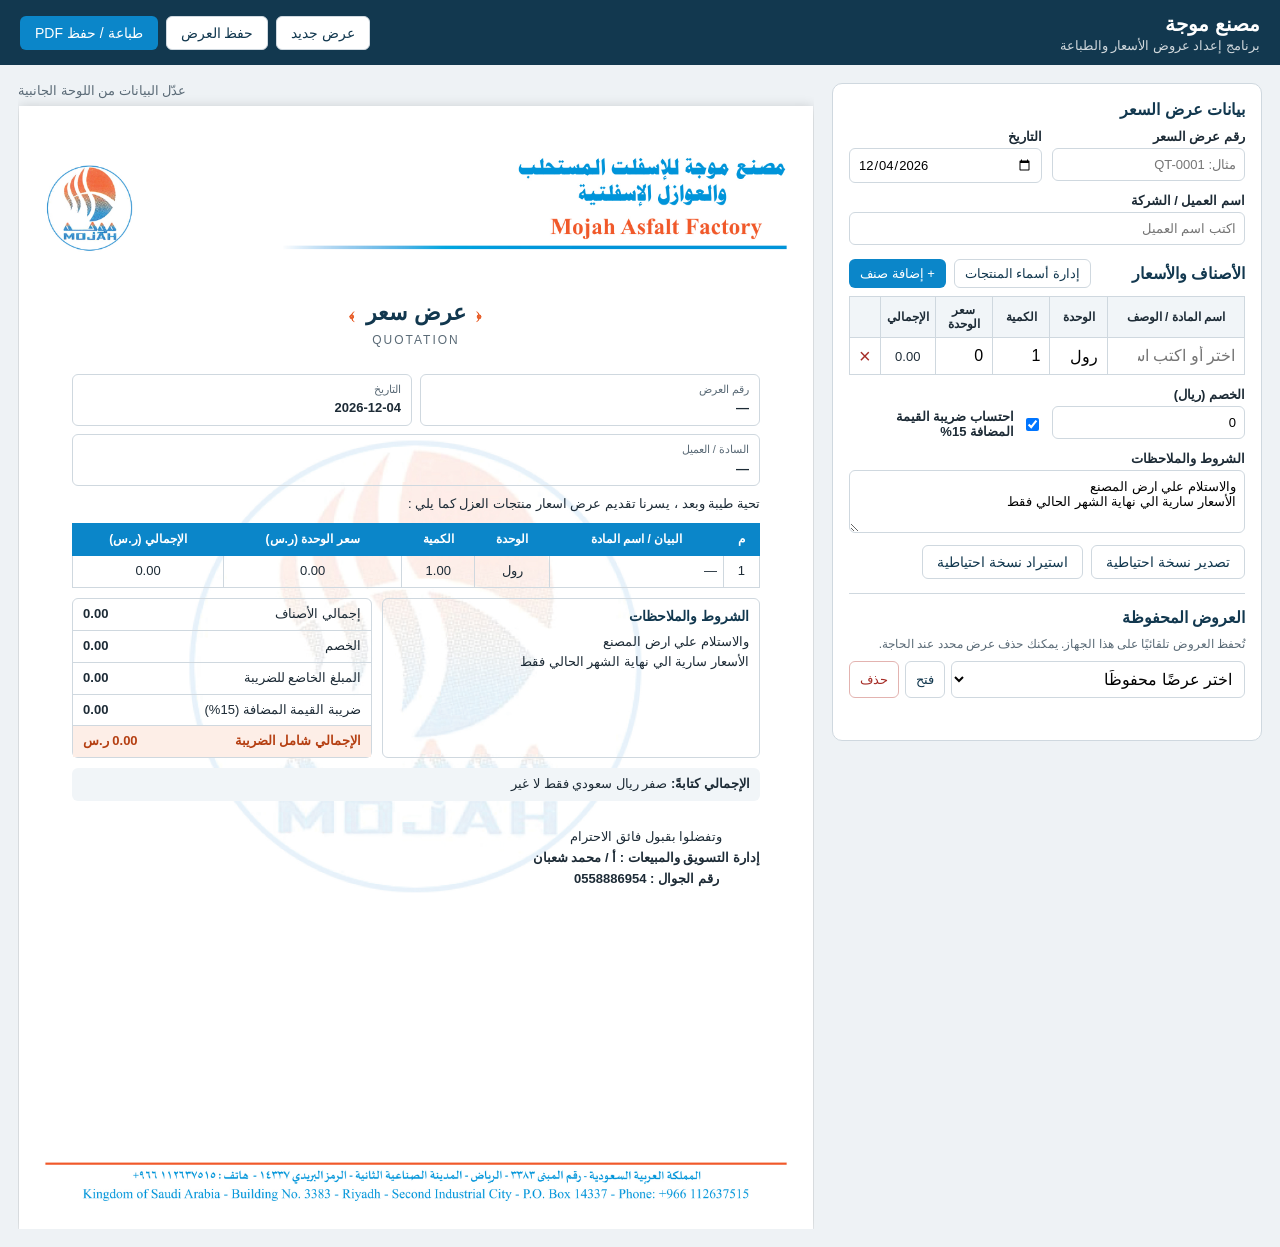
<file: برنامج عرض  اسعار/‏‏عرض اسعار محمد شعبان/index.html>
<!DOCTYPE html>
<html lang="ar" dir="rtl">

<head>
  <meta charset="UTF-8">
  <meta name="viewport" content="width=device-width, initial-scale=1.0">
  <title>عروض أسعار - مصنع موجة</title>
  <link rel="stylesheet" href="style.css">
  <link rel="stylesheet" href="print-letterhead.css">
</head>

<body>
  <header class="topbar no-print">
    <div>
      <h1>مصنع موجة</h1>
      <p>برنامج إعداد عروض الأسعار والطباعة</p>
    </div>
    <div class="top-actions">
      <button class="btn light" id="newQuoteBtn">عرض جديد</button>
      <button class="btn light" id="saveQuoteBtn">حفظ العرض</button>
      <button class="btn primary" id="printBtn">طباعة / حفظ PDF</button>
    </div>
  </header>

  <main class="layout">
    <section class="panel editor no-print">
      <h2>بيانات عرض السعر</h2>
      <div class="form-grid">
        <label>رقم عرض السعر<input id="quoteNo" placeholder="مثال: QT-0001"></label>
        <label>التاريخ<input id="quoteDate" type="date"></label>
        <label class="wide">اسم العميل / الشركة<input id="customer" list="customerCatalog" placeholder="اكتب اسم العميل"></label>
      </div>
      <datalist id="customerCatalog"></datalist>

      <div class="section-head">
        <h2>الأصناف والأسعار</h2>
        <div class="section-actions">
          <button class="btn small light" id="addProductBtn">إدارة أسماء المنتجات</button>
          <button class="btn small primary" id="addItemBtn">+ إضافة صنف</button>
        </div>
      </div>
      <div class="table-wrap">
        <table class="items-editor">
          <thead>
            <tr>
              <th>اسم المادة / الوصف</th>
              <th>الوحدة</th>
              <th>الكمية</th>
              <th>سعر الوحدة</th>
              <th>الإجمالي</th>
              <th></th>
            </tr>
          </thead>
          <tbody id="itemsBody"></tbody>
        </table>
      </div>
      <datalist id="productCatalog"></datalist>
      <dialog id="productDialog" class="product-dialog">
        <div class="product-dialog-head">
          <h2>قائمة أسماء المنتجات</h2>
          <button type="button" class="btn small light" id="closeProductDialogBtn">إغلاق</button>
        </div>
        <form class="product-add-row" id="addProductForm">
          <label>اسم المنتج الجديد<input id="newProductName" autocomplete="off" placeholder="اكتب اسم المنتج"></label>
          <button class="btn small primary" type="submit">إضافة وحفظ</button>
        </form>
        <p class="hint">يمكنك تعديل أي اسم وحفظه، وستظهر المنتجات في قائمة الاختيار.</p>
        <div id="productManagementList" class="product-management-list"></div>
      </dialog>
      <div class="form-grid totals-inputs">
        <label>الخصم (ريال)<input id="discount" type="number" min="0" step="0.01" value="0"></label>
        <label class="check-label"><input id="vatEnabled" type="checkbox" checked> احتساب ضريبة القيمة المضافة
          15%</label>
      </div>
      <label class="notes-label">الشروط والملاحظات<textarea id="terms" rows="3">والاستلام علي ارض المصنع
الأسعار سارية الي نهاية الشهر الحالي فقط</textarea></label>
      <div class="editor-actions">
        <button class="btn light" id="exportBtn">تصدير نسخة احتياطية</button>
        <label class="btn light import-label">استيراد نسخة احتياطية<input id="importFile" type="file" accept=".json"
            hidden></label>
      </div>
      <hr>
      <h2>العروض المحفوظة</h2>
      <p class="hint">تُحفظ العروض تلقائيًا على هذا الجهاز. يمكنك حذف عرض محدد عند الحاجة.</p>
      <div class="saved-row">
        <select id="savedQuotes">
          <option value="">اختر عرضًا محفوظًا</option>
        </select>
        <button class="btn small light" id="loadQuoteBtn">فتح</button>
        <button class="btn small danger" id="deleteQuoteBtn">حذف</button>
      </div>
      <p id="status" class="status" aria-live="polite"></p>
    </section>

    <section class="preview-area">
      <div class="preview-toolbar no-print"><span>   </span><span>عدّل البيانات من اللوحة
          الجانبية</span></div>
      <article class="quotation" id="quotation">
        <div class="brand-head">
          <div class="brand-mark">MOJAH</div>
          <div class="brand-title">
            <h2>مصنع موجة</h2>
            <p>للأسفلت المستحلب والعوازل الإسفلتية</p>
            <p class="english">MOJAH ASPHALT EMULSION &amp; WATERPROOFING FACTORY</p>
          </div>
          <div class="doc-label"><strong><span class="title-ornament" aria-hidden="true">﴿</span> عرض سعر <span
                class="title-ornament" aria-hidden="true">﴾</span></strong><span>QUOTATION</span></div>
        </div>
        <div class="accent-line"></div>
        <div class="quote-meta">
          <div><span>رقم العرض</span><strong id="pQuoteNo">—</strong></div>
          <div><span>التاريخ</span><strong id="pQuoteDate">—</strong></div>
        </div>
        <div class="customer-box">
          <div class="field full"><span>السادة / العميل</span><strong id="pCustomer">—</strong></div>
        </div>
        <p class="greeting">تحية طيبة وبعد ، يسرنا تقديم عرض اسعار منتجات العزل كما يلي :</p>
        <table class="print-items">
          <thead>
            <tr>
              <th class="num">م</th>
              <th>البيان / اسم المادة</th>
              <th>الوحدة</th>
              <th>الكمية</th>
              <th>سعر الوحدة (ر.س)</th>
              <th>الإجمالي (ر.س)</th>
            </tr>
          </thead>
          <tbody id="pItemsBody"></tbody>
        </table>
        <div class="totals-layout">
          <div class="terms-box">
            <h3>الشروط والملاحظات</h3>
            <p id="pTerms"></p>
          </div>
          <div class="summary">
            <div><span>إجمالي الأصناف</span><strong id="pSubtotal">0.00</strong></div>
            <div><span>الخصم</span><strong id="pDiscount">0.00</strong></div>
            <div><span>المبلغ الخاضع للضريبة</span><strong id="pTaxable">0.00</strong></div>
            <div><span>ضريبة القيمة المضافة (15%)</span><strong id="pVat">0.00</strong></div>
            <div class="grand"><span>الإجمالي شامل الضريبة</span><strong id="pGrand">0.00 ر.س</strong></div>
          </div>
          <div class="amount-words"><strong>الإجمالي كتابةً:</strong> <span id="pWords">—</span></div>
        </div>
        <div class="signatures">
          <div>وتفضلوا بقبول فائق الاحترام<br><strong>إدارة التسويق والمبيعات : أ / محمد شعبان</strong><br><strong>رقم الجوال : 0558886954</strong></div>
        </div>
        <footer class="paper-footer"><span>مصنع موجة للأسفلت المستحلب والعوازل الإسفلتية</span><span>عرض أسعار — نسخة
            العميل</span></footer>
      </article>
    </section>
  </main>
  <script src="script.js"></script>
</body>

</html>
</file>
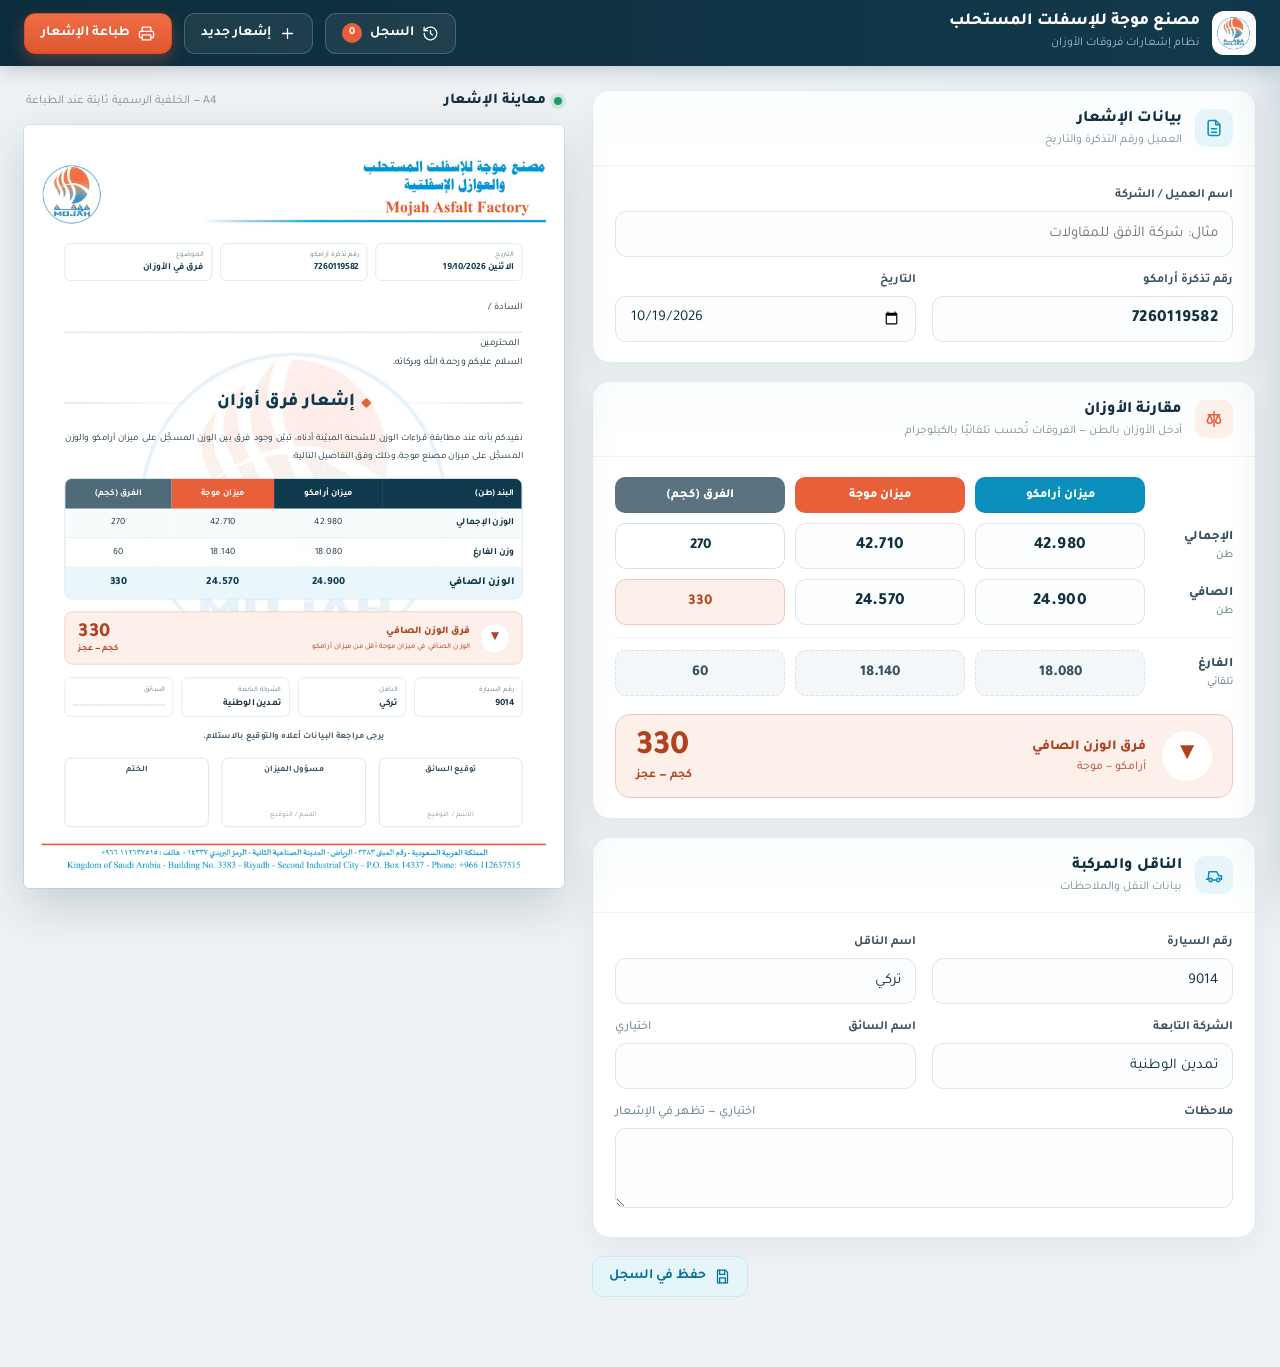
<file: mojah-.html>
<!DOCTYPE html>
<html lang="ar" dir="rtl">
<head>
<meta charset="UTF-8">
<meta name="viewport" content="width=device-width,initial-scale=1">
<title>إشعارات الأوزان | مصنع موجة</title>
<link rel="preconnect" href="https://fonts.googleapis.com">
<link href="https://fonts.googleapis.com/css2?family=Tajawal:wght@400;500;700;800&display=swap" rel="stylesheet">
<style>
:root{
  --ink:#12303f; --ink2:#38525f; --muted:#7b8d97; --line:#e3eaee; --bg:#eef2f5; --card:#fff;
  --blue:#0a8fbd; --blue-soft:#e6f5fa; --orange:#e8603a; --orange-soft:#fdf0eb; --green:#1f9d6b; --green-soft:#e6f6ef;
  --radius:14px; --font:"Tajawal","Segoe UI",Tahoma,Arial,sans-serif;
}
*{box-sizing:border-box}
html,body{margin:0}
body{background:var(--bg);color:var(--ink);font-family:var(--font);font-size:15px;line-height:1.5}
button,input,textarea{font:inherit;color:inherit}
button{cursor:pointer}

/* ---------- app chrome ---------- */
body{background:radial-gradient(1200px 500px at 85% -10%,#dcf0f7 0,transparent 60%),var(--bg)}
.topbar{background:linear-gradient(90deg,#0c2d3c,#12394b);color:#fff;position:sticky;top:0;z-index:10;box-shadow:0 4px 18px #0c2d3c33}
.topbar-in{max-width:1440px;margin:auto;padding:0 24px;height:66px;display:flex;align-items:center;gap:12px}
.logo{width:44px;height:44px;border-radius:12px;background:#fff;display:grid;place-items:center;overflow:hidden;flex:none}
.logo img{width:38px;height:38px;object-fit:contain}
.brand{min-width:0}
.brand b{display:block;font-size:17px;font-weight:800;line-height:1.2;white-space:nowrap;overflow:hidden;text-overflow:ellipsis}
.brand span{font-size:12px;color:#9fc0cf}
.grow{flex:1}
.btn{border:1px solid var(--line);background:#fff;color:var(--ink);border-radius:11px;padding:9px 16px;font-weight:700;font-size:14px;display:inline-flex;align-items:center;gap:8px;transition:.15s;white-space:nowrap}
.btn:hover{box-shadow:0 6px 18px #12303f26;transform:translateY(-1px)}
.btn svg{width:17px;height:17px;flex:none}
.btn.primary{background:linear-gradient(180deg,#ee6d46,#e0562f);border-color:#d94f29;color:#fff;box-shadow:0 6px 16px #e8603a55}
.btn.ghost{background:#ffffff12;border-color:#ffffff30;color:#fff}
.btn.ghost:hover{background:#ffffff22;box-shadow:none}
.btn.soft{background:var(--blue-soft);border-color:#cbe9f3;color:#06739a}
.count{background:var(--orange);color:#fff;font-size:11px;min-width:20px;height:20px;border-radius:99px;display:inline-grid;place-items:center;padding:0 6px}

.layout{max-width:1440px;margin:24px auto 70px;padding:0 24px;display:grid;grid-template-columns:minmax(0,1fr) minmax(0,540px);gap:28px;align-items:start}
.editor{display:grid;gap:18px}
.card{background:var(--card);border:1px solid var(--line);border-radius:18px;box-shadow:0 10px 30px #12303f0d;overflow:hidden}
.card-h{display:flex;align-items:center;gap:13px;padding:16px 22px;background:linear-gradient(180deg,#fafdfe,#fff);border-bottom:1px solid #eef3f5}
.ico{width:38px;height:38px;border-radius:11px;background:var(--blue-soft);color:var(--blue);display:grid;place-items:center;flex:none}
.ico svg{width:20px;height:20px}
.ico.o{background:var(--orange-soft);color:var(--orange)}
.card-h h2{margin:0;font-size:16px;font-weight:800}
.card-h p{margin:0;font-size:12px;color:var(--muted)}
.card-b{padding:20px 22px}
.grid{display:grid;grid-template-columns:repeat(2,minmax(0,1fr));gap:14px 16px}
.grid.three{grid-template-columns:repeat(3,minmax(0,1fr))}
.span2{grid-column:1/-1}
label.f{display:block}
label.f>span{display:flex;justify-content:space-between;font-size:12.5px;font-weight:700;color:var(--ink2);margin-bottom:6px}
label.f>span em{font-style:normal;color:var(--muted);font-weight:500}
input[type=text],input[type=date],textarea{width:100%;height:46px;border:1.5px solid #dbe5ea;border-radius:11px;padding:0 14px;background:#fbfdfe;outline:none;transition:.15s}
textarea{height:80px;padding:11px 14px;resize:vertical}
input:hover,textarea:hover{border-color:#bfd3dc}
input:focus,textarea:focus{border-color:var(--blue);background:#fff;box-shadow:0 0 0 4px #0a8fbd1f}
input.num-in{direction:ltr;text-align:center;font-variant-numeric:tabular-nums;font-weight:800;font-size:17px;letter-spacing:.3px}

/* weights board */
.board{display:grid;grid-template-columns:78px repeat(3,minmax(0,1fr));gap:10px;align-items:center}
.board .h{font-size:12.5px;font-weight:800;text-align:center;padding:9px 6px;border-radius:10px;color:#fff}
.board .h.a{background:var(--blue)}.board .h.m{background:var(--orange)}.board .h.d{background:#5b7380}
.board .rl{font-size:13px;font-weight:800;color:var(--ink2)}
.board .rl small{display:block;font-weight:500;color:var(--muted);font-size:11px}
.cell{height:46px;border-radius:11px;background:#f3f7f9;border:1.5px dashed #d5e1e7;display:grid;place-items:center;font-weight:800;direction:ltr;font-variant-numeric:tabular-nums;color:var(--ink2);font-size:15px}
.cell.d{background:#fff;border-style:solid;color:var(--ink)}
.cell.hot{background:var(--orange-soft);border-color:#f3c9b9;color:#b94a28}
.cell.cool{background:var(--blue-soft);border-color:#b7dfee;color:#06739a}
.cell.ok{background:var(--green-soft);border-color:#b6e2cf;color:#157a52}
.board .sep{grid-column:1/-1;height:1px;background:#eef3f5;margin:2px 0}
.result{margin-top:18px;border-radius:15px;padding:16px 20px;display:flex;align-items:center;gap:16px;border:1.5px solid}
.result .badge{width:50px;height:50px;border-radius:50%;display:grid;place-items:center;font-size:24px;font-weight:800;flex:none;background:#fff}
.result .lbl{font-size:14px;font-weight:800;flex:1}
.result .lbl small{display:block;font-weight:500;opacity:.8;font-size:12px}
.result .val{font-size:34px;font-weight:800;line-height:1;text-align:left}
.result .val small{display:block;font-size:12px;font-weight:700;margin-top:4px}
.result.short{background:var(--orange-soft);border-color:#f3c9b9;color:#b0431f}
.result.over{background:var(--blue-soft);border-color:#b7dfee;color:#06688c}
.result.zero{background:var(--green-soft);border-color:#b6e2cf;color:#157a52}

/* drawer */
.scrim{position:fixed;inset:0;background:#0c2d3c66;backdrop-filter:blur(2px);opacity:0;pointer-events:none;transition:.2s;z-index:30}
.drawer{position:fixed;top:0;bottom:0;inset-inline-start:0;width:min(440px,92vw);background:#fff;z-index:31;transform:translateX(105%);transition:.25s;display:flex;flex-direction:column;box-shadow:-20px 0 50px #0c2d3c33}
body.hist .scrim{opacity:1;pointer-events:auto}
body.hist .drawer{transform:none}
.drawer-h{display:flex;align-items:center;gap:12px;padding:18px 20px;border-bottom:1px solid var(--line)}
.drawer-h h2{margin:0;flex:1;font-size:17px;font-weight:800}
.drawer-h p{margin:0;font-size:12px;color:var(--muted)}
.history{flex:1;overflow:auto;padding:10px}
.h-item{display:flex;align-items:center;gap:12px;padding:13px 14px;border:1px solid var(--line);border-radius:13px;margin:8px 4px;cursor:pointer;transition:.15s}
.h-item:hover{border-color:#9fd3e6;box-shadow:0 6px 18px #12303f14;transform:translateY(-1px)}
.h-item .t{flex:1;min-width:0}
.h-item .t b{display:block;font-size:14px;white-space:nowrap;overflow:hidden;text-overflow:ellipsis}
.h-item .t span{font-size:12px;color:var(--muted)}
.chip{font-size:12px;font-weight:800;padding:4px 11px;border-radius:99px;white-space:nowrap}
.chip.short{background:var(--orange-soft);color:#b94a28}.chip.over{background:var(--blue-soft);color:#06739a}.chip.zero{background:var(--green-soft);color:#157a52}
.x{border:0;background:none;color:#a5b3ba;font-size:20px;line-height:1;padding:6px 9px;border-radius:9px}
.x:hover{background:#fdecec;color:#d23}
.empty{padding:40px 24px;text-align:center;color:var(--muted);font-size:14px}

.preview{position:sticky;top:84px}
.preview-h{display:flex;align-items:center;justify-content:space-between;margin:0 2px 12px}
.preview-h h2{margin:0;font-size:15px;font-weight:800;display:flex;align-items:center;gap:8px}
.preview-h h2:before{content:"";width:8px;height:8px;border-radius:50%;background:var(--green);box-shadow:0 0 0 4px #1f9d6b22}
.preview-h span{font-size:12px;color:var(--muted)}
.stage{width:100%;overflow:hidden;border-radius:6px;box-shadow:0 18px 50px #12303f2e;background:#fff;outline:1px solid #12303f14}

/* ---------- the paper (A4, fixed letterhead) ---------- */
.paper{position:relative;width:210mm;height:297mm;background:#fff;overflow:hidden;transform-origin:top right;direction:rtl;
  -webkit-print-color-adjust:exact;print-color-adjust:exact}
.paper .bg{position:absolute;inset:0;width:100%;height:100%;object-fit:fill;z-index:0}
.body{position:absolute;z-index:1;top:46mm;bottom:24mm;right:16mm;left:16mm;display:flex;flex-direction:column;color:#16323f;font-size:10.5pt;line-height:1.6}
.refbar{display:grid;grid-template-columns:1fr 1fr 1fr;gap:3mm}
.ref{border:1px solid #d3e3ea;border-radius:2.2mm;padding:1.8mm 3mm;background:#ffffffd9}
.ref span{display:block;font-size:8pt;color:#6a808b}
.ref b{font-size:10.5pt;color:#0f3a4d}
.greet{margin-top:6mm;font-size:11pt;line-height:1.9}
.greet b{font-size:12.5pt;color:#0f3a4d}
.title{display:flex;align-items:center;gap:4mm;margin:6mm 0 5mm}
.title:before,.title:after{content:"";flex:1;height:1px;background:linear-gradient(90deg,transparent,#9cc9da)}
.title:after{background:linear-gradient(270deg,transparent,#9cc9da)}
.title h1{margin:0;font-size:20pt;font-weight:800;color:#0f3a4d;display:flex;align-items:center;gap:3mm}
.title h1:before{content:"";width:3mm;height:3mm;background:#e8603a;transform:rotate(45deg);border-radius:.6mm}
.intro{margin:0 0 5mm;text-align:justify;line-height:1.85}
table.w{width:100%;border-collapse:separate;border-spacing:0;border:1px solid #c9dce5;border-radius:3mm;overflow:hidden;font-size:10.5pt;background:#ffffffee}
table.w th,table.w td{padding:2.6mm 3mm;text-align:center;border-bottom:1px solid #e3edf1}
table.w tr:last-child td{border-bottom:0}
table.w thead th{background:#0f3a4d;color:#fff;font-weight:700;font-size:10pt;border:0;padding:3mm}
table.w thead th.o{background:#e8603a}
table.w thead th.g{background:#4f6b79}
table.w td:first-child,table.w th:first-child{text-align:right;font-weight:700}
table.w tbody tr:nth-child(odd) td{background:#f8fbfc}
table.w tr.net td{background:#e9f6fb!important;font-weight:800;font-size:12pt;color:#0f3a4d}
.ltr{direction:ltr;unicode-bidi:isolate;display:inline-block}
.verdict{margin-top:5mm;display:flex;align-items:center;gap:4mm;padding:4mm 5mm;border-radius:3mm;border:1.2px solid;-webkit-print-color-adjust:exact;print-color-adjust:exact}
.verdict .ic{width:11mm;height:11mm;border-radius:50%;background:#fff;display:grid;place-items:center;font-size:15pt;font-weight:800;flex:none}
.verdict .l{flex:1;font-weight:800;font-size:11.5pt}
.verdict .l small{display:block;font-weight:500;font-size:8.5pt;opacity:.85}
.verdict .r{font-size:22pt;font-weight:800;line-height:1;text-align:left}
.verdict .r small{display:block;font-size:9.5pt;font-weight:700;margin-top:1mm}
.verdict.short{background:#fdf0eb;border-color:#f0bfad;color:#b0431f}
.verdict.over{background:#e6f5fa;border-color:#acd9ea;color:#06688c}
.verdict.zero{background:#e6f6ef;border-color:#aedfc9;color:#157a52}
.info{margin-top:5mm;display:grid;grid-template-columns:repeat(4,1fr);gap:3mm}
.tile{border:1px solid #d3e3ea;border-radius:2.4mm;padding:2.2mm 3mm;background:#ffffffd9;min-width:0}
.tile span{display:block;font-size:8pt;color:#6a808b}
.tile b{display:block;font-size:10.5pt;color:#16323f;min-height:1.5em;word-break:break-word}
.blank{display:block;border-bottom:1px dotted #8aa0aa;height:1.3em}
.notes{margin-top:4.5mm;font-size:10pt;padding:3mm 4mm;background:#f6fafb;border-right:3px solid #0a8fbd;border-radius:1.5mm;white-space:pre-wrap}
.notes b{display:block;font-size:8.5pt;color:#0a8fbd;margin-bottom:.5mm}
.ask{margin-top:5mm;text-align:center;font-weight:700;color:#4b6471;font-size:10pt}
.sigs{margin-top:auto;display:grid;grid-template-columns:repeat(3,1fr);gap:5mm}
.sig{border:1px solid #c9dce5;border-radius:2.5mm;height:27mm;padding:2mm 3mm;text-align:center;font-size:9.5pt;font-weight:700;color:#38525f;background:#ffffffd9;display:flex;flex-direction:column}
.sig i{flex:1}
.sig small{font-weight:400;font-size:8pt;color:#8a9ca5}

/* ---------- toast ---------- */
.toast{position:fixed;bottom:24px;left:50%;transform:translate(-50%,14px);background:var(--ink);color:#fff;padding:12px 22px;border-radius:12px;font-weight:700;font-size:14px;opacity:0;pointer-events:none;transition:.22s;z-index:50;box-shadow:0 10px 30px #0c2d3c55}
.toast.on{opacity:1;transform:translate(-50%,0)}

@media(max-width:1100px){
  .layout{grid-template-columns:1fr}
  .preview{position:static;max-width:640px;width:100%;margin:auto}
}
@media(max-width:620px){
  .topbar-in{padding:0 12px;height:58px;gap:8px}
  .brand span{display:none}.brand b{font-size:14px}
  .btn .t{display:none}.btn{padding:9px 11px}
  .layout{padding:0 12px;margin-top:14px}
  .card-b{padding:14px}.card-h{padding:13px 14px}
  .grid,.grid.three{grid-template-columns:1fr}
  .board{grid-template-columns:54px repeat(3,minmax(0,1fr));gap:6px}
  .board .h{font-size:11px;padding:7px 2px}.board .rl{font-size:11.5px}
  input.num-in{font-size:14px;padding:0 4px;height:42px}.cell{height:42px;font-size:13px}
  .result .val{font-size:26px}.result .badge{width:40px;height:40px;font-size:20px}
}

/* ---------- print: ONLY the paper, letterhead locked to the sheet ---------- */
@page{size:A4 portrait;margin:0}
@media print{
  html,body{width:210mm;height:297mm;margin:0!important;padding:0!important;background:#fff!important;overflow:hidden}
  .noprint,.toast,.drawer,.scrim{display:none!important}
  .layout{display:block;margin:0;padding:0;max-width:none}
  .preview{position:static;width:210mm!important;max-width:none!important;margin:0!important}
  .stage{width:210mm!important;height:296.6mm!important;box-shadow:none;outline:0;border-radius:0;overflow:hidden}
  .paper{transform:none!important;height:296.6mm;box-shadow:none;break-inside:avoid;page-break-inside:avoid}
}
</style>
</head>
<body>

<header class="topbar noprint"><div class="topbar-in">
  <div class="logo"><img src="[data-uri]" alt=""></div>
  <div class="brand"><b>مصنع موجة للإسفلت المستحلب</b><span>نظام إشعارات فروقات الأوزان</span></div>
  <div class="grow"></div>
  <button class="btn ghost" id="btnHist"><svg viewBox="0 0 24 24" fill="none" stroke="currentColor" stroke-width="1.8" stroke-linecap="round" stroke-linejoin="round"><path d="M3 12a9 9 0 1 0 3-6.7L3 8"/><path d="M3 3v5h5M12 8v4l3 2"/></svg><span class="t">السجل</span><span class="count" id="histCount">0</span></button>
  <button class="btn ghost" id="btnNew"><svg viewBox="0 0 24 24" fill="none" stroke="currentColor" stroke-width="1.8" stroke-linecap="round" stroke-linejoin="round"><path d="M12 5v14M5 12h14"/></svg><span class="t">إشعار جديد</span></button>
  <button class="btn primary" id="btnPrint"><svg viewBox="0 0 24 24" fill="none" stroke="currentColor" stroke-width="1.8" stroke-linecap="round" stroke-linejoin="round"><path d="M6 9V3h12v6M6 18H4a2 2 0 0 1-2-2v-5a2 2 0 0 1 2-2h16a2 2 0 0 1 2 2v5a2 2 0 0 1-2 2h-2"/><path d="M6 14h12v7H6z"/></svg><span class="t">طباعة الإشعار</span></button>
</div></header>

<main class="layout">
<section class="editor noprint">

  <article class="card">
    <div class="card-h"><div class="ico"><svg viewBox="0 0 24 24" fill="none" stroke="currentColor" stroke-width="1.8" stroke-linecap="round" stroke-linejoin="round"><path d="M14 3H7a2 2 0 0 0-2 2v14a2 2 0 0 0 2 2h10a2 2 0 0 0 2-2V8z"/><path d="M14 3v5h5M9 13h6M9 17h6"/></svg></div><div><h2>بيانات الإشعار</h2><p>العميل ورقم التذكرة والتاريخ</p></div></div>
    <div class="card-b"><div class="grid">
      <label class="f span2"><span>اسم العميل / الشركة</span><input type="text" data-k="client" list="dl-client" placeholder="مثال: شركة الأفق للمقاولات"></label>
      <label class="f"><span>رقم تذكرة أرامكو</span><input type="text" data-k="ticket" class="num-in" inputmode="numeric" style="text-align:right"></label>
      <label class="f"><span>التاريخ</span><input type="date" data-k="date"></label>
    </div></div>
  </article>

  <article class="card">
    <div class="card-h"><div class="ico o"><svg viewBox="0 0 24 24" fill="none" stroke="currentColor" stroke-width="1.8" stroke-linecap="round" stroke-linejoin="round"><path d="M12 3v18M5 7h14M7 7l-3 7a3 3 0 0 0 6 0zM17 7l-3 7a3 3 0 0 0 6 0z"/></svg></div><div><h2>مقارنة الأوزان</h2><p>أدخل الأوزان بالطن — الفروقات تُحسب تلقائيًا بالكيلوجرام</p></div></div>
    <div class="card-b">
      <div class="board">
        <div></div><div class="h a">ميزان أرامكو</div><div class="h m">ميزان موجة</div><div class="h d">الفرق (كجم)</div>
        <div class="rl">الإجمالي<small>طن</small></div>
        <input type="text" data-k="aG" class="num-in" inputmode="decimal" placeholder="0.000">
        <input type="text" data-k="mG" class="num-in" inputmode="decimal" placeholder="0.000">
        <div class="cell d" id="e-dG">—</div>
        <div class="rl">الصافي<small>طن</small></div>
        <input type="text" data-k="aN" class="num-in" inputmode="decimal" placeholder="0.000">
        <input type="text" data-k="mN" class="num-in" inputmode="decimal" placeholder="0.000">
        <div class="cell d" id="e-dN">—</div>
        <div class="sep"></div>
        <div class="rl">الفارغ<small>تلقائي</small></div>
        <div class="cell" id="tareA">—</div><div class="cell" id="tareM">—</div><div class="cell" id="e-dT">—</div>
      </div>
      <div class="result zero" id="resBox"><div class="badge" id="resIc">✓</div><div class="lbl">فرق الوزن الصافي<small>أرامكو − موجة</small></div><div class="val" id="resVal">—</div></div>
    </div>
  </article>

  <article class="card">
    <div class="card-h"><div class="ico"><svg viewBox="0 0 24 24" fill="none" stroke="currentColor" stroke-width="1.8" stroke-linecap="round" stroke-linejoin="round"><path d="M3 17h2l1-9h9l3 5h3v4h-2"/><circle cx="8" cy="18" r="2"/><circle cx="17" cy="18" r="2"/><path d="M10 18h5"/></svg></div><div><h2>الناقل والمركبة</h2><p>بيانات النقل والملاحظات</p></div></div>
    <div class="card-b"><div class="grid">
      <label class="f"><span>رقم السيارة</span><input type="text" data-k="vehicle"></label>
      <label class="f"><span>اسم الناقل</span><input type="text" data-k="carrier" list="dl-carrier"></label>
      <label class="f"><span>الشركة التابعة</span><input type="text" data-k="company" list="dl-company"></label>
      <label class="f"><span>اسم السائق <em>اختياري</em></span><input type="text" data-k="driver"></label>
      <label class="f span2"><span>ملاحظات <em>اختياري — تظهر في الإشعار</em></span><textarea data-k="notes"></textarea></label>
    </div></div>
  </article>

  <div style="display:flex;gap:12px;justify-content:flex-end;flex-wrap:wrap">
    <button class="btn soft" id="btnSave"><svg viewBox="0 0 24 24" fill="none" stroke="currentColor" stroke-width="1.8" stroke-linecap="round" stroke-linejoin="round"><path d="M5 3h11l3 3v15H5z"/><path d="M8 3v6h7V3M8 21v-7h8v7"/></svg>حفظ في السجل</button>
  </div>
  <datalist id="dl-client"></datalist><datalist id="dl-company"></datalist><datalist id="dl-carrier"></datalist>
</section>

<aside class="preview">
  <div class="preview-h noprint"><h2>معاينة الإشعار</h2><span>A4 — الخلفية الرسمية ثابتة عند الطباعة</span></div>
  <div class="stage" id="stage">
    <div class="paper" id="paper">
      <img class="bg" src="[data-uri]" alt="">
      <div class="body">
        <div class="refbar">
          <div class="ref"><span>التاريخ</span><b id="p-date"></b></div>
          <div class="ref"><span>رقم تذكرة أرامكو</span><b id="p-ticket"></b></div>
          <div class="ref"><span>الموضوع</span><b>فرق في الأوزان</b></div>
        </div>
        <div class="greet">السادة / <b id="p-client"></b> &nbsp;المحترمين<br>السلام عليكم ورحمة الله وبركاته،</div>
        <div class="title"><h1>إشعار فرق أوزان</h1></div>
        <p class="intro">نفيدكم بأنه عند مطابقة قراءات الوزن للشحنة المبيّنة أدناه، تبيّن وجود فرق بين الوزن المسجَّل على ميزان أرامكو والوزن المسجَّل على ميزان مصنع موجة، وذلك وفق التفاصيل التالية:</p>
        <table class="w">
          <thead><tr><th>البند (طن)</th><th>ميزان أرامكو</th><th class="o">ميزان موجة</th><th class="g">الفرق (كجم)</th></tr></thead>
          <tbody>
            <tr><td>الوزن الإجمالي</td><td id="t-aG"></td><td id="t-mG"></td><td id="t-dG"></td></tr>
            <tr><td>وزن الفارغ</td><td id="t-aT"></td><td id="t-mT"></td><td id="t-dT"></td></tr>
            <tr class="net"><td>الوزن الصافي</td><td id="t-aN"></td><td id="t-mN"></td><td id="t-dN"></td></tr>
          </tbody>
        </table>
        <div class="verdict zero" id="p-verdict"><div class="ic" id="p-ic">✓</div><div class="l">فرق الوزن الصافي<small id="p-vsub"></small></div><div class="r" id="p-vval"></div></div>
        <div class="info">
          <div class="tile"><span>رقم السيارة</span><b id="p-vehicle"></b></div>
          <div class="tile"><span>الناقل</span><b id="p-carrier"></b></div>
          <div class="tile"><span>الشركة التابعة</span><b id="p-company"></b></div>
          <div class="tile"><span>السائق</span><b id="p-driver"></b></div>
        </div>
        <div class="notes" id="p-notes" hidden><b>ملاحظات</b><span id="p-notes-t"></span></div>
        <div class="ask">يرجى مراجعة البيانات أعلاه والتوقيع بالاستلام.</div>
        <div class="sigs"><div class="sig">توقيع السائق<i></i><small>الاسم / التوقيع</small></div><div class="sig">مسؤول الميزان<i></i><small>الاسم / التوقيع</small></div><div class="sig">الختم<i></i></div></div>
      </div>
    </div>
  </div>
</aside>
</main>

<div class="scrim noprint" id="scrim"></div>
<aside class="drawer noprint" id="drawer">
  <div class="drawer-h"><div style="flex:1"><h2>سجل الإشعارات</h2><p>المحفوظة على هذا الجهاز — اضغط على أي إشعار لفتحه</p></div><button class="x" id="histClose" title="إغلاق">×</button></div>
  <div class="history" id="history"></div>
</aside>
<div class="toast" id="toast"></div>

<script>
const KEYS=['client','ticket','aG','aN','mG','mN','vehicle','company','carrier','driver','date','notes'];
const SAMPLE={client:'',ticket:'7260119582',aG:'42.980',aN:'24.900',mG:'42.710',mN:'24.570',vehicle:'9014',company:'تمدين الوطنية',carrier:'تركي',driver:'',date:'2026-10-19',notes:''};
const DRAFT='mojah-draft-v2',HIST='mojah-history-v2';
const $=s=>document.querySelector(s), $$=s=>[...document.querySelectorAll(s)];
const inputs=Object.fromEntries($$('[data-k]').map(e=>[e.dataset.k,e]));

const store={
  get(k,d){try{const v=localStorage.getItem(k);return v?JSON.parse(v):d}catch{return d}},
  set(k,v){try{localStorage.setItem(k,JSON.stringify(v))}catch{}}
};
const today=()=>{const d=new Date();return d.getFullYear()+'-'+String(d.getMonth()+1).padStart(2,'0')+'-'+String(d.getDate()).padStart(2,'0')};
const blankData=()=>({...Object.fromEntries(KEYS.map(k=>[k,''])),date:today()});

// Arabic-Indic digits / Arabic decimal separators -> normal numbers
const norm=s=>String(s).replace(/[٠-٩]/g,d=>'٠١٢٣٤٥٦٧٨٩'.indexOf(d)).replace(/[۰-۹]/g,d=>'۰۱۲۳۴۵۶۷۸۹'.indexOf(d)).replace(/[٫,،]/g,'.').replace(/[^\d.\-]/g,'');
const num=s=>{const n=parseFloat(norm(s));return isFinite(n)?n:null};
const has=s=>num(s)!==null;
const fmt3=n=>n.toLocaleString('en-US',{minimumFractionDigits:3,maximumFractionDigits:3});
const fmtKg=n=>Math.abs(n).toLocaleString('en-US');

let data=Object.assign(blankData(),store.get(DRAFT,SAMPLE));

function read(){KEYS.forEach(k=>data[k]=inputs[k].value)}
function write(){KEYS.forEach(k=>inputs[k].value=data[k]??'')}

function calc(d){
  const aG=num(d.aG),aN=num(d.aN),mG=num(d.mG),mN=num(d.mN);
  const aT=aG!==null&&aN!==null?aG-aN:null, mT=mG!==null&&mN!==null?mG-mN:null;
  const kg=(x,y)=>x!==null&&y!==null?Math.round((x-y)*1000):null;
  const dN=kg(aN,mN);
  const state=dN===null||dN===0?'zero':dN>0?'short':'over';
  const text={zero:dN===null?'—':'لا يوجد فرق',short:'عجز',over:'زيادة'}[state];
  const sub={zero:'',short:'الوزن الصافي في ميزان موجة أقل من ميزان أرامكو',over:'الوزن الصافي في ميزان موجة أكثر من ميزان أرامكو'}[state];
  return {aG,aN,mG,mN,aT,mT,dG:kg(aG,mG),dT:kg(aT,mT),dN,state,text,sub};
}
const ds=(n,f)=>n===null?'—':f(n);
const ltr=t=>`<span class="ltr">${t}</span>`;

function fmtDate(iso){
  if(!iso)return '';
  const [y,m,d]=iso.split('-');if(!y||!m||!d)return iso;
  let wd='';try{wd=new Date(+y,+m-1,+d).toLocaleDateString('ar-SA',{weekday:'long'})+' '}catch{}
  return wd+`${d}/${m}/${y}`;
}
function setField(id,val){
  const el=document.getElementById(id);
  if(val&&String(val).trim()){el.textContent=val}else{el.innerHTML='<span class="blank"></span>'}
}

function render(){
  const c=calc(data);
  // editor
  $('#tareA').textContent=ds(c.aT,fmt3);$('#tareM').textContent=ds(c.mT,fmt3);
  $('#e-dG').textContent=ds(c.dG,fmtKg);$('#e-dT').textContent=ds(c.dT,fmtKg);
  const eN=$('#e-dN');eN.textContent=ds(c.dN,fmtKg);eN.className='cell d '+({short:'hot',over:'cool',zero:c.dN===0?'ok':''}[c.state]);
  const rb=$('#resBox');rb.className='result '+c.state;
  const IC_={short:'▼',over:'▲',zero:'✓'};
  $('#resIc').textContent=c.dN===null?'–':IC_[c.state];
  $('#resVal').innerHTML=c.dN===null?'—':c.dN===0?'لا فرق':`${fmtKg(c.dN)}<small>كجم — ${c.text}</small>`;
  $('#p-ic').textContent=c.dN===null?'–':IC_[c.state];
  // paper
  setField('p-date',fmtDate(data.date));
  setField('p-ticket',data.ticket);
  setField('p-client',data.client);
  setField('p-vehicle',data.vehicle);setField('p-carrier',data.carrier);
  setField('p-company',data.company);setField('p-driver',data.driver);
  const setT=(id,v,f)=>document.getElementById(id).innerHTML=v===null?'—':ltr(f(v));
  setT('t-aG',c.aG,fmt3);setT('t-mG',c.mG,fmt3);setT('t-dG',c.dG,fmtKg);
  setT('t-aT',c.aT,fmt3);setT('t-mT',c.mT,fmt3);setT('t-dT',c.dT,fmtKg);
  setT('t-aN',c.aN,fmt3);setT('t-mN',c.mN,fmt3);setT('t-dN',c.dN,fmtKg);
  $('#p-verdict').className='verdict '+c.state;
  $('#p-vsub').textContent=c.sub;
  $('#p-vval').innerHTML=c.dN===null?'—':c.dN===0?'لا يوجد فرق':`${ltr(fmtKg(c.dN))}<small>كجم — ${c.text}</small>`;
  const n=$('#p-notes');n.hidden=!data.notes.trim();$('#p-notes-t').textContent=data.notes.trim();
  store.set(DRAFT,data);
  fit();
}

/* scale the A4 sheet to the preview width (screen only) */
function fit(){
  const stage=$('#stage'),paper=$('#paper');
  const w=stage.clientWidth, pw=210*96/25.4, ph=297*96/25.4, s=Math.min(1,w/pw);
  paper.style.transform=`scale(${s})`;
  paper.style.marginInlineStart=0;
  stage.style.height=(ph*s)+'px';
}
addEventListener('resize',fit);
addEventListener('beforeprint',()=>{$('#paper').style.transform='none';$('#stage').style.height='';});
addEventListener('afterprint',fit);

/* history */
function loadHist(){return store.get(HIST,[])}
function summary(d){const c=calc(d);return {c, label:c.dN===null?'—':c.dN===0?'لا فرق':fmtKg(c.dN)+' كجم '+c.text}}
function renderHist(){
  const list=loadHist(),box=$('#history');$('#histCount').textContent=list.length;
  if(!list.length){box.innerHTML='<div class="empty">لا توجد إشعارات محفوظة بعد. اضغط «حفظ في السجل» بعد إدخال البيانات.</div>';}
  else{
    box.innerHTML='';
    list.forEach(it=>{
      const s=summary(it.data),row=document.createElement('div');row.className='h-item';
      const t=document.createElement('div');t.className='t';
      const b=document.createElement('b');b.textContent=it.data.client||'بدون اسم عميل';
      const sp=document.createElement('span');sp.textContent=[it.data.ticket&&('تذكرة '+it.data.ticket),it.data.vehicle&&('سيارة '+it.data.vehicle),it.data.date&&it.data.date.split('-').reverse().join('/')].filter(Boolean).join(' · ');
      t.append(b,sp);
      const chip=document.createElement('span');chip.className='chip '+s.c.state;chip.textContent=s.label;
      const x=document.createElement('button');x.className='x';x.title='حذف';x.textContent='×';
      x.onclick=e=>{e.stopPropagation();if(confirm('حذف هذا الإشعار من السجل؟')){store.set(HIST,loadHist().filter(h=>h.id!==it.id));renderHist();}};
      row.onclick=()=>{data=Object.assign(blankData(),it.data);write();render();toast('تم تحميل الإشعار');document.body.classList.remove('hist');window.scrollTo({top:0,behavior:'smooth'})};
      row.append(t,chip,x);box.append(row);
    });
  }
  // suggestions
  const fill=(id,key)=>{const vals=[...new Set(list.map(i=>i.data[key]).concat(key==='company'?[SAMPLE.company]:key==='carrier'?[SAMPLE.carrier]:[]).filter(v=>v&&v.trim()))];
    $(id).innerHTML='';vals.forEach(v=>{const o=document.createElement('option');o.value=v;$(id).append(o)})};
  fill('#dl-client','client');fill('#dl-company','company');fill('#dl-carrier','carrier');
}
function toast(msg){const t=$('#toast');t.textContent=msg;t.classList.add('on');clearTimeout(toast.t);toast.t=setTimeout(()=>t.classList.remove('on'),1700)}

/* events */
Object.values(inputs).forEach(el=>el.addEventListener('input',()=>{read();render()}));
$('#btnPrint').onclick=()=>{read();
  const miss=[];if(!data.client.trim())miss.push('اسم العميل');if(!has(data.aN)||!has(data.mN))miss.push('الأوزان الصافية');
  if(miss.length&&!confirm('بيانات ناقصة: '+miss.join('، ')+'\nسيُطبع الإشعار بحقول فارغة. هل تريد المتابعة؟'))return;
  window.print()};
$('#btnSave').onclick=()=>{read();
  const list=loadHist(),key=(data.ticket||'').trim();
  const existing=key?list.findIndex(i=>(i.data.ticket||'').trim()===key):-1;
  const item={id:existing>=0?list[existing].id:Date.now().toString(36),saved:Date.now(),data:{...data}};
  if(existing>=0)list.splice(existing,1);
  list.unshift(item);store.set(HIST,list.slice(0,200));renderHist();
  toast(existing>=0?'تم تحديث الإشعار في السجل':'تم الحفظ في السجل');
};
$('#btnNew').onclick=()=>{read();
  if(KEYS.some(k=>k!=='date'&&data[k])&&!confirm('بدء إشعار جديد؟ (المسودة الحالية ستُمسح، احفظها في السجل أولًا إن أردت)'))return;
  data=blankData();write();render();inputs.client.focus()};

$('#btnHist').onclick=()=>document.body.classList.add('hist');
$('#scrim').onclick=$('#histClose').onclick=()=>document.body.classList.remove('hist');
addEventListener('keydown',e=>{if(e.key==='Escape')document.body.classList.remove('hist')});
write();renderHist();render();
document.fonts&&document.fonts.ready.then(fit);
</script>
</body>
</html>
</file>
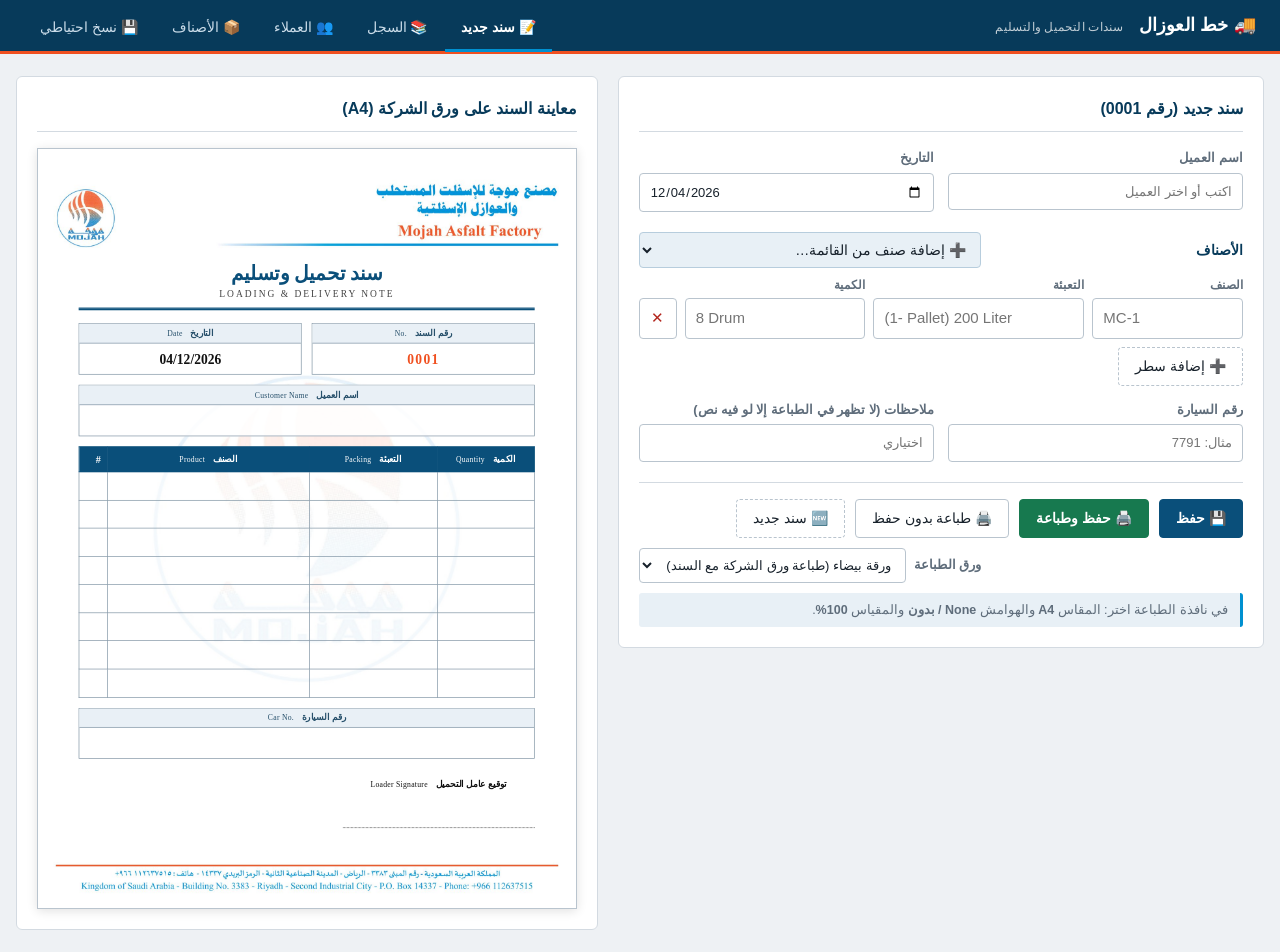
<file: برنامج  خط_العوزال.html>
<!doctype html>
<html lang="ar" dir="rtl">
<head>
<meta charset="utf-8">
<meta name="viewport" content="width=device-width, initial-scale=1">
<title>خط العوزال - سندات التحميل</title>
<style>
:root{
  --bg:#eef1f4; --card:#fff; --ink:#17212b; --muted:#5f6d7b; --line:#d3dae1; --line2:#b9c4ce;
  --brand:#0a4f7a; --brand-d:#073a5a; --blue:#0090d0; --orange:#f05020;
  --ok:#17794f; --danger:#b3261e; --soft:#e8f0f6;
  --radius:6px;
}
*{box-sizing:border-box}
html,body{margin:0}
body{font-family:"Segoe UI",Tahoma,"Noto Naskh Arabic",Arial,sans-serif;background:var(--bg);color:var(--ink);font-size:15px;line-height:1.5;font-variant-numeric:tabular-nums}
h1,h2,h3{margin:0}

/* ===== الشريط العلوي ===== */
.top{background:var(--brand-d);color:#fff;padding:0 24px;display:flex;flex-wrap:wrap;gap:6px 24px;align-items:center;justify-content:space-between;position:sticky;top:0;z-index:5;border-bottom:3px solid var(--orange)}
.top h1{font-size:18px;font-weight:700;padding:12px 0;letter-spacing:.2px}
.top h1 small{font-size:12px;font-weight:400;opacity:.75;margin-inline-start:10px}
#tabs{display:flex;flex-wrap:wrap;gap:2px}
#tabs button{background:transparent;color:#c9dbe8;border:0;border-bottom:3px solid transparent;padding:14px 16px 11px;margin-bottom:-3px;cursor:pointer;font:inherit;font-size:14px}
#tabs button:hover{color:#fff;background:rgba(255,255,255,.06)}
#tabs button.active{color:#fff;font-weight:700;border-bottom-color:var(--blue)}

main{max-width:1300px;margin:22px auto;padding:0 16px}
.tab{display:none}.tab.active{display:block}
.card{background:var(--card);border:1px solid var(--line);border-radius:var(--radius);padding:20px}
.card h2{font-size:16px;margin-bottom:16px;color:var(--brand-d);padding-bottom:10px;border-bottom:1px solid var(--line);display:flex;align-items:center;gap:8px}
.card h3{font-size:14px;color:var(--brand-d)}
.narrow{max-width:700px;margin-inline:auto}
.split{display:grid;grid-template-columns:minmax(0,1fr) minmax(0,.9fr);gap:20px;align-items:start}
@media(max-width:1000px){.split{grid-template-columns:1fr}}
.preview-card{position:sticky;top:70px}
@media(max-width:1000px){.preview-card{position:static}}

label{display:flex;flex-direction:column;gap:5px;font-size:13px;color:var(--muted);font-weight:600}
label.inline{flex-direction:row;align-items:center;gap:8px;font-weight:600}
input,select{font:inherit;color:var(--ink);padding:8px 10px;border:1px solid var(--line2);border-radius:4px;background:#fff;min-width:0;width:100%;font-weight:400}
input:focus,select:focus{outline:2px solid var(--blue);outline-offset:-1px;border-color:var(--blue)}
label.inline input,label.inline select{width:auto}
.row2{display:grid;grid-template-columns:1fr 1fr;gap:14px;margin:14px 0}
@media(max-width:600px){.row2{grid-template-columns:1fr}}

.lines-head{display:flex;justify-content:space-between;align-items:center;gap:10px;margin:20px 0 8px;flex-wrap:wrap}
.lines-head select{width:auto;max-width:100%;background:var(--soft);border-color:#b7cddd;font-size:14px}
.line,.line-labels{display:grid;grid-template-columns:1fr 1.4fr 1.2fr 38px;gap:8px;margin-bottom:8px}
.line-labels{font-size:12px;color:var(--muted);margin-bottom:4px;font-weight:600}
.line-labels.p{margin-top:6px}
.line input{direction:ltr;text-align:left}
@media(max-width:700px){.line{grid-template-columns:1fr 1fr}.line button{grid-column:1/-1}.line-labels{display:none}}

.btn{font:inherit;font-size:14px;border:1px solid var(--line2);background:#fff;color:var(--ink);padding:8px 16px;border-radius:4px;cursor:pointer;display:inline-flex;align-items:center;gap:6px;justify-content:center}
.btn:hover{background:#f0f4f7}
.btn.primary{background:var(--brand);border-color:var(--brand);color:#fff;font-weight:600}.btn.primary:hover{background:var(--brand-d)}
.btn.success{background:var(--ok);border-color:var(--ok);color:#fff;font-weight:600}.btn.success:hover{filter:brightness(1.1)}
.btn.danger{background:#fff;color:var(--danger);border-color:#e2b4b0}.btn.danger:hover{background:#fcefee}
.btn.ghost{background:transparent;border-style:dashed}
.btn.sm{padding:3px 10px;font-size:13px}
.icon{width:38px;border:1px solid var(--line2);background:#fff;border-radius:4px;cursor:pointer;color:var(--danger);font-size:15px}
.icon:hover{background:#fcefee}
.actions{display:flex;flex-wrap:wrap;gap:10px;margin-top:20px;align-items:center;padding-top:16px;border-top:1px solid var(--line)}
.actions .inline{margin-inline-start:auto}
.paper-hint{font-size:12.5px;color:var(--muted);margin:10px 0 0;background:var(--soft);border-inline-start:3px solid var(--blue);padding:8px 12px;border-radius:3px}
.stack{display:flex;flex-direction:column;gap:10px}
.hint{color:var(--muted);font-size:13.5px;margin:0 0 14px}
.badge{background:var(--soft);color:var(--brand);font-size:12px;padding:2px 10px;border-radius:20px;font-weight:700}
.filters{display:flex;flex-wrap:wrap;gap:10px;align-items:center;margin-bottom:14px}
.filters input:not([type=date]){flex:1 1 220px}
.search{margin-bottom:10px}

.table-wrap{overflow:auto;border:1px solid var(--line);border-radius:4px}
.grid-table{width:100%;border-collapse:collapse;font-size:14px}
.grid-table th{background:var(--brand);color:#fff;text-align:start;padding:9px 12px;white-space:nowrap;font-weight:600;font-size:13px}
.grid-table td{padding:9px 12px;border-bottom:1px solid var(--line);vertical-align:top}
.grid-table tbody tr:nth-child(even) td{background:#f7f9fb}
.grid-table tbody tr:hover td{background:var(--soft)}
.grid-table .items{direction:ltr;text-align:left;font-size:13px}
.grid-table .acts{white-space:nowrap;display:flex;gap:6px;flex-wrap:wrap}
.empty-msg{text-align:center;color:var(--muted);padding:26px}

.edit-list{list-style:none;margin:0;padding:0;max-height:60vh;overflow:auto}
.edit-list li{display:grid;grid-template-columns:1fr 38px;gap:8px;margin-bottom:6px}
.edit-list input{direction:ltr;text-align:left}

#toast{position:fixed;bottom:22px;inset-inline:0;margin:auto;width:max-content;max-width:90vw;background:var(--brand-d);color:#fff;padding:10px 22px;border-radius:4px;opacity:0;pointer-events:none;transition:opacity .25s;z-index:50;border-inline-start:4px solid var(--blue)}
#toast.show{opacity:1}
#toast.err{background:var(--danger);border-inline-start-color:#fff}

/* =====================================================
   الورقة A4 (معاينة + طباعة) — ورق الشركة كخلفية
   منطقة الكتابة: من 44مم من فوق إلى 24مم من تحت
   ===================================================== */
.sheet{position:relative;width:210mm;height:297mm;background:#fff;color:#111;font-family:"Times New Roman",Times,"Traditional Arabic",serif;overflow:hidden;direction:rtl;text-align:right}
.sheet *{font-family:inherit}
.sheet-bg{position:absolute;left:0;top:0;width:100%;height:100%;z-index:0;display:block}
.sheet-body{position:absolute;z-index:1;top:44mm;left:16mm;right:16mm;bottom:24mm}
.sheet .en{direction:ltr;font-weight:700}
.sheet .ar{direction:rtl;font-weight:700}
.bi{display:flex;direction:ltr;justify-content:center;align-items:baseline;gap:3mm}
.bi .en{font-size:8.5pt;font-weight:400;letter-spacing:.3pt}
.bi .ar{font-size:10pt}

.doc-title{text-align:center;padding-bottom:2.5mm;margin-bottom:4mm;border-bottom:0.3mm solid #0a4f7a;position:relative}
.doc-title:after{content:"";position:absolute;left:0;right:0;bottom:-1.2mm;border-bottom:0.8mm solid #0a4f7a}
.doc-title .ar{font-size:22pt;color:#0a4f7a;line-height:1.2;display:block}
.doc-title .en{font-size:10.5pt;letter-spacing:2.2pt;color:#444;font-weight:400;display:block;margin-top:.5mm;text-transform:uppercase}

.meta-row{display:grid;grid-template-columns:1fr 1fr;gap:4mm;margin:6mm 0 4mm}
.field{border:0.3mm solid #7f93a3;background:rgba(255,255,255,.88);margin-bottom:4mm}
.meta-row .field{margin-bottom:0}
.flabel{text-align:center;background:rgba(232,240,246,.95);padding:1mm 3mm;color:#27506b;border-bottom:0.3mm solid #7f93a3}
.fvalue{padding:2mm 3mm;font-size:15pt;font-weight:700;min-height:11mm;display:flex;align-items:center;justify-content:center;text-align:center;direction:rtl;unicode-bidi:plaintext}
.fvalue.start{justify-content:flex-start;text-align:left;direction:ltr}
.fvalue.num{color:#f05020;letter-spacing:1.5pt}
.field-row{display:grid;grid-template-columns:1fr;gap:4mm}
.field-row.two{grid-template-columns:1fr 1fr}

table.items{width:100%;border-collapse:collapse;margin-bottom:4mm;table-layout:fixed;direction:ltr}
table.items th{background:#0a4f7a;color:#fff;padding:1.8mm 2.5mm;border:0.3mm solid #0a4f7a;font-weight:700}
table.items th .bi{justify-content:center;gap:3mm}
table.items td{border:0.3mm solid #7f93a3;padding:0 3mm;height:11mm;font-size:13pt;background:rgba(255,255,255,.85);vertical-align:middle;word-wrap:break-word;direction:ltr;unicode-bidi:plaintext;text-align:left}
table.items td.n{text-align:center;color:#5f6d7b;font-size:10.5pt;width:11mm}
table.items td.p{font-weight:700}
table.items td.c{text-align:center}
table.items tr.blank td{background:rgba(255,255,255,.55)}
table.items th.c1{width:11mm}
table.items th.c3{width:50mm}
table.items th.c4{width:38mm}

.signs{position:absolute;right:0;bottom:8mm;width:75mm;text-align:center}
.sign .slabel{font-size:11pt}
.sign .sigline{margin-top:14mm;border-bottom:0.4mm dotted #222;height:0}

/* معاينة داخل التطبيق: الورقة مصغّرة لتناسب العرض */
.sheet-wrap{width:100%;position:relative;overflow:hidden;border:1px solid var(--line2);background:#fff;box-shadow:0 2px 10px rgba(0,0,0,.12)}
.sheet-wrap .sheet{position:absolute;top:0;left:0;transform-origin:top left}
#printArea{display:none}

@media print{
  @page{size:A4;margin:0}
  html,body{margin:0;padding:0;background:#fff}
  *{-webkit-print-color-adjust:exact;print-color-adjust:exact}
  .no-print,#toast{display:none!important}
  #printArea{display:block}
  #printArea .sheet{width:210mm;height:296.4mm;page-break-after:avoid;break-after:avoid}
}

</style>
</head>
<body>

<header class="top no-print">
  <h1>🚚 خط العوزال <small>سندات التحميل والتسليم</small></h1>
  <nav id="tabs">
    <button data-tab="new" class="active">📝 سند جديد</button>
    <button data-tab="history">📚 السجل</button>
    <button data-tab="customers">👥 العملاء</button>
    <button data-tab="products">📦 الأصناف</button>
    <button data-tab="backup">💾 نسخ احتياطي</button>
  </nav>
</header>

<main class="no-print">

  <!-- ========== سند جديد ========== -->
  <section id="tab-new" class="tab active">
    <div class="split">
      <form id="orderForm" class="card" autocomplete="off">
        <h2 id="formTitle">سند جديد</h2>

        <div class="row2">
          <label>اسم العميل
            <input id="customer" list="dl-customers" placeholder="اكتب أو اختر العميل" required>
          </label>
          <label>التاريخ
            <input id="date" type="date" required>
          </label>
        </div>

        <div class="lines-head">
          <h3>الأصناف</h3>
          <select id="quickAdd"></select>
        </div>
        <div class="line-labels"><span>الصنف</span><span>التعبئة</span><span>الكمية</span><span></span></div>
        <div id="lines"></div>
        <button type="button" id="addLine" class="btn ghost">➕ إضافة سطر</button>

        <div class="row2">
          <label>رقم السيارة
            <input id="car" placeholder="مثال: 7791">
          </label>
          <label>ملاحظات (لا تظهر في الطباعة إلا لو فيه نص)
            <input id="notes" placeholder="اختياري">
          </label>
        </div>

        <div class="actions">
          <button type="submit" class="btn primary">💾 حفظ</button>
          <button type="button" id="saveAndPrint" class="btn success">🖨️ حفظ وطباعة</button>
          <button type="button" id="printOnly" class="btn">🖨️ طباعة بدون حفظ</button>
          <button type="button" id="newOrder" class="btn ghost">🆕 سند جديد</button>
          <label class="inline">ورق الطباعة
            <select id="paper">
              <option value="letterhead">ورقة بيضاء (طباعة ورق الشركة مع السند)</option>
              <option value="preprinted">ورق الشركة المطبوع (السند فقط)</option>
            </select>
          </label>
        </div>
        <p class="paper-hint">في نافذة الطباعة اختر: المقاس <b>A4</b> والهوامش <b>None / بدون</b> والمقياس <b>100%</b>.</p>
      </form>

      <aside class="card preview-card">
        <h2>معاينة السند على ورق الشركة (A4)</h2>
        <div id="previewWrap" class="sheet-wrap"></div>
      </aside>
    </div>
  </section>

  <!-- ========== السجل ========== -->
  <section id="tab-history" class="tab">
    <div class="card">
      <h2>سجل السندات <span id="hcount" class="badge"></span></h2>
      <div class="filters">
        <input id="hq" placeholder="🔍 بحث بالعميل أو السيارة أو الصنف أو الرقم">
        <label class="inline">من <input id="hfrom" type="date"></label>
        <label class="inline">إلى <input id="hto" type="date"></label>
        <button id="hclear" class="btn ghost">مسح الفلتر</button>
        <button id="hcsv" class="btn">⬇️ تصدير Excel (CSV)</button>
      </div>
      <div class="table-wrap">
        <table class="grid-table">
          <thead><tr><th>الرقم</th><th>التاريخ</th><th>العميل</th><th>السيارة</th><th>الأصناف</th><th>إجراءات</th></tr></thead>
          <tbody id="hbody"></tbody>
        </table>
      </div>
    </div>
  </section>

  <!-- ========== العملاء ========== -->
  <section id="tab-customers" class="tab">
    <div class="card narrow">
      <h2>العملاء <span id="ccount" class="badge"></span></h2>
      <div class="filters">
        <input id="cnew" placeholder="اسم عميل جديد">
        <button id="cadd" class="btn primary">➕ إضافة</button>
      </div>
      <input id="cq" placeholder="🔍 بحث في العملاء" class="search">
      <ul id="clist" class="edit-list"></ul>
    </div>
  </section>

  <!-- ========== الأصناف ========== -->
  <section id="tab-products" class="tab">
    <div class="card">
      <h2>قائمة الأصناف الجاهزة <span id="pcount" class="badge"></span></h2>
      <p class="hint">دي الأصناف اللي بتظهر في قائمة "إضافة صنف" داخل السند.</p>
      <div class="line-labels p"><span>الصنف</span><span>التعبئة</span><span>الكمية</span><span></span></div>
      <div id="plist"></div>
      <div class="line add">
        <input id="pprod" placeholder="الصنف  (مثال: MC-1)">
        <input id="ppack" placeholder="التعبئة  (مثال: (1- Pallet) 200 Liter)">
        <input id="pqty" placeholder="الكمية  (مثال: 8 Drum)">
        <button id="padd" class="btn primary">➕</button>
      </div>
    </div>
  </section>

  <!-- ========== نسخ احتياطي ========== -->
  <section id="tab-backup" class="tab">
    <div class="card narrow">
      <h2>نسخ احتياطي</h2>
      <p class="hint">البيانات بتتحفظ داخل المتصفح على الجهاز ده فقط. خد نسخة احتياطية بشكل دوري، ولو عايز تنقل البرنامج لجهاز تاني استورد النسخة هناك.</p>
      <div class="stack">
        <button id="bexport" class="btn primary">⬇️ تصدير نسخة احتياطية (JSON)</button>
        <label class="btn file">⬆️ استيراد نسخة احتياطية<input id="bimport" type="file" accept=".json,application/json" hidden></label>
        <button id="bcsv" class="btn">⬇️ تصدير السندات إلى Excel (CSV)</button>
        <button id="breset" class="btn danger">🗑️ مسح كل البيانات</button>
      </div>
    </div>
  </section>

</main>

<datalist id="dl-customers"></datalist>
<datalist id="dl-qty"></datalist>
<datalist id="dl-pack"></datalist>
<datalist id="dl-product"></datalist>

<div id="printArea"></div>
<div id="toast" class="no-print"></div>

<script>window.LETTERHEAD_SRC="[data-uri]";</script>
<script>
'use strict';
/* =====================================================
   خط العوزال - برنامج سندات التحميل والتسليم
   البيانات بتتحفظ في localStorage داخل المتصفح
   ===================================================== */

const KEY = 'khat_alawzal_v1';
const DRAFT_KEY = 'khat_alawzal_draft_v1';

const $  = (s, r = document) => r.querySelector(s);
const $$ = (s, r = document) => [...r.querySelectorAll(s)];
const esc = s => String(s ?? '').replace(/[&<>"']/g, c => ({'&':'&amp;','<':'&lt;','>':'&gt;','"':'&quot;',"'":'&#39;'}[c]));
const clone = o => JSON.parse(JSON.stringify(o));
const pad = n => String(n).padStart(4, '0');
const todayISO = () => {
  const d = new Date();
  return `${d.getFullYear()}-${String(d.getMonth() + 1).padStart(2, '0')}-${String(d.getDate()).padStart(2, '0')}`;
};
const fmtDate = iso => { if (!iso) return ''; const [y, m, d] = iso.split('-'); return `${d}/${m}/${y}`; };

/* ---------- البيانات الأولية (من ملف الإكسل) ---------- */
const SEED = {
  version: 1,
  nextNo: 1,
  settings: { paper: 'letterhead' },
  customers: [
    'AL-Ejtiaz CO.', 'Qitaeat Al khalij', 'Br Al-Watan Co', 'New B.R Al Watan Co.', 'AL-Thubaiti',
    'AL-Thuraya', 'AL FALAH', 'Qowa Al-Imtiyaz', 'Tatwir Al-sahra Co.', 'Azhar Al-kifah',
    'Neyopy Company', 'Alqosour Alalamiah', 'Najmat Al.Sokhoor CO.', 'AL-Qosour Alalmaiah',
    'Fasto Trading Co.', 'Esam Bajneed Co.', 'Rond Co.', 'Darah Eltakaddam Co.', 'Rwad AL-Jazira',
    'Fausto Company', 'saaed bajneed Co.', 'wealth supplier', 'AL yousefiya', 'Al-Tuwaijri Co.',
    'Mawrid Altharwh', 'Asalet Eltashyeed Co.', 'Peyotkom company'
  ],
  catalog: [
    { qty: '56 Drum',      pack: '(1- Pallet) 200 Liter', product: 'MC-1' },
    { qty: '8 Drum',       pack: '(1- Pallet) 200 Liter', product: 'RC-2' },
    { qty: '8 Drum',       pack: '(1- Pallet) 100 Liter', product: 'MC-1' },
    { qty: '8 Drum',       pack: '(1- Pallet) 100 Liter', product: 'RC-2' },
    { qty: '16 Drum',      pack: '(1- Pallet) 100 Liter', product: 'MAFCO PROOF' },
    { qty: '16 Drum',      pack: '(1- Pallet) 200 Liter', product: 'MAFCO PROOF' },
    { qty: '(192 pail)',   pack: '2- Pallet (18 Liter)',  product: 'PRIMER D-41' },
    { qty: '4 Drum',       pack: '(1- Pallet) 200 Liter', product: 'Emulsion' },
    { qty: '6 Drum',       pack: '(140 Kg)',              product: '115/15' },
    { qty: '400 kg',       pack: '(20 X 20 Kg)',          product: 'Polymer' },
    { qty: '5,000 kg',     pack: '(10 X 500 Kg)',         product: 'Polymer' },
    { qty: '( 552 Roll )', pack: '(24 Pallets)',          product: 'MAFCO FIBER' },
    { qty: '( 23 Roll )',  pack: '(1 Pallet)',            product: 'MAFCO 160' },
    { qty: '( 23 Roll )',  pack: '(1 Pallet)',            product: 'MAFCO 180' },
    { qty: '( 23 Roll )',  pack: '(1 Pallet)',            product: 'MAFCO 200' },
    { qty: '( 23 Roll )',  pack: '(1 Pallet)',            product: 'MAFCO 160-G' },
    { qty: '( 23 Roll )',  pack: '(1 Pallet)',            product: 'MAFCO 180-G' },
    { qty: '( 23 Roll )',  pack: '(1 Pallet)',            product: 'MAFCO 200-G' },
    { qty: '( 46 Roll )',  pack: '(1 Pallet)',            product: 'Second quality' }
  ],
  orders: []
};

/* ---------- تحميل وحفظ ---------- */
let db = load();
function load() {
  try {
    const s = localStorage.getItem(KEY);
    if (s) {
      const d = JSON.parse(s);
      if (d && Array.isArray(d.orders) && Array.isArray(d.customers) && Array.isArray(d.catalog)) {
        d.settings = d.settings || { paper: 'letterhead' };
        d.nextNo = d.nextNo || (Math.max(0, ...d.orders.map(o => o.id)) + 1);
        return d;
      }
    }
  } catch (e) { /* تجاهل */ }
  return clone(SEED);
}
function save() {
  try { localStorage.setItem(KEY, JSON.stringify(db)); return true; }
  catch (e) { toast('تعذر الحفظ داخل المتصفح. اعمل نسخة احتياطية.', true); return false; }
}

/* ---------- رسائل ---------- */
let toastTimer;
function toast(msg, err = false) {
  const t = $('#toast');
  t.textContent = msg;
  t.className = 'no-print show' + (err ? ' err' : '');
  clearTimeout(toastTimer);
  toastTimer = setTimeout(() => t.classList.remove('show'), 2600);
}

/* ---------- الحالة الحالية للسند ---------- */
const blankOrder = () => ({ id: null, customer: '', date: todayISO(), car: '', notes: '', lines: [{ qty: '', pack: '', product: '' }] });
let cur = blankOrder();

/* ---------- شكل السند (الورقة A4 مع ورق الشركة) ---------- */
const MAX_LINES = 10, MIN_ROWS = 8;
const BG = window.LETTERHEAD_SRC || 'bg.jpg';
const bi = (en, ar) => `<span class="bi"><span class="en">${en}</span><span class="ar">${ar}</span></span>`;

function sheetHTML(o, withBg = db.settings.paper !== 'preprinted') {
  const lines = (o.lines || []).filter(l => l.qty || l.pack || l.product);
  const total = Math.max(MIN_ROWS, lines.length);
  let rows = '';
  for (let i = 0; i < total; i++) {
    const l = lines[i];
    rows += l
      ? `<tr><td class="n">${i + 1}</td><td class="p">${esc(l.product)}</td><td class="c">${esc(l.pack)}</td><td class="c">${esc(l.qty)}</td></tr>`
      : '<tr class="blank"><td class="n"></td><td></td><td></td><td></td></tr>';
  }
  const hasNotes = o.notes && o.notes.trim();
  const no = o.id || db.nextNo;
  return `<div class="sheet" dir="rtl">
    ${withBg ? `<img class="sheet-bg" src="${BG}" alt="">` : ''}
    <div class="sheet-body">
      <div class="doc-title"><span class="ar">سند تحميل وتسليم</span><span class="en">Loading &amp; Delivery Note</span></div>
      <div class="meta-row">
        <div class="field"><div class="flabel">${bi('No.', 'رقم السند')}</div><div class="fvalue num">${pad(no)}</div></div>
        <div class="field"><div class="flabel">${bi('Date', 'التاريخ')}</div><div class="fvalue">${esc(fmtDate(o.date))}</div></div>
      </div>
      <div class="field"><div class="flabel">${bi('Customer Name', 'اسم العميل')}</div><div class="fvalue start">${esc(o.customer) || '&nbsp;'}</div></div>
      <table class="items">
        <thead><tr>
          <th class="c1">#</th>
          <th>${bi('Product', 'الصنف')}</th>
          <th class="c3">${bi('Packing', 'التعبئة')}</th>
          <th class="c4">${bi('Quantity', 'الكمية')}</th>
        </tr></thead>
        <tbody>${rows}</tbody>
      </table>
      <div class="field-row ${hasNotes ? 'two' : ''}">
        <div class="field"><div class="flabel">${bi('Car No.', 'رقم السيارة')}</div><div class="fvalue">${esc(o.car) || '&nbsp;'}</div></div>
        ${hasNotes ? `<div class="field"><div class="flabel">${bi('Notes', 'ملاحظات')}</div><div class="fvalue start" style="font-size:11pt;font-weight:400">${esc(o.notes)}</div></div>` : ''}
      </div>
      <div class="signs">
        <div class="sign"><div class="slabel">${bi('Loader Signature', 'توقيع عامل التحميل')}</div><div class="sigline"></div></div>
      </div>
    </div>
  </div>`;
}

function fitPreview() {
  const w = $('#previewWrap'), s = w && w.querySelector('.sheet');
  if (!s || !w.clientWidth) return;
  const k = w.clientWidth / s.offsetWidth;
  s.style.transform = `scale(${k})`;
  w.style.height = (s.offsetHeight * k) + 'px';
}
function updatePreview() { $('#previewWrap').innerHTML = sheetHTML(cur); fitPreview(); }
window.addEventListener('resize', fitPreview);

/* ---------- القوائم المساعدة ---------- */
function refreshLists() {
  const uniq = k => [...new Set(db.catalog.map(c => c[k]).filter(Boolean))];
  $('#dl-customers').innerHTML = db.customers.map(c => `<option value="${esc(c)}">`).join('');
  $('#dl-qty').innerHTML = uniq('qty').map(v => `<option value="${esc(v)}">`).join('');
  $('#dl-pack').innerHTML = uniq('pack').map(v => `<option value="${esc(v)}">`).join('');
  $('#dl-product').innerHTML = uniq('product').map(v => `<option value="${esc(v)}">`).join('');
  $('#quickAdd').innerHTML = '<option value="">➕ إضافة صنف من القائمة…</option>' +
    db.catalog.map((c, i) => `<option value="${i}">${esc([c.product, c.qty, c.pack].filter(Boolean).join('  |  '))}</option>`).join('');
}

/* ---------- نموذج السند ---------- */
function renderForm() {
  $('#formTitle').textContent = cur.id ? `تعديل سند رقم ${pad(cur.id)}` : `سند جديد (رقم ${pad(db.nextNo)})`;
  $('#customer').value = cur.customer;
  $('#date').value = cur.date;
  $('#car').value = cur.car;
  $('#notes').value = cur.notes || '';
  $('#paper').value = db.settings.paper === 'preprinted' ? 'preprinted' : 'letterhead';
  renderLines();
  updatePreview();
}

function renderLines() {
  $('#lines').innerHTML = cur.lines.map((l, i) => `
    <div class="line" data-i="${i}">
      <input data-f="product" list="dl-product" placeholder="MC-1" value="${esc(l.product)}">
      <input data-f="pack" list="dl-pack" placeholder="(1- Pallet) 200 Liter" value="${esc(l.pack)}">
      <input data-f="qty" list="dl-qty" placeholder="8 Drum" value="${esc(l.qty)}">
      <button type="button" class="icon" data-del="${i}" title="حذف السطر">✕</button>
    </div>`).join('');
}

function addLine(focus = true) {
  if (cur.lines.length >= MAX_LINES) { toast(`الحد الأقصى ${MAX_LINES} أسطر في السند الواحد`, true); return; }
  cur.lines.push({ qty: '', pack: '', product: '' });
  renderLines(); updatePreview();
  if (focus) { const ins = $$('#lines input'); ins[ins.length - 3].focus(); }
}

$('#lines').addEventListener('input', e => {
  const row = e.target.closest('.line'); if (!row) return;
  cur.lines[+row.dataset.i][e.target.dataset.f] = e.target.value;
  updatePreview(); saveDraft();
});
$('#lines').addEventListener('click', e => {
  const b = e.target.closest('[data-del]'); if (!b) return;
  cur.lines.splice(+b.dataset.del, 1);
  if (!cur.lines.length) cur.lines.push({ qty: '', pack: '', product: '' });
  renderLines(); updatePreview(); saveDraft();
});
$('#lines').addEventListener('keydown', e => {
  if (e.key !== 'Enter') return;
  e.preventDefault();
  const ins = $$('#lines input'), i = ins.indexOf(e.target);
  if (i === ins.length - 1) addLine(); else ins[i + 1].focus();
});
$('#addLine').addEventListener('click', () => addLine());

$('#quickAdd').addEventListener('change', e => {
  const i = e.target.value; if (i === '') return;
  const item = db.catalog[+i];
  const first = cur.lines[0];
  const onlyEmpty = cur.lines.length === 1 && !first.qty && !first.pack && !first.product;
  if (onlyEmpty) cur.lines[0] = { ...item };
  else if (cur.lines.length >= MAX_LINES) { toast(`الحد الأقصى ${MAX_LINES} أسطر في السند الواحد`, true); e.target.value = ''; return; }
  else cur.lines.push({ ...item });
  e.target.value = '';
  renderLines(); updatePreview(); saveDraft();
});

for (const [id, f] of [['customer', 'customer'], ['date', 'date'], ['car', 'car'], ['notes', 'notes']]) {
  $('#' + id).addEventListener('input', e => { cur[f] = e.target.value; updatePreview(); saveDraft(); });
}
$('#paper').addEventListener('change', e => { db.settings.paper = e.target.value; save(); updatePreview(); });

/* مسودة تلقائية عشان لو الصفحة اتقفلت بالغلط */
function saveDraft() {
  if (cur.id) return;
  try { localStorage.setItem(DRAFT_KEY, JSON.stringify(cur)); } catch (e) {}
}
function clearDraft() { try { localStorage.removeItem(DRAFT_KEY); } catch (e) {} }
function restoreDraft() {
  try {
    const d = JSON.parse(localStorage.getItem(DRAFT_KEY) || 'null');
    if (d && !d.id && (d.customer || d.car || d.lines.some(l => l.qty || l.pack || l.product))) {
      cur = { ...blankOrder(), ...d };
      if (!Array.isArray(cur.lines) || !cur.lines.length) cur.lines = [{ qty: '', pack: '', product: '' }];
    }
  } catch (e) {}
}

/* ---------- حفظ السند ---------- */
function saveOrder() {
  const name = cur.customer.trim();
  if (!name) { toast('اكتب اسم العميل', true); $('#customer').focus(); return null; }
  if (!cur.date) { toast('اختر التاريخ', true); $('#date').focus(); return null; }
  const lines = cur.lines.map(l => ({ qty: l.qty.trim(), pack: l.pack.trim(), product: l.product.trim() }))
                         .filter(l => l.qty || l.pack || l.product);
  if (!lines.length) { toast('أضف صنف واحد على الأقل', true); return null; }

  const o = { id: cur.id, customer: name, date: cur.date, car: cur.car.trim(), notes: (cur.notes || '').trim(), lines };
  if (o.id) {
    const i = db.orders.findIndex(x => x.id === o.id);
    if (i > -1) db.orders[i] = o; else db.orders.push(o);
  } else {
    o.id = db.nextNo++;
    db.orders.push(o);
  }
  if (!db.customers.some(c => c.trim().toLowerCase() === name.toLowerCase())) db.customers.push(name);
  if (!save()) return null;
  clearDraft();
  cur = clone(o);
  refreshLists(); renderForm();
  return o;
}

function printOrder(o) {
  const pa = $('#printArea');
  pa.innerHTML = sheetHTML(o);
  const oldTitle = document.title;
  document.title = `Slip-${pad(o.id || db.nextNo)}-${o.customer || ''}`.trim();
  const restore = () => { document.title = oldTitle; window.removeEventListener('afterprint', restore); };
  window.addEventListener('afterprint', restore);
  const img = pa.querySelector('img');
  const go = () => window.print();
  if (img && !img.complete) { img.onload = go; img.onerror = go; } else go();
}

$('#orderForm').addEventListener('submit', e => {
  e.preventDefault();
  if (saveOrder()) toast('✔ تم حفظ السند');
});
$('#saveAndPrint').addEventListener('click', () => {
  const o = saveOrder();
  if (o) { toast('✔ تم الحفظ'); printOrder(o); }
});
$('#printOnly').addEventListener('click', () => {
  if (!cur.customer.trim()) { toast('اكتب اسم العميل', true); $('#customer').focus(); return; }
  printOrder(cur);
});
$('#newOrder').addEventListener('click', () => {
  cur = blankOrder(); clearDraft(); renderForm(); $('#customer').focus();
});

/* ---------- التبويبات ---------- */
function switchTab(name) {
  $$('#tabs button').forEach(b => b.classList.toggle('active', b.dataset.tab === name));
  $$('.tab').forEach(t => t.classList.toggle('active', t.id === 'tab-' + name));
  if (name === 'history') renderHistory();
  if (name === 'customers') renderCustomers();
  if (name === 'products') renderProducts();
  if (name === 'new') renderForm();
}
$('#tabs').addEventListener('click', e => { const b = e.target.closest('button'); if (b) switchTab(b.dataset.tab); });

/* ---------- السجل ---------- */
function filteredOrders() {
  const q = $('#hq').value.trim().toLowerCase(), from = $('#hfrom').value, to = $('#hto').value;
  return db.orders.filter(o => {
    if (from && o.date < from) return false;
    if (to && o.date > to) return false;
    if (!q) return true;
    const hay = [pad(o.id), String(o.id), o.customer, o.car, o.notes, ...o.lines.map(l => `${l.qty} ${l.pack} ${l.product}`)].join(' ').toLowerCase();
    return hay.includes(q);
  }).sort((a, b) => b.id - a.id);
}
function renderHistory() {
  const list = filteredOrders();
  $('#hcount').textContent = `${list.length} من ${db.orders.length}`;
  $('#hbody').innerHTML = list.length ? list.map(o => `
    <tr>
      <td>${pad(o.id)}</td>
      <td>${esc(fmtDate(o.date))}</td>
      <td dir="ltr" style="text-align:start">${esc(o.customer)}</td>
      <td>${esc(o.car)}</td>
      <td class="items">${o.lines.map(l => esc([l.qty, l.pack, l.product].filter(Boolean).join(' · '))).join('<br>')}</td>
      <td><div class="acts">
        <button class="btn sm" data-act="edit" data-id="${o.id}">✏️ تعديل</button>
        <button class="btn sm" data-act="print" data-id="${o.id}">🖨️ طباعة</button>
        <button class="btn sm" data-act="dup" data-id="${o.id}">📄 نسخ</button>
        <button class="btn sm danger" data-act="del" data-id="${o.id}">🗑️</button>
      </div></td>
    </tr>`).join('') : '<tr><td colspan="6" class="empty-msg">مفيش سندات</td></tr>';
}
$('#hbody').addEventListener('click', e => {
  const b = e.target.closest('[data-act]'); if (!b) return;
  const o = db.orders.find(x => x.id === +b.dataset.id); if (!o) return;
  switch (b.dataset.act) {
    case 'edit': cur = clone(o); switchTab('new'); window.scrollTo(0, 0); break;
    case 'print': printOrder(o); break;
    case 'dup': cur = { ...clone(o), id: null, date: todayISO() }; switchTab('new'); toast('تم نسخ السند — عدّل واحفظ'); break;
    case 'del':
      if (confirm(`حذف السند رقم ${pad(o.id)} للعميل ${o.customer}؟`)) {
        db.orders = db.orders.filter(x => x.id !== o.id); save(); renderHistory(); toast('تم الحذف');
      }
      break;
  }
});
['#hq', '#hfrom', '#hto'].forEach(s => $(s).addEventListener('input', renderHistory));
$('#hclear').addEventListener('click', () => { $('#hq').value = $('#hfrom').value = $('#hto').value = ''; renderHistory(); });

/* ---------- العملاء ---------- */
function renderCustomers() {
  const q = $('#cq').value.trim().toLowerCase();
  $('#ccount').textContent = db.customers.length;
  $('#clist').innerHTML = db.customers.map((c, i) => ({ c, i }))
    .filter(x => !q || x.c.toLowerCase().includes(q))
    .map(({ c, i }) => `<li><input data-i="${i}" value="${esc(c)}"><button class="icon" data-del="${i}" title="حذف">✕</button></li>`).join('')
    || '<li class="empty-msg">لا يوجد عملاء</li>';
}
$('#clist').addEventListener('change', e => {
  const i = e.target.dataset.i; if (i === undefined) return;
  const v = e.target.value.trim();
  if (!v) { e.target.value = db.customers[i]; return; }
  db.customers[i] = v; save(); refreshLists(); toast('تم التعديل');
});
$('#clist').addEventListener('click', e => {
  const b = e.target.closest('[data-del]'); if (!b) return;
  const name = db.customers[+b.dataset.del];
  if (confirm(`حذف العميل "${name}" من القائمة؟ (السندات القديمة لن تتأثر)`)) {
    db.customers.splice(+b.dataset.del, 1); save(); refreshLists(); renderCustomers();
  }
});
function addCustomer() {
  const v = $('#cnew').value.trim(); if (!v) return;
  if (db.customers.some(c => c.toLowerCase() === v.toLowerCase())) { toast('العميل موجود بالفعل', true); return; }
  db.customers.push(v); save(); refreshLists(); $('#cnew').value = ''; renderCustomers(); toast('تمت الإضافة');
}
$('#cadd').addEventListener('click', addCustomer);
$('#cnew').addEventListener('keydown', e => { if (e.key === 'Enter') addCustomer(); });
$('#cq').addEventListener('input', renderCustomers);

/* ---------- الأصناف ---------- */
function renderProducts() {
  $('#pcount').textContent = db.catalog.length;
  $('#plist').innerHTML = db.catalog.map((c, i) => `
    <div class="line" data-i="${i}">
      <input data-f="product" value="${esc(c.product)}">
      <input data-f="pack" value="${esc(c.pack)}">
      <input data-f="qty" value="${esc(c.qty)}">
      <button class="icon" data-del="${i}" title="حذف">✕</button>
    </div>`).join('');
}
$('#plist').addEventListener('change', e => {
  const row = e.target.closest('.line'); if (!row) return;
  db.catalog[+row.dataset.i][e.target.dataset.f] = e.target.value.trim();
  save(); refreshLists(); toast('تم التعديل');
});
$('#plist').addEventListener('click', e => {
  const b = e.target.closest('[data-del]'); if (!b) return;
  const c = db.catalog[+b.dataset.del];
  if (confirm(`حذف الصنف "${c.product}" من القائمة؟`)) {
    db.catalog.splice(+b.dataset.del, 1); save(); refreshLists(); renderProducts();
  }
});
$('#padd').addEventListener('click', () => {
  const item = { qty: $('#pqty').value.trim(), pack: $('#ppack').value.trim(), product: $('#pprod').value.trim() };
  if (!item.product) { toast('اكتب اسم الصنف', true); $('#pprod').focus(); return; }
  db.catalog.push(item); save(); refreshLists();
  $('#pqty').value = $('#ppack').value = $('#pprod').value = '';
  renderProducts(); toast('تمت الإضافة');
});

/* ---------- نسخ احتياطي وتصدير ---------- */
function download(name, content, type) {
  const url = URL.createObjectURL(new Blob([content], { type }));
  const a = document.createElement('a');
  a.href = url; a.download = name;
  document.body.appendChild(a); a.click(); a.remove();
  setTimeout(() => URL.revokeObjectURL(url), 1500);
}
function exportCSV(orders) {
  const q = v => `"${String(v ?? '').replace(/"/g, '""')}"`;
  const rows = [['رقم السند', 'التاريخ', 'العميل', 'السيارة', 'الكمية', 'التعبئة', 'الصنف', 'ملاحظات']];
  [...orders].sort((a, b) => a.id - b.id).forEach(o =>
    o.lines.forEach(l => rows.push([pad(o.id), fmtDate(o.date), o.customer, o.car, l.qty, l.pack, l.product, o.notes])));
  download(`orders-${todayISO()}.csv`, '﻿' + rows.map(r => r.map(q).join(',')).join('\r\n'), 'text/csv;charset=utf-8');
}
$('#hcsv').addEventListener('click', () => exportCSV(filteredOrders()));
$('#bcsv').addEventListener('click', () => exportCSV(db.orders));
$('#bexport').addEventListener('click', () => {
  download(`khat-alawzal-backup-${todayISO()}.json`, JSON.stringify(db, null, 2), 'application/json');
  toast('تم تنزيل النسخة الاحتياطية');
});
$('#bimport').addEventListener('change', e => {
  const f = e.target.files[0]; if (!f) return;
  const r = new FileReader();
  r.onload = () => {
    try {
      const d = JSON.parse(r.result);
      if (!d || !Array.isArray(d.orders) || !Array.isArray(d.customers) || !Array.isArray(d.catalog)) throw new Error('bad');
      if (!confirm(`استيراد النسخة؟ هيتم استبدال البيانات الحالية (${d.orders.length} سند).`)) return;
      d.settings = d.settings || { paper: 'letterhead' };
      d.nextNo = d.nextNo || (Math.max(0, ...d.orders.map(o => o.id)) + 1);
      db = d; save(); cur = blankOrder(); refreshLists(); renderForm(); toast('✔ تم الاستيراد');
    } catch (err) { toast('الملف غير صالح', true); }
    e.target.value = '';
  };
  r.readAsText(f);
});
$('#breset').addEventListener('click', () => {
  if (!confirm('هتمسح كل السندات والعملاء والأصناف وترجع للبيانات الأصلية. متأكد؟')) return;
  if (!confirm('تأكيد أخير: لا يمكن التراجع. هل أخذت نسخة احتياطية؟')) return;
  db = clone(SEED); save(); clearDraft(); cur = blankOrder(); refreshLists(); renderForm(); toast('تم المسح');
});

/* ---------- تشغيل ---------- */
restoreDraft();
refreshLists();
renderForm();

</script>
</body>
</html>
</file>
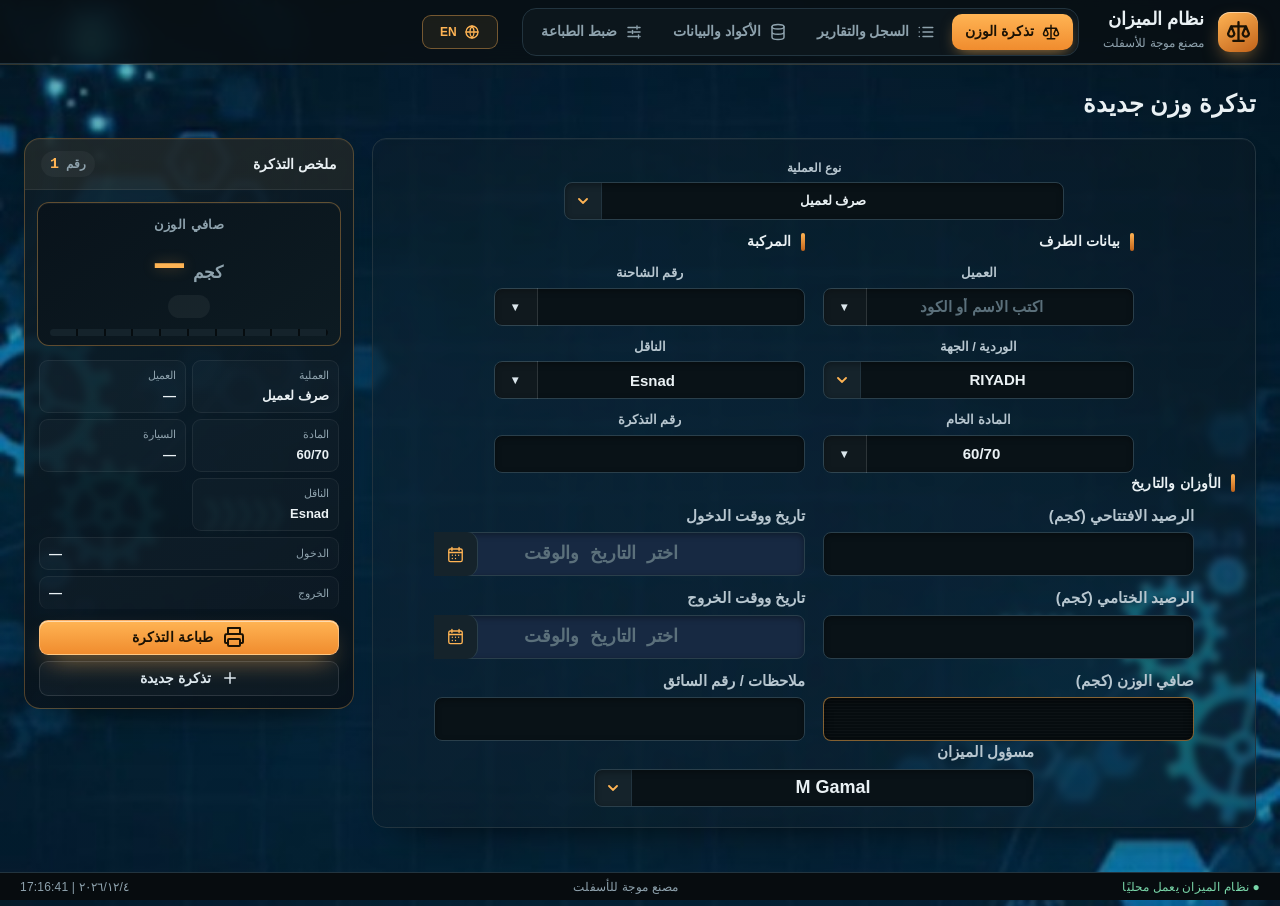
<file: برنامج  ميزان مصنع موجه/mizan_pro23.html>
<!doctype html>
<html lang="ar" dir="rtl">
  <head>
    <meta charset="UTF-8" />
    <meta name="viewport" content="width=device-width,initial-scale=1" />
    <title>نظام الميزان - مصنع موجة للأسفلت</title>
    <link rel="stylesheet" href="./mizan_pro23.css" />
  </head>
  <body>
    <svg width="0" height="0" style="position: absolute" aria-hidden="true">
      <defs>
        <symbol id="i-scale" viewBox="0 0 24 24">
          <path
            d="M12 3v18M7 21h10M5 7h14M5 7l-3 7a3 3 0 0 0 6 0L5 7zm14 0-3 7a3 3 0 0 0 6 0l-3-7z"
          />
        </symbol>
        <symbol id="i-list" viewBox="0 0 24 24">
          <path d="M8 6h13M8 12h13M8 18h13M3 6h.01M3 12h.01M3 18h.01" />
        </symbol>
        <symbol id="i-db" viewBox="0 0 24 24">
          <ellipse cx="12" cy="5" rx="8" ry="3" />
          <path
            d="M4 5v14c0 1.7 3.6 3 8 3s8-1.3 8-3V5M4 12c0 1.7 3.6 3 8 3s8-1.3 8-3"
          />
        </symbol>
        <symbol id="i-print" viewBox="0 0 24 24">
          <path
            d="M6 9V3h12v6M6 18H4a1 1 0 0 1-1-1v-6a2 2 0 0 1 2-2h14a2 2 0 0 1 2 2v6a1 1 0 0 1-1 1h-2"
          />
          <rect x="6" y="14" width="12" height="7" rx="1" />
        </symbol>
        <symbol id="i-plus" viewBox="0 0 24 24">
          <path d="M12 5v14M5 12h14" />
        </symbol>
        <symbol id="i-down" viewBox="0 0 24 24">
          <path d="M12 3v12m-5-5 5 5 5-5M4 21h16" />
        </symbol>
        <symbol id="i-save" viewBox="0 0 24 24">
          <path d="M5 3h11l3 3v15H5zM8 3v6h7V3M8 21v-7h8v7" />
        </symbol>
        <symbol id="i-up" viewBox="0 0 24 24">
          <path d="M12 15V3m-5 5 5-5 5 5M4 21h16" />
        </symbol>
        <symbol id="i-ruler" viewBox="0 0 24 24">
          <path d="M3 17 17 3l4 4L7 21zM7 13l2 2m1-5 2 2m1-5 2 2" />
        </symbol>
        <symbol id="i-sliders" viewBox="0 0 24 24">
          <path
            d="M4 6h10m4 0h2M4 12h4m4 0h8M4 18h12m4 0h0M16 4v4M10 10v4M18 16v4"
          />
        </symbol>
        <symbol id="i-language" viewBox="0 0 24 24">
          <circle cx="12" cy="12" r="9" />
          <path d="M3 12h18M12 3a15 15 0 0 1 0 18M12 3a15 15 0 0 0 0 18" />
        </symbol>
      </defs>
    </svg>
    <header>
      <div class="logo">
        <i
          ><svg class="ic"><use href="#i-scale" /></svg
        ></i>
        <div><b>نظام الميزان</b><small>مصنع موجة للأسفلت</small></div>
      </div>
      <nav>
        <button data-p="t" class="on">
          <svg class="ic"><use href="#i-scale" /></svg>تذكرة الوزن</button
        ><button data-p="a">
          <svg class="ic"><use href="#i-list" /></svg>السجل والتقارير</button
        ><button data-p="m">
          <svg class="ic"><use href="#i-db" /></svg>الأكواد والبيانات</button
        ><button data-p="p">
          <svg class="ic"><use href="#i-sliders" /></svg>ضبط الطباعة
        </button>
      </nav>
      <button
        class="language-toggle"
        id="languageToggle"
        type="button"
        aria-label="Switch to English"
        title="Switch to English"
      >
        <svg class="ic" aria-hidden="true"><use href="#i-language" /></svg>
        <span id="languageLabel">EN</span>
      </button>
    </header>

    <div class="pg on" id="pg_t">
      <div class="ph">
        <h1>تذكرة وزن جديدة</h1>
      </div>
      <div class="row">
        <div class="card tform">
          <div class="sec operation-type-sec">
            <label class="fl operation-type"
              ><span>نوع العملية</span
              ><select id="type">
                <option value="C">صرف لعميل</option>
                <option value="S">استلام من مورد</option>
              </select></label>
          </div>
          <div class="top-fields-grid">
            <div class="sec">
              <h4>بيانات الطرف</h4>
              <div class="operation-row">
              <label class="fl"
                ><span id="pl">العميل</span
                ><input
                  id="customer"
                  autocomplete="off"
                  placeholder="اكتب الاسم أو الكود"
              /></label>
              <label class="fl"
                ><span>الوردية / الجهة</span
                ><select id="shift">
                  <option>DAY</option>
                  <option>Hafuf</option>
                  <option>jeddah</option>
                  <option>NIGHT</option>
                  <option selected>RIYADH</option>
                  <option>R-TANURA</option>
                  <option>YANBU</option>
                </select></label
              >
              <label class="fl"
                ><span>المادة الخام</span
                ><input id="material" autocomplete="off" value="60/70"
              /></label>
              </div>
              <input id="pcode" type="hidden" /><input
                id="transaction"
                type="hidden"
              />
            </div>
            <div class="sec">
              <h4>المركبة</h4>
              <div class="g4">
              <label class="fl"
                ><span>رقم الشاحنة</span><input id="plate" autocomplete="off"
              /></label>
              <label class="fl"
                ><span>الناقل</span
                ><input id="transporter" autocomplete="off" value="Esnad"
              /></label>
              <label class="fl"
                ><span>رقم التذكرة</span><input id="driver" autocomplete="off"
              /></label>
              <input id="ticket" type="hidden" />
              </div>
            </div>
          </div>
          <div class="sec">
            <h4>الأوزان والتاريخ</h4>
            <div class="wd">
              <div class="wcol">
                <label class="fl"
                  ><span>الرصيد الافتتاحي (كجم)</span
                  ><input id="opening" type="number" min="0"
                /></label>
                <label class="fl"
                  ><span>الرصيد الختامي (كجم)</span
                  ><input id="closing" type="number" min="0"
                /></label>
                <label class="fl netl"
                  ><span>صافي الوزن (كجم)</span><input id="net" readonly
                /></label>
              </div>
              <div class="dcol">
                <label class="fl"
                  ><span>تاريخ ووقت الدخول</span
                  ><div class="datetime-field">
                    <input
                      id="dt1v"
                      type="text"
                      readonly
                      placeholder="اختر التاريخ والوقت"
                      aria-haspopup="dialog"
                      aria-controls="datePickerDialog"
                    />
                    <button
                      class="datetime-trigger"
                      type="button"
                      data-picker-for="dt1"
                      aria-label="اختيار تاريخ ووقت الدخول"
                    >
                      <svg viewBox="0 0 24 24" aria-hidden="true">
                        <rect x="3.5" y="5" width="17" height="16" rx="2" />
                        <path d="M7.5 3v4M16.5 3v4M4 9.5h16M8 13h.01M12 13h.01M16 13h.01M8 17h.01M12 17h.01" />
                      </svg>
                    </button>
                  </div>
                </label>
                <label class="fl"
                  ><span>تاريخ ووقت الخروج</span
                  ><div class="datetime-field">
                    <input
                      id="dt2v"
                      type="text"
                      readonly
                      placeholder="اختر التاريخ والوقت"
                      aria-haspopup="dialog"
                      aria-controls="datePickerDialog"
                    />
                    <button
                      class="datetime-trigger"
                      type="button"
                      data-picker-for="dt2"
                      aria-label="اختيار تاريخ ووقت الخروج"
                    >
                      <svg viewBox="0 0 24 24" aria-hidden="true">
                        <rect x="3.5" y="5" width="17" height="16" rx="2" />
                        <path d="M7.5 3v4M16.5 3v4M4 9.5h16M8 13h.01M12 13h.01M16 13h.01M8 17h.01M12 17h.01" />
                      </svg>
                    </button>
                  </div>
                </label>
                <label class="fl notes-weight"
                  ><span>ملاحظات / رقم السائق</span><input id="comments"
                /></label>
              </div>
            </div>
            <input id="price" type="hidden" value="0.00" /><input
              id="total"
              type="hidden"
            />
            <input id="dt1" type="hidden" /><input id="dt2" type="hidden" />
            <input id="dt1date" type="hidden" /><input
              id="dt1time"
              type="hidden"
            /><input id="dt2date" type="hidden" /><input
              id="dt2time"
              type="hidden"
            />
          </div>
          <div class="sec approval-sec">
            <div class="g2x">
              <label class="fl"
                ><span>مسؤول الميزان</span
                ><select id="operator">
                  <option value="M Gamal" selected>M Gamal</option>
                  <option value="ASSEM">ASSEM</option>
                  <option value="Tiwari">Tiwari</option>
                  <option value="OPERATOR">OPERATOR</option>
                </select>
              </label>
            </div>
            <input id="manager" type="hidden" /><input
              id="supervisor"
              type="hidden"
            />
          </div>
        </div>
        <aside class="card sum smc">
          <div class="sm-h">
            <span>ملخص التذكرة</span
            ><span class="sm-no">رقم <b id="sTk">—</b></span>
          </div>
          <div class="sm-net">
            <div class="k">صافي الوزن</div>
            <div class="nv"><span id="sNet">—</span><small>كجم</small></div>
            <div class="ton" id="sTon">&nbsp;</div>
            <div class="gauge" title="نسبة الصافي من أكبر وزن مسجّل">
              <i id="gFill"></i>
            </div>
          </div>
          <div class="sm-l">
            <div><span>العملية</span><b id="sTy">—</b></div>
            <div><span id="sPl">العميل</span><b id="sPa">—</b></div>
            <div><span>المادة</span><b id="sMat">—</b></div>
            <div><span>السيارة</span><b id="sCar">—</b></div>
            <div><span>الناقل</span><b id="sTr">—</b></div>
            <div><span>الدخول</span><b id="sD1">—</b></div>
            <div><span>الخروج</span><b id="sD2">—</b></div>
          </div>
          <div class="sm-a">
            <button class="btn btn-primary pbtn" data-action="ticket-print">
              <svg class="ic"><use href="#i-print" /></svg>طباعة التذكرة</button
            ><button class="btn btn-outline-secondary lnk" data-action="ticket-new">
              <svg class="ic"><use href="#i-plus" /></svg>تذكرة جديدة
            </button>
          </div>
        </aside>
      </div>
    </div>

    <div class="pg" id="pg_a">
      <div class="ph">
        <h1>السجل والتقارير</h1>
        <p>ابحث في التذاكر المحفوظة وراجع الإجماليات.</p>
      </div>
      <div class="card">
        <div class="g" style="grid-template-columns: repeat(6, minmax(0, 1fr))">
          <label class="fl"
            ><span>من تاريخ</span><input type="date" id="f1" /></label
          ><label class="fl"
            ><span>إلى تاريخ</span><input type="date" id="f2" /></label
          ><label class="fl"
            ><span>كود العميل/المورد</span><input id="f3" /></label
          ><label class="fl"><span>الاسم</span><input id="f4" /></label
          ><label class="fl"><span>المادة</span><input id="f5" /></label
          ><label class="fl"><span>السيارة</span><input id="f6" /></label>
        </div>
        <div class="bar">
          <button class="btn btn-primary b ok" data-action="report-print">
            <svg class="ic"><use href="#i-print" /></svg>طباعة التقرير</button
          ><button class="btn btn-outline-secondary b" data-action="export-excel">
            <svg class="ic"><use href="#i-down" /></svg>تصدير Excel</button
          ><button class="btn btn-outline-secondary b" data-action="backup">
            <svg class="ic"><use href="#i-save" /></svg>نسخة احتياطية</button
          ><button class="btn btn-outline-secondary b" data-action="restore-backup">
            <svg class="ic"><use href="#i-up" /></svg>استرجاع نسخة</button
          ><input type="file" id="bk" hidden accept=".json" />
        </div>
        <div class="kp" id="kp"></div>
        <div class="tw"><table id="tb"></table></div>
      </div>
    </div>

    <div class="pg" id="pg_m">
      <div class="ph">
        <h1>الأكواد والبيانات</h1>
        <p>العملاء والموردون والمواد والناقلون والمركبات.</p>
      </div>
      <div class="card">
        <div class="bar" style="margin: 0 0 14px">
          <select id="mk" style="width: auto">
            <option value="C">العملاء</option>
            <option value="S">الموردون</option>
            <option value="P">المنتجات</option>
            <option value="T">الناقلون</option>
            <option value="V">السيارات</option></select
          ><input
            id="mq"
            placeholder="ابحث بالكود أو الاسم"
            style="width: 260px"
          /><button class="btn btn-primary b ok" data-action="add-record">
            <svg class="ic"><use href="#i-plus" /></svg>إضافة</button
          ><span class="hint" id="mc" style="margin: 0"></span>
        </div>
        <div class="tw"><table id="mt"></table></div>
      </div>
    </div>

    <div class="pg" id="pg_p">
      <div class="ph">
        <h1>ضبط الطباعة</h1>
        <p>اضبط أماكن الحقول على الاسطمبة ومقاسات الورقة وإعدادات الطابعة.</p>
      </div>
      <div class="row p">
        <div class="card">
          <div class="tgl">
            <label
              ><input type="checkbox" id="edit" checked /> تحريك الحقول</label
            ><label><input type="checkbox" id="kg" checked /> إظهار Kg</label
            ><label><input type="checkbox" id="stk" /> طباعة رقم التذكرة</label>
          </div>
          <div class="fsel">
            <label class="fl"
              ><span>الحقل المحدد</span
              ><select id="fpick"></select></label
            ><label class="fl"
              ><span>حجم خطه (pt)</span>
              <div class="stp">
                <button
                  class="btn btn-outline-secondary b"
                  type="button"
                  data-action="resize-field"
                  data-step="-0.5"
                >
                  −</button
                ><input id="fpt" inputmode="decimal" /><button
                  class="btn btn-outline-secondary b"
                  type="button"
                  data-action="resize-field"
                  data-step="0.5"
                >
                  +
                </button>
              </div></label
            ><label class="tg2"><input type="checkbox" id="fbold" /> عريض</label
            ><button
              class="btn btn-outline-secondary b"
              type="button"
              data-action="reset-field-style"
            >
              الافتراضي
            </button>
          </div>
          <p class="hint" id="ht"></p>
          <div class="stage">
            <div id="stage"><div id="paper"></div></div>
          </div>
        </div>
        <div class="card pset">
          <div class="ps">
            <h4>
              صورة الاسطمبة <small>(للمعاينة فقط — لا تُطبع أبدًا)</small>
            </h4>
            <div class="seg" id="modeS">
              <button
                type="button"
                class="btn btn-outline-secondary on"
                data-m="f"
              >
                تحريك الحقول</button
              ><button
                type="button"
                class="btn btn-outline-secondary"
                data-m="i"
              >
                تحريك وتكبير الصورة
              </button>
            </div>
            <div class="isz">
              <button
                type="button"
                class="btn btn-outline-secondary b sq"
                data-isz="-1"
              >
                −</button
              ><input
                id="imageScale"
                type="range"
                min="10"
                max="200"
                step="1"
                value="100"
              /><button
                type="button"
                class="btn btn-outline-secondary b sq"
                data-isz="1"
              >
                +
              </button>
            </div>
            <div class="chips">
              <b id="imageScaleVal">100%</b
              ><button
                type="button"
                class="btn btn-outline-secondary b chip"
                data-iset="100"
              >
                100%</button
              ><button
                type="button"
                class="btn btn-outline-secondary b chip"
                data-iset="90"
              >
                90%</button
              ><button
                type="button"
                class="btn btn-outline-secondary b chip"
                data-iset="80"
              >
                80%</button
              ><button
                type="button"
                class="btn btn-outline-secondary b chip"
                data-iset="70"
              >
                70%</button
              ><button
                type="button"
                class="btn btn-outline-secondary b chip"
                data-iset="60"
              >
                60%</button
              ><button
                type="button"
                class="btn btn-outline-secondary b chip"
                data-iset="50"
              >
                50%
              </button>
            </div>
            <div class="ig">
              <label class="fl"
                ><span>X (مم)</span
                ><input id="imgX" inputmode="decimal" /></label
              ><label class="fl"
                ><span>Y (مم)</span
                ><input id="imgY" inputmode="decimal" /></label
              ><label class="fl"
                ><span>العرض</span
                ><input id="imgW" inputmode="decimal" /></label
              ><label class="fl"
                ><span>الارتفاع</span><input id="imgH" inputmode="decimal"
              /></label>
            </div>
            <div class="imb">
              <button
                class="btn btn-outline-secondary b"
                id="imgFit"
                type="button"
              >
                ملء الورقة</button
              ><button
                class="btn btn-outline-secondary b"
                id="imgReset"
                type="button"
              >
                إعادة الصورة
              </button>
            </div>
            <label class="chk"
              ><input id="imgLock" type="checkbox" checked /> تثبيت النسبة عند
              تغيير العرض أو الارتفاع</label
            >
            <label class="chk"
              ><input id="imagePrint" type="checkbox" checked /> إظهار الصورة في
              المعاينة</label
            >
            <p class="hint" style="margin: 0">
              اختر «تحريك وتكبير الصورة» ثم حدّد الصورة واستخدم مفاتيح الأسهم
              لتحريكها. يمكن تغيير المقاس من خانات العرض والارتفاع.
            </p>
          </div>
          <div class="ps">
            <h4>تحريك الطباعة على الورقة</h4>
            <div class="seg" id="mvT">
              <button
                type="button"
                class="btn btn-outline-secondary on"
                data-t="all"
              >
                كل الكتابة</button
              ><button
                type="button"
                class="btn btn-outline-secondary"
                data-t="sel"
              >
                الحقل المحدد فقط
              </button>
            </div>
            <div class="pad">
              <span></span
              ><button
                type="button"
                class="btn btn-outline-secondary"
                data-d="0,-1"
                title="لأعلى"
              >
                ▲</button
              ><span></span
              ><button
                type="button"
                class="btn btn-outline-secondary"
                data-d="-1,0"
                title="لليسار"
              >
                ◀</button
              ><b id="ro">0 , 0</b
              ><button
                type="button"
                class="btn btn-outline-secondary"
                data-d="1,0"
                title="لليمين"
              >
                ▶</button
              ><span></span
              ><button
                type="button"
                class="btn btn-outline-secondary"
                data-d="0,1"
                title="لأسفل"
              >
                ▼</button
              ><span></span>
            </div>
            <div class="seg" id="stepS">
              <button
                type="button"
                class="btn btn-outline-secondary on"
                data-s=".5"
              >
                0.5</button
              ><button
                type="button"
                class="btn btn-outline-secondary"
                data-s="1"
              >
                1</button
              ><button
                type="button"
                class="btn btn-outline-secondary"
                data-s="2"
              >
                2</button
              ><button
                type="button"
                class="btn btn-outline-secondary"
                data-s="5"
              >
                5</button
              ><i>مم</i>
            </div>
          </div>
          <div class="ps">
            <h4>حجم الخط العام</h4>
            <div class="fsr">
              <button
                type="button"
                class="btn btn-outline-secondary"
                data-f="-1"
              >
                −</button
              ><b id="rfs">14</b
              ><button
                type="button"
                class="btn btn-outline-secondary"
                data-f="1"
              >
                +
              </button>
            </div>
          </div>
          <div class="ps">
            <h4>شكل الواجهة والألوان</h4>
            <div class="sws">
              <button
                type="button"
                class="sw"
                data-th="gold"
                title="كهرماني"
                style="background: #ffb454"
              ></button
              ><button
                type="button"
                class="sw"
                data-th="blue"
                title="أزرق"
                style="background: #4f8dff"
              ></button
              ><button
                type="button"
                class="sw"
                data-th="green"
                title="أخضر"
                style="background: #2fb37e"
              ></button
              ><button
                type="button"
                class="sw"
                data-th="red"
                title="أحمر"
                style="background: #e0626a"
              ></button
              ><button
                type="button"
                class="sw"
                data-th="purple"
                title="بنفسجي"
                style="background: #9b7bf0"
              ></button>
            </div>
            <label class="fl uz"
              ><span>حجم الواجهة <b id="uiZoomVal">100%</b></span
              ><input
                id="uiZoom"
                type="range"
                min="80"
                max="130"
                step="5"
                value="100"
            /></label>
          </div>
          <div class="ps">
            <details class="adv">
              <summary>إعدادات متقدمة (مقاس الورقة والاتجاه والتكبير)</summary>
              <div class="g t">
                <label class="fl"
                  ><span>العرض مم</span
                  ><input id="pw" type="number" value="210" /></label
                ><label class="fl"
                  ><span>الارتفاع مم</span
                  ><input id="ph" type="number" value="148"
                /></label>
                <label class="fl s2"
                  ><span>اتجاه الورقة في الطابعة</span
                  ><select id="rot">
                    <option value="0">بدون تدوير</option>
                    <option value="90">تدوير 90°</option>
                    <option value="270">تدوير 270°</option>
                  </select></label
                >
                <label class="fl"
                  ><span>موضع التذكرة X (مم)</span
                  ><input id="px" type="number" step=".5" value="0" /></label
                ><label class="fl"
                  ><span>موضع التذكرة Y (مم)</span
                  ><input id="py" type="number" step=".5" value="0"
                /></label>
                <label class="fl"
                  ><span>إزاحة أفقية</span
                  ><input id="ox" type="number" step=".5" value="0" /></label
                ><label class="fl"
                  ><span>إزاحة رأسية</span
                  ><input id="oy" type="number" step=".5" value="0"
                /></label>
                <label class="fl"
                  ><span>حجم الخط pt</span
                  ><input id="fs" type="number" value="14" /></label
                ><label class="fl"
                  ><span>التكبير (%)</span
                  ><input
                    id="scale"
                    type="number"
                    min="50"
                    max="200"
                    step="5"
                    value="100"
                /></label>
              </div>
            </details>
          </div>
          <div class="acts">
            <button class="btn btn-primary b ok" data-action="test-print">
              <svg class="ic"><use href="#i-ruler" /></svg>طباعة معايرة</button
            ><button class="btn btn-danger b dl" data-action="reset-positions">
              إعادة الأماكن
            </button>
          </div>
          <p class="hint" style="margin: 14px 0 0">
            الاسطمبة A5 أفقي (210 × 148 مم) على ورق A4 عمودي. في نافذة الطباعة:
            الهوامش بدون، التكبير 100%. كل
            الإعدادات تُحفظ تلقائيًا على الجهاز.
          </p>
        </div>
      </div>
    </div>

    <div id="printRoot" hidden></div>
    <div class="desktop-status">
      <span>● نظام الميزان يعمل محليًا</span><span>مصنع موجة للأسفلت</span
      ><span id="deskClock">--:--:--</span>
    </div>
    <div id="toast" role="status"></div>
    <dialog id="datePickerDialog" class="date-picker-dialog" aria-label="اختيار التاريخ والوقت">
      <div class="date-picker-header">
        <button id="calendarPrev" class="calendar-nav" type="button" aria-label="الشهر السابق">‹</button>
        <div id="calendarMonth" class="calendar-month"></div>
        <button id="calendarNext" class="calendar-nav" type="button" aria-label="الشهر التالي">›</button>
      </div>
      <div id="calendarWeekdays" class="calendar-weekdays" aria-hidden="true"></div>
      <div id="calendarDays" class="calendar-days"></div>
      <div class="calendar-time">
        <span>الوقت</span>
        <div class="calendar-time-inputs">
          <select id="calendarHour" aria-label="الساعة"></select>
          <span>:</span>
          <select id="calendarMinute" aria-label="الدقيقة"></select>
          <select id="calendarPeriod" aria-label="الفترة">
            <option value="AM">AM</option>
            <option value="PM">PM</option>
          </select>
        </div>
      </div>
      <div class="calendar-actions">
        <button id="calendarNow" class="calendar-now" type="button">الآن</button>
        <span class="calendar-action-spacer"></span>
        <button id="calendarCancel" class="calendar-cancel" type="button">إلغاء</button>
        <button id="calendarConfirm" class="calendar-confirm" type="button">تأكيد</button>
      </div>
    </dialog>
    <dialog id="dlg"></dialog>
    <script src="./mizan_pro23.js"></script>
    
    
    

    
    
    
    
  </body>
</html>
</file>
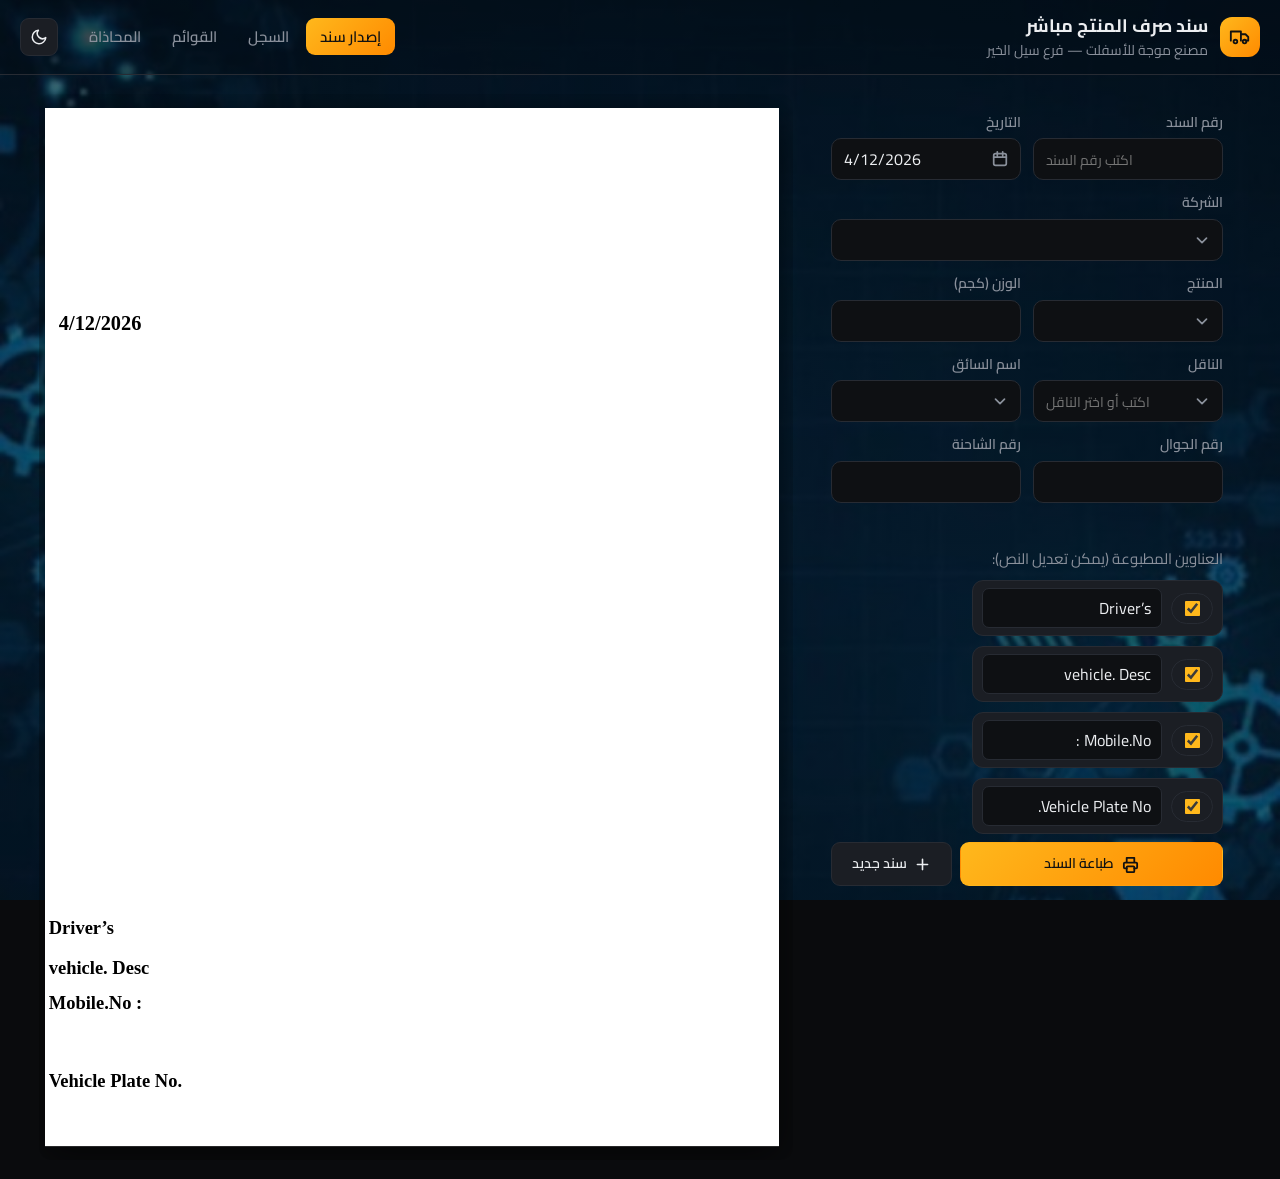
<file: برنامج سند صرف منتج مباشر/mojah-dispatch-ticket_v5.html>
<!DOCTYPE html>
<html lang="ar" dir="rtl">
<head>
<meta charset="utf-8">
<meta name="viewport" content="width=device-width, initial-scale=1, viewport-fit=cover">
<title>سند صرف المنتج — مصنع موجة</title>
<link href="https://fonts.googleapis.com/css2?family=Cairo:wght@400;600;700&display=swap" rel="stylesheet" media="print" onload="this.media='all'"><noscript><link href="https://fonts.googleapis.com/css2?family=Cairo:wght@400;600;700&display=swap" rel="stylesheet"></noscript>
<style>
:root{color-scheme:dark;box-sizing:border-box;padding-top:env(safe-area-inset-top,0px);padding-bottom:env(safe-area-inset-bottom,0px);--bg:#0a0b0d;--p:#14161a;--p2:#1b1e24;--ln:#272b33;--tx:#eceef1;--mu:#8a909b;--ac:#ffb81c;--ac2:#ff8a00;--ok:#3ecf8e;--er:#ff6370;--r:14px;--in:#0e1013;--veil:rgba(3,10,20,.62)}
html{scroll-padding-top:env(safe-area-inset-top,0px)}
*{box-sizing:border-box}
body{margin:0;background-color:var(--bg);background-image:linear-gradient(var(--veil),var(--veil)),url("mojah-background.jpg");background-position:center;background-size:cover;background-attachment:fixed;color:var(--tx);font:14px/1.55 Cairo,"Segoe UI",Tahoma,Arial,sans-serif;min-height:100vh}
#app{font-size:16px}
header{display:flex;align-items:center;gap:12px;padding:12px 20px;background:rgba(20,22,26,.88);backdrop-filter:blur(10px);border-bottom:1px solid var(--ln);flex-wrap:wrap;position:sticky;top:0;z-index:5}
.logo{width:40px;height:40px;border-radius:12px;background:linear-gradient(135deg,var(--ac),var(--ac2));display:grid;place-items:center;color:#111}
header h1{font-size:16px;margin:0;font-weight:700}
header small{display:block;color:var(--mu);font-size:12px}
nav{display:flex;gap:3px;margin-inline-start:auto;background:var(--p2);padding:4px;border-radius:12px;border:1px solid var(--ln);flex-wrap:wrap}
nav button{background:transparent;color:var(--mu);border:0;border-radius:9px;padding:7px 14px;font:inherit;font-weight:600;cursor:pointer;transition:.15s}
nav button:hover{color:var(--tx)}
nav button.on{background:linear-gradient(135deg,var(--ac),var(--ac2));color:#111}
.btn{display:inline-flex;align-items:center;justify-content:center;gap:7px;background:var(--p2);color:var(--tx);border:1px solid var(--ln);border-radius:11px;padding:9px 16px;font:inherit;font-weight:600;cursor:pointer;transition:.15s}
.btn:hover{border-color:var(--ac);transform:translateY(-1px)}
.btn:active{transform:none}
.btn.pri{background:linear-gradient(135deg,var(--ac),var(--ac2));color:#111;border-color:transparent;box-shadow:0 6px 18px rgba(255,150,0,.25)}
.btn.big{padding:12px 22px;font-size:15px}
.bar .pri{flex:1}
.btn.dng{color:var(--er)}
label.btn{font-size:14px;color:var(--tx);margin:0}
main{padding:18px;max-width:1240px;margin:auto}
.tab{display:none}.tab.on{display:block}
.grid{display:grid;grid-template-columns:minmax(320px,430px) 1fr;gap:18px;align-items:start}
@media(max-width:820px){.grid{grid-template-columns:1fr}.pv{position:static!important}}
.card{background:var(--p);border:1px solid var(--ln);border-radius:var(--r);padding:18px;box-shadow:0 10px 30px rgba(0,0,0,.25)}
.row{display:grid;grid-template-columns:1fr 1fr;gap:12px}
label{display:block;font-size:12px;color:var(--mu);margin-bottom:5px;font-weight:600}
input,select,textarea{width:100%;height:42px;background:var(--in);color:var(--tx);border:1px solid var(--ln);border-radius:10px;padding:0 12px;font:inherit;transition:.15s}
textarea{height:auto;padding:10px 12px}
select{appearance:none;-webkit-appearance:none;background:var(--in) url("data:image/svg+xml,%3Csvg xmlns='http://www.w3.org/2000/svg' viewBox='0 0 20 20' fill='none' stroke='%238a909b' stroke-width='2' stroke-linecap='round'%3E%3Cpath d='M5 8l5 5 5-5'/%3E%3C/svg%3E") no-repeat right 12px center;padding-right:38px}
input[type=checkbox]{height:auto;width:auto;accent-color:var(--ac)}
input:focus,select:focus,textarea:focus{outline:none;border-color:var(--ac);box-shadow:0 0 0 3px rgba(255,184,28,.18)}
.ltr{direction:ltr;text-align:left}
.cb{position:relative}
.cb input{padding-right:42px}
.ar{position:absolute;right:4px;top:4px;width:34px;height:34px;border:0;background:transparent;color:var(--mu);border-radius:8px;cursor:pointer;display:grid;place-items:center;padding:0}
.ar:hover{background:rgba(255,184,28,.14);color:var(--ac)}
.dp{position:absolute;right:0;bottom:0;width:1px;height:1px;opacity:0;pointer-events:none;border:0;padding:0}
.menu{position:absolute;right:0;left:0;top:calc(100% + 4px);max-height:240px;overflow:auto;background:var(--p2);border:1px solid var(--ln);border-radius:11px;z-index:20;box-shadow:0 14px 34px rgba(0,0,0,.55);direction:ltr}
.it{padding:9px 12px;cursor:pointer;font-family:"Segoe UI",Tahoma,Arial,sans-serif}
.it:hover{background:rgba(255,184,28,.14);color:var(--ac)}
.fg{margin-bottom:12px}
.bar{display:flex;gap:8px;flex-wrap:wrap;margin-top:8px}
.err{color:var(--er);font-size:13px;font-weight:600;min-height:16px;margin-top:6px}
.chips{display:flex;gap:10px;flex-wrap:wrap;margin-top:10px;align-items:center}
.chips label{display:flex;gap:6px;align-items:center;color:var(--tx);margin:0;font-size:12px;direction:ltr;background:var(--p2);border:1px solid var(--ln);padding:5px 10px;border-radius:20px;cursor:pointer}
.print-chip{display:flex;align-items:center;gap:9px;background:var(--p2);border:1px solid var(--ln);padding:7px 9px;border-radius:11px}
.print-chip input[type=checkbox]{flex:none;transform:scale(1.2)}
.print-edit{width:180px;height:40px;padding:0 10px;direction:auto;text-align:start;font-size:16px;border-radius:7px}
table{width:100%;border-collapse:collapse;font-size:13px}
th,td{padding:8px 10px;border-bottom:1px solid var(--ln);text-align:start}
th{color:var(--ac);font-weight:700;position:sticky;top:0;background:var(--p);z-index:1}
tbody tr:hover td{background:rgba(255,255,255,.03)}
td input{height:34px;padding:0 8px}
.sc{overflow-x:auto;max-height:68vh}
.pv{background:repeating-linear-gradient(45deg,#1a1d22,#1a1d22 12px,#171a1e 12px,#171a1e 24px);border:1px solid var(--ln);border-radius:var(--r);padding:14px;overflow:hidden;position:sticky;top:84px}
#stage{position:relative;margin:auto}
.sheet{position:absolute;left:0;top:0;width:794px;height:1123px;background:#fff;transform-origin:0 0;direction:ltr;overflow:hidden;box-shadow:0 10px 40px rgba(0,0,0,.6)}
.fld,.lbl{position:absolute;white-space:nowrap;font-family:"Times New Roman",Times,serif;color:#000;line-height:1}
.fld{font-weight:700}
.lbl{font-weight:700}
.sel{outline:2px dashed var(--ac);outline-offset:3px}
#pvSheet2 .fld,#pvSheet2 .lbl{cursor:pointer;touch-action:auto;padding:2px 4px;margin:-2px -4px}
#printRoot{display:none}
.ok{color:var(--ok)}.bad{color:var(--er)}
#toast{position:fixed;bottom:calc(18px + env(safe-area-inset-bottom,0px));left:50%;transform:translateX(-50%);background:var(--p2);color:var(--tx);border:1px solid var(--ac);padding:10px 18px;border-radius:12px;display:none;z-index:30;box-shadow:0 10px 30px rgba(0,0,0,.5)}
@page{size:A4;margin:0}
@media print{
 html,body{background:#fff;padding:0}
 #app,#toast{display:none!important}
 #printRoot{display:block}
 #printRoot .sheet{position:absolute;transform:none!important;box-shadow:none}
}

/* light theme */
html[data-theme=light]{color-scheme:light;--bg:#f2f4f8;--p:#fff;--p2:#eef1f6;--ln:#d8dee8;--tx:#1b212b;--mu:#667085;--in:#fff;--veil:rgba(240,246,252,.68)}
html[data-theme=light] body{background-color:var(--bg);background-image:linear-gradient(var(--veil),var(--veil)),url("mojah-background.jpg");background-position:center;background-size:cover;background-attachment:fixed}
html[data-theme=light] header{background:rgba(255,255,255,.35)}
html[data-theme=light] .card{box-shadow:none}
html[data-theme=light] .pv{background:transparent}
html[data-theme=light] .menu{box-shadow:0 10px 26px rgba(20,30,50,.18)}
html[data-theme=light] th{color:#b36b00}
.tbtn{width:38px;height:38px;padding:0!important;border-radius:10px}
.tbtn .sun{display:none}html[data-theme=light] .tbtn .sun{display:block}html[data-theme=light] .tbtn .moon{display:none}
/* compact buttons */
.btn{padding:7px 14px;border-radius:9px;font-size:13px}
.btn.big{padding:10px 20px;font-size:14px}
.btn.pri{box-shadow:none}
/* history toolbar */
.htool{display:flex;align-items:center;gap:10px;flex-wrap:wrap;margin-bottom:12px;padding-bottom:12px;border-bottom:1px solid var(--ln)}
.hs{position:relative;flex:1;min-width:220px;max-width:380px}
.hs svg{position:absolute;right:11px;top:50%;transform:translateY(-50%);color:var(--mu);pointer-events:none}
.hs input{padding-right:36px}
.badge{background:var(--p2);border:1px solid var(--ln);color:var(--mu);border-radius:20px;padding:3px 12px;font-size:12px;font-weight:600;white-space:nowrap}
.htool .sp{flex:1}
.btn.xl{background:#1f7a4d;color:#fff;border-color:transparent}
.btn.xl:hover{border-color:transparent;filter:brightness(1.12)}
.btn.dng{background:transparent}
.btn.hdel{background:rgba(255,99,112,.12);border-color:rgba(255,99,112,.35);color:var(--er)}
.btn.hdel:hover{background:rgba(255,99,112,.2);border-color:var(--er)}
.hactions{display:flex;gap:6px;white-space:nowrap}
table{border-radius:10px;overflow:hidden}
th{background:var(--p2)!important;font-size:12px}
/* data manager */
.datahead{display:flex;justify-content:space-between;align-items:center;gap:14px;margin-bottom:16px}
.datahead h2{margin:0;font-size:20px}
.datahead p{margin:3px 0 0;color:var(--mu);font-size:13px}
.dgrid{display:grid;grid-template-columns:repeat(2,minmax(0,1fr));gap:16px;align-items:start}
@media(max-width:820px){.dgrid{grid-template-columns:1fr}}
.dgrid .wide{grid-column:1/-1}
.dgrid>.card{padding:18px}
.dh{display:flex;justify-content:space-between;align-items:center;gap:10px;margin-bottom:14px}
.dh h3{margin:0;font-size:15px}
.add{display:flex;gap:8px;margin-bottom:10px}
.add input,.newtr input{min-width:0}
.srch{margin:0 0 10px}
.li{max-height:340px;overflow:auto;border:1px solid var(--ln);border-radius:12px;background:var(--in)}
.lr{display:flex;justify-content:space-between;align-items:center;gap:8px;min-height:48px;padding:7px 10px 7px 14px;border-bottom:1px solid var(--ln);font-size:13px}
.lr:last-child{border-bottom:0}.lr:hover{background:var(--p2)}
.lr>span:first-child{min-width:0;overflow-wrap:anywhere}
.lr>span:last-child{display:flex;gap:4px;flex:none}
.ib{background:var(--p2);border:1px solid var(--ln);color:var(--mu);cursor:pointer;min-width:34px;height:30px;padding:0 8px;border-radius:8px;font:inherit;font-size:12px}
.ib:hover{background:var(--p2);color:var(--tx)}.ib.dx:hover{color:var(--er);background:rgba(255,99,112,.12)}
.ib.save-edit{color:var(--ok)}.ib.cancel-edit{color:var(--mu)}
.lr input{height:34px;min-width:0;flex:1}
.empty{padding:14px;text-align:center;color:var(--mu);font-size:12px}
.carrier-tools{display:flex;align-items:center;gap:12px;margin-bottom:14px}
.carrier-tools .tsearch{flex:1;margin:0}
.carrier-list{display:grid;grid-template-columns:repeat(auto-fit,minmax(min(100%,460px),1fr));gap:12px}
.tc{min-width:0;border:1px solid var(--ln);border-radius:14px;background:var(--in);overflow:hidden;transition:border-color .15s,box-shadow .15s}
.tc:hover{border-color:color-mix(in srgb,var(--ac) 42%,var(--ln))}
.tc.open{border-color:color-mix(in srgb,var(--ac) 55%,var(--ln));box-shadow:0 8px 24px rgba(0,0,0,.12)}
.carrier-head{display:flex;align-items:center;gap:12px;min-height:76px;padding:12px 14px}
.carrier-toggle{display:flex;align-items:center;gap:12px;flex:1;min-width:0;padding:0;border:0;background:transparent;color:var(--tx);text-align:start;font:inherit;cursor:pointer}
.carrier-mark{display:grid;place-items:center;flex:none;width:40px;height:40px;border:1px solid rgba(255,184,28,.24);border-radius:12px;background:rgba(255,184,28,.1);color:var(--ac)}
.carrier-mark svg{width:20px;height:20px}
.carrier-title{display:block;overflow:hidden;text-overflow:ellipsis;white-space:nowrap;font-size:14px;font-weight:700}
.carrier-subtitle{display:block;overflow:hidden;text-overflow:ellipsis;white-space:nowrap;margin-top:2px;color:var(--mu);font-size:11px}
.carrier-count{flex:none;padding:4px 9px;border:1px solid var(--ln);border-radius:20px;background:var(--p2);color:var(--mu);font-size:11px;white-space:nowrap}
.carrier-chevron{flex:none;color:var(--mu);transition:transform .18s}
.tc.open .carrier-chevron{transform:rotate(180deg);color:var(--ac)}
.carrier-actions{display:flex;gap:5px}
.carrier-actions .ib{background:transparent}
.carrier-body{padding:0 14px 14px;border-top:1px solid var(--ln)}
.carrier-form{display:grid;grid-template-columns:1fr 1fr;gap:10px;padding:14px 0 12px}
.carrier-form .fg{min-width:0;margin:0}
.carrier-form label{font-size:11px}
.carrier-add{display:flex;gap:8px;margin:0 0 12px}
.carrier-add input{min-width:0}
.driver-list{display:grid;grid-template-columns:repeat(auto-fill,minmax(min(100%,190px),1fr));gap:7px;max-height:250px;overflow:auto}
.driver-item{display:flex;align-items:center;justify-content:space-between;gap:8px;min-width:0;min-height:38px;padding:4px 6px 4px 10px;border:1px solid var(--ln);border-radius:9px;background:var(--p2)}
.driver-item>span{min-width:0;overflow:hidden;text-overflow:ellipsis;white-space:nowrap;font-size:11px}
.driver-item button{flex:none;width:27px;height:27px;border:0;border-radius:7px;background:transparent;color:var(--mu);cursor:pointer}
.driver-item button:hover{background:rgba(255,99,112,.12);color:var(--er)}
.carrier-empty{grid-column:1/-1;padding:13px;border:1px dashed var(--ln);border-radius:10px;color:var(--mu);text-align:center;font-size:12px}
html[data-theme=light] .tc.open{box-shadow:0 8px 24px rgba(20,30,50,.07)}
.newtr{display:grid;grid-template-columns:minmax(0,1fr) minmax(0,1fr) auto;gap:8px;margin-bottom:14px;padding:12px;background:var(--p2);border:1px solid var(--ln);border-radius:12px}
@media(max-width:600px){.datahead{align-items:flex-start;flex-direction:column}.th2,.newtr{grid-template-columns:1fr}.th2 .btn,.newtr .btn{width:100%}.add{align-items:stretch}.add .btn{padding-inline:10px}}
/* simple layout editor */
.align-grid{display:grid;grid-template-columns:minmax(320px,420px) minmax(0,1fr);gap:16px;align-items:start}
.align-panel{min-width:0}
.align-heading h2{margin:0;font-size:18px}
.align-heading p{margin:4px 0 14px;color:var(--mu);font-size:12px}
.align-preview{top:84px}
.align-settings{margin-bottom:12px;border:1px solid var(--ln);border-radius:11px;background:var(--p2)}
.align-settings summary{padding:10px 12px;cursor:pointer;color:var(--mu);font-size:12px}
.align-settings[open] summary{border-bottom:1px solid var(--ln);color:var(--tx)}
.align-offset{display:grid;grid-template-columns:1fr 1fr;gap:8px;padding:12px}
.align-offset label{font-size:11px}
.align-offset input{height:36px}
.move-card{margin:0 0 12px;padding:12px;background:var(--p2);border:1px solid var(--ln);border-radius:12px}
#selName{min-height:22px;margin-bottom:10px;color:var(--ac);font-size:13px;font-weight:700}
.move-tools{display:flex;align-items:center;justify-content:space-between;gap:12px}
.move-pad{display:grid;grid-template-columns:repeat(3,42px);grid-template-rows:repeat(2,40px);gap:5px}
.move-pad button,.size-tools button{display:grid;place-items:center;min-width:40px;height:40px;border:1px solid var(--ln);border-radius:10px;background:var(--p);color:var(--tx);font:inherit;font-weight:700;cursor:pointer}
.move-pad button:hover,.size-tools button:hover{border-color:var(--ac);color:var(--ac)}
.move-pad [data-mv="0,-1"]{grid-column:2;grid-row:1}
.move-pad [data-mv="-1,0"]{grid-column:1;grid-row:2}
.move-pad [data-mv="0,1"]{grid-column:2;grid-row:2}
.move-pad [data-mv="1,0"]{grid-column:3;grid-row:2}
.move-options{display:grid;gap:7px;min-width:110px}
.move-options label{margin:0;font-size:11px}
.move-options select{height:38px;padding-inline:9px}
#stepSel{background-size:12px 12px;background-position:right 9px center;padding-right:28px}
.size-tools{display:flex;align-items:center;gap:7px}
.size-tools span{flex:1;color:var(--mu);font-size:12px}
.size-tools button{min-width:42px}
.layout-list{display:grid;gap:8px}
.layout-item{min-width:0;padding:9px 10px;border:1px solid var(--ln);border-radius:11px;background:var(--p2);transition:border-color .15s,background .15s}
.layout-item.selected{border-color:var(--ac);background:rgba(255,184,28,.07)}
.layout-item.disabled{opacity:.62}
.layout-item-head{display:flex;align-items:center;gap:8px;min-height:34px}
.layout-check{display:flex;align-items:center;gap:8px;flex:1;min-width:0;margin:0;color:var(--tx);font-size:13px;cursor:pointer}
.layout-check input{flex:none}
.layout-name{overflow:hidden;text-overflow:ellipsis;white-space:nowrap}
.layout-select{flex:none;padding:5px 10px;border:1px solid var(--ln);border-radius:8px;background:var(--p);color:var(--mu);font:inherit;font-size:11px;cursor:pointer}
.layout-item.selected .layout-select{border-color:var(--ac);color:var(--ac)}
.precision{margin-top:7px;border-top:1px solid var(--ln);padding-top:5px}
.precision summary{cursor:pointer;color:var(--mu);font-size:11px;padding:4px 0}
.precision-grid{display:grid;grid-template-columns:repeat(3,minmax(0,1fr));gap:7px;padding-top:7px}
.precision-grid label{min-width:0;margin:0;font-size:10px}
.precision-grid input{height:34px;padding:0 7px;font-size:12px}
.align-actions{display:grid;grid-template-columns:1fr 1fr;gap:8px;margin-top:12px}
.align-actions .btn{width:100%}
.align-help{margin:10px 0 0;color:var(--mu);font-size:11px;line-height:1.6}
@media(max-width:820px){.align-grid{grid-template-columns:1fr}.align-preview{position:static!important;grid-row:1}.align-panel{grid-row:2}}
@media(max-width:480px){.move-card{padding:10px}.move-pad{grid-template-columns:repeat(3,38px);grid-template-rows:repeat(2,38px)}.move-pad button,.size-tools button{min-width:36px;height:38px}.move-options{min-width:94px}.precision-grid{gap:5px}.align-actions{grid-template-columns:1fr}}
/* calendar */
#cal{position:absolute;z-index:40;top:calc(100% + 6px);right:0;width:280px;background:var(--p);border:1px solid var(--ln);border-radius:14px;padding:12px;box-shadow:0 18px 40px rgba(0,0,0,.35);direction:rtl}
#cal .ch{display:flex;align-items:center;gap:6px;margin-bottom:8px}
#cal .ch b{flex:1;text-align:center;font-size:14px}
#cal .ch button{width:30px;height:30px;border:1px solid var(--ln);background:var(--p2);color:var(--tx);border-radius:8px;cursor:pointer;font-size:16px;line-height:1}
#cal .ch button:hover{border-color:var(--ac)}
#cal select{height:30px;width:72px;padding:0 6px!important;font-size:12px;background-image:none!important;text-align:center}
.add .btn,.newtr .btn,.th2 .btn{white-space:nowrap;flex:none}
#cal .g7{display:grid;grid-template-columns:repeat(7,1fr);gap:2px;text-align:center}
#cal .wd{font-size:11px;color:var(--mu);padding:4px 0}
#cal .d{height:32px;border:0;background:none;color:var(--tx);border-radius:8px;cursor:pointer;font:inherit;font-size:13px;padding:0}
#cal .d:hover{background:var(--p2)}
#cal .d.o{opacity:.3}
#cal .d.t{box-shadow:inset 0 0 0 1px var(--ac)}
#cal .d.s{background:var(--ac);color:#111;font-weight:700}
#cal .cf{display:flex;justify-content:space-between;margin-top:8px;padding-top:8px;border-top:1px solid var(--ln)}
#cal .cf button{background:none;border:0;color:var(--ac);cursor:pointer;font:inherit;font-weight:600}
/* Keep the supplied image visible behind the app while controls remain legible. */
header{background:rgba(5,12,22,.34)}
nav{background:transparent;border-color:transparent}
.card{background:transparent;border-color:transparent;box-shadow:none}
.pv{background:transparent;border-color:transparent}
.tc,.align-settings,.move-card,.layout-item{background:transparent}
.layout-item.selected{background:rgba(255,184,28,.08)}
header h1{font-size:18px}
header small{font-size:14px}
nav button{font-size:15px}
.btn{font-size:15px}
label{font-size:14px}
input,select,textarea{font-size:16px}
.badge{font-size:14px}
table{font-size:15px}
th{font-size:14px}
.it{font-size:15px}
.datahead h2{font-size:22px}
.datahead p{font-size:14px}
.dh h3{font-size:17px}
.carrier-subtitle{font-size:13px}
.carrier-count{font-size:13px}
.driver-item>span{font-size:13px}
.layout-heading p,.align-help{font-size:13px}
input::placeholder{font-size:14px}
html[data-theme=light] header{background:rgba(255,255,255,.35)}
html[data-theme=light] .card{background:transparent;border-color:transparent;box-shadow:none}
html[data-theme=light] .pv{background:transparent;border-color:transparent}
html[data-theme=light] .tc,html[data-theme=light] .align-settings,html[data-theme=light] .move-card,html[data-theme=light] .layout-item{background:transparent}
html[dir=ltr] select{background-position:left 12px center;padding-left:38px;padding-right:12px}
html[dir=ltr] .cb input{padding-left:42px;padding-right:12px}
html[dir=ltr] .ar{left:4px;right:auto}

@media print{body{background:#fff!important;background-image:none!important}}
/* أداء: خلفية ثابتة بطبقة مستقلة بدل background-attachment:fixed، وبدون blur */
body,html[data-theme=light] body{background-image:none!important;background-attachment:scroll!important}
body::before{content:"";position:fixed;inset:0;z-index:-1;pointer-events:none;background:linear-gradient(var(--veil),var(--veil)),url("mojah-background.jpg") center/cover no-repeat;transform:translateZ(0)}
header,nav{backdrop-filter:none!important;-webkit-backdrop-filter:none!important}
</style>
</head>
<body>
<div id="app">
<header>
 <div class="logo"><svg viewBox="0 0 24 24" width="22" height="22" fill="none" stroke="currentColor" stroke-width="2" stroke-linecap="round" stroke-linejoin="round"><path d="M2 16V6h11v10M13 9h5l3 3v4h-3"/><circle cx="7" cy="17" r="2"/><circle cx="17" cy="17" r="2"/></svg></div><div><h1>سند صرف المنتج مباشر</h1><small>مصنع موجة للأسفلت — فرع سيل الخير</small></div>
 <nav id="nav">
  <button data-t="issue" class="on">إصدار سند</button><button data-t="hist">السجل</button><button data-t="data">القوائم</button><button data-t="align">المحاذاة</button>
 </nav>
 <button class="btn tbtn" id="bTheme" title="تبديل الوضع: فاتح / داكن" aria-label="تبديل الوضع"><svg class="moon" viewBox="0 0 24 24" width="18" height="18" fill="none" stroke="currentColor" stroke-width="2" stroke-linecap="round" stroke-linejoin="round"><path d="M21 12.8A9 9 0 1 1 11.2 3a7 7 0 0 0 9.8 9.8z"/></svg><svg class="sun" viewBox="0 0 24 24" width="18" height="18" fill="none" stroke="currentColor" stroke-width="2" stroke-linecap="round" stroke-linejoin="round"><circle cx="12" cy="12" r="4"/><path d="M12 2v2M12 20v2M4.9 4.9l1.4 1.4M17.7 17.7l1.4 1.4M2 12h2M20 12h2M4.9 19.1l1.4-1.4M17.7 6.3l1.4-1.4"/></svg></button>
</header>
<main>
<section class="tab on" id="t-issue"><div class="grid">
 <div class="card">
  <div class="row">
   <div class="fg"><label>رقم السند</label><input id="f_no" class="ltr" inputmode="numeric" placeholder="اكتب رقم السند"></div>
   <div class="fg"><label>التاريخ</label><div class="cb"><input id="f_date" class="ltr" placeholder="يوم/شهر/سنة" autocomplete="off"><button type="button" class="ar" data-dp="1" tabindex="-1" title="تقويم"><svg viewBox="0 0 20 20" width="18" height="18" fill="none" stroke="currentColor" stroke-width="1.9" stroke-linecap="round" stroke-linejoin="round"><rect x="3" y="4" width="14" height="13" rx="2"/><path d="M3 8h14M7 2v4M13 2v4"/></svg></button></div></div>
  </div>
  <div class="fg"><label>الشركة</label><div class="cb"><input id="f_company" class="ltr" autocomplete="off"><button type="button" class="ar" data-cb="f_company" tabindex="-1" title="القائمة"><svg viewBox="0 0 20 20" width="18" height="18" fill="none" stroke="currentColor" stroke-width="1.9" stroke-linecap="round" stroke-linejoin="round"><path d="M5 8l5 5 5-5"/></svg></button></div></div>
  <div class="row">
   <div class="fg"><label>المنتج</label><div class="cb"><input id="f_product" class="ltr" autocomplete="off"><button type="button" class="ar" data-cb="f_product" tabindex="-1" title="القائمة"><svg viewBox="0 0 20 20" width="18" height="18" fill="none" stroke="currentColor" stroke-width="1.9" stroke-linecap="round" stroke-linejoin="round"><path d="M5 8l5 5 5-5"/></svg></button></div></div>
   <div class="fg"><label>الوزن (كجم)</label><input id="f_weight" class="ltr" inputmode="numeric"></div>
  </div>
  <div class="row">
   <div class="fg"><label>الناقل</label><div class="cb"><input id="f_trans" class="ltr" autocomplete="off" placeholder="اكتب أو اختر الناقل"><button type="button" class="ar" data-cb="f_trans" tabindex="-1" title="قائمة الناقلين"><svg viewBox="0 0 20 20" width="18" height="18" fill="none" stroke="currentColor" stroke-width="1.9" stroke-linecap="round" stroke-linejoin="round"><path d="M5 8l5 5 5-5"/></svg></button></div></div>
   <div class="fg"><label>اسم السائق</label><div class="cb"><input id="f_driver" class="ltr" autocomplete="off"><button type="button" class="ar" data-cb="f_driver" tabindex="-1" title="القائمة"><svg viewBox="0 0 20 20" width="18" height="18" fill="none" stroke="currentColor" stroke-width="1.9" stroke-linecap="round" stroke-linejoin="round"><path d="M5 8l5 5 5-5"/></svg></button></div></div>
  </div>
  <div class="row">
   <div class="fg"><label>رقم الجوال</label><input id="f_mobile" class="ltr" inputmode="tel"></div>
   <div class="fg"><label>رقم الشاحنة</label><input id="f_plate" class="ltr"></div>
  </div>
  <div class="err" id="errs"></div>
  <div class="chips" id="chips"></div>
  <div class="bar">
   <button class="btn pri big" id="bPrint"><svg viewBox="0 0 20 20" width="19" height="19" fill="none" stroke="currentColor" stroke-width="1.9" stroke-linecap="round" stroke-linejoin="round"><path d="M6 8V3h8v5M6 14H4a1 1 0 0 1-1-1V9a1 1 0 0 1 1-1h12a1 1 0 0 1 1 1v4a1 1 0 0 1-1 1h-2"/><rect x="6" y="12" width="8" height="6" rx="1"/></svg>طباعة السند</button>
   <button class="btn big" id="bClear"><svg viewBox="0 0 20 20" width="17" height="17" fill="none" stroke="currentColor" stroke-width="1.9" stroke-linecap="round" stroke-linejoin="round"><path d="M10 4v12M4 10h12"/></svg>سند جديد</button>
  </div>
  <datalist id="dl_company"></datalist><datalist id="dl_product"></datalist><datalist id="dl_driver"></datalist>
 </div>
 <div class="pv"><div id="stage"><div class="sheet" id="pvSheet"></div></div></div>
</div></section>

<section class="tab" id="t-hist"><div class="card">
 <div class="htool"><div class="hs"><svg viewBox="0 0 20 20" width="17" height="17" fill="none" stroke="currentColor" stroke-width="1.9" stroke-linecap="round"><circle cx="9" cy="9" r="5.5"/><path d="M13.5 13.5L17 17"/></svg><input id="hq" placeholder="بحث بالرقم أو الشركة أو السائق أو الشاحنة"></div><span class="badge" id="hcount"></span><div class="sp"></div><button class="btn xl" id="bCsv"><svg viewBox="0 0 20 20" width="16" height="16" fill="none" stroke="currentColor" stroke-width="1.9" stroke-linecap="round" stroke-linejoin="round"><path d="M10 3v10M6 9l4 4 4-4M4 16h12"/></svg>تصدير Excel</button><button class="btn dng" id="bHClr">مسح السجل</button></div>
 <div class="sc"><table><thead><tr><th>#</th><th>التاريخ</th><th>الشركة</th><th>المنتج</th><th>كجم</th><th>السائق</th><th>الناقل</th><th>الشاحنة</th><th></th></tr></thead><tbody id="hbody"></tbody></table></div>
</div></section>

<section class="tab" id="t-data"><div class="datahead"><div><h2>إدارة القوائم</h2><p>أضف وعدّل الشركات والمنتجات والناقلين والسائقين المستخدمة في السند.</p></div><span class="badge" id="dataSummary"></span></div><div class="dgrid" id="dBox"></div>
 <div class="bar" style="margin-top:16px"><button class="btn" id="bExp">نسخة احتياطية (JSON)</button><label class="btn" style="margin:0">استيراد نسخة<input type="file" id="bImp" accept=".json" hidden></label></div>
</section>

<section class="tab" id="t-align"><div class="align-grid"><div class="card align-panel">
 <div class="align-heading"><h2>ترتيب عناصر السند</h2><p>اختر العنصر من المعاينة أو القائمة، ثم حرّكه بأزرار الأسهم فقط.</p></div>
 <details class="align-settings"><summary>إعدادات الطباعة الإضافية</summary><div class="align-offset">
  <div><label for="o_x">إزاحة الصفحة يمين / يسار (مم)</label><input id="o_x" type="number" step="0.5"></div><div><label for="o_y">إزاحة الصفحة أعلى / أسفل (مم)</label><input id="o_y" type="number" step="0.5"></div>
 </div></details>
 <div class="move-card"><div id="selName">اختر عنصرًا من القائمة أو اضغط عليه في المعاينة</div>
  <div class="move-tools"><div class="move-pad" aria-label="تحريك العنصر">
   <button type="button" data-mv="0,-1" aria-label="تحريك لأعلى" title="لأعلى">↑</button><button type="button" data-mv="-1,0" aria-label="تحريك لليسار" title="لليسار">←</button><button type="button" data-mv="0,1" aria-label="تحريك لأسفل" title="لأسفل">↓</button><button type="button" data-mv="1,0" aria-label="تحريك لليمين" title="لليمين">→</button>
  </div><div class="move-options"><label for="stepSel">مقدار الحركة</label><select id="stepSel"><option value="0.5">دقيق جدًا</option><option value="1">دقيق</option><option value="2">متوسط</option><option value="5">واسع</option><option value="10">واسع جدًا</option></select></div></div>
  <div class="size-tools" style="margin-top:10px"><span>حجم النص</span><button type="button" data-fs="-1" aria-label="تصغير النص">− تصغير</button><button type="button" data-fs="1" aria-label="تكبير النص">+ تكبير</button></div>
 </div>
 <div class="layout-list" id="lbody"></div>
 <div class="align-actions"><button class="btn pri" id="bTest">طباعة ورقة اختبار</button></div>
 <p class="align-help">كل تعديل يُحفظ تلقائيًا. للتحريك بدقة أكبر، افتح «ضبط دقيق» أسفل العنصر.</p>
</div><div class="pv align-preview"><div id="stage2" style="position:relative;margin:auto"><div class="sheet" id="pvSheet2"></div></div></div></div></section>

</main>
</div>
<div id="printRoot"><div class="sheet" id="prSheet"></div></div>
<div id="toast"></div>

<script>
"use strict";
const $=id=>document.getElementById(id);
const esc=s=>String(s).replace(/[&<>"']/g,c=>({'&':'&amp;','<':'&lt;','>':'&gt;','"':'&quot;',"'":'&#39;'}[c]));
const KEY='mojah_dispatch_v1', MM=96/25.4;
const uiLang='ar';
const translateUi=v=>String(v);
const DEF_DB=()=>({
 companies:["AL-EJTTIAZ","AL-Yousefiya","Al Hamad Company","Rowad Al.Jazeera","Delta Al.Jazeera","AL-AYED","SAS Company","Rashid Contracting","Al-Falah Company","Masarat Al-Sudara","Al-Amiriyah","Esnad","Al-Ittihad Al-Sarie","Centirc","Santic Al-Alamiyah","Arabian Gulf","Eid Al-Qahtani","Intisar Company"],
 products:["50/40","60/70","80/100"],
 trans:[
  {id:"asnad",ar:"اسناد",print:"Asnad Transport",drivers:["ARJUN BISHWOKARMA","BHESHA RAJ THAKURI","BINOD UPADHYAYA","DEANRJ YADAV","DHANRAJ YADAV","JANAM TAMANG","KHALIKULIAH KHAN","LAXMAN BALAMI","NAR BAHADUR B K","PRAKASH PARLYAR","PRATIK B K","RAJESH DHAMI","RAM BALAMI","RAMESH SUNAR","RANA MAGAR MAHESH","SALMAN KHAN","SIR LAL TAMANG","TUL BAHADUR SHAHI","UMESH RAJTHALA","MILAN TAMANG","VIRAS","MANUJ GUPTA"]},
  {id:"alayed",ar:"العايد",print:"AL-AYED Transport",drivers:["ASLI ASHAQ","SIRAJ IMRAJ KHAN","MAKBOOL MANSOOR","ANSAR AMIN YOUSAF","Ngad Saad Hamad","Zishan Mohamed","Agay Ravinder","GABBAR KHAN","SAJID ALI RAHAT","AJAY RAVIDNER","MOHD ABDULIA","MOHAMED ANAS","SAJID Ahmed Younas","Gohra Ud Naqeem","Sahall Abbas Sajjad","RASHID SAID YOUSAF","Rayhan Sulaiman","GUL WAKEEL"]},
  {id:"centric",ar:"سنتريك",print:"Centric Transport",drivers:["MOHAMED SHOAIB","DINISH ALI ZULFQAR","SHER KHAN","KAMRAN KHAN"]}]
});
const DEF_LAYOUT=()=>({
 no:{l:"رقم السند",x:28,y:192,s:22},date:{l:"التاريخ",x:15,y:222,s:22},company:{l:"الشركة",x:4,y:270,s:22},
 product:{l:"المنتج",x:67,y:378,s:30},weight:{l:"الوزن",x:436,y:378,s:30},kg:{l:"الوحدة",x:563,y:376,s:26},
 driver:{l:"السائق",x:203,y:876,s:20},trans:{l:"الناقل",x:178,y:920,s:20},mobile:{l:"الجوال",x:203,y:958,s:20},plate:{l:"الشاحنة",x:225,y:1042,s:20},
 lb_drv:{l:"عنوان: Driver’s",t:"Driver’s",lab:1,x:4,y:876,s:20},lb_veh:{l:"عنوان: vehicle. Desc",t:"vehicle. Desc",lab:1,x:4,y:920,s:20},
 lb_mob:{l:"عنوان: Mobile.No :",t:"Mobile.No :",lab:1,x:4,y:958,s:20},lb_pl:{l:"عنوان: Vehicle Plate No.",t:"Vehicle Plate No.",lab:1,x:4,y:1042,s:20}});
const PRINT_GROUPS={lb_drv:["driver"],lb_veh:["trans"],lb_mob:["mobile"],lb_pl:["plate"]};
const LBLS=[["Driver’s",4,876],["vehicle. Desc",4,920],["Mobile.No :",4,958],["Vehicle Plate No.",4,1042]];
let S;
function syncPrintGroups(){for(const[label,fields]of Object.entries(PRINT_GROUPS)){
 const on=S.layout[label].on!==false&&fields.every(k=>S.layout[k].on!==false);
 S.layout[label].on=on;fields.forEach(k=>S.layout[k].on=on)}}
function setPrintEnabled(k,on){S.layout[k].on=on;
 for(const[label,fields]of Object.entries(PRINT_GROUPS))if(label===k||fields.includes(k)){
  S.layout[label].on=on;fields.forEach(field=>S.layout[field].on=on)}}
function syncPrintControls(){for(const[label,fields]of Object.entries(PRINT_GROUPS))for(const k of [label,...fields]){
 const chip=document.querySelector('[data-lc="'+k+'"]'),row=document.querySelector('[data-on="'+k+'"]');
 if(chip)chip.checked=S.layout[k].on!==false;if(row)row.checked=S.layout[k].on!==false;
 const item=document.querySelector('[data-row="'+k+'"]');if(item)item.classList.toggle('disabled',S.layout[k].on===false)}}
function load(){let r=null;try{r=JSON.parse(localStorage.getItem(KEY))}catch(e){}
 S=(r&&typeof r==='object')?r:{};
 S.db=S.db&&Array.isArray(S.db.trans)?S.db:DEF_DB();
 const firstCompany=S.db.companies.findIndex(c=>String(c).trim().toLowerCase()==='al-ejttiaz');
 if(firstCompany>0)S.db.companies.unshift(S.db.companies.splice(firstCompany,1)[0]);
 {const dl=DEF_LAYOUT(),sl=S.layout||{};S.layout=Object.fromEntries(Object.keys(dl).map(k=>[k,Object.assign({},dl[k],sl[k]||{})]))}
 syncPrintGroups();
 S.hist=Array.isArray(S.hist)?S.hist:[];S.memo=S.memo||{};
 S.opts=Object.assign({ox:0,oy:0,guide:false,step:1,tab:'issue',theme:'dark',lang:'ar'},S.opts||{});document.documentElement.dataset.theme=S.opts.theme==='light'?'light':'dark';
 S.draft=S.draft&&typeof S.draft==='object'?S.draft:null;}
function save(){try{localStorage.setItem(KEY,JSON.stringify(S))}catch(e){toast("تعذر الحفظ في المتصفح")}}
function toast(m){const t=$('toast');t.textContent=translateUi(m);t.style.display='block';clearTimeout(toast.h);toast.h=setTimeout(()=>t.style.display='none',2200)}
const fmtDate=d=>d.getDate()+'/'+(d.getMonth()+1)+'/'+d.getFullYear();
const csvCell=v=>'"'+String(v).replace(/"/g,'""')+'"';
function findDriver(n){n=(n||'').trim().toLowerCase();if(!n)return null;
 for(const t of S.db.trans)if(t.drivers.some(d=>d.toLowerCase()===n))return t.id;return null}
const transOf=id=>S.db.trans.find(t=>t.id===id);
function findTrans(n){n=(n||'').trim().toLowerCase();return n?S.db.trans.find(t=>t.print.toLowerCase()===n||t.ar.toLowerCase()===n):null}
function rememberTrans(n){n=(n||'').trim();if(!n)return null;
 let t=findTrans(n);if(t){$('f_trans').value=t.print;return t}
 t={id:'tr'+Date.now(),ar:n,print:n,drivers:[]};S.db.trans.push(t);save();fillLists();renderData();toast('تم حفظ الناقل')
 return t}
function validate(d){const e=[];
 if(!/^\d{1,10}$/.test(d.no))e.push("رقم السند مطلوب (أرقام فقط)");
 if(!/^\d{1,2}\/\d{1,2}\/\d{4}$/.test(d.date))e.push("التاريخ بصيغة d/m/yyyy");
 if(!d.company.trim())e.push("الشركة مطلوبة");
 if(!d.product.trim())e.push("المنتج مطلوب");
 if(!/^\d+$/.test(d.weight)||+d.weight<1||+d.weight>99999)e.push("الوزن رقم صحيح بين 1 و 99999 كجم");
 if(!d.driver.trim())e.push("اسم السائق مطلوب");
 if(!d.plate.trim())e.push("رقم الشاحنة مطلوب");
 if(d.mobile&&!/^\d{9,12}$/.test(d.mobile))e.push("رقم الجوال 9–12 رقماً");
 return e}
function getData(){
 return{no:$('f_no').value.trim(),date:$('f_date').value.trim(),company:$('f_company').value.trim(),product:$('f_product').value.trim(),
 weight:$('f_weight').value.trim(),driver:$('f_driver').value.trim(),trans:$('f_trans').value.trim(),mobile:$('f_mobile').value.trim(),plate:$('f_plate').value.trim()}}
function renderSheet(root,d,sel){root.innerHTML='';
 const ox=S.opts.ox*MM,oy=S.opts.oy*MM;
 const add=(cls,txt,x,y,s,k)=>{const el=document.createElement('span');el.className=cls+(sel&&k===sel?' sel':'');el.dataset.k=k;el.textContent=txt;
  el.style.left=(x+ox)+'px';el.style.top=(y+oy)+'px';el.style.fontSize=s+'px';root.appendChild(el);return el};
 
 const v=Object.assign({},d,{kg:d.weight?'kg':''});
 for(const k in S.layout){const L=S.layout[k];if(L.on===false)continue;const txt=L.lab?L.t:v[k];if(txt)add(L.lab?'lbl':'fld',txt,L.x,L.y,L.s,k)}}
function fit(stageId,sheetId){const st=$(stageId),sh=$(sheetId);
 const z=Math.min(1,(st.parentElement.clientWidth-20)/794)||1;
 sh.style.transform='scale('+z+')';sh._z=z;st.style.width=794*z+'px';st.style.height=1123*z+'px'}
function preview(){renderSheet($('pvSheet'),getData());fit('stage','pvSheet');saveDraft()}
function previewAlign(){renderSheet($('pvSheet2'),SAMPLE(),SEL);fit('stage2','pvSheet2');selInfo()}
const SAMPLE=()=>({no:"267864",date:"7/11/2026",company:"Santic Al-Alamiyah",product:"50/40",weight:"29470",driver:"GUL WAKEEL",trans:"AL-AYED Transport",mobile:"0539097617",plate:"2820"});
function fillLists(){
 $('dl_company').innerHTML=S.db.companies.map(c=>'<option value="'+esc(c)+'">').join('');
 $('dl_product').innerHTML=S.db.products.map(c=>'<option value="'+esc(c)+'">').join('');
 fillDrivers()}
function fillDrivers(){const t=findTrans($('f_trans').value);
 const ds=t?t.drivers:S.db.trans.flatMap(x=>x.drivers);
 $('dl_driver').innerHTML=ds.map(c=>'<option value="'+esc(c)+'">').join('')}
const DF=['f_no','f_date','f_company','f_product','f_weight','f_driver','f_mobile','f_plate'];
let _dt=null;
function flushSave(){if(_dt){clearTimeout(_dt);_dt=null;save()}}
function saveDraft(){S.draft={tr:$('f_trans').value};DF.forEach(i=>S.draft[i]=$(i).value);clearTimeout(_dt);_dt=setTimeout(()=>{_dt=null;save()},400)}
addEventListener('pagehide',flushSave);document.addEventListener('visibilitychange',()=>{if(document.hidden)flushSave()});
function restoreDraft(){const d=S.draft;if(!d)return false;DF.forEach(i=>$(i).value=d[i]||'');$('f_trans').value=d.tr||'';fillDrivers();preview();return true}
function newTicket(){$('f_no').value='';$('f_date').value=fmtDate(new Date());
 ['f_company','f_product','f_weight','f_driver','f_mobile','f_plate'].forEach(i=>$(i).value='');
 $('errs').textContent='';preview()}
function onDriver(){const n=$('f_driver').value.trim(),t=findDriver(n);
 if(t){const carrier=transOf(t);if(carrier)$('f_trans').value=carrier.print}
 const m=S.memo[n.toLowerCase()];
 if(t||m){$('f_mobile').value=m?m.mobile:'';$('f_plate').value=m?m.plate:''}
 fillDrivers();preview()}
function nextTicketNo(){let m=null;for(const h of S.hist){if(/^\d{1,15}$/.test(String(h.no))){const v=BigInt(h.no);if(m===null||v>m)m=v}}return m===null?'267864':String(m+1n)}
const ERR_FIELD=[["رقم السند","f_no"],["التاريخ","f_date"],["الشركة","f_company"],["المنتج","f_product"],["الوزن","f_weight"],["السائق","f_driver"],["رقم الشاحنة","f_plate"],["رقم الجوال","f_mobile"]];
function doPrint(sample){if(!sample&&!$('f_no').value.trim()){const n=nextTicketNo();if(n){$('f_no').value=n;preview();toast('تم ترقيم السند تلقائياً: '+n)}}
 const d=sample||getData();
 if(!sample){$('errs').innerHTML='';
  if(![d.company,d.product,d.weight,d.driver,d.trans,d.mobile,d.plate].some(v=>String(v||'').trim())){toast('اكتب بيانات واحدة على الأقل قبل الطباعة');return}
  if(+d.weight>50000&&!confirm(translateUi("الوزن "+d.weight+" كجم أكبر من 50,000. متابعة؟")))return}
 renderSheet($('prSheet'),d,false);
 window.print();
 if(!sample){S.hist.unshift(Object.assign({t:Date.now()},d));S.hist=S.hist.slice(0,2000);
  if(d.driver)S.memo[d.driver.toLowerCase()]={mobile:d.mobile,plate:d.plate};learn(d);
  save();saveDraft();renderHist();toast("تم تسجيل السند "+d.no+" — البيانات ثابتة في النموذج")}}
function learn(d){let ch=false;
 if(d.company&&!dupe(S.db.companies,d.company)){S.db.companies.unshift(d.company);ch=true}
 if(d.product&&!dupe(S.db.products,d.product)){S.db.products.push(d.product);ch=true}
 let t=findTrans(d.trans);if(d.trans&&!t){t={id:'tr'+Date.now(),ar:d.trans,print:d.trans,drivers:[]};S.db.trans.push(t);ch=true}
 if(d.driver&&!findDriver(d.driver)&&t){t.drivers.push(d.driver);ch=true}
 if(ch){save();fillLists();renderData()}return ch}
function autoLearn(){const d=getData();
 if(d.driver&&(d.mobile||d.plate)){S.memo[d.driver.toLowerCase()]={mobile:d.mobile,plate:d.plate}}
 if(!learn(d))save()}
function renderHist(){const q=$('hq').value.trim().toLowerCase();
 const rows=S.hist.filter(h=>!q||[h.no,h.company,h.driver,h.plate,h.trans].join(' ').toLowerCase().includes(q));
 $('hcount').textContent=rows.length+' سند';
 $('hbody').innerHTML=rows.slice(0,300).map(h=>'<tr class="ltr"><td>'+esc(h.no)+'</td><td>'+esc(h.date)+'</td><td>'+esc(h.company)+'</td><td>'+esc(h.product)+'</td><td>'+esc(h.weight)+'</td><td>'+esc(h.driver)+'</td><td>'+esc(h.trans)+'</td><td>'+esc(h.plate)+'</td><td><div class="hactions"><button class="btn" data-re="'+h.t+'">إعادة</button><button class="btn hdel" data-del="'+S.hist.indexOf(h)+'" aria-label="حذف السند '+esc(h.no)+'">حذف</button></div></td></tr>').join('')}
function crc32(b){if(!crc32.t){crc32.t=[];for(let n=0,c;n<256;n++){c=n;for(let k=0;k<8;k++)c=c&1?0xEDB88320^(c>>>1):c>>>1;crc32.t[n]=c>>>0}}let c=-1;for(let i=0;i<b.length;i++)c=crc32.t[(c^b[i])&255]^(c>>>8);return(c^-1)>>>0}
function zipStore(files){const en=new TextEncoder(),parts=[],cd=[];let off=0;
 for(const[n,t]of files){const nb=en.encode(n),db=en.encode(t),crc=crc32(db);
  const l=new DataView(new ArrayBuffer(30));l.setUint32(0,0x04034b50,true);l.setUint16(4,20,true);l.setUint16(6,0x800,true);l.setUint16(12,0x21,true);l.setUint32(14,crc,true);l.setUint32(18,db.length,true);l.setUint32(22,db.length,true);l.setUint16(26,nb.length,true);
  parts.push(new Uint8Array(l.buffer),nb,db);
  const c=new DataView(new ArrayBuffer(46));c.setUint32(0,0x02014b50,true);c.setUint16(4,20,true);c.setUint16(6,20,true);c.setUint16(8,0x800,true);c.setUint16(14,0x21,true);c.setUint32(16,crc,true);c.setUint32(20,db.length,true);c.setUint32(24,db.length,true);c.setUint16(28,nb.length,true);c.setUint32(42,off,true);
  cd.push(new Uint8Array(c.buffer),nb);off+=30+nb.length+db.length}
 let cs=0;cd.forEach(x=>cs+=x.length);
 const e=new DataView(new ArrayBuffer(22));e.setUint32(0,0x06054b50,true);e.setUint16(8,files.length,true);e.setUint16(10,files.length,true);e.setUint32(12,cs,true);e.setUint32(16,off,true);
 return new Blob([...parts,...cd,new Uint8Array(e.buffer)],{type:'application/vnd.openxmlformats-officedocument.spreadsheetml.sheet'})}
const xe=v=>String(v??'').replace(/[\u0000-\u0008\u000b\u000c\u000e-\u001f]/g,'').replace(/[&<>"]/g,c=>({'&':'&amp;','<':'&lt;','>':'&gt;','"':'&quot;'}[c]));
function exportXlsx(){const q=$('hq').value.trim().toLowerCase();
 const rows=S.hist.filter(h=>!q||[h.no,h.company,h.driver,h.plate,h.trans].join(' ').toLowerCase().includes(q));
 if(!rows.length)return toast('لا توجد سندات للتصدير');
 const H=["#","التاريخ","رقم السند","الشركة","المنتج","الوزن (كجم)","السائق","الناقل","الجوال","الشاحنة"],NC=H.length,col=i=>String.fromCharCode(65+i);
 const T=(r,i,v,st)=>'<c r="'+col(i)+r+'" s="'+st+'" t="inlineStr"><is><t xml:space="preserve">'+xe(v)+'</t></is></c>';
 const N=(r,i,v,st)=>'<c r="'+col(i)+r+'" s="'+st+'"><v>'+v+'</v></c>';
 const blank=(r,st)=>{let o='';for(let i=1;i<NC;i++)o+='<c r="'+col(i)+r+'" s="'+st+'"/>';return o};
 let x='<row r="1" ht="30" customHeight="1">'+T(1,0,'مصنع موجة للأسفلت — سجل سندات الصرف',1)+blank(1,1)+'</row>';
 x+='<row r="2" ht="20" customHeight="1">'+T(2,0,'تاريخ التصدير: '+fmtDate(new Date())+'   |   عدد السندات: '+rows.length,9)+blank(2,9)+'</row>';
 x+='<row r="3" ht="26" customHeight="1">'+H.map((h,i)=>T(3,i,h,2)).join('')+'</row>';
 let tot=0;
 rows.forEach((h,k)=>{const r=4+k,b=k%2,w=+h.weight||0;tot+=w;
  x+='<row r="'+r+'" ht="20" customHeight="1">'+N(r,0,k+1,3+b)+T(r,1,h.date,3+b)+T(r,2,h.no,3+b)+T(r,3,h.company,3+b)+T(r,4,h.product,3+b)+N(r,5,w,5+b)+T(r,6,h.driver,3+b)+T(r,7,h.trans,3+b)+T(r,8,h.mobile||'',3+b)+T(r,9,h.plate,3+b)+'</row>'});
 const last=3+rows.length,tr=last+1;
 x+='<row r="'+tr+'" ht="24" customHeight="1">'+T(tr,0,'الإجمالي',7)+blank(tr,7).replace('<c r="F'+tr+'" s="7"/>','<c r="F'+tr+'" s="8"><f>SUM(F4:F'+last+')</f><v>'+tot+'</v></c>')+'</row>';
 const widths=[6,13,13,28,10,15,28,24,15,12];
 const sheet='<?xml version="1.0" encoding="UTF-8" standalone="yes"?><worksheet xmlns="http://schemas.openxmlformats.org/spreadsheetml/2006/main"><sheetPr><pageSetUpPr fitToPage="1"/></sheetPr><sheetViews><sheetView rightToLeft="1" workbookViewId="0" showGridLines="0"><pane ySplit="3" topLeftCell="A4" activePane="bottomLeft" state="frozen"/></sheetView></sheetViews><sheetFormatPr defaultRowHeight="18"/><cols>'+widths.map((w,i)=>'<col min="'+(i+1)+'" max="'+(i+1)+'" width="'+w+'" customWidth="1"/>').join('')+'</cols><sheetData>'+x+'</sheetData><autoFilter ref="A3:J'+last+'"/><mergeCells count="3"><mergeCell ref="A1:J1"/><mergeCell ref="A2:J2"/><mergeCell ref="A'+tr+':E'+tr+'"/></mergeCells><pageMargins left="0.4" right="0.4" top="0.5" bottom="0.5" header="0.3" footer="0.3"/><pageSetup paperSize="9" orientation="landscape" fitToWidth="1" fitToHeight="0"/></worksheet>';
 const bd='<border><left style="thin"><color rgb="FFD0D5DD"/></left><right style="thin"><color rgb="FFD0D5DD"/></right><top style="thin"><color rgb="FFD0D5DD"/></top><bottom style="thin"><color rgb="FFD0D5DD"/></bottom><diagonal/></border>';
 const al='<alignment horizontal="center" vertical="center" wrapText="1"/>';
 const xf=(f,fl,b,nf)=>'<xf numFmtId="'+(nf||0)+'" fontId="'+f+'" fillId="'+fl+'" borderId="'+b+'" xfId="0" applyFont="1" applyFill="1" applyBorder="1" applyAlignment="1"'+(nf?' applyNumberFormat="1"':'')+'>'+al+'</xf>';
 const styles='<?xml version="1.0" encoding="UTF-8" standalone="yes"?><styleSheet xmlns="http://schemas.openxmlformats.org/spreadsheetml/2006/main"><numFmts count="1"><numFmt numFmtId="164" formatCode="#,##0"/></numFmts><fonts count="6"><font><sz val="11"/><name val="Calibri"/></font><font><b/><sz val="11"/><color rgb="FFFFFFFF"/><name val="Calibri"/></font><font><b/><sz val="15"/><color rgb="FF1F2A44"/><name val="Calibri"/></font><font><b/><sz val="11"/><color rgb="FF1F2A44"/><name val="Calibri"/></font><font><b/><sz val="11"/><color rgb="FF1F7A4D"/><name val="Calibri"/></font><font><i/><sz val="10"/><color rgb="FF667085"/><name val="Calibri"/></font></fonts><fills count="6"><fill><patternFill patternType="none"/></fill><fill><patternFill patternType="gray125"/></fill><fill><patternFill patternType="solid"><fgColor rgb="FF1F2A44"/></patternFill></fill><fill><patternFill patternType="solid"><fgColor rgb="FFEEF3FA"/></patternFill></fill><fill><patternFill patternType="solid"><fgColor rgb="FFFFE9B0"/></patternFill></fill><fill><patternFill patternType="solid"><fgColor rgb="FFDDF3E7"/></patternFill></fill></fills><borders count="2"><border><left/><right/><top/><bottom/><diagonal/></border>'+bd+'</borders><cellStyleXfs count="1"><xf numFmtId="0" fontId="0" fillId="0" borderId="0"/></cellStyleXfs><cellXfs count="10"><xf numFmtId="0" fontId="0" fillId="0" borderId="0" xfId="0"/>'+xf(2,4,0)+xf(1,2,1)+xf(0,0,1)+xf(0,3,1)+xf(4,0,1,164)+xf(4,3,1,164)+xf(3,5,1)+xf(3,5,1,164)+xf(5,0,0)+'</cellXfs><cellStyles count="1"><cellStyle name="Normal" xfId="0" builtinId="0"/></cellStyles></styleSheet>';
 const wb='<?xml version="1.0" encoding="UTF-8" standalone="yes"?><workbook xmlns="http://schemas.openxmlformats.org/spreadsheetml/2006/main" xmlns:r="http://schemas.openxmlformats.org/officeDocument/2006/relationships"><sheets><sheet name="سندات الصرف" sheetId="1" r:id="rId1"/></sheets><definedNames><definedName name="_xlnm._FilterDatabase" localSheetId="0" hidden="1">\'سندات الصرف\'!$A$3:$J$'+last+'</definedName></definedNames></workbook>';
 const files=[['[Content_Types].xml','<?xml version="1.0" encoding="UTF-8" standalone="yes"?><Types xmlns="http://schemas.openxmlformats.org/package/2006/content-types"><Default Extension="rels" ContentType="application/vnd.openxmlformats-package.relationships+xml"/><Default Extension="xml" ContentType="application/xml"/><Override PartName="/xl/workbook.xml" ContentType="application/vnd.openxmlformats-officedocument.spreadsheetml.sheet.main+xml"/><Override PartName="/xl/worksheets/sheet1.xml" ContentType="application/vnd.openxmlformats-officedocument.spreadsheetml.worksheet+xml"/><Override PartName="/xl/styles.xml" ContentType="application/vnd.openxmlformats-officedocument.spreadsheetml.styles+xml"/></Types>'],
 ['_rels/.rels','<?xml version="1.0" encoding="UTF-8" standalone="yes"?><Relationships xmlns="http://schemas.openxmlformats.org/package/2006/relationships"><Relationship Id="rId1" Type="http://schemas.openxmlformats.org/officeDocument/2006/relationships/officeDocument" Target="xl/workbook.xml"/></Relationships>'],
 ['xl/workbook.xml',wb],
 ['xl/_rels/workbook.xml.rels','<?xml version="1.0" encoding="UTF-8" standalone="yes"?><Relationships xmlns="http://schemas.openxmlformats.org/package/2006/relationships"><Relationship Id="rId1" Type="http://schemas.openxmlformats.org/officeDocument/2006/relationships/worksheet" Target="worksheets/sheet1.xml"/><Relationship Id="rId2" Type="http://schemas.openxmlformats.org/officeDocument/2006/relationships/styles" Target="styles.xml"/></Relationships>'],
 ['xl/styles.xml',styles],['xl/worksheets/sheet1.xml',sheet]];
 const a=document.createElement('a');a.href=URL.createObjectURL(zipStore(files));const d=new Date();
 a.download='mojah-tickets-'+d.getFullYear()+'-'+String(d.getMonth()+1).padStart(2,'0')+'-'+String(d.getDate()).padStart(2,'0')+'.xlsx';a.click();setTimeout(()=>URL.revokeObjectURL(a.href),2000);toast('تم تصدير ملف Excel')}
function dl(name,txt,type){const a=document.createElement('a');a.href=URL.createObjectURL(new Blob([txt],{type}));a.download=name;a.click();setTimeout(()=>URL.revokeObjectURL(a.href),1000)}
const lines=s=>s.split('\n').map(x=>x.trim()).filter((x,i,a)=>x&&a.indexOf(x)===i);
let LIST_EDIT=null,OPEN_TRANSPORTS=new Set();
function listCard(k,title,ph){return '<div class="card"><div class="dh"><h3>'+title+'</h3><span class="badge" id="n_'+k+'"></span></div><div class="add"><input class="ltr" id="a_'+k+'" placeholder="'+ph+'" aria-label="'+ph+'"><button class="btn pri" data-add="'+k+'">+ إضافة</button></div><input class="srch" data-srch="'+k+'" placeholder="ابحث في '+title+'..." aria-label="بحث في '+title+'"><div class="li" id="l_'+k+'"></div></div>'}
function fillList(k){const e=document.querySelector('[data-srch="'+k+'"]'),q=e?e.value.trim().toLowerCase():'';
 $('l_'+k).innerHTML=S.db[k].map((x,i)=>({x,i})).filter(o=>!q||o.x.toLowerCase().includes(q)).map(o=>{
  if(LIST_EDIT&&LIST_EDIT.k===k&&LIST_EDIT.i===o.i)return '<div class="lr"><input data-editinput="'+k+':'+o.i+'" value="'+esc(o.x)+'" aria-label="تعديل العنصر"><span><button class="ib save-edit" data-saveedit="'+k+':'+o.i+'">حفظ</button><button class="ib cancel-edit" data-canceledit="'+k+':'+o.i+'">إلغاء</button></span></div>';
  return '<div class="lr"><span class="ltr" dir="auto">'+esc(o.x)+'</span><span><button class="ib" data-edit="'+k+':'+o.i+'" aria-label="تعديل '+esc(o.x)+'">تعديل</button><button class="ib dx" data-del="'+k+':'+o.i+'" aria-label="حذف '+esc(o.x)+'">حذف</button></span></div>'}).join('')||'<div class="empty">'+(q?'لا توجد نتائج مطابقة':'القائمة فارغة — أضف أول عنصر من الأعلى')+'</div>';
 $('n_'+k).textContent=q?S.db[k].filter(x=>x.toLowerCase().includes(q)).length+' / '+S.db[k].length+' عنصر':S.db[k].length+' عنصر'}
function renderTr(){const q=$('trSearch')?$('trSearch').value.trim().toLowerCase():'';
 const matched=S.db.trans.map((t,i)=>({t,i})).filter(({t})=>!q||[t.ar,t.print,...t.drivers].some(x=>x.toLowerCase().includes(q)));
 $('trCount').textContent=q?matched.length+' / '+S.db.trans.length+' ناقل':S.db.trans.length+' ناقل · '+S.db.trans.reduce((n,t)=>n+t.drivers.length,0)+' سائق';
 $('trBox').innerHTML='<div class="carrier-list">'+(matched.map(({t,i})=>{
  const open=OPEN_TRANSPORTS.has(t.id)||!!q,body=open?'<div class="carrier-body"><div class="carrier-form"><div class="fg"><label>اسم الناقل</label><input data-tr="'+i+'" data-k="ar" value="'+esc(t.ar)+'"></div><div class="fg"><label>الاسم المطبوع على السند</label><input class="ltr" data-tr="'+i+'" data-k="print" value="'+esc(t.print)+'"></div></div><div class="carrier-add"><input class="ltr" id="ad_'+i+'" placeholder="اكتب اسم السائق الجديد" aria-label="اسم سائق جديد لـ '+esc(t.ar)+'"><button class="btn pri" data-adddr="'+i+'">+ إضافة سائق</button></div><div class="driver-list">'+(t.drivers.map((d,j)=>'<div class="driver-item"><span class="ltr" dir="auto">'+esc(d)+'</span><button data-deldr="'+i+':'+j+'" aria-label="حذف السائق '+esc(d)+'" title="حذف السائق"><svg viewBox="0 0 20 20" width="15" height="15" fill="none" stroke="currentColor" stroke-width="1.8" stroke-linecap="round"><path d="m5 5 10 10M15 5 5 15"/></svg></button></div>').join('')||'<div class="carrier-empty">لا يوجد سائقون لهذا الناقل بعد</div>')+'</div></div>':'';
  return '<article class="tc'+(open?' open':'')+'" data-carrier="'+i+'"><div class="carrier-head"><button class="carrier-toggle" type="button" data-toggletr="'+i+'" aria-expanded="'+open+'"><span class="carrier-mark"><svg viewBox="0 0 24 24" fill="none" stroke="currentColor" stroke-width="1.8" stroke-linecap="round" stroke-linejoin="round"><path d="M3 7h11v11H3zM14 11h4l3 3v4h-7z"/><circle cx="7.5" cy="18" r="2"/><circle cx="17.5" cy="18" r="2"/></svg></span><span style="min-width:0;text-align:start"><span class="carrier-title" data-carrier-title>'+esc(t.ar)+'</span><span class="carrier-subtitle" data-carrier-print>'+esc(t.print)+'</span></span><span class="carrier-count">'+t.drivers.length+' سائق</span><svg class="carrier-chevron" viewBox="0 0 20 20" width="18" height="18" fill="none" stroke="currentColor" stroke-width="1.8" stroke-linecap="round" stroke-linejoin="round"><path d="m5 7 5 5 5-5"/></svg></button><div class="carrier-actions"><button class="ib" type="button" data-toggletr="'+i+'" aria-label="'+(open?'إغلاق':'تعديل')+' '+esc(t.ar)+'">'+(open?'تم':'تعديل')+'</button><button class="ib dx" type="button" data-deltr="'+i+'" aria-label="حذف الناقل '+esc(t.ar)+'" title="حذف الناقل"><svg viewBox="0 0 20 20" width="15" height="15" fill="none" stroke="currentColor" stroke-width="1.8" stroke-linecap="round"><path d="M4 6h12M8 6V4h4v2m-6 0 1 11h6l1-11M9 9v5m2-5v5"/></svg></button></div></div>'+body+'</article>'}).join('')||'<div class="carrier-empty">'+(q?'لا يوجد ناقل أو سائق يطابق البحث':'لم تتم إضافة ناقلين بعد')+'</div>')+'</div>'}
function renderData(){
 $('dataSummary').textContent=S.db.companies.length+' شركة · '+S.db.products.length+' منتج · '+S.db.trans.length+' ناقل';
 $('dBox').innerHTML=listCard('companies','الشركات والعملاء','اسم شركة أو عميل جديد')+listCard('products','المنتجات','اسم منتج جديد، مثال: 60/70')+
 '<div class="card wide"><div class="dh"><div><h3>الناقلون والسائقون</h3><span style="display:block;color:var(--mu);font-size:12px;margin-top:3px">اضغط على الناقل لعرض بياناته وسائقيه</span></div><span class="badge" id="trCount"></span></div><div class="newtr"><input id="a_tr_ar" placeholder="اسم الناقل بالعربي" aria-label="اسم الناقل بالعربي"><input class="ltr" id="a_tr_pr" placeholder="الاسم الذي سيظهر على السند" aria-label="الاسم المطبوع للناقل"><button class="btn pri" data-addtr="1">+ إضافة ناقل</button></div><div class="carrier-tools"><input id="trSearch" class="tsearch" placeholder="ابحث باسم الناقل أو السائق..." aria-label="بحث في الناقلين والسائقين"></div><div id="trBox"></div></div>';
 fillList('companies');fillList('products');renderTr()}
const dupe=(a,v)=>a.some(x=>x.toLowerCase()===v.toLowerCase());
function dataClick(e){const b=e.target.closest('button');if(!b)return;const d=b.dataset;
 if(d.toggletr!=null){const t=S.db.trans[+d.toggletr];if(!t)return;if(OPEN_TRANSPORTS.has(t.id))OPEN_TRANSPORTS.delete(t.id);else OPEN_TRANSPORTS.add(t.id);renderTr();return}
 if(d.edit){const[k,i]=d.edit.split(':');LIST_EDIT={k,i:+i};fillList(k);document.querySelector('[data-editinput="'+k+':'+i+'"]').focus();return}
 if(d.canceledit){const[k]=d.canceledit.split(':');LIST_EDIT=null;fillList(k);return}
 if(d.saveedit){const[k,i]=d.saveedit.split(':'),v=document.querySelector('[data-editinput="'+k+':'+i+'"]').value.trim();
  if(!v)return toast('اكتب الاسم قبل الحفظ');if(S.db[k].some((x,j)=>j!==+i&&x.toLowerCase()===v.toLowerCase()))return toast('الاسم موجود مسبقاً');
  S.db[k][+i]=v;LIST_EDIT=null;save();fillLists();fillList(k);return toast('تم حفظ التعديل')}
 if(d.add){const k=d.add,i=$('a_'+k),v=i.value.trim();if(!v)return;if(dupe(S.db[k],v))return toast('موجود مسبقاً');S.db[k].unshift(v);i.value='';save();fillLists();fillList(k);return toast('تمت الإضافة')}
 if(d.del){const[k,i]=d.del.split(':');if(!confirm(translateUi('حذف «'+S.db[k][i]+'»؟')))return;S.db[k].splice(+i,1);LIST_EDIT=null;save();fillLists();fillList(k);return}
 if(d.addtr){const a=$('a_tr_ar').value.trim(),p=$('a_tr_pr').value.trim();if(!a)return toast('اكتب اسم الناقل');if(S.db.trans.some(t=>t.ar.toLowerCase()===a.toLowerCase()))return toast('الناقل موجود مسبقاً');S.db.trans.push({id:'tr'+Date.now(),ar:a,print:p||a,drivers:[]});save();renderData();return toast('تمت إضافة الناقل')}
 if(d.deltr){const t=S.db.trans[d.deltr];if(!confirm(translateUi('حذف الناقل «'+t.ar+'» وكل سائقيه؟')))return;OPEN_TRANSPORTS.delete(t.id);S.db.trans.splice(+d.deltr,1);save();fillLists();renderData();return}
 if(d.adddr){const t=S.db.trans[d.adddr],i=$('ad_'+d.adddr),v=i.value.trim();if(!v)return;if(findDriver(v))return toast('السائق موجود مسبقاً');t.drivers.push(v);OPEN_TRANSPORTS.add(t.id);save();fillLists();renderTr();return}
 if(d.deldr){const[i,j]=d.deldr.split(':');S.db.trans[i].drivers.splice(+j,1);save();fillLists();renderTr()}}
function renderLayout(){$('o_x').value=S.opts.ox;$('o_y').value=S.opts.oy;$('stepSel').value=String(S.opts.step);renderChips();
 $('lbody').innerHTML=Object.keys(S.layout).map(k=>{const L=S.layout[k];return '<article class="layout-item'+(L.on===false?' disabled':'')+'" data-row="'+k+'"><div class="layout-item-head"><label class="layout-check"><input type="checkbox" data-on="'+k+'" aria-label="إظهار '+esc(L.l)+' في الطباعة"'+(L.on===false?'':' checked')+'><span class="layout-name">'+esc(L.lab?L.t:L.l)+'</span></label><button type="button" class="layout-select" data-select="'+k+'">تحديد</button></div><details class="precision"><summary>ضبط دقيق</summary><div class="precision-grid">'+[['x','أفقي'],['y','رأسي'],['s','حجم النص']].map(([p,label])=>'<label>'+label+'<input type="number" step="any" data-lk="'+k+'" data-p="'+p+'" value="'+L[p]+'"></label>').join('')+'</div></details></article>'}).join('')}
/* ---- self test ---- */
function tests(){const good=Object.assign(SAMPLE(),{trans:"AL-AYED Transport"});
 return[
 ["بيانات سليمة تمر من التحقق",()=>validate(good).length===0],
 ["رفض وزن صفر",()=>validate(Object.assign({},good,{weight:"0"})).length===1],
 ["رفض وزن غير رقمي",()=>validate(Object.assign({},good,{weight:"12a"})).length===1],
 ["رفض تاريخ خاطئ",()=>validate(Object.assign({},good,{date:"2026-11-07"})).length===1],
 ["رفض سائق فارغ",()=>validate(Object.assign({},good,{driver:" "})).length===1],
 ["رفض جوال غير صحيح",()=>validate(Object.assign({},good,{mobile:"05-39"})).length===1],
 ["ربط السائق بالناقل (GUL WAKEEL → العايد)",()=>findDriver("gul wakeel")==="alayed"],
 ["سائق غير موجود يرجع null",()=>findDriver("NOBODY")===null],
 ["لا تكرار لأسماء السائقين بين الناقلين",()=>{const a=S.db.trans.flatMap(t=>t.drivers.map(d=>d.toLowerCase()));return new Set(a).size===a.length}],
 ["تنسيق التاريخ 7/11/2026",()=>fmtDate(new Date(2026,10,7))==="7/11/2026"],
 ["هروب علامات الاقتباس في CSV",()=>csvCell('a"b')==='"a""b"'],
 ["كل الحقول ضمن المربع الأسود (عرض 760)",()=>{const d=SAMPLE();d.kg="kg";return Object.keys(S.layout).every(k=>{const L=S.layout[k];return L.x>=0&&L.y>=0&&L.x+String(L.lab?L.t:(d[k]||'')).length*L.s*0.62<760&&L.y+L.s<1120})}],
 ["رسم الورقة يحتوي الوزن والسائق",()=>{const r=document.createElement('div');renderSheet(r,good);const t=[...r.children].map(c=>c.textContent);return t.includes("29470")&&t.includes("GUL WAKEEL")}],
 ["الإزاحة تتحرك بالملم (5 مم ≈ 18.9 بكسل)",()=>{const o=S.opts.ox;S.opts.ox=5;const r=document.createElement('div');renderSheet(r,{no:"1"});S.opts.ox=o;return Math.abs(parseFloat([...r.children].find(c=>c.textContent==="1").style.left)-(S.layout.no.x+5*MM))<0.01}],
 ["حفظ وقراءة التخزين المحلي",()=>{try{localStorage.setItem(KEY+'_t','1');const ok=localStorage.getItem(KEY+'_t')==='1';localStorage.removeItem(KEY+'_t');return ok}catch(e){return false}}],
 ["إخفاء العنوان يخفي الحقل المرتبط",()=>{const k='lb_drv',field='driver',o=S.layout[k].on,of=S.layout[field].on;setPrintEnabled(k,false);const r=document.createElement('div');renderSheet(r,good);setPrintEnabled(k,o!==false);S.layout[field].on=of;return ![...r.children].some(c=>c.textContent===S.layout[k].t||c.textContent===good.driver)}],
 ["العناوين الأربعة مفعّلة افتراضياً وتُطبع",()=>{const D=DEF_LAYOUT();return["lb_drv","lb_veh","lb_mob","lb_pl"].every(k=>D[k]&&D[k].lab&&D[k].on!==false)}],
 ["تحريك العنصر المحدد بالأسهم",()=>{const o=SEL,L=S.layout.no,x=L.x;SEL='no';moveSel(2,0);const ok=L.x===x+2;moveSel(-2,0);SEL=o;return ok&&L.x===x}],
 ["آخر سند يُحفظ ويُسترجع تلقائياً",()=>{const el=$('f_company'),v=el.value;el.value='ZZ';saveDraft();el.value='';restoreDraft();const ok=el.value==='ZZ';el.value=v;saveDraft();return ok}],
 ["تحويل التاريخ من/إلى التقويم",()=>toISO("7/11/2026")==="2026-11-07"&&fromISO("2026-11-07")==="7/11/2026"&&toISO("x")===""],
 ["قوائم الشركات والسائقين تعمل",()=>COMBOS.f_company().includes("Santic Al-Alamiyah")&&COMBOS.f_driver().includes("GUL WAKEEL")&&COMBOS.f_product().length>0]]}
function runTests(){let p=0;const T=tests();
 $('tbody').innerHTML=T.map(([n,f])=>{let ok=false;try{ok=!!f()}catch(e){}if(ok)p++;return '<tr><td>'+esc(n)+'</td><td class="'+(ok?'ok':'bad')+'">'+(ok?'✔ نجح':'✘ فشل')+'</td></tr>'}).join('');
 $('tsum').innerHTML='<b class="'+(p===T.length?'ok':'bad')+'">'+p+' / '+T.length+'</b>'}
let SEL=null;
const stepV=()=>parseFloat($('stepSel').value)||1;
function selInfo(){const L=SEL&&S.layout[SEL];$('selName').textContent=L?('العنصر المحدد: '+(L.lab?L.t:L.l)):'اختر عنصرًا من القائمة أو اضغط عليه في المعاينة'}
function syncRow(k){const r=document.querySelector('[data-row="'+k+'"]');if(r)r.querySelectorAll('input[data-p]').forEach(i=>i.value=S.layout[k][i.dataset.p])}
function markSel(){$('pvSheet2').querySelectorAll('[data-k]').forEach(s=>s.classList.toggle('sel',s.dataset.k===SEL));document.querySelectorAll('#lbody .layout-item').forEach(r=>{const selected=r.dataset.row===SEL;r.classList.toggle('selected',selected);const b=r.querySelector('[data-select]');if(b)b.textContent=selected?'محدد':'تحديد'})}
function selectKey(k){SEL=k;markSel();selInfo()}
function moveSel(dx,dy){if(!SEL)return false;const L=S.layout[SEL];L.x=Math.round((L.x+dx)*10)/10;L.y=Math.round((L.y+dy)*10)/10;save();previewAlign();syncRow(SEL);return true}
function sizeSel(d){if(!SEL)return;const L=S.layout[SEL];L.s=Math.max(8,Math.min(80,L.s+d));save();previewAlign();syncRow(SEL)}
function renderChips(){$('chips').innerHTML='<span style="color:var(--mu);font-size:15px">العناوين المطبوعة (يمكن تعديل النص):</span>'+Object.keys(S.layout).filter(k=>S.layout[k].lab).map(k=>'<div class="print-chip"><label><input type="checkbox" data-lc="'+k+'" aria-label="إظهار أو إخفاء '+esc(S.layout[k].t)+'"'+(S.layout[k].on===false?'':' checked')+'></label><input class="print-edit" type="text" data-lt="'+k+'" aria-label="نص العنوان المطبوع" value="'+esc(S.layout[k].t)+'"></div>').join('')}
const toISO=s=>{const m=/^(\d{1,2})\/(\d{1,2})\/(\d{4})$/.exec(s||'');return m?m[3]+'-'+m[2].padStart(2,'0')+'-'+m[1].padStart(2,'0'):''};
const fromISO=v=>{const m=/^(\d{4})-(\d{2})-(\d{2})$/.exec(v||'');return m?(+m[3])+'/'+(+m[2])+'/'+m[1]:''};
const COMBOS={f_company:()=>S.db.companies,f_product:()=>S.db.products,f_trans:()=>S.db.trans.map(t=>t.print),f_driver:()=>{const t=findTrans($('f_trans').value);return t?t.drivers:S.db.trans.flatMap(x=>x.drivers)}};
function closeMenu(){document.querySelectorAll('.menu').forEach(m=>m.remove())}
function openMenu(id,all){closeMenu();const inp=$(id),q=all?'':inp.value.trim().toLowerCase();
 const items=COMBOS[id]().filter(x=>!q||x.toLowerCase().includes(q));if(!items.length)return;
 const m=document.createElement('div');m.className='menu';m.dataset.for=id;
 m.innerHTML=items.map(x=>'<div class="it" data-value="'+esc(x)+'" dir="auto">'+esc(x)+'</div>').join('');inp.parentElement.appendChild(m)}
const MONTHS_AR=["يناير","فبراير","مارس","أبريل","مايو","يونيو","يوليو","أغسطس","سبتمبر","أكتوبر","نوفمبر","ديسمبر"],MONTHS_EN=["January","February","March","April","May","June","July","August","September","October","November","December"];
const WDN_AR=["س","ح","ن","ث","ر","خ","ج"],WDN_EN=["Su","Mo","Tu","We","Th","Fr","Sa"];
let calY=0,calM=0;
const parseD=s=>{const m=/^(\d{1,2})\/(\d{1,2})\/(\d{4})$/.exec(s||'');return m?new Date(+m[3],+m[2]-1,+m[1]):null};
function closeCal(){const c=$('cal');if(c)c.remove()}
function openDate(){if($('cal'))return closeCal();closeMenu();const c0=parseD($('f_date').value)||new Date();calY=c0.getFullYear();calM=c0.getMonth();
 const c=document.createElement('div');c.id='cal';$('f_date').parentElement.appendChild(c);drawCal()}
function drawCal(){const c=$('cal');if(!c)return;const sel=parseD($('f_date').value),t=new Date(),off=(new Date(calY,calM,1).getDay()+1)%7,dim=new Date(calY,calM+1,0).getDate(),prev=new Date(calY,calM,0).getDate();
 let yo='';for(let y=t.getFullYear()-8;y<=t.getFullYear()+3;y++)yo+='<option'+(y===calY?' selected':'')+'>'+y+'</option>';
 const months=uiLang==='en'?MONTHS_EN:MONTHS_AR,weekdays=uiLang==='en'?WDN_EN:WDN_AR;
 let h='<div class="ch"><button type="button" data-cn="-1" title="'+(uiLang==='en'?'Previous month':'الشهر السابق')+'">›</button><b>'+months[calM]+'</b><select data-cy>'+yo+'</select><button type="button" data-cn="1" title="'+(uiLang==='en'?'Next month':'الشهر التالي')+'">‹</button></div><div class="g7">'+weekdays.map(w=>'<span class="wd">'+w+'</span>').join('');
 for(let i=0;i<42;i++){let d=i-off+1,cls='d',m=calM,y=calY;
  if(d<1){d=prev+d;cls+=' o';m--}else if(d>dim){d-=dim;cls+=' o';m++}
  const dt=new Date(calY,m,d);
  if(dt.toDateString()===t.toDateString())cls+=' t';if(sel&&dt.toDateString()===sel.toDateString())cls+=' s';
  h+='<button type="button" class="'+cls+'" data-cd="'+dt.getDate()+'/'+(dt.getMonth()+1)+'/'+dt.getFullYear()+'">'+dt.getDate()+'</button>'}
 c.innerHTML=h+'</div><div class="cf"><button type="button" data-ct>اليوم</button></div>'}
document.addEventListener('click',e=>{const c=$('cal');if(!c)return;const t=e.target;
 if(!t.closest('#cal')){if(!t.closest('[data-dp]'))closeCal();return}
 const b=t.closest('button');if(!b)return;
 if(b.dataset.cn){calM+=+b.dataset.cn;if(calM<0){calM=11;calY--}if(calM>11){calM=0;calY++}drawCal()}
 else if(b.dataset.cd){$('f_date').value=b.dataset.cd;closeCal();preview()}
 else if('ct' in b.dataset){$('f_date').value=fmtDate(new Date());closeCal();preview()}});
document.addEventListener('change',e=>{if(e.target.dataset&&'cy' in e.target.dataset){calY=+e.target.value;drawCal()}});
document.addEventListener('keydown',e=>{if(e.key==='Escape')closeCal()});
/* ---- wiring ---- */
load();fillLists();if(!restoreDraft())newTicket();renderHist();renderData();renderLayout();previewAlign();
$('f_trans').addEventListener('input',()=>{fillDrivers();preview()});
$('f_trans').addEventListener('change',()=>{if($('f_trans').value.trim())rememberTrans($('f_trans').value);fillDrivers();preview()});
$('nav').onclick=e=>{const t=e.target.dataset.t;if(!t)return;
 document.querySelectorAll('nav button').forEach(b=>b.classList.toggle('on',b===e.target));
 document.querySelectorAll('.tab').forEach(s=>s.classList.toggle('on',s.id==='t-'+t));
 S.opts.tab=t;save();if(t==='issue')preview();if(t==='align')previewAlign();if(t==='hist')renderHist()};
['f_no','f_date','f_company','f_product','f_weight','f_mobile','f_plate'].forEach(i=>$(i).addEventListener('input',preview));
['f_company','f_product','f_driver','f_mobile','f_plate'].forEach(i=>$(i).addEventListener('change',autoLearn));
$('f_driver').addEventListener('input',()=>{if(findDriver($('f_driver').value))onDriver();else preview()});
$('f_driver').addEventListener('change',onDriver);
$('f_weight').addEventListener('input',e=>{e.target.value=e.target.value.replace(/\D/g,'')});
$('bPrint').onclick=()=>doPrint();
$('bClear').onclick=newTicket;
$('bTest').onclick=()=>doPrint(SAMPLE());
$('hq').oninput=renderHist;
$('bCsv').onclick=exportXlsx;
$('bHClr').onclick=()=>{if(confirm(translateUi("مسح كل السجل نهائياً؟"))){S.hist=[];save();renderHist()}};
$('hbody').onclick=e=>{const del=e.target.closest('[data-del]');if(del){const i=Number(del.dataset.del),h=S.hist[i];if(!h)return;
 if(confirm(translateUi('حذف السند رقم '+h.no+' من السجل؟'))){S.hist.splice(i,1);save();renderHist()}return}
 const t=e.target.closest('[data-re]')?.dataset.re;if(!t)return;const h=S.hist.find(x=>String(x.t)===t);if(!h)return;
 $('f_no').value=h.no;$('f_date').value=h.date;$('f_company').value=h.company;$('f_product').value=h.product;$('f_weight').value=h.weight;
 $('f_driver').value=h.driver;$('f_mobile').value=h.mobile;$('f_plate').value=h.plate;$('f_trans').value=h.trans||'';fillDrivers();
 document.querySelector('[data-t=issue]').click();toast("تم تحميل السند للطباعة مرة أخرى")};
$('t-data').addEventListener('click',dataClick);
$('t-data').addEventListener('keydown',e=>{if(e.key!=='Enter')return;const id=e.target.id||'';let b=null;
 if(e.target.matches('[data-editinput]'))b=document.querySelector('[data-saveedit="'+e.target.dataset.editinput+'"]');else if(id.startsWith('a_tr_'))b=document.querySelector('[data-addtr]');else if(id.startsWith('ad_'))b=document.querySelector('[data-adddr="'+id.slice(3)+'"]');else if(id.startsWith('a_'))b=document.querySelector('[data-add="'+id.slice(2)+'"]');
 if(b){e.preventDefault();b.click()}});
$('t-data').addEventListener('input',e=>{const t=e.target;if(t.dataset.srch)return fillList(t.dataset.srch);
 if(t.id==='trSearch')return renderTr();
 const i=t.dataset.tr;if(i==null)return;S.db.trans[i][t.dataset.k]=t.value;
 const card=t.closest('.tc');if(card){const title=card.querySelector('[data-carrier-title]'),print=card.querySelector('[data-carrier-print]');
  if(t.dataset.k==='ar'&&title)title.textContent=t.value||'اسم الناقل';if(t.dataset.k==='print'&&print)print.textContent=t.value||'الاسم المطبوع على السند'}
 save();fillLists()});
$('bExp').onclick=()=>dl('mojah-backup.json',JSON.stringify(S),'application/json');
$('bImp').onchange=e=>{const f=e.target.files[0];if(!f)return;const r=new FileReader();
 r.onload=()=>{try{const o=JSON.parse(r.result);if(!o.db||!Array.isArray(o.db.trans)||!Array.isArray(o.db.companies))throw 0;
  localStorage.setItem(KEY,JSON.stringify(o));load();fillLists();newTicket();renderHist();renderData();renderLayout();previewAlign();toast("تم الاستيراد")}catch(x){toast("ملف غير صالح")}};r.readAsText(f);e.target.value=''};
$('lbody').oninput=e=>{const k=e.target.dataset.lk;if(!k)return;const v=parseFloat(e.target.value);if(isNaN(v))return;S.layout[k][e.target.dataset.p]=v;save();previewAlign()};
['o_x','o_y'].forEach(i=>$(i).oninput=()=>{S.opts.ox=parseFloat($('o_x').value)||0;S.opts.oy=parseFloat($('o_y').value)||0;save();previewAlign()});

$('bTheme').onclick=()=>{S.opts.theme=S.opts.theme==='light'?'dark':'light';document.documentElement.dataset.theme=S.opts.theme;save()};
Object.keys(COMBOS).forEach(id=>{const i=$(id);i.addEventListener('input',e=>{if(e.isTrusted)openMenu(id,false)});i.addEventListener('focus',()=>openMenu(id,false));i.addEventListener('click',()=>openMenu(id,false))});
document.addEventListener('pointerdown',e=>{const t=e.target;if(!t.closest)return;
 const it=t.closest('.it');if(it){e.preventDefault();const id=it.parentElement.dataset.for,inp=$(id);inp.value=it.dataset.value||it.textContent;closeMenu();inp.dispatchEvent(new Event('input',{bubbles:true}));inp.dispatchEvent(new Event('change',{bubbles:true}));return}
 const b=t.closest('[data-cb]');if(b){e.preventDefault();const id=b.dataset.cb,was=document.querySelector('.menu[data-for="'+id+'"]');closeMenu();if(!was){$(id).focus();openMenu(id,true)}return}
 if(t.closest('[data-dp]')){e.preventDefault();openDate();return}
 if(!t.closest('.cb'))closeMenu()});
addEventListener('keydown',e=>{if(e.key==='Escape')closeMenu()});
$('chips').onchange=e=>{const k=e.target.dataset.lc;if(!k)return;setPrintEnabled(k,e.target.checked);save();syncPrintControls();preview();previewAlign()};
$('chips').addEventListener('input',e=>{const k=e.target.dataset.lt;if(!k)return;const value=e.target.value;S.layout[k].t=value;S.layout[k].l='عنوان: '+(value||'عنوان مطبوع');const row=document.querySelector('[data-row="'+k+'"] td:nth-child(2)');if(row)row.textContent=S.layout[k].l;save();preview();previewAlign()});
$('lbody').onchange=e=>{const k=e.target.dataset.on;if(!k)return;setPrintEnabled(k,e.target.checked);save();renderChips();syncPrintControls();preview();previewAlign()};
$('lbody').onclick=e=>{const b=e.target.closest('[data-select]');if(b)selectKey(b.dataset.select)};
$('stepSel').onchange=()=>{S.opts.step=stepV();save()};
document.querySelectorAll('[data-mv]').forEach(b=>b.onclick=()=>{if(!SEL)return toast('حدد عنصراً من المعاينة أولاً');const[a,c]=b.dataset.mv.split(',').map(Number);moveSel(a*stepV(),c*stepV())});
document.querySelectorAll('[data-fs]').forEach(b=>b.onclick=()=>{if(!SEL)return toast('حدد عنصراً من المعاينة أولاً');sizeSel(+b.dataset.fs)});
$('pvSheet2').addEventListener('click',e=>{const k=e.target.dataset&&e.target.dataset.k;if(k)selectKey(k)});
addEventListener('keydown',e=>{const m={ArrowLeft:[-1,0],ArrowRight:[1,0],ArrowUp:[0,-1],ArrowDown:[0,1]}[e.key];
 if(!m||!SEL||!$('t-align').classList.contains('on')||/INPUT|SELECT|TEXTAREA/.test(document.activeElement.tagName))return;
 e.preventDefault();const s=stepV()*(e.shiftKey?5:1);moveSel(m[0]*s,m[1]*s)});
if(S.opts.tab&&S.opts.tab!=='issue'){const b=document.querySelector('[data-t="'+S.opts.tab+'"]');if(b)b.click()}
addEventListener('resize',()=>{preview();previewAlign()});

</script>
</body>
</html>
</file>
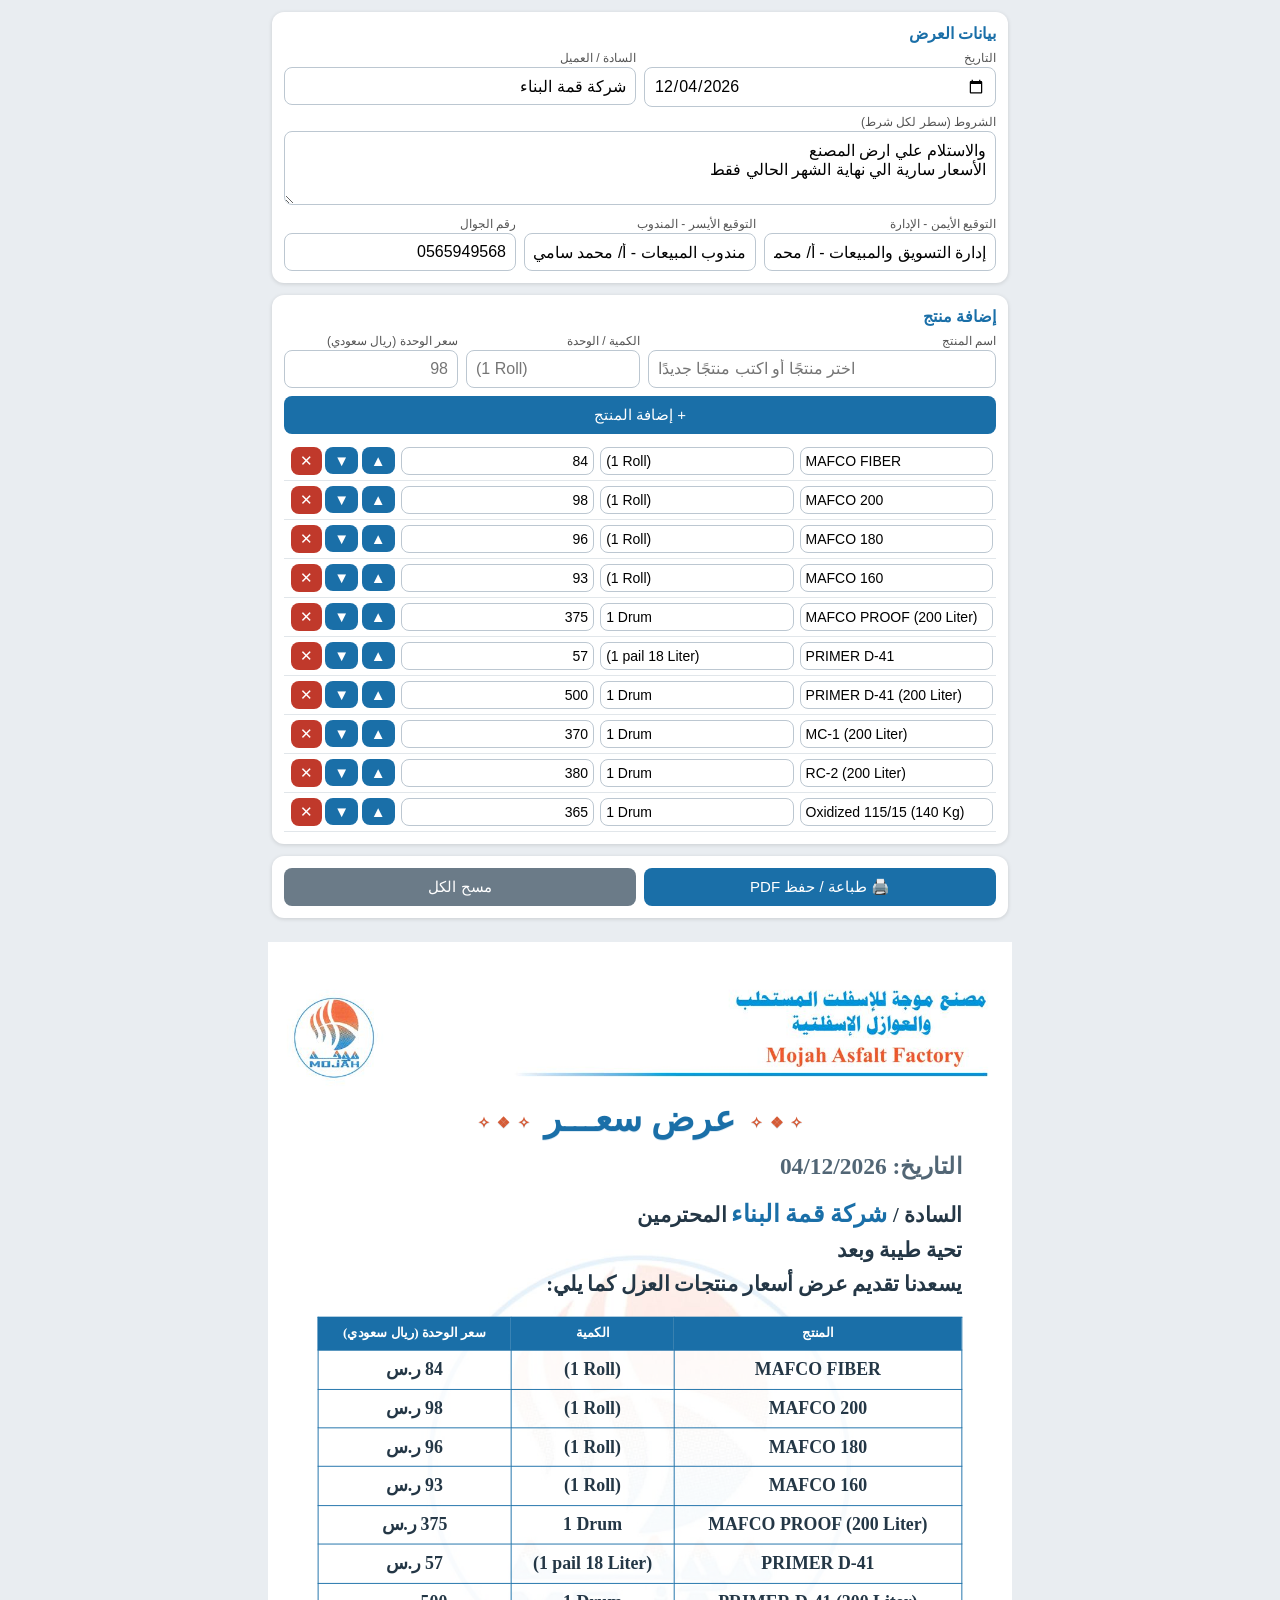
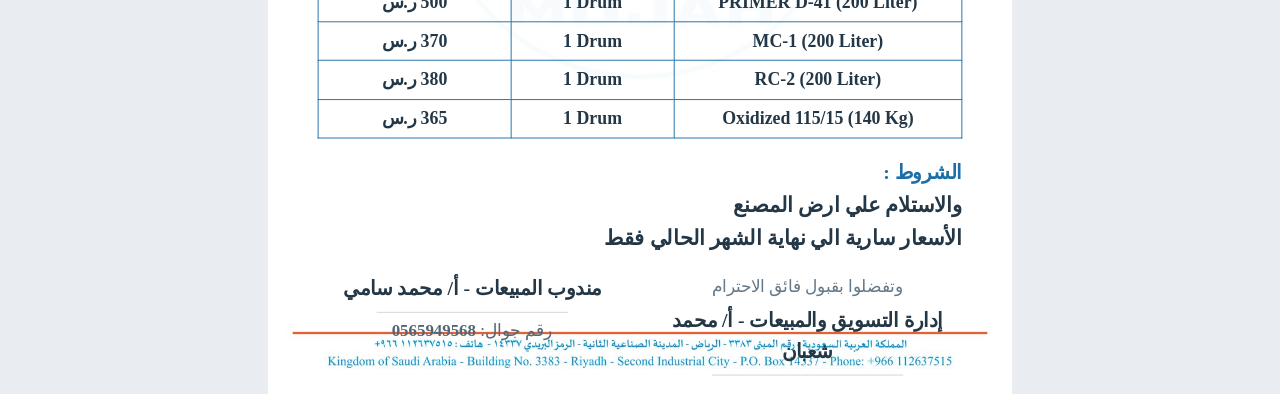
<file: برنامج عرض اسعار منتجات/عرض_اسعار_منتجات .html>
<!DOCTYPE html>
<html lang="ar" dir="rtl"><head><meta charset="utf-8">
<meta name="viewport" content="width=device-width,initial-scale=1">
<title>عرض سعر - موجة</title>
<style>
*{box-sizing:border-box}
body{margin:0;background:#e9edf1;font-family:Tahoma,Arial,sans-serif;color:#111}
.panel{max-width:760px;margin:0 auto;padding:12px}
.card{background:#fff;border-radius:12px;padding:12px;margin-bottom:12px;box-shadow:0 1px 4px #0002}
.card h3{margin:0 0 8px;font-size:16px;color:#1a6fa8}
.row{display:flex;gap:8px;flex-wrap:wrap}
.row>*{flex:1;min-width:120px}
label{font-size:12px;color:#555;display:block;margin-bottom:2px}
input,textarea{width:100%;padding:9px;border:1px solid #bcc7d1;border-radius:8px;font:inherit;font-size:16px}
button{padding:10px 14px;border:0;border-radius:8px;background:#1a6fa8;color:#fff;font:inherit;font-size:15px;cursor:pointer}
button.move{padding:5px 9px}
button.alt{background:#6b7b88}button.del{background:#c0392b;padding:5px 9px}
.items{width:100%;border-collapse:collapse;font-size:13px;margin-top:8px}
.items td{border-bottom:1px solid #e1e6ea;padding:5px 3px}
.items input{padding:5px;font-size:14px}
.ltr{direction:ltr;text-align:left}
.wrap{overflow:hidden;margin:0 auto}
/* ===== الورقة ===== */
.page{width:210mm;height:297mm;position:relative;background:#fff url([data-uri]) center/100% 100% no-repeat;
transform-origin:top right;-webkit-print-color-adjust:exact;print-color-adjust:exact;overflow:hidden}
.content{position:absolute;top:44mm;right:14mm;left:14mm;bottom:30mm;display:flex;flex-direction:column;font-family:"Arabic Typesetting","Traditional Arabic","Simplified Arabic",Tahoma,serif;font-size:18px;line-height:1.6;color:#243746}
.title{text-align:center;font-family:"Traditional Arabic","Arabic Typesetting","Simplified Arabic",serif;font-size:38px;line-height:1.25;font-weight:bold;margin:0 0 6px;text-decoration:none;color:#1a6fa8;text-shadow:0 1px 0 #dceaf3}
.title::before,.title::after{content:"✧ ❖ ✧";display:inline-block;color:#d55b36;font-family:Georgia,serif;font-size:.42em;letter-spacing:.12em;margin:0 16px;vertical-align:middle}
.title::after{transform:scaleX(-1)}
.date,.to{direction:rtl;text-align:right}
.date{margin-bottom:10px;color:#526675;font-size:25px;font-weight:600;font-family:"Traditional Arabic","Arabic Typesetting","Simplified Arabic",serif}
.to{margin-bottom:10px;font-size:22px;font-weight:600}
#vc{font-size:26px;color:#1a6fa8}
table.q{width:100%;border-collapse:collapse;margin:8px 0;font-family:"Times New Roman",serif;font-size:19px}
table.q th{background:#1a6fa8;color:#fff;padding:6px;border:1px solid #1a6fa8;font-size:14px}
table.q td{border:1px solid #1a6fa8;padding:5px 6px;text-align:center;font-weight:bold;background:#ffffffb8}
table.q td.en{direction:ltr}
.terms{margin-top:12px}.terms b{font-size:21px;color:#1a6fa8}
.terms div{white-space:pre-line;font-size:22px;font-weight:600}
.sign{display:flex;justify-content:space-between;margin-top:auto;padding-top:12px;font-size:21px;font-weight:bold;gap:20px;color:#243746;flex-shrink:0}
.sign>div{width:48%;padding:8px 6px 0;text-align:center}
.closing{display:block;font-size:18px;font-weight:normal;color:#647887;margin-bottom:5px}
.signature-line{width:64%;height:1px;margin:7px auto 5px;background:#cbd5dc}
.phone{margin-top:4px;text-align:center;font-weight:normal;color:#526675;font-size:18px}
#vp{font-family:"Times New Roman",serif;font-size:18px;font-weight:bold}
@page{size:A4;margin:0}
@media print{html,body{width:210mm;margin:0;padding:0;background:#fff;direction:rtl}
.panel,.wrap~*{display:none!important}
.wrap{width:210mm!important;height:297mm!important;margin:0!important;overflow:hidden}
.page{transform:none!important;margin:0!important;direction:rtl}
.content{direction:rtl}
.date,.to,.terms,.terms div{direction:rtl;text-align:right}
.title{text-align:center}}
</style></head><body>
<div class="panel">
 <div class="card"><h3>بيانات العرض</h3>
  <div class="row"><div><label>التاريخ</label><input id="date" type="date"></div>
  <div><label>السادة / العميل</label><input id="cust" value="شركة قمة البناء" list="customerOptions" oninput="customerInput()" onblur="rememberCurrentCustomer()"><datalist id="customerOptions"></datalist></div></div>
  <div style="margin-top:8px"><label>الشروط (سطر لكل شرط)</label>
  <textarea id="terms" rows="3">والاستلام علي ارض المصنع
الأسعار سارية الي نهاية الشهر الحالي فقط</textarea></div>
  <div class="row" style="margin-top:8px"><div><label>التوقيع الأيمن - الإدارة</label><input id="s2" value="إدارة التسويق والمبيعات - أ/ محمد شعبان"></div>
  <div><label>التوقيع الأيسر - المندوب</label><input id="s1" value="مندوب المبيعات - أ/ محمد سامي"></div>
  <div><label>رقم الجوال</label><input id="ph" value="0565949568"></div></div>
 </div>
 <div class="card"><h3>إضافة منتج</h3>
  <div class="row"><div style="flex:2"><label>اسم المنتج</label><input id="n" class="ltr" list="productOptions" placeholder="اختر منتجًا أو اكتب منتجًا جديدًا"><datalist id="productOptions"></datalist></div>
  <div><label>الكمية / الوحدة</label><input id="q" class="ltr" placeholder="(1 Roll)"></div>
  <div><label>سعر الوحدة (ريال سعودي)</label><input id="p" inputmode="decimal" placeholder="98"></div></div>
  <div class="row" style="margin-top:8px"><button onclick="add()">+ إضافة المنتج</button></div>
  <table class="items" id="list"></table>
 </div>
 <div class="card row"><button onclick="window.print()">🖨️ طباعة / حفظ PDF</button><button class="alt" onclick="if(confirm('مسح كل المنتجات؟')){items=[];save()}">مسح الكل</button></div>
</div>
<div class="wrap" id="wrap"><div class="page" id="page"><div class="content" id="content">
 <h1 class="title">عرض سعـــر</h1>
 <div class="date">التاريخ: <b id="vd"></b></div>
 <div class="to">السادة / <b id="vc"></b> المحترمين<br>تحية طيبة وبعد<br>يسعدنا تقديم عرض أسعار منتجات العزل كما يلي:</div>
 <table class="q"><thead><tr><th>المنتج</th><th>الكمية</th><th>سعر الوحدة (ريال سعودي)</th></tr></thead><tbody id="vb"></tbody></table>
 <div class="terms"><b>الشروط :</b><div id="vt"></div></div>
 <div class="sign"><div><span class="closing">وتفضلوا بقبول فائق الاحترام</span><span id="v2"></span><div class="signature-line"></div></div><div><span id="v1"></span><div class="signature-line"></div><div class="phone">رقم جوال: <span id="vp" dir="ltr"></span></div></div></div>
</div></div></div>
<script>
var KEY='mojah_quote_v1',$=function(i){return document.getElementById(i)};
var items=[["MAFCO FIBER","(1 Roll)","84"],["MAFCO 200","(1 Roll)","98"],["MAFCO 180","(1 Roll)","96"],["MAFCO 160","(1 Roll)","93"],["MAFCO PROOF (200 Liter)","1 Drum","375"],["PRIMER D-41","(1 pail 18 Liter)","57"],["PRIMER D-41 (200 Liter)","1 Drum","500"],["MC-1 (200 Liter)","1 Drum","370"],["RC-2 (200 Liter)","1 Drum","380"],["Oxidized 115/15 (140 Kg)","1 Drum","365"]];
var products=items.map(function(r){return r.slice()});
var customers=[$('cust').value];
var F=['date','cust','terms','s1','s2','ph'];
try{var s=JSON.parse(localStorage.getItem(KEY)||'null');if(s){if(Array.isArray(s.items))items=s.items;if(Array.isArray(s.products))s.products.forEach(function(r){rememberProduct(r[0],r[1],r[2])});if(Array.isArray(s.customers))s.customers.forEach(rememberCustomer);items.forEach(function(r){rememberProduct(r[0],r[1],r[2])});F.forEach(function(f){if(s[f]!=null)$(f).value=f==='s1'&&s[f]==='محمد سامي - مندوب المبيعات'?'مندوب المبيعات - أ/ محمد سامي':f==='s2'&&s[f]==='ا/ محمد شعبان - ادارة التسويق والمبيعات'?'إدارة التسويق والمبيعات - أ/ محمد شعبان':s[f]});rememberCustomer(s.cust)}}catch(e){}
if(s&&String(s.s1||'').indexOf('محمد سامي')!==-1&&String(s.s1).indexOf('إدارة')!==-1&&String(s.s2||'').indexOf('محمد شعبان')!==-1&&String(s.s2).indexOf('مندوب')!==-1){$('s1').value='مندوب المبيعات - أ/ محمد سامي';$('s2').value='إدارة التسويق والمبيعات - أ/ محمد شعبان'}
if(!$('date').value)$('date').value=new Date().toISOString().slice(0,10);
function esc(t){return String(t).replace(/[&<>"]/g,function(c){return{'&':'&amp;','<':'&lt;','>':'&gt;','"':'&quot;'}[c]})}
function fd(v){if(!v)return'';var a=v.split('-');return a[2]+'/'+a[1]+'/'+a[0]}
function rememberCustomer(n){n=String(n||'').trim();if(n&&!customers.some(function(c){return c.toLowerCase()===n.toLowerCase()}))customers.push(n)}
function renderCustomerOptions(){$('customerOptions').innerHTML=customers.map(function(c){return '<option value="'+esc(c)+'"></option>'}).join('')}
function customerInput(){var input=$('cust'),typed=input.value.trim(),key=typed.toLowerCase();if(key){var match=customers.find(function(c){return c.toLowerCase().indexOf(key)===0&&c.toLowerCase()!==key});if(match){input.value=match;input.setSelectionRange(typed.length,match.length)}}save2()}
function rememberCurrentCustomer(){rememberCustomer($('cust').value);renderCustomerOptions();save2()}
function rememberProduct(n,q,p){if(!n)return;var key=String(n).trim().toLowerCase(),found=products.find(function(r){return String(r[0]).trim().toLowerCase()===key});if(found){found[1]=q;found[2]=p}else products.push([n,q,p])}
function renderProductOptions(){$('productOptions').innerHTML=products.map(function(r){return '<option value="'+esc(r[0])+'"></option>'}).join('')}
function selectProduct(){var n=$('n').value.trim().toLowerCase(),product=products.find(function(r){return String(r[0]).trim().toLowerCase()===n});if(product){$('q').value=product[1];$('p').value=product[2]}}
function save(){var o={items:items,products:products,customers:customers};F.forEach(function(f){o[f]=$(f).value});try{localStorage.setItem(KEY,JSON.stringify(o))}catch(e){}render()}
function add(){var n=$('n').value.trim();if(!n)return;var q=$('q').value.trim(),p=$('p').value.trim();items.push([n,q,p]);rememberProduct(n,q,p);$('n').value=$('q').value=$('p').value='';save()}
function upd(i,j,v){items[i][j]=v;save2()}
function save2(){var o={items:items,products:products,customers:customers};F.forEach(function(f){o[f]=$(f).value});try{localStorage.setItem(KEY,JSON.stringify(o))}catch(e){}renderPage()}
function del(i){items.splice(i,1);save()}
function mv(i,d){var j=i+d;if(j<0||j>=items.length)return;var t=items[i];items[i]=items[j];items[j]=t;save()}
function render(){
 renderCustomerOptions();
 $('list').innerHTML=items.map(function(r,i){return '<tr><td><input class="ltr" value="'+esc(r[0])+'" oninput="upd('+i+',0,this.value)"></td><td><input class="ltr" value="'+esc(r[1])+'" oninput="upd('+i+',1,this.value)"></td><td><input value="'+esc(r[2])+'" inputmode="decimal" oninput="upd('+i+',2,this.value)"></td><td style="white-space:nowrap"><button class="move" title="تحريك صف واحد لأعلى" onclick="mv('+i+',-1)">▲</button> <button class="move" title="تحريك صف واحد لأسفل" onclick="mv('+i+',1)">▼</button> <button class="del" onclick="del('+i+')">✕</button></td></tr>'}).join('');
 renderPage()}
function renderPage(){
 $('vb').innerHTML=items.map(function(r){return '<tr><td class="en">'+esc(r[0])+'</td><td class="en">'+esc(r[1])+'</td><td>'+esc(r[2])+' ر.س</td></tr>'}).join('');
 $('vd').textContent=fd($('date').value);$('vc').textContent=$('cust').value;
 $('vt').innerHTML=$('terms').value.split('\n').filter(Boolean).map(function(t){return '<div>'+esc(t)+'</div>'}).join('');
 $('v1').textContent=$('s1').value;$('v2').textContent=$('s2').value;$('vp').textContent=$('ph').value}
F.forEach(function(f){$(f).addEventListener('input',save2)});
$('n').addEventListener('change',selectProduct);
renderProductOptions();
function fit(){var w=Math.min(window.innerWidth,760)-16,pw=$('page').offsetWidth,sc=Math.min(1,w/pw);
 $('page').style.transform='scale('+sc+')';$('wrap').style.width=(pw*sc)+'px';$('wrap').style.height=($('page').offsetHeight*sc)+'px'}
window.addEventListener('resize',fit);
var printed=false;
function printFit(){
 var c=$('content');
 c.style.transform='none';c.style.width='';c.style.height='';c.style.left='';c.style.top='';c.style.bottom='';
 var sc=Math.min(1,c.clientHeight/c.scrollHeight);
 if(sc<1){
  sc=sc*0.995;
  var h=c.clientHeight,w=c.clientWidth;
  /* نوسّع الصندوق بنفس نسبة التصغير ثم نصغّره فيملأ العرض والارتفاع بالظبط (بدون ميل لليمين) */
  c.style.left='auto';c.style.bottom='auto';
  c.style.width=(w/sc)+'px';c.style.height=(h/sc)+'px';
  c.style.transformOrigin='top right';
  c.style.transform='scale('+sc+')';
 }
 printed=true;
}
function printReset(){
 if(!printed)return;
 var c=$('content');
 c.style.transform='';c.style.transformOrigin='';c.style.width='';c.style.height='';c.style.left='';c.style.bottom='';
 printed=false;fit();
}
window.addEventListener('beforeprint',function(){$('page').style.transform='none';printFit()});
window.addEventListener('afterprint',printReset);
if(window.matchMedia){var mq=window.matchMedia('print');var mqh=function(e){if(e.matches){$('page').style.transform='none';printFit()}else printReset()};if(mq.addEventListener)mq.addEventListener('change',mqh);else if(mq.addListener)mq.addListener(mqh)}
render();fit();
</script></body></html>
</file>
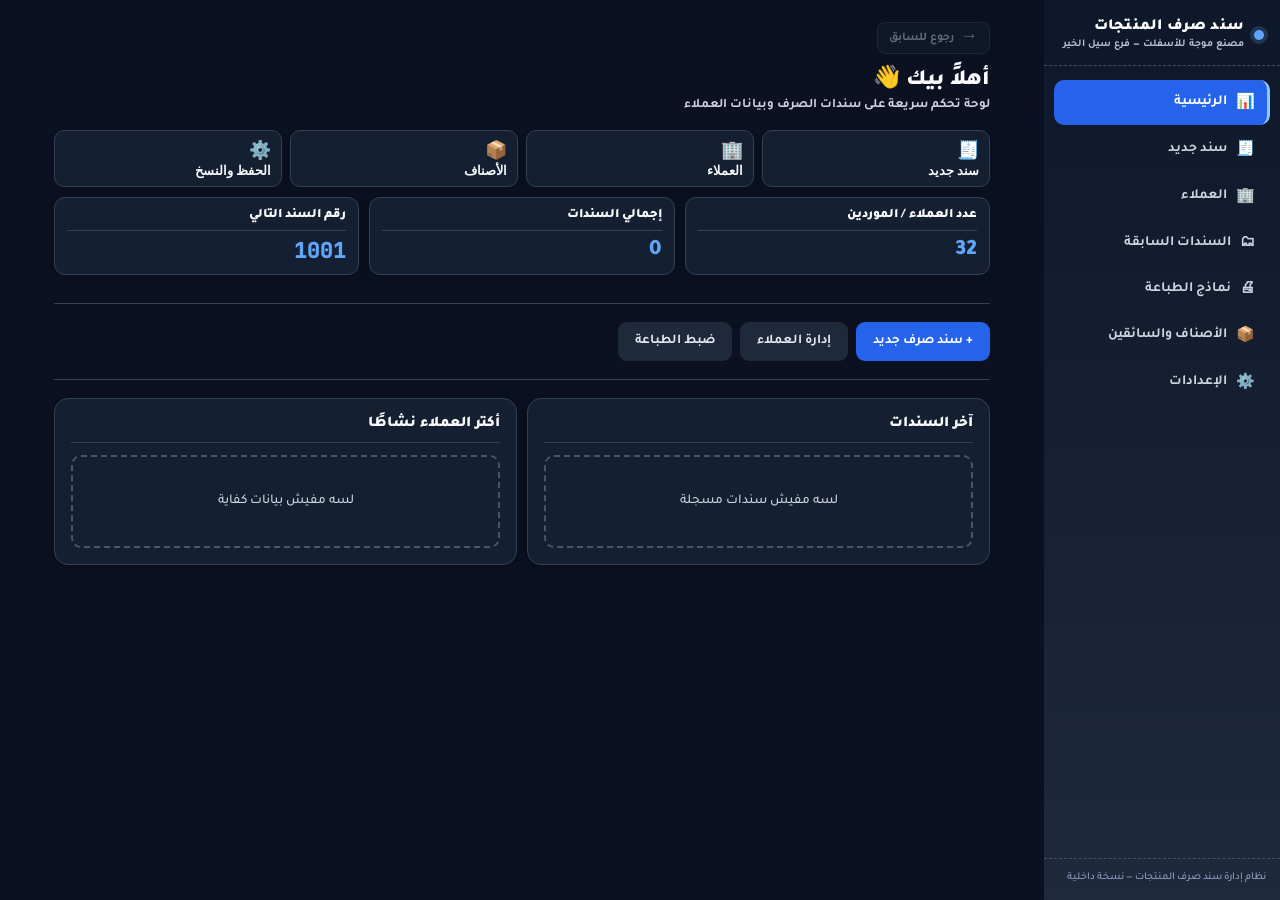
<file: سند صرف المنتجات/سند_صرف_المنتجات.html>
<!DOCTYPE html>
<html dir="rtl" lang="ar">
<head>
<meta charset="UTF-8">
<meta name="viewport" content="width=device-width, initial-scale=1.0, maximum-scale=1.0">
<meta name="theme-color" content="#12213F">
<meta name="application-name" content="سند صرف المنتجات">
<link rel="icon" href="data:image/svg+xml,%3Csvg xmlns='http://www.w3.org/2000/svg' viewBox='0 0 100 100'%3E%3Crect width='100' height='100' rx='22' fill='%2312213F'/%3E%3Crect x='20' y='18' width='60' height='64' rx='8' fill='%23fff'/%3E%3Cpath d='M30 35h40M30 48h40M30 61h25' stroke='%23D98E2B' stroke-width='7' stroke-linecap='round'/%3E%3C/svg%3E">
<title>سند صرف المنتجات</title>
<link rel="preconnect" href="https://fonts.googleapis.com">
<link href="https://fonts.googleapis.com/css2?family=Tajawal:wght@400;500;700;900&family=JetBrains+Mono:wght@500;700&display=swap" rel="stylesheet">
<style>
  :root{
    --navy:#12213F;
    --navy-2:#1C3564;
    --slate:#48566E;
    --paper:#F6F3EC;
    --paper-2:#FFFFFF;
    --line:#D9D2C2;
    --amber:#D98E2B;
    --amber-deep:#B5721A;
    --green:#2F6B4F;
    --red:#B23A32;
    --ink:#1B1B18;
    --muted:#7A7568;
  }
  *{box-sizing:border-box;}
  html,body{margin:0;padding:0;}
  body{
    background:var(--paper);
    color:var(--ink);
    font-family:'Tajawal',sans-serif;
    font-weight:500;
    min-height:100vh;
  }
  b,strong{font-weight:900;}
  .mono{font-family:'JetBrains Mono',monospace;font-weight:700;}

  /* ---------- App shell (sidebar layout) ---------- */
  #app-shell{display:flex;min-height:100vh;}

  #sidebar{
    background:var(--navy);color:#fff;width:236px;flex:none;
    position:fixed;top:0;bottom:0;right:0;z-index:80;
    display:flex;flex-direction:column;
    transition:transform .25s ease;
    box-shadow:-4px 0 18px rgba(0,0,0,.12);
  }
  .brand{
    display:flex;align-items:center;gap:10px;
    padding:18px 16px 14px 16px;
    border-bottom:1px dashed rgba(255,255,255,.22);
  }
  .brand .dot{width:10px;height:10px;border-radius:50%;background:var(--amber);flex:none;}
  .brand h1{font-size:15.5px;margin:0;font-weight:900;letter-spacing:.2px;}
  .brand span{display:block;font-size:10.5px;color:#B9C2D6;font-weight:600;margin-top:1px;}

  nav#tabs{
    display:flex;flex-direction:column;gap:2px;
    padding:14px 10px;overflow-y:auto;
  }
  nav#tabs button{
    background:none;border:none;color:#CBD3E3;text-align:right;
    font-family:inherit;font-size:14px;font-weight:700;
    padding:11px 12px;white-space:nowrap;cursor:pointer;
    border-radius:8px;
    border-right:3px solid transparent;
    display:flex;align-items:center;gap:9px;
  }
  nav#tabs button:hover{background:rgba(255,255,255,.06);}
  nav#tabs button.active{
    color:#fff;background:rgba(217,142,43,.16);
    border-right:3px solid var(--amber);
  }
  nav#tabs button .ic{font-size:15px;flex:none;}

  #sidebar-footer{
    margin-top:auto;padding:12px 14px 16px 14px;
    font-size:10.5px;color:#8FA0C2;border-top:1px dashed rgba(255,255,255,.18);
  }

  #topbar-mobile{
    display:none;
    position:sticky;top:0;z-index:70;
    background:var(--navy);color:#fff;
    padding:12px 14px;align-items:center;justify-content:space-between;
    box-shadow:0 2px 10px rgba(0,0,0,.15);
  }
  #topbar-mobile .brand{padding:0;border:none;}
  #hamburger{
    background:rgba(255,255,255,.1);border:1px solid rgba(255,255,255,.2);color:#fff;
    border-radius:8px;padding:8px 11px;font-size:16px;cursor:pointer;
  }
  #sidebar-backdrop{
    display:none;position:fixed;inset:0;background:rgba(10,15,25,.5);z-index:75;
  }

  #main-wrap{flex:1;margin-right:236px;min-width:0;}
  main{max-width:980px;margin:0 auto;padding:22px 22px 60px 22px;}

  @media(max-width:900px){
    #sidebar{transform:translateX(100%);}
    #sidebar.open{transform:translateX(0);}
    #sidebar-backdrop.open{display:block;}
    #main-wrap{margin-right:0;}
    #topbar-mobile{display:flex;}
    main{padding:14px 12px 50px 12px;}
  }

  h2.page-title{
    font-size:19px;margin:2px 0 4px 0;font-weight:900;color:var(--navy);
  }
  p.page-sub{color:var(--muted);font-size:13px;margin:0 0 16px 0;font-weight:600;}

  .dashed{border:none;border-top:2px dashed var(--line);margin:18px 0;}

  .card{
    background:var(--paper-2);
    border:1px solid var(--line);
    border-radius:10px;
    padding:16px;
    margin-bottom:14px;
  }
  .card h3{margin:0 0 10px 0;font-size:14.5px;color:var(--navy);font-weight:900;}

  .grid{display:grid;gap:10px;}
  .grid.g2{grid-template-columns:1fr 1fr;}
  .grid.g3{grid-template-columns:1fr 1fr 1fr;}
  @media(max-width:640px){.grid.g2,.grid.g3{grid-template-columns:1fr;}}

  label{font-size:12.5px;color:var(--slate);font-weight:700;display:block;margin-bottom:4px;}
  input[type=text],input[type=number],input[type=date],select,textarea{
    width:100%;
    border:1px solid var(--line);
    background:#FBFAF6;
    border-radius:7px;
    padding:9px 10px;
    font-family:inherit;
    font-size:14px;
    font-weight:600;
    color:var(--ink);
  }
  input:focus,select:focus,textarea:focus{outline:2px solid var(--amber);outline-offset:0;border-color:var(--amber);}
  .field{margin-bottom:10px;}

  button.btn{
    font-family:inherit;font-weight:700;font-size:13.5px;
    border-radius:7px;border:1px solid transparent;
    padding:10px 16px;cursor:pointer;
  }
  .btn-primary{background:var(--navy);color:#fff;}
  .btn-primary:hover{background:var(--navy-2);}
  .btn-amber{background:var(--amber);color:#20140A;}
  .btn-amber:hover{background:var(--amber-deep);color:#fff;}
  .btn-ghost{background:transparent;border:1px solid var(--line);color:var(--slate);}
  .btn-ghost:hover{border-color:var(--slate);}
  .btn-danger{background:transparent;border:1px solid var(--red);color:var(--red);}
  .btn-danger:hover{background:var(--red);color:#fff;}
  .btn-sm{padding:6px 10px;font-size:12.5px;}
  .row-actions{display:flex;gap:8px;flex-wrap:wrap;margin-top:12px;}

  table.list{width:100%;border-collapse:collapse;font-size:13px;}
  table.list th{
    text-align:right;color:var(--muted);font-weight:700;font-size:11.5px;
    text-transform:uppercase;letter-spacing:.3px;
    border-bottom:2px dashed var(--line);padding:6px 8px;
  }
  table.list td{padding:9px 8px;border-bottom:1px solid var(--line);vertical-align:top;}
  table.list tr:hover td{background:#FBF6EA;}
  .pill{
    display:inline-block;background:var(--navy);color:#fff;font-size:11px;
    padding:2px 8px;border-radius:20px;font-weight:700;
  }
  .pill.amber{background:var(--amber);color:#20140A;}
  .muted{color:var(--muted);}
  .empty{
    text-align:center;padding:36px 12px;color:var(--muted);
    border:2px dashed var(--line);border-radius:10px;font-size:13.5px;
  }

  .search-box{position:relative;margin-bottom:12px;}
  .search-box input{padding-right:34px;}
  .search-box::before{
    content:"⌕";position:absolute;right:11px;top:50%;transform:translateY(-50%);
    color:var(--muted);font-size:16px;
  }

  .item-row{
    display:grid;grid-template-columns:repeat(3,minmax(0,1fr)) 42px;gap:8px;
    align-items:end;margin-bottom:8px;
    padding-bottom:8px;border-bottom:1px dashed var(--line);
  }
  .items-card-heading{display:flex;align-items:center;justify-content:space-between;gap:12px;padding-bottom:12px;margin-bottom:14px;border-bottom:1px solid #334155}
  .items-card-heading h3{margin:0!important;padding:0!important;border:0!important;flex:1}
  .items-card-heading .save-new-voucher-btn{display:inline-flex;align-items:center;justify-content:center;gap:8px;min-height:38px;padding:8px 14px;border:1px solid #3B82F6;border-radius:9px;background:#2563EB;color:#fff;font-size:13px;font-weight:800;white-space:nowrap;box-shadow:0 3px 10px rgba(37,99,235,.22)}
  .items-card-heading .save-new-voucher-btn:hover{background:#1D4ED8;border-color:#60A5FA;box-shadow:0 5px 14px rgba(37,99,235,.3)}
  .items-card-heading .save-new-voucher-btn:disabled{opacity:.65;cursor:wait;transform:none;box-shadow:none}
  .save-new-voucher-icon{display:inline-grid;place-items:center;width:20px;height:20px;border-radius:6px;background:rgba(255,255,255,.18);font-size:16px;line-height:1}
  @media(max-width:420px){.items-card-heading{gap:8px}.items-card-heading .save-new-voucher-btn{padding:7px 9px;font-size:12px}}
  @media(max-width:640px){.item-row{grid-template-columns:1fr 1fr;}}
  .qty-picker{position:relative}
  .item-row .field label{display:block;height:18px;margin:0 0 6px;text-align:center;line-height:18px}
  .item-row .field>input,.qty-picker-input input{box-sizing:border-box;width:100%;height:42px;min-width:0;padding:8px;font:inherit;color:#F8FAFC;text-align:center;border-radius:9px}
  .qty-picker-input{display:flex;gap:0;align-items:stretch}
  .joined-picker{box-sizing:border-box;overflow:hidden;border:1px solid #475569;border-radius:9px;background:#0F172A;transition:border-color .15s,box-shadow .15s}
  .qty-picker-input.joined-picker{height:42px;min-height:42px}
  .qty-picker-input.joined-picker input{box-sizing:border-box;flex:1 1 0%;width:0;min-width:0;height:100%;margin:0;padding:8px 10px;border:0!important;border-radius:0!important;background:transparent!important;box-shadow:none!important;line-height:1.2}
  .qty-picker-input.joined-picker .numeric-input-shell{box-sizing:border-box;display:flex;flex:1 1 0%;width:0;min-width:0;height:100%}
  .numeric-input-shell{position:relative;min-width:0;height:42px}
  .numeric-input-shell input.it-item,.numeric-input-shell input.it-qty,.numeric-input-shell input.it-drum{color:transparent!important;-webkit-text-fill-color:transparent;caret-color:#38BDF8}
  .numeric-input-shell input.it-item::placeholder,.numeric-input-shell input.it-qty::placeholder,.numeric-input-shell input.it-drum::placeholder{color:transparent!important;-webkit-text-fill-color:transparent}
  .numeric-input-display{position:absolute;inset:0;z-index:1;display:flex;align-items:center;justify-content:center;padding:0 8px;overflow:hidden;white-space:pre;direction:ltr;unicode-bidi:isolate;pointer-events:none;font:inherit;text-align:center;color:#F8FAFC}
  .numeric-input-display .numeric-input-number{color:#38BDF8;font-weight:900}
  .numeric-input-display.is-placeholder{color:#94A3B8}
  .qty-list-toggle{box-sizing:border-box;flex:0 0 36px;width:36px;min-width:36px;height:42px;padding:0!important;display:flex;align-items:center;justify-content:center;border-radius:9px 0 0 9px;font:inherit;line-height:1}
  .qty-picker-input.joined-picker .qty-list-toggle{height:100%;border:0!important;border-right:1px solid #334155!important;border-radius:0!important;background:#1E293B!important;color:#CBD5E1!important}
  .qty-picker-input.joined-picker .qty-list-toggle:hover{background:#29364A!important;color:#fff!important}
  .qty-picker-input.joined-picker:focus-within{border-color:#3B82F6;box-shadow:0 0 0 3px rgba(59,130,246,.22)}
  .item-row>[data-del-item]{box-sizing:border-box;width:42px;height:42px;margin-bottom:0;padding:0;display:flex;align-items:center;justify-content:center;border-radius:9px;background:#1E293B;border:1px solid #7F1D1D;color:#FCA5A5}
  .item-row>[data-del-item]:hover{background:#B91C1C;border-color:#DC2626;color:#fff}
  .qty-suggest{position:absolute;top:calc(100% + 3px);right:0;left:0;display:none;max-height:180px;overflow-y:auto;z-index:65;background:#151F32;border:1px solid #475569;border-radius:8px;box-shadow:0 8px 20px rgba(0,0,0,.3)}
  .qty-suggest button{display:block;width:100%;padding:8px 10px;text-align:center;direction:ltr;unicode-bidi:isolate;background:transparent;border:0;border-bottom:1px solid #334155;color:#E2E8F0;cursor:pointer;font:inherit}
  .qty-suggest button:hover{background:#1E3A5F}
  .qty-suggest .numeric-text{color:#38BDF8!important;font-weight:900}
  #products-list .product-value{direction:ltr;unicode-bidi:isolate;text-align:center}

  .toast{
    position:fixed;bottom:18px;left:50%;transform:translateX(-50%);
    background:var(--navy);color:#fff;padding:10px 18px;border-radius:24px;
    font-size:13.5px;font-weight:600;box-shadow:0 6px 20px rgba(0,0,0,.25);
    z-index:200;opacity:0;pointer-events:none;transition:opacity .25s, bottom .25s;
  }
  .toast.show{opacity:1;bottom:26px;}

  .autofill-box{
    background:#F1F6F2;border:1px solid #CFE3D4;border-radius:8px;
    padding:10px 12px;font-size:13px;color:#20442F;margin-top:8px;
  }
  .autofill-box.empty-state{background:#FBF6EA;border-color:var(--line);color:var(--muted);}

  /* ---------- Modern polish ---------- */
  .quick-tools{display:grid;grid-template-columns:repeat(4,1fr);gap:10px;margin:0 0 14px;}
  .quick-tool{background:#fff;border:1px solid var(--line);border-radius:12px;padding:13px;cursor:pointer;text-align:right;transition:.18s;box-shadow:0 2px 8px rgba(18,33,63,.05);}
  .quick-tool:hover{transform:translateY(-1px);border-color:var(--amber);box-shadow:0 5px 16px rgba(18,33,63,.09);}
  .quick-tool .qt-icon{font-size:22px;display:block;margin-bottom:5px}.quick-tool b{font-size:12.5px;color:var(--navy)}
  .save-state{font-size:11px;font-weight:800;margin-right:auto;padding:5px 9px;border-radius:20px;background:#eef7f0;color:#27613f}
  .translator-grid{display:grid;grid-template-columns:1fr 1fr;gap:10px;align-items:stretch}
  .translator-grid textarea{min-height:100px;resize:vertical}.translation-results{display:grid;grid-template-columns:1fr 1fr;gap:10px;margin-top:6px}.translation-result-card{min-width:0}.translation-result-label{font-size:11px;font-weight:800;color:var(--navy);margin-bottom:3px}  .translation-result{background:#60A5FA;border:1px solid #3B82F6;color:#0F172A;border-radius:8px;padding:4px 7px;font-size:14px;font-weight:900;direction:auto;text-align:start;min-height:30px;white-space:pre-wrap;overflow-wrap:anywhere}
  #dict-translate-input{min-height:36px;height:36px;padding:6px 9px;resize:vertical}
  @media(max-width:600px){.translation-results{grid-template-columns:1fr}}
  .translation-actions{display:flex;gap:7px;flex-wrap:wrap;margin-top:6px}
  @media(max-width:640px){.quick-tools{grid-template-columns:1fr 1fr}.translator-grid{grid-template-columns:1fr}}
  /* ---------- Calibration / print template ---------- */
  .cal-wrap{display:flex;gap:16px;flex-wrap:wrap;align-items:flex-start;}
  .cal-panel{flex:1 1 260px;min-width:260px;max-height:70vh;overflow-y:auto;}
  .cal-page-outer{
    flex:2 1 420px;overflow:auto;background:#EDEAE2;border-radius:10px;padding:14px;
    display:flex;justify-content:center;
  }
  .cal-page{
    width:210mm;height:297mm;background:#fff;position:relative;
    box-shadow:0 4px 18px rgba(0,0,0,.18);
    transform-origin:top center;
    background-image:
      repeating-linear-gradient(0deg, rgba(0,0,0,.035) 0 1px, transparent 1px 10mm),
      repeating-linear-gradient(90deg, rgba(0,0,0,.035) 0 1px, transparent 1px 10mm);
  }
  .cal-field{
    position:absolute;white-space:nowrap;cursor:move;
    border:1px dashed var(--amber-deep);
    padding:1px 3px;
    background:rgba(217,142,43,.13);
    user-select:none;
    font-family:'Times New Roman', Times, serif;
    font-weight:700;
  }
  .cal-field.active{border-color:var(--navy);background:rgba(18,33,63,.12);}
  .cal-field .tag{
    position:absolute;top:-17px;right:0;background:var(--navy);color:#fff;
    font-size:9px;padding:1px 5px;border-radius:4px;white-space:nowrap;
  }
  fieldset.fld-edit{border:1px solid var(--line);border-radius:8px;padding:10px;margin-bottom:10px;}
  fieldset.fld-edit legend{font-size:12.5px;font-weight:700;color:var(--navy);padding:0 6px;}
  details.fld-edit{border:1px solid var(--line);border-radius:8px;margin-bottom:8px;overflow:hidden;}
  details.fld-edit[open]{border-color:var(--amber-deep);}
  details.fld-edit summary{
    list-style:none;cursor:pointer;padding:10px 12px;
    font-size:13px;font-weight:700;color:var(--navy);
    display:flex;align-items:center;justify-content:space-between;
    background:#FBF6EA;
  }
  details.fld-edit summary::-webkit-details-marker{display:none;}
  details.fld-edit summary::after{content:'⌄';color:var(--muted);font-size:15px;}
  details.fld-edit[open] summary::after{content:'⌃';}
  details.fld-edit summary .badge-off{font-size:10.5px;color:var(--muted);font-weight:500;}
  details.fld-edit .body{padding:12px;}
  .nudge-group{display:flex;align-items:center;gap:4px;}
  .nudge-group input{text-align:center;}
  .nudge-btn{
    flex:none;width:26px;height:30px;border:1px solid var(--line);background:#fff;
    border-radius:6px;cursor:pointer;font-size:13px;color:var(--navy);font-weight:700;
  }
  .nudge-btn:hover{background:var(--amber);color:#20140A;border-color:var(--amber-deep);}
  .mini-grid{display:grid;grid-template-columns:1fr 1fr;gap:10px;}
  .mini-grid label{font-size:11.5px;font-weight:700;color:var(--slate);}
  .mini-grid input,.mini-grid select{padding:7px 8px;font-size:13px;}
  .mini-grid .full{grid-column:1/-1;}
  .visible-toggle{display:flex;align-items:center;gap:8px;font-size:12.5px;}
  .visible-toggle input{width:auto;}

  /* ---------- Print page (actual output) ---------- */
  #print-root{display:none;}
  .print-page{
    width:210mm;height:297mm;position:relative;background:#fff;
  }
  .pf{position:absolute;white-space:pre;font-weight:700;}

  @media print{
    #app-shell,#main-wrap{display:none !important}
    html,body{height:auto !important;min-height:0 !important;overflow:hidden !important}
    #print-root{position:absolute !important;left:0;top:0;width:210mm}
    html,body{margin:0;padding:0;background:#fff;}
    #sidebar, #sidebar-backdrop, #topbar-mobile, main, #toast, .modal-overlay{display:none !important;}
    #print-root{display:block;margin:0;padding:0;}
    .print-page{margin:0;box-shadow:none;page-break-after:avoid;page-break-before:avoid;page-break-inside:avoid;overflow:hidden;height:294mm !important;}
    @page{size:A4;margin:0;}
  }

  @media(max-width:760px){
    main{padding:12px 10px 50px 10px;}
  }

  /* ---------- Print preview modal ---------- */
  .modal-overlay{
    display:none;position:fixed;inset:0;background:rgba(10,15,25,.55);
    z-index:300;align-items:center;justify-content:center;padding:14px;
  }
  .modal-overlay.open{display:flex;}
  .modal-box{
    background:#fff;border-radius:12px;max-width:640px;width:100%;
    max-height:90vh;display:flex;flex-direction:column;overflow:hidden;
    box-shadow:0 20px 60px rgba(0,0,0,.35);
  }
  .modal-head{
    padding:14px 18px;border-bottom:1px solid var(--line);
    display:flex;align-items:center;justify-content:space-between;
  }
  .modal-head h3{margin:0;font-size:15px;color:var(--navy);font-weight:900;}
  .modal-close{background:none;border:none;font-size:20px;color:var(--muted);cursor:pointer;}
  .modal-body{
    flex:1;overflow:auto;background:#EDEAE2;
    display:flex;justify-content:center;padding:18px;
  }
  .print-page.preview-mode{
    transform:scale(.42);transform-origin:top center;
    box-shadow:0 6px 24px rgba(0,0,0,.25);flex:none;
  }
  .modal-foot{
    padding:14px 18px;border-top:1px solid var(--line);
    display:flex;gap:10px;flex-wrap:wrap;
  }
  .confirm-modal{z-index:320}
  .confirm-modal .modal-box{max-width:480px;border:2px solid #FCA5A5}
  .confirm-modal .modal-head{padding:18px 20px;background:#7F1D1D;border:0}
  .confirm-modal .modal-head h3{color:#fff;font-size:19px}
  .confirm-modal .modal-body{display:block;padding:24px 22px;background:#151F32;color:#E2E8F0;text-align:center}
  .confirm-warning-icon{font-size:38px;line-height:1;margin-bottom:12px}
  .confirm-warning-message{font-size:17px;font-weight:900;line-height:1.7;color:#F8FAFC}
  .confirm-warning-detail{margin:8px 0 0;color:#FCA5A5;font-size:14px;font-weight:700;line-height:1.7}
  .confirm-modal .modal-foot{justify-content:center;padding:14px 18px;background:#151F32;border-color:#334155}
  .confirm-modal .btn-danger{background:#B91C1C;border-color:#DC2626;color:#fff}
  .confirm-modal .btn-danger:hover{background:#991B1B}

  /* ---------- v2 polish ---------- */
  body{font-family:'Tajawal','Segoe UI',Tahoma,Arial,sans-serif;background:#F4F1E9}
  .card{border-radius:14px;border-color:#E7E1D3;box-shadow:0 1px 2px rgba(18,33,63,.05),0 6px 18px rgba(18,33,63,.04)}
  .card h3{font-size:15px;padding-bottom:9px;border-bottom:1px solid #F0EADB;margin-bottom:12px}
  input[type=text],input[type=number],input[type=date],select,textarea{border-radius:9px;background:#fff;padding:10px 12px;transition:.15s}
  input:focus,select:focus,textarea:focus{box-shadow:0 0 0 4px rgba(217,142,43,.16)}
  button.btn{border-radius:9px;transition:.15s}
  .btn-primary:hover,.btn-amber:hover{transform:translateY(-1px);box-shadow:0 4px 12px rgba(18,33,63,.18)}
  h2.page-title{font-size:22px}
  nav#tabs button{padding:12px;border-radius:10px}
  .ltr{direction:ltr;text-align:left}
  .suggest{position:absolute;left:0;right:0;top:100%;z-index:60;background:#fff;border:1px solid var(--line);border-radius:10px;box-shadow:0 10px 28px rgba(18,33,63,.16);max-height:280px;overflow:auto;margin-top:4px}
  .suggest div{padding:10px 12px;cursor:pointer;border-bottom:1px solid #F1EDE2;display:flex;justify-content:space-between;gap:10px;direction:ltr;font-weight:700}
  .suggest div:last-child{border-bottom:none}
  .suggest div:hover,.suggest div.sel{background:#FBF1DD}
  .tr-grid{display:grid;grid-template-columns:1fr 1fr;gap:12px;margin-top:8px}
  @media(max-width:640px){.tr-grid{grid-template-columns:1fr}}
  .tr-out{direction:ltr;text-align:left;font-weight:800;font-size:16px;background:#F1F6F2 !important;border-color:#CFE3D4 !important}
  .tr-act{display:flex;gap:6px;margin-top:6px;flex-wrap:wrap}

  /* ---------- v3 theme: clean slate + blue ---------- */
  :root{--navy:#0F172A;--navy-2:#1E293B;--slate:#475569;--paper:#F1F5F9;--line:#E2E8F0;--amber:#2563EB;--amber-deep:#1D4ED8;--green:#059669;--red:#DC2626;--ink:#0F172A;--muted:#64748B}
  body{background:#F1F5F9;color:#0F172A}
  #sidebar{background:linear-gradient(180deg,#0F172A,#1E293B);box-shadow:-6px 0 24px rgba(15,23,42,.18)}
  .brand .dot{background:#60A5FA;box-shadow:0 0 0 4px rgba(96,165,250,.2)}
  nav#tabs button{color:#CBD5E1;font-weight:700}
  nav#tabs button:hover{background:rgba(255,255,255,.07);color:#fff}
  nav#tabs button.active{background:#2563EB;color:#fff;border-right-color:#93C5FD}
  h2.page-title{color:#0F172A}
  .card{background:#fff;border:1px solid #E2E8F0;box-shadow:0 1px 3px rgba(15,23,42,.06)}
  .card h3{color:#0F172A;border-bottom:1px solid #EEF2F7}
  label{color:#475569}
  input[type=text],input[type=number],input[type=date],select,textarea{background:#fff;border:1px solid #CBD5E1;color:#0F172A}
  input:focus,select:focus,textarea:focus{outline:none;border-color:#2563EB;box-shadow:0 0 0 4px rgba(37,99,235,.15)}
  .btn-primary{background:#0F172A;color:#fff}.btn-primary:hover{background:#1E293B}
  .btn-amber{background:#2563EB;color:#fff}.btn-amber:hover{background:#1D4ED8;color:#fff}
  .btn-ghost{background:#fff;border-color:#CBD5E1;color:#334155}.btn-ghost:hover{border-color:#2563EB;color:#2563EB}
  .btn-danger{background:#fff}
  table.list th{border-bottom:2px solid #E2E8F0;color:#64748B}
  table.list td{border-bottom:1px solid #EEF2F7}
  table.list tr:hover td{background:#F8FAFC}
  .pill{background:#0F172A}.pill.amber{background:#DBEAFE;color:#1D4ED8}
  .dashed{border-top:1px solid #E2E8F0}
  .empty{border:2px dashed #CBD5E1;background:#F8FAFC}
  .autofill-box{background:#EFF6FF;border-color:#BFDBFE;color:#1E3A8A}
  .autofill-box.empty-state{background:#F8FAFC;border-color:#E2E8F0;color:#64748B}
  .quick-tool{border-color:#E2E8F0}.quick-tool:hover{border-color:#2563EB}.quick-tool b{color:#0F172A}
  .save-state{background:#DCFCE7;color:#166534}
  .suggest div:hover,.suggest div.sel{background:#EFF6FF}
  .tr-out{background:#EFF6FF !important;border-color:#BFDBFE !important;color:#0F172A}
  .cal-page-outer,.modal-body{background:#E2E8F0}
  .cal-field{border-color:#2563EB;background:rgba(37,99,235,.1)}
  .cal-field.active{border-color:#0F172A;background:rgba(15,23,42,.12)}
  details.fld-edit summary{background:#F8FAFC}details.fld-edit[open]{border-color:#2563EB}
  .nudge-btn:hover{background:#2563EB;color:#fff;border-color:#2563EB}
  .toast{background:#0F172A}
  .modal-head h3{color:#0F172A}
  :root{--paper:#0B1120;--paper-2:#151F32;--line:#334155;--ink:#F1F5F9;--muted:#A3B1C6;--slate:#CBD5E1}
  body,#main-wrap{background:#0B1120;color:#F1F5F9}
  h2.page-title{color:#F8FAFC}
  .card,#main-wrap .card{background:#151F32;border-color:#334155;color:#E2E8F0;box-shadow:0 2px 12px rgba(0,0,0,.2)}
  .card h3{color:#F8FAFC;border-color:#334155}
  label,p.page-sub,.muted{color:#CBD5E1}
  input[type=text],input[type=number],input[type=date],select,textarea{background:#0F172A;border-color:#475569;color:#F8FAFC}
  input::placeholder,textarea::placeholder{color:#94A3B8}
  .btn-ghost{background:#1E293B;border-color:#475569;color:#E2E8F0}
  .btn-ghost:hover{background:#334155;border-color:#64748B;color:#fff}
  .quick-tool{background:#151F32;border-color:#334155;color:#E2E8F0}
  .quick-tool b{color:#F8FAFC}
  .save-state{background:#064E3B;color:#D1FAE5}
  table.list th,table.list td{border-color:#334155}
  table.list th{color:#A3B1C6}
  table.list tr:hover td{background:#1E293B}
  .dashed{border-color:#334155}
  .empty{background:#151F32;border-color:#475569;color:#CBD5E1}
  .autofill-box{background:#172554;border-color:#1E40AF;color:#DBEAFE}
  .autofill-box.empty-state{background:#1E293B;border-color:#334155;color:#CBD5E1}
  .suggest{background:#151F32;border-color:#475569}
  .suggest div{border-color:#334155;color:#E2E8F0}
  .suggest div:hover,.suggest div.sel{background:#1E3A5F}
  .translation-result{background:#0F172A;border-color:#334155;color:#60A5FA}
  .translation-result-label{color:#F1E8FF}
  #dict-translate-input{background:#0F172A;color:#F8FAFC;border-color:#475569}
  #dict-translate-input::placeholder{color:#94A3B8}
  .cal-page-outer,.modal-body{background:#0F172A}
  .modal-head,.modal-foot{background:#151F32;border-color:#334155;color:#E2E8F0}
  .modal-head h3{color:#F8FAFC}
  details.fld-edit summary{background:#1E293B;color:#E2E8F0}
  .cal-field,.print-page .pf,.print-page .pf *{color:#000!important}
  .numeric-text,input[type=number],.mono{color:#60A5FA!important}
  .date-field input[type=date]{width:190px;max-width:100%;height:36px;padding:6px 8px;color:#60A5FA!important;accent-color:#60A5FA}
  .date-field input[type=date]::-webkit-calendar-picker-indicator{filter:invert(62%) sepia(82%) saturate(900%) hue-rotate(185deg) brightness(101%) contrast(101%)}
  @media(max-width:640px){.date-field input[type=date]{width:100%}}
  .voucher-top-fields .field input{width:100%;height:38px}
  .voucher-top-fields .date-field input[type=date]{width:100%;max-width:100%;height:38px;padding:8px 10px}
  .client-add-fields{max-width:420px;gap:8px}
  .client-add-fields input{height:30px;padding:4px 8px;font-size:12px}
  @media(max-width:640px){.client-add-fields{max-width:100%}}
  .client-picker{position:relative}
  .client-picker-input{display:flex;gap:0;align-items:stretch;height:38px}
  .client-picker-input input{flex:1 1 0%;width:auto;min-width:0;height:100%;padding:5px 8px;border:0!important;border-radius:0!important;background:transparent!important;box-shadow:none!important}
  .client-list-toggle{box-sizing:border-box;width:36px;min-width:36px;height:100%;padding:0!important;border:0!important;border-right:1px solid #334155!important;border-radius:0!important;background:#1E293B!important;color:#CBD5E1!important;font-size:14px!important}
  .client-picker-input.joined-picker:focus-within{border-color:#3B82F6;box-shadow:0 0 0 3px rgba(59,130,246,.22)}
  .client-picker .suggest{top:calc(100% + 3px);max-height:180px;overflow-y:auto;z-index:65}
  .client-suggestion-name{color:#94A3B8;opacity:.72}
  .receiver-picker{position:relative}
  .receiver-picker-input,.receiver-input-shell{display:flex;align-items:stretch;width:100%;height:42px;overflow:hidden;border:1px solid #475569;border-radius:9px;background:#0F172A;transition:border-color .15s,box-shadow .15s}
  .receiver-picker-input:focus-within,.receiver-input-shell:focus-within{border-color:#3B82F6;box-shadow:0 0 0 3px rgba(59,130,246,.16)}
  .receiver-picker-input input,.receiver-input-shell input{box-sizing:border-box;flex:1 1 0%;width:auto!important;min-width:0;height:100%;padding:8px 12px;border:0!important;border-radius:0!important;outline:none!important;background:transparent!important;color:#F8FAFC!important;box-shadow:none!important;text-align:center!important}
  .receiver-list-toggle{box-sizing:border-box;flex:0 0 36px;width:36px;min-width:36px;height:100%;padding:0!important;display:flex;align-items:center;justify-content:center;border:0!important;border-right:1px solid #334155!important;border-radius:0!important;background:#1E293B!important;color:#CBD5E1!important;font-size:14px!important}
  .receiver-list-toggle:hover{background:#29364A!important;color:#fff!important}
  .receiver-suggest{position:absolute;top:calc(100% + 3px);right:0;left:0;display:none;max-height:180px;overflow-y:auto;z-index:65;background:#151F32;border:1px solid #475569;border-radius:8px;box-shadow:0 8px 20px rgba(0,0,0,.3)}
  .receiver-suggest button{display:block;width:100%;padding:8px 10px;text-align:right;background:transparent;border:0;border-bottom:1px solid #334155;color:#E2E8F0;cursor:pointer;font:inherit}
  .receiver-suggest button:last-child{border-bottom:0}
  .receiver-suggest button:hover{background:#1E3A5F}
  .preview-card{border:1px solid #93C5FD;background:#EFF6FF}
  .preview-card h3{margin:0!important;padding:0!important;border:0!important}
  .preview-toggle{width:100%;min-height:36px;display:flex;align-items:center;justify-content:space-between;gap:8px;padding:5px 10px;background:#2563EB;border:1px solid #1D4ED8;border-radius:8px;color:#fff;font:inherit;text-align:right;cursor:pointer;transition:background .15s,box-shadow .15s}
  .preview-toggle:hover{background:#1D4ED8;box-shadow:0 2px 6px rgba(37,99,235,.2)}
  .preview-toggle:focus-visible{outline:2px solid #93C5FD;outline-offset:2px}
  .preview-toggle-copy{display:flex;align-items:center;gap:8px}
  .preview-toggle-copy strong{font-size:13px;font-weight:800}
  .preview-toggle-copy small{font-size:11px;font-weight:600;color:#DBEAFE}
  .preview-toggle-icon{width:22px;height:22px;display:grid;place-items:center;border-radius:50%;background:rgba(255,255,255,.18);font-size:12px;transition:transform .15s}
  .preview-toggle[aria-expanded="true"] .preview-toggle-icon{transform:rotate(180deg)}
  .quick-tools{gap:8px;margin-bottom:10px}
  .quick-tool{padding:8px 10px;border-radius:10px}
  .quick-tool .qt-icon{font-size:18px;margin-bottom:2px}
  .dashboard-stats>.card{padding:10px 12px;margin-bottom:10px;border-radius:11px}
  .dashboard-stats>.card h3{margin-bottom:7px;padding-bottom:6px;font-size:13px}
  .dashboard-stats>.card .dashboard-stat-value{font-size:22px!important;line-height:1.2}
  @media(max-width:640px){.quick-tools{gap:6px}.quick-tool{padding:7px 8px}}
  .page-backbar{display:flex;justify-content:flex-start;margin:0 0 10px}
  .page-back-button{display:inline-flex;align-items:center;gap:7px;min-height:32px;padding:5px 11px;border:1px solid #334155;border-radius:8px;background:#151F32;color:#CBD5E1;font-family:inherit;font-size:12px;font-weight:700;cursor:pointer;transition:background .15s,border-color .15s,color .15s}
  .page-back-button:hover:not(:disabled){background:#1E3A5F;border-color:#3B82F6;color:#fff}
  .page-back-button:disabled{opacity:.45;cursor:default}
  .page-back-button span{font-size:17px;line-height:1}
  .cal-toolbar{display:grid;gap:0;margin:0 0 14px;padding:12px 14px;background:#111827;border:1px solid #29364A;border-radius:12px;box-shadow:0 4px 14px rgba(0,0,0,.12)}
  .cal-toolbar-group{display:flex;align-items:center;gap:8px;flex-wrap:wrap}
  .cal-toolbar-group+.cal-toolbar-group{margin-top:10px;padding-top:10px;border-top:1px solid #29364A}
  .cal-toolbar-label{flex:none;color:#94A3B8;font-size:11px;font-weight:800}
  .cal-toolbar .btn{min-height:34px;padding:6px 11px;font-size:12px;line-height:1.2;border-radius:7px;white-space:nowrap}
  .cal-toolbar .cal-template-picker{display:flex;align-items:center;gap:7px;margin:0;font-size:12px;font-weight:800;color:#CBD5E1}
  .cal-toolbar .cal-template-picker select{width:auto;height:34px;max-width:min(320px,45vw);padding:5px 30px 5px 10px;font-size:12px}
  .cal-toolbar .btn-ghost{background:#1E293B;border-color:#3B485D;color:#E2E8F0}
  .cal-toolbar .btn-ghost:hover{background:#29364A;border-color:#64748B;color:#fff}
  .cal-toolbar .btn-amber{background:#2563EB;border-color:#3B82F6;color:#fff}
  .cal-toolbar .btn-amber:hover{background:#1D4ED8}
  .cal-toolbar .btn-danger{background:transparent;border-color:#7F1D1D;color:#FCA5A5}
  .cal-toolbar .btn-danger:hover{background:#7F1D1D;border-color:#B91C1C;color:#fff}
  .cal-toolbar-divider{width:1px;height:22px;background:#3B485D;margin:0 2px}
  @media(max-width:640px){.cal-toolbar{padding:10px}.cal-toolbar-group{gap:6px}.cal-toolbar-group+.cal-toolbar-group{margin-top:8px;padding-top:8px}.cal-toolbar-label{width:100%}.cal-toolbar .btn{flex:1 1 auto}.cal-toolbar-divider{display:none}.cal-toolbar .cal-template-picker{width:100%}.cal-toolbar .cal-template-picker select{flex:1;max-width:none}}
  table.list tbody tr,table.list tbody tr td{background:#151F32}
  table.list tbody tr:hover td{background:#1E293B}
  input:focus,select:focus,textarea:focus{outline:none;border-color:#3B82F6;box-shadow:0 0 0 3px rgba(59,130,246,.22)}
  .receiver-picker-input:focus-within,.receiver-input-shell:focus-within,.qty-picker-input.joined-picker:focus-within{border-color:#3B82F6;box-shadow:0 0 0 3px rgba(59,130,246,.22)}
</style>
<meta name="viewport" content="width=device-width, initial-scale=1.0">
</head>
<body>

<div id="app-shell">
  <div id="sidebar-backdrop"></div>
  <aside id="sidebar">
    <div class="brand">
      <div class="dot"></div>
      <div>
        <h1>سند صرف المنتجات</h1>
        <span>مصنع موجة للأسفلت — فرع سيل الخير</span>
      </div>
    </div>
    <nav id="tabs">
      <button data-view="dashboard"><span class="ic">📊</span> الرئيسية</button>
      <button data-view="newVoucher"><span class="ic">🧾</span> سند جديد</button>
      <button data-view="clients"><span class="ic">🏢</span> العملاء</button>
      <button data-view="history"><span class="ic">🗂</span> السندات السابقة</button>
      <button data-view="calibrate"><span class="ic">🖨</span> نماذج الطباعة</button>
      <button data-view="refs"><span class="ic">📦</span> الأصناف والسائقين</button>
      <button data-view="settings"><span class="ic">⚙️</span> الإعدادات</button>
    </nav>
    <div id="sidebar-footer">نظام إدارة سند صرف المنتجات — نسخة داخلية</div>
  </aside>

  <div id="main-wrap">
    <div id="topbar-mobile">
      <div class="brand">
        <div class="dot"></div>
        <div>
          <h1 style="font-size:14px;">سند صرف المنتجات</h1>
        </div>
      </div>
      <button id="hamburger">☰</button>
    </div>
    <main id="view"></main>
  </div>
</div>

<div id="toast" class="toast"></div>
<div id="print-root"></div>

<div class="modal-overlay" id="print-modal">
  <div class="modal-box">
    <div class="modal-head">
      <h3>معاينة الطباعة</h3>
      <button class="modal-close" id="btn-close-preview-x">✕</button>
    </div>

    <div class="modal-body"><div id="print-preview-frame"></div></div>
    <div class="modal-foot">
      <button class="btn btn-amber" id="btn-confirm-print">🖨 طباعة الآن</button>
      <button class="btn btn-ghost" id="btn-close-preview">إغلاق</button>
    </div>
  </div>
</div>

<div class="modal-overlay confirm-modal" id="template-confirm-modal" role="dialog" aria-modal="true" aria-labelledby="template-confirm-title" aria-describedby="template-confirm-message template-confirm-detail">
  <div class="modal-box">
    <div class="modal-head"><h3 id="template-confirm-title">تنبيه قبل التنفيذ</h3></div>
    <div class="modal-body">
      <div class="confirm-warning-icon" aria-hidden="true">⚠️</div>
      <div class="confirm-warning-message" id="template-confirm-message"></div>
      <p class="confirm-warning-detail" id="template-confirm-detail"></p>
    </div>
    <div class="modal-foot">
      <button type="button" class="btn btn-ghost" id="btn-cancel-template-action">إلغاء والرجوع</button>
      <button type="button" class="btn btn-danger" id="btn-confirm-template-action">تأكيد</button>
    </div>
  </div>
</div>

<script>
/* ================= STORAGE HELPERS (real local database, with fallback) ================= */
let storageBackend = 'memory'; // 'idb' | 'cloud' | 'local' | 'memory'
let memoryStore = {};
let idbDB = null;
const hasDirectoryAccess = typeof window.showDirectoryPicker === 'function';
const hasFSAccess = hasDirectoryAccess || typeof window.showSaveFilePicker === 'function';
let fsFileHandle = null;
let fsDirectoryHandle = null;
let fsFileName = '';
let fsPermissionStatus = 'prompt';
const DB_FILE_NAME = 'سند صرف المنتجات - البيانات.json';

function openIDB(){
  return new Promise((resolve,reject)=>{
    if(!('indexedDB' in window)){ reject(new Error('no indexedDB')); return; }
    const req = indexedDB.open('moujeh_voucher_db', 1);
    req.onupgradeneeded = ()=>{ req.result.createObjectStore('kv'); };
    req.onsuccess = ()=> resolve(req.result);
    req.onerror = ()=> reject(req.error);
  });
}
function idbGet(key){
  return new Promise((resolve,reject)=>{
    try{
      const tx = idbDB.transaction('kv','readonly');
      const req = tx.objectStore('kv').get(key);
      req.onsuccess = ()=> resolve(req.result);
      req.onerror = ()=> reject(req.error);
    }catch(e){ reject(e); }
  });
}
function idbSet(key, value){
  return new Promise((resolve,reject)=>{
    try{
      const tx = idbDB.transaction('kv','readwrite');
      tx.objectStore('kv').put(value, key);
      tx.oncomplete = ()=> resolve(true);
      tx.onerror = ()=> reject(tx.error);
    }catch(e){ reject(e); }
  });
}

async function probeStorage(){
  try{
    idbDB = await openIDB();
    await idbSet('__probe__','1');
    const v = await idbGet('__probe__');
    if(v==='1'){ storageBackend = 'idb'; await tryRestoreLinkedFile(); return; }
  }catch(e){ /* fall through */ }
  try{
    if(window.storage && typeof window.storage.set === 'function'){
      await window.storage.set('__probe__', '1');
      const r = await window.storage.get('__probe__');
      if(r && r.value === '1'){ storageBackend = 'cloud'; return; }
    }
  }catch(e){ /* fall through */ }
  try{
    localStorage.setItem('__probe__','1');
    if(localStorage.getItem('__probe__')==='1'){ storageBackend = 'local'; return; }
  }catch(e){ /* fall through */ }
  storageBackend = 'memory';
}

async function loadKey(key, fallback){
  try{
    if(storageBackend==='idb'){
      const v = await idbGet(key);
      return v!==undefined ? v : fallback;
    }
    if(storageBackend==='cloud'){
      const r = await window.storage.get(key);
      return r ? JSON.parse(r.value) : fallback;
    }
    if(storageBackend==='local'){
      const v = localStorage.getItem(key);
      return v !== null ? JSON.parse(v) : fallback;
    }
    return (key in memoryStore) ? memoryStore[key] : fallback;
  }catch(e){ return fallback; }
}
async function saveKey(key, value){
  try{
    if(storageBackend==='idb'){
      await idbSet(key, value);
    } else if(storageBackend==='cloud'){
      const ok = await window.storage.set(key, JSON.stringify(value));
      if(!ok) throw new Error('cloud save failed');
    } else if(storageBackend==='local'){
      localStorage.setItem(key, JSON.stringify(value));
    } else {
      memoryStore[key] = value;
    }
  }catch(e){
    console.error('storage error', e);
    showToast('⚠️ تعذر الحفظ الدائم — نزّل نسخة احتياطية من "الإعدادات" فورًا');
    return false;
  }
  scheduleLinkedFileSync();
  return storageBackend!=='memory';
}
function storageBadgeInfo(){
  const linked = fsFileHandle ? ` — حفظ تلقائي في ${fsFileName}` : '';
  if(storageBackend==='idb') return {icon:'🟢', text:'قاعدة بيانات محلية حقيقية شغالة على الجهاز ده — بتتحفظ فورًا مع كل تعديل حتى بدون إنترنت'+linked};
  if(storageBackend==='cloud') return {icon:'🟢', text:'الحفظ شغال (سحابي)'+linked};
  if(storageBackend==='local') return {icon:'🟡', text:'الحفظ محلي بسيط على المتصفح ده بس — يفضل تربط ملف قاعدة بيانات من الإعدادات'+linked};
  return {icon:'🔴', text:'التخزين الدائم مش شغال دلوقتي — نزّل نسخة احتياطية أول بأول من الإعدادات'};
}

/* ---- real file-on-disk database link (Chrome/Edge desktop) ---- */
let linkedSyncTimer = null;
function scheduleLinkedFileSync(){
  if(!fsFileHandle || fsPermissionStatus!=='granted') return;
  clearTimeout(linkedSyncTimer);
  linkedSyncTimer = setTimeout(async()=>{
    if(!await writeDbToLinkedFile()) showToast('تعذر الحفظ التلقائي في ملف البيانات');
  },500);
}
function collectFullDbPayload(){
  return {
    exportedAt: new Date().toISOString(),
    clients: DB.clients, vouchers: DB.vouchers, templates: DB.templates,
    drivers: DB.drivers, products: DB.products, companyNames: DB.companyNames,
    settings: DB.settings
  };
}
async function writeDbToLinkedFile(){
  if(!fsFileHandle) return true;
  try{
    let perm = await fsFileHandle.queryPermission({mode:'readwrite'});
    fsPermissionStatus = perm;
    if(perm !== 'granted') return false;
    const writable = await fsFileHandle.createWritable();
    await writable.write(JSON.stringify(collectFullDbPayload(), null, 2));
    await writable.close();
    return true;
  }catch(e){ console.error('linked file write failed', e); return false; }
}
async function tryRestoreLinkedFile(){
  if(!hasFSAccess || !idbDB) return;
  try{
    const directoryHandle = await idbGet('__fsDirectoryHandle__');
    if(directoryHandle){
      fsDirectoryHandle = directoryHandle;
      fsFileHandle = await directoryHandle.getFileHandle(DB_FILE_NAME,{create:true});
      fsFileName = DB_FILE_NAME;
      fsPermissionStatus = await fsFileHandle.queryPermission({mode:'readwrite'});
      return;
    }
    const handle = await idbGet('__fsHandle__');
    if(handle){
      fsFileHandle = handle;
      fsFileName = handle.name||'';
      fsPermissionStatus = await handle.queryPermission({mode:'readwrite'});
    }
  }catch(e){ console.error('linked database restore failed',e); }
}
async function restoreLinkedFilePermission(){
  const handle=fsDirectoryHandle||fsFileHandle;
  if(!handle) return false;
  try{
    fsPermissionStatus=await handle.requestPermission({mode:'readwrite'});
    if(fsPermissionStatus!=='granted'){
      showToast('لم يُسمح بالوصول إلى مجلد الحفظ');
      return false;
    }
    if(fsDirectoryHandle){
      fsFileHandle=await fsDirectoryHandle.getFileHandle(DB_FILE_NAME,{create:true});
      fsFileName=DB_FILE_NAME;
    }
    const file=await fsFileHandle.getFile();
    if(file.size===0 && !await writeDbToLinkedFile()) throw new Error('Unable to initialize database file');
    showToast('تم استعادة الحفظ التلقائي للمجلد المحفوظ');
    return true;
  }catch(e){
    console.error('linked database permission restore failed',e);
    showToast('تعذرت استعادة الوصول إلى ملف البيانات');
    return false;
  }
}
async function linkNewDatabaseFile(){
  if(!hasFSAccess){ showToast('الميزة دي متاحة بس على متصفح كروم/إيدج على الكمبيوتر'); return; }
  try{
    if(hasDirectoryAccess){
      const directoryHandle = await window.showDirectoryPicker({mode:'readwrite'});
      const fileHandle = await directoryHandle.getFileHandle(DB_FILE_NAME,{create:true});
      const file = await fileHandle.getFile();
      let existingData = null;
      if(file.size){
        existingData = JSON.parse(await file.text());
        if(!existingData || typeof existingData!=='object' || Array.isArray(existingData)){
          throw new Error('Invalid database file');
        }
      }
      fsDirectoryHandle = directoryHandle;
      fsFileHandle = fileHandle;
      fsFileName = DB_FILE_NAME;
      fsPermissionStatus='granted';
      await idbSet('__fsDirectoryHandle__',directoryHandle);
      await idbSet('__fsHandle__',fileHandle);
      if(existingData) await applyImportedData(existingData);
      else if(!await writeDbToLinkedFile()) throw new Error('Unable to write database file');
      showToast('تم تفعيل الحفظ التلقائي في المجلد');
      return;
    }
    const handle = await window.showSaveFilePicker({
      suggestedName: DB_FILE_NAME,
      types: [{ description:'ملف قاعدة بيانات', accept:{'application/json':['.json']} }]
    });
    fsFileHandle = handle; fsFileName = handle.name||'';
    fsPermissionStatus='granted';
    await idbSet('__fsHandle__', handle);
    if(!await writeDbToLinkedFile()) throw new Error('Unable to write database file');
    showToast('تم ربط ملف قاعدة البيانات — هيتحدث تلقائيًا مع كل تعديل');
  }catch(e){
    if(e.name!=='AbortError'){
      console.error('database file setup failed',e);
      showToast('تعذر إعداد ملف الحفظ التلقائي');
    }
  }
}
function unlinkDatabaseFile(){
  fsFileHandle = null; fsDirectoryHandle = null; fsFileName='';
  if(idbDB){
    idbSet('__fsHandle__', null).catch(e=>console.error('database unlink failed',e));
    idbSet('__fsDirectoryHandle__', null).catch(e=>console.error('database unlink failed',e));
  }
  showToast('تم إيقاف الحفظ التلقائي للملف');
}

/* ================= STATE ================= */
let DB = {
  clients: [],
  vouchers: [],
  templates: [],
  drivers: [],
  products: [],
  companyNames: [],
  settings: { nextNumber: 1001, activeTemplateId: null }
};
let currentView = 'dashboard';
let viewHistoryStack = [];
let editingClientCode = null;
let editingVoucherId = null;
let editingDriverIndex = null;
let editingProductIndex = null;

function uid(){ return 'x'+Math.random().toString(36).slice(2,10)+Date.now().toString(36); }

function defaultFields0(){
  return {
    number:   { x:26, y:57,  size:12, align:'right', dir:'ltr', visible:false, anchor:'left' },
    date:     { x:26, y:73,  size:11, align:'right', dir:'ltr', visible:true,  anchor:'left' },
    payTo:    { x:26, y:88,  size:12, align:'right', dir:'ltr', visible:true,  anchor:'left' },
    table:    { startY:100, rowHeight:8.3, maxRows:7, size:10,
                colNoX:15, colItemX:24, colQtyX:124, colRemarksX:163 },
    r_name:         { x:30, y:222, size:11, align:'right', dir:'auto', visible:true, anchor:'right' },
    r_nationality:  { x:30, y:230, size:11, align:'right', dir:'auto', visible:true, anchor:'right' },
    r_mobile:       { x:30, y:238, size:11, align:'right', dir:'ltr',  visible:true, anchor:'right' },
    r_iqama:        { x:30, y:246, size:11, align:'right', dir:'ltr',  visible:true, anchor:'right' },
    r_car:          { x:30, y:254, size:11, align:'right', dir:'ltr',  visible:true, anchor:'right' },
    r_route:        { x:30, y:262, size:11, align:'right', dir:'auto', visible:true, anchor:'right' }
  };
}

const FIXED_POS={
  date:{x:7.5,y:71.5,size:16,align:'right',dir:'ltr',anchor:'left'},
  payTo:{x:7,y:82.5,size:16,align:'right',dir:'ltr',anchor:'left'},
  r_name:{x:51.5,y:217.5,size:16,align:'right',dir:'auto',anchor:'right'},
  r_nationality:{x:51.5,y:226.5,size:16,align:'right',dir:'auto',anchor:'right'},
  r_mobile:{x:51.5,y:236,size:16,align:'right',dir:'ltr',anchor:'right'},
  r_iqama:{x:51.5,y:245.5,size:16,align:'right',dir:'ltr',anchor:'right'},
  r_car:{x:51.5,y:255.5,size:16,align:'right',dir:'ltr',anchor:'right'},
  r_route:{x:51.6,y:263.5,size:16,align:'right',dir:'auto',anchor:'right'}
};
function defaultFields(){ const d=defaultFields0(); for(const k in FIXED_POS) Object.assign(d[k],FIXED_POS[k]); return d; }
function applyFixedPosAll(){ DB.templates.forEach(t=>{ for(const k in FIXED_POS) if(t.fields&&t.fields[k]) Object.assign(t.fields[k],FIXED_POS[k]); }); }
function newTemplate(name){
  return { id: uid(), name: name || 'نموذج سند الصرف', fields: defaultFields() };
}

const FIELD_LABELS = {
  number:'رقم السند (No.)', date:'التاريخ (Date)', payTo:'صرفت إلى (Pay To)',
  r_name:'اسم المستلم', r_nationality:'الجنسية', r_mobile:'الجوال',
  r_iqama:'الإقامة', r_car:'السيارة', r_route:'وجهة السير'
};

async function loadAll(){
  DB.clients   = await loadKey('moujeh:clients', []);
  DB.vouchers  = await loadKey('moujeh:vouchers', []);
  DB.templates = await loadKey('moujeh:templates', []);
  DB.drivers   = await loadKey('moujeh:drivers', []);
  DB.products  = await loadKey('moujeh:products', []);
  DB.companyNames = await loadKey('moujeh:companyNames', []);
  DB.settings  = await loadKey('moujeh:settings', { nextNumber:1001, activeTemplateId:null });
  if(DB.templates.length === 0){
    const t = newTemplate('نموذج سند الصرف الافتراضي');
    DB.templates.push(t);
    DB.settings.activeTemplateId = t.id;
    await saveKey('moujeh:templates', DB.templates);
    await saveKey('moujeh:settings', DB.settings);
  }
  if(!DB.settings.activeTemplateId){
    DB.settings.activeTemplateId = DB.templates[0].id;
    await saveKey('moujeh:settings', DB.settings);
  }
  if(!DB.settings.seedRefsV1){
    await applySeedData();
    DB.settings.seedRefsV1 = true;
    await saveKey('moujeh:settings', DB.settings);
  }
  applyFixedPosAll();
  if(!DB.settings.posV3){ applyFixedPosAll(); DB.settings.posV3=true; await saveKey('moujeh:templates', DB.templates); await saveKey('moujeh:settings', DB.settings); }
  if(!DB.settings.migV2){ migrateV2(); await saveKey('moujeh:clients', DB.clients); await saveKey('moujeh:settings', DB.settings); }
  if(ensureClientCodes()) await saveKey('moujeh:clients', DB.clients);
  if(renumberClientCodes()){
    await saveKey('moujeh:clients', DB.clients);
    await saveKey('moujeh:vouchers', DB.vouchers);
    await saveKey('moujeh:settings', DB.settings);
  }
}

/* ---- one-time seed data (merged safely, no duplicates) ---- */
async function applySeedData(){
  const seedProducts = [
    ['MC-1','(1- Pallet) 200 Liter','( 4 Drum )'],
    ['RC-2','(1- Pallet) 200 Liter','( 4 Drum )'],
    ['MC-1','(100 Liter)','8 Drum'],
    ['RC-2','(100 Liter)','8 Drum'],
    ['MAFCO PROOF','(100 Liter)','16 Drum'],
    ['MAFCO PROOF','(200 Liter)','16 Drum'],
    ['PRIMER D-41','(200 Liter)','16 Drum'],
    ['PRIMER D-41','2- Pallet (18 Liter)','(96 pail)'],
    ['Emulsion','(200 Liter)','4 Drum'],
    ['Oxidized 115/15','(140 Kg)','6 Drum'],
    ['Polymer','(500 X 20 Kg)','(10,000 kg)'],
    ['Polymer','(10 X 500 Kg)','(5,000 kg)'],
    ['MAFCO FIBER','(1 Pallet)','( 23 Roll )'],
    ['MAFCO 160','(1 Pallet)','( 23 Roll )'],
    ['MAFCO 180','(1 Pallet)','( 23 Roll )'],
    ['MAFCO 200','(1 Pallet)','( 23 Roll )'],
    ['MAFCO 160-G','(1 Pallet)','( 23 Roll )'],
    ['MAFCO 180-G','(1 Pallet)','( 23 Roll )'],
    ['MAFCO 200-G','(1 Pallet)','( 23 Roll )'],
    ['1-Liter Metal Can','(1 Pallet)','( 1380 pcs )'],
    ['Second quality','(1 Pallet)','( 23 Roll )']
  ];
  for(const [item,qty,drum] of seedProducts){
    const alreadySaved=DB.products.some(p=>p.item.trim().toLowerCase()===item.toLowerCase()&&(p.qty||'')===qty);
    if(!alreadySaved) await upsertProduct(item,qty,drum,false);
  }

  const seedCompanies = [
    'Qitaeat Al khalij','Br Al-Watan Co','New B.R Al Watan Co.','AL-Thubaiti Co.',
    'AL-Thuraya','AL FALAH','Qowa Al-Imtiyaz','Tatwir Al-sahra Co.','Azhar Al-kifah',
    'Alqosour Alalamiah','Najmat Al.Sokhoor CO.','AL-Ejtiaz CO.','AL-Qosour Alalmaiah',
    'Fasto Trading Co.','Esam Bajneed Co.','Rond Co.','Darah Eltakaddam Co.',
    'Rwad AL-Jazira','Fausto Company','Saeed bajneed Co.','AL yousefiya',
    'Al Tuwaijri company','Mawrid Altharwh','Asalet Eltashyeed Co.','Peyotkom company',
    'Al Sufaeeyyh Al Wataniyh','Golden Summit Co.','Mohamed Al Nashmi Co.',
    'Masader Al Muttahida Co.','Top Building Co.','Al-Thurayya company','Future STH Company'
  ];
  seedCompanies.forEach(n=>upsertCompanyName(n,false));

  const seedDrivers = [
    ['محمد انصر رسول غلام','باكستان','0505789578','2536942663','5745'],
    ['طارق عزيز ميان غول','باكستان','0557227196','2475500241','2939'],
    ['محمد والي سلطان','باكستان','0509039305','2321558484','2626'],
    ['ياسر موسي العبود','سوريا','0506873930','2249992997','6448'],
    ['عبد العزيز جمعه السليمان','سوريا','0508058366','2306562931','5240'],
    ['محمد يحي','اليمن','0532363159','2525336687','1671'],
    ['عبد جاسم العبد الله','سوريا','0509508744','2221651835','6837'],
    ['عبدالحكيم سفيان محمد','اثيوبيا','0558367125','2299469748','5269'],
    ['محمد والي سلطان علي','باكستان','0509508744','2321558484','2626'],
    ['وليد حماده ابراهيم عوض الله','مصري','0570931190','2576689794','8117'],
    ['حياة خان صايف الله خان','باكستان','0553187414','2464407804','1807'],
    ['صواب خان تاوس','باكستان','0591158565','2289226702','1638'],
    ['أبو الحسن علي محمد','مصري','0505789578','2306719051','8552'],
    ['نزام الدين بوثان سيفوالدين','الهند','0530369231','2217561147','5725'],
    ['هاني فتح الباب خميس','مصري','0552710872','2399684568','2646'],
    ['فيصل يحي سفيان','اثيوبيا','0574919895','2622739452','5296'],
    ['نور الدين ناجي علي البشيري','اليمن','0502860388','2535686758','5036'],
    ['مفرح صالح علي البشيري','اليمن','0550879855','2564409754','3734'],
    ['علام زيب محمد علي خان','باكستان','0552166391','2188628685','3034'],
    ['علي محمد علي الاعرج','اليمن','0550456580','2548265467','2880'],
    ['محمد إسماعيل','مصري','0505789578','2193380231','9146'],
    ['كفاية الله عظمة الله','مصري','0505789578','2541506511','9704'],
    ['محمد عريف امير نواب','باكستان','0573591879','2610817773','6223'],
    ['سيلفاراج جياسيجه نادار','الهند','0556202648','2222085652','4129'],
    ['امتياز حسين محمد رزاق','باكستان','0562740197','2337929489','4472'],
    ['وليد سيد احمد علي','مصري','0543991574','2540028210','1098'],
    ['ابراهيم حمدي ابراهيم','مصري','0560570791','2543346452','7791'],
    ['محمد ارمان علي','الهند','0503038075','2429313592','4631'],
    ['محمد زكريا العبود','سوريا','0538580454','748-2000-8590574-1','37223'],
    ['محمد سيف الدين','السودان','0500146797','2494488220','8173'],
    ['شوكت علي محمد','باكستان','0500860734','2508205974','6019'],
    ['احمد محمد علي خطاب','مصري','0570583841','2564073142','3363'],
    ['محمد سمل عبد الصمد','باكستان','0546189420','2545112738','1705'],
    ['حسنين علي طفيل علي','باكستان','0551495239','2597545785','2221'],
    ['عادل مجيد عبد ال مجيد','باكستان','0582426873','2528327857','5159'],
    ['نديم اسلم اسلم بارفيش','باكستان','0581602704','2583940875','3327']
  ];
  for(const [name,nationality,mobile,iqama,car] of seedDrivers){
    await upsertDriver({name,nationality,mobile,iqama,car,route:''}, false);
  }
  await saveKey('moujeh:products', DB.products);
  await saveKey('moujeh:companyNames', DB.companyNames);
  await saveKey('moujeh:drivers', DB.drivers);
}

function activeTemplate(){
  return DB.templates.find(t=>t.id===DB.settings.activeTemplateId) || DB.templates[0];
}

/* ================= TOAST ================= */
let toastTimer=null;
function showToast(msg){
  const el = document.getElementById('toast');
  el.textContent = msg;
  el.classList.add('show');
  clearTimeout(toastTimer);
  toastTimer = setTimeout(()=>el.classList.remove('show'), 2200);
}
let pendingTemplateAction=null;
function requestTemplateAction(action){
  pendingTemplateAction=action;
  const isDelete=action==='delete';
  document.getElementById('template-confirm-title').textContent=isDelete?'تأكيد حذف النموذج':'تأكيد استعادة المواضع';
  document.getElementById('template-confirm-message').textContent=isDelete
    ?'هل أنتِ متأكدة من حذف نموذج الطباعة الحالي؟'
    :'هل أنتِ متأكدة من استعادة المواضع الافتراضية لهذا النموذج؟';
  document.getElementById('template-confirm-detail').textContent=isDelete
    ?'تحذير: سيتم حذف النموذج نهائيًا ولا يمكن التراجع عن هذا الإجراء.'
    :'تحذير: سيتم فقدان تعديلات مواضع الحقول الحالية واستبدالها بالمواضع الافتراضية.';
  document.getElementById('btn-confirm-template-action').textContent=isDelete?'نعم، احذف النموذج':'نعم، استعد الافتراضي';
  document.getElementById('template-confirm-modal').classList.add('open');
  document.getElementById('btn-cancel-template-action').focus();
}
function closeTemplateActionConfirmation(){
  pendingTemplateAction=null;
  document.getElementById('template-confirm-modal').classList.remove('open');
}

/* ================= NAV ================= */
function setActiveTab(){
  document.querySelectorAll('#tabs button').forEach(b=>{
    b.classList.toggle('active', b.dataset.view===currentView);
  });
}
document.getElementById('tabs').addEventListener('click', e=>{
  const btn = e.target.closest('button[data-view]');
  if(!btn) return;
  editingClientCode = null; editingVoucherId = null;
  navigate(btn.dataset.view);
  closeSidebar();
});
function navigate(view, recordHistory=true){
  if(recordHistory&&view!==currentView) viewHistoryStack.push(currentView);
  currentView = view;
  setActiveTab();
  render();
  window.scrollTo({top:0, behavior:'instant'});
}
function navigateBack(){
  const previousView=viewHistoryStack.pop()||'dashboard';
  navigate(previousView,false);
  closeSidebar();
}
function openSidebar(){
  document.getElementById('sidebar').classList.add('open');
  document.getElementById('sidebar-backdrop').classList.add('open');
}
function closeSidebar(){
  document.getElementById('sidebar').classList.remove('open');
  document.getElementById('sidebar-backdrop').classList.remove('open');
}
document.getElementById('hamburger').addEventListener('click', openSidebar);
document.getElementById('sidebar-backdrop').addEventListener('click', closeSidebar);

/* ================= RENDER ROUTER ================= */
function render(){
  const el = document.getElementById('view');
  if(currentView==='dashboard') el.innerHTML = viewDashboard();
  else if(currentView==='newVoucher'){
    el.innerHTML = viewVoucherForm();
  }
  else if(currentView==='clients') el.innerHTML = viewClients();
  else if(currentView==='clientForm') el.innerHTML = viewClientForm();
  else if(currentView==='history') el.innerHTML = viewHistory();
  else if(currentView==='calibrate') el.innerHTML = viewCalibrate();
  else if(currentView==='refs') el.innerHTML = viewRefs();
  else if(currentView==='settings') el.innerHTML = viewSettings();
  el.insertAdjacentHTML('afterbegin',`<div class="page-backbar"><button type="button" class="page-back-button" data-go-back ${viewHistoryStack.length?'':'disabled'}><span aria-hidden="true">→</span> رجوع للسابق</button></div>`);
  afterRender();
}

/* ================= DASHBOARD ================= */
function viewDashboard(){
  const lastVouchers = [...DB.vouchers].sort((a,b)=>b.createdAt-a.createdAt).slice(0,5);
  const counts = {};
  DB.vouchers.forEach(v=>{ const k=v.clientName||v.clientCode; if(k) counts[k]=(counts[k]||0)+1; });
  const topClients = Object.entries(counts).sort((a,b)=>b[1]-a[1]).slice(0,5);
  return `
    <h2 class="page-title">أهلاً بيك 👋</h2>
    <p class="page-sub">لوحة تحكم سريعة على سندات الصرف وبيانات العملاء</p>
    <div class="quick-tools">
      <button class="quick-tool" data-nav="newVoucher"><span class="qt-icon">🧾</span><b>سند جديد</b></button>
      <button class="quick-tool" data-nav="clients"><span class="qt-icon">🏢</span><b>العملاء</b></button>
      <button class="quick-tool" data-nav="refs"><span class="qt-icon">📦</span><b>الأصناف</b></button>
      <button class="quick-tool" data-nav="settings"><span class="qt-icon">⚙️</span><b>الحفظ والنسخ</b></button>
    </div>
    <div class="grid g3 dashboard-stats">
      <div class="card"><h3>عدد العملاء / الموردين</h3><div class="dashboard-stat-value" style="font-size:26px;font-weight:900;color:var(--navy)">${DB.clients.length}</div></div>
      <div class="card"><h3>إجمالي السندات</h3><div class="dashboard-stat-value" style="font-size:26px;font-weight:900;color:var(--navy)">${DB.vouchers.length}</div></div>
      <div class="card"><h3>رقم السند التالي</h3><div class="dashboard-stat-value mono" style="font-size:26px;font-weight:900;color:var(--amber-deep)">${DB.settings.nextNumber}</div></div>
    </div>
    <hr class="dashed">
    <div class="row-actions">
      <button class="btn btn-amber" data-nav="newVoucher">+ سند صرف جديد</button>
      <button class="btn btn-ghost" data-nav="clients">إدارة العملاء</button>
      <button class="btn btn-ghost" data-nav="calibrate">ضبط الطباعة</button>
    </div>
    <hr class="dashed">
    <div class="grid g2">
      <div class="card">
        <h3>آخر السندات</h3>
        ${lastVouchers.length===0 ? '<div class="empty">لسه مفيش سندات مسجلة</div>' : `
        <table class="list">
          <thead><tr><th>رقم</th><th>التاريخ</th><th>العميل</th><th></th></tr></thead>
          <tbody>
          ${lastVouchers.map(v=>`
            <tr>
              <td><span class="pill mono">${v.number}</span></td>
              <td>${v.date||'—'}</td>
              <td>${v.clientName||'—'}</td>
              <td><button class="btn btn-ghost btn-sm" data-open-voucher="${v.id}">فتح</button></td>
            </tr>`).join('')}
          </tbody>
        </table>`}
      </div>
      <div class="card">
        <h3>أكتر العملاء نشاطًا</h3>
        ${topClients.length===0 ? '<div class="empty">لسه مفيش بيانات كفاية</div>' : `
        <table class="list">
          <thead><tr><th>العميل</th><th>عدد السندات</th></tr></thead>
          <tbody>
          ${topClients.map(([name,count])=>`
            <tr><td>${name}</td><td><span class="pill amber mono">${count}</span></td></tr>`).join('')}
          </tbody>
        </table>`}
      </div>
    </div>
  `;
}

/* ================= CLIENTS ================= */
function viewClients(){
  return `
    <h2 class="page-title">العملاء / الموردين</h2>
    <p class="page-sub"></p>
    <div class="row-actions" style="margin-bottom:14px;">
      <button class="btn btn-amber" id="btn-new-client">+ إضافة عميل / مورد</button>
    </div>
    <div class="search-box"><input type="text" id="client-search" placeholder="ابحث بالاسم..."></div>
    <div id="client-list-wrap"></div>
  `;
}
function renderClientList(filter=''){
  const wrap = document.getElementById('client-list-wrap');
  if(!wrap) return;
  const f = filter.trim().toLowerCase();
  const rows = DB.clients.filter(c=>{
    if(!f) return true;
    return String(c.code||'').toLowerCase().includes(f) || (c.company||'').toLowerCase().includes(f) || (c.ar||'').includes(f);
  }).sort((a,b)=> Number(a.code)-Number(b.code));

  wrap.innerHTML = rows.length===0 ? `<div class="empty">مفيش نتائج مطابقة</div>` : `
    <table class="list">
      <thead><tr><th>الكود</th><th>الشركة</th><th></th></tr></thead>
      <tbody>
      ${rows.map(c=>`
        <tr>
          <td><span class="mono numeric-text">${escapeHtml(c.code||'—')}</span></td>
          <td dir="ltr" style="text-align:right"><b>${escapeHtml(c.company||'—')}</b> <span class="muted">${escapeHtml(c.ar||'')}</span></td>
          <td style="white-space:nowrap;">
            <button class="btn btn-ghost btn-sm" data-edit-client="${c.id}">تعديل</button>
            <button class="btn btn-danger btn-sm" data-del-client="${c.id}">حذف</button>
          </td>
        </tr>`).join('')}
      </tbody>
    </table>`;
}

function viewClientForm(){
  const c = editingClientCode ? DB.clients.find(x=>x.id===editingClientCode) : null;
  return `
    <h2 class="page-title">${c ? 'تعديل بيانات عميل' : 'إضافة عميل / مورد جديد'}</h2>
    <p class="page-sub"></p>
    <div class="card">
      ${c ? `
      <div class="grid g2">
        <div class="field">
          <label>الاسم بالعربي (للبحث — اختياري)</label>
          <input type="text" id="f-ar" value="${escapeHtml(c.ar||'')}" placeholder="قطاعات الخليج">
        </div>
        <div class="field">
          <label>اسم الشركة *</label>
          <input type="text" id="f-company" value="${escapeHtml(c.company||'')}" placeholder="اسم الشركة">
        </div>
      </div>
      ` : `
      <div class="grid g2 client-add-fields">
        <div class="field">
          <label>اسم العميل / المورد *</label>
          <input type="text" id="f-company" placeholder="اسم الشركة" autofocus>
        </div>
        <div class="field">
          <label>الكود التلقائي</label>
          <input type="text" value="${escapeHtml(nextClientCode())}" class="mono" readonly aria-label="كود العميل التلقائي">
        </div>
      </div>
      `}
      <div class="row-actions">
        <button class="btn btn-primary" id="btn-save-client">حفظ</button>
        <button class="btn btn-ghost" data-nav="clients">إلغاء</button>
      </div>
    </div>
  `;
}

/* ================= VOUCHER FORM ================= */
function nextEmptyItem(){ return { item:'', pallets:'', liters:'', drums:'', note:'' }; }

let voucherDraft = null;
let draftSaveTimer = null;
function saveVoucherDraftSoon(){
  if(!voucherDraft) return;
  clearTimeout(draftSaveTimer);
  draftSaveTimer=setTimeout(async()=>{
    try{
      collectVoucherFromDom();
      updateLivePreview();
      await saveKey('moujeh:activeDraft', voucherDraft);
      updateSaveState('تم الحفظ تلقائيًا');
    }catch(e){ console.error(e); }
  },350);
}
async function clearVoucherDraft(){
  voucherDraft=null;
  await saveKey('moujeh:activeDraft', null);
}
function updateSaveState(text){
  const el=document.getElementById('save-state');
  if(el) el.textContent='💾 '+text;
}
function getNextVoucherNumber(){
  const highestSavedNumber=DB.vouchers.reduce((highest,v)=>{
    const number=Number(v.number);
    return Number.isInteger(number)&&number>highest?number:highest;
  },0);
  return Math.max(Number(DB.settings.nextNumber)||1,highestSavedNumber+1);
}
const AR_TO_EN={
'ا':'a','أ':'a','إ':'i','آ':'aa','ب':'b','ت':'t','ث':'th','ج':'j','ح':'h','خ':'kh','د':'d','ذ':'dh','ر':'r','ز':'z','س':'s','ش':'sh','ص':'s','ض':'d','ط':'t','ظ':'z','ع':'a','غ':'gh','ف':'f','ق':'q','ك':'k','ل':'l','م':'m','ن':'n','ه':'h','و':'w','ي':'y','ى':'a','ة':'h','ء':'a','ؤ':'w','ئ':'y','لا':'la'
};
const COMMON_NAMES={
'محمد':'Mohammed','أحمد':'Ahmed','احمد':'Ahmed','محمود':'Mahmoud','مصطفى':'Mostafa','مصطفي':'Mostafa',
'عبد':'Abd','العزيز':'Al Aziz','عبدالعزيز':'Abdulaziz','عبد العزيز':'Abdulaziz','جمال':'Gamal','علي':'Ali','على':'Ali',
'حسن':'Hassan','حسين':'Hussein','خالد':'Khaled','سعيد':'Saeed','طارق':'Tariq','ياسر':'Yasser','وليد':'Waleed',
'إبراهيم':'Ibrahim','ابراهيم':'Ibrahim','يوسف':'Youssef','عمر':'Omar','سلمان':'Salman','فهد':'Fahad','ناصر':'Nasser',
'سارة':'Sarah','مريم':'Mariam','نور':'Noor','هاني':'Hany','عادل':'Adel','كريم':'Karim','سامي':'Sami'
};
function transliterateArabic(text){
  const input=(text||'').trim();
  if(!input) return '';
  return input.split(/(\s+|[-_/.,()]+)/).map(part=>{
    if(!part || /^\s+$/.test(part) || /^[\-_/.,()]+$/.test(part)) return part;
    if(COMMON_NAMES[part]) return COMMON_NAMES[part];
    let out='';
    for(const ch of part) out+=AR_TO_EN[ch]??ch;
    return out;
  }).join('').replace(/\s+/g,' ').trim().replace(/\b\w/g,c=>c.toUpperCase());
}
/* ===== Text translator ===== */
function isArabicText(text){ return /[\u0600-\u06FF]/.test(text); }
async function requestGoogleTranslation(text){
  const from=isArabicText(text)?'ar':'en',to=from==='ar'?'en':'ar';
  const response=await fetch(`https://translate.googleapis.com/translate_a/single?client=gtx&sl=${from}&tl=${to}&dt=t&q=${encodeURIComponent(text)}`);
  if(!response.ok) throw new Error(`Google Translate HTTP ${response.status}`);
  const data=await response.json();
  const translated=Array.isArray(data[0])?data[0].map(part=>part[0]||'').join(''):'';
  if(!translated) throw new Error('Google Translate returned an empty result');
  return {text:translated,source:'google'};
}
async function requestOnlineTranslation(text){
  const from=isArabicText(text)?'ar':'en',to=from==='ar'?'en':'ar';
  const errors=[];
  try{
    return await requestGoogleTranslation(text);
  }catch(error){ errors.push(error); }
  try{
    const response=await fetch(`https://api.mymemory.translated.net/get?langpair=${from}|${to}&q=${encodeURIComponent(text)}`);
    if(!response.ok) throw new Error(`MyMemory HTTP ${response.status}`);
    const data=await response.json();
    const translated=data.responseData&&data.responseData.translatedText;
    if(translated) return {text:translated,source:'online'};
    throw new Error('MyMemory returned an empty result');
  }catch(error){ errors.push(error); }
  throw errors[errors.length-1]||new Error('Online translation services are unavailable');
}
async function requestLiteralTranslation(text){
  const parts=text.split(/(\s+|[.,!?;:()[\]{}"'،؟؛]+)/u);
  const translated=[];
  for(const part of parts){
    if(!part||!part.trim()||!/[A-Za-z\u0600-\u06FF0-9]/.test(part)){
      translated.push(part);
      continue;
    }
    const result=await requestOnlineTranslation(part);
    translated.push(result.text);
  }
  return translated.join('');
}
let translationSequence=0;
let translationDebounceTimer;
async function translateDictionaryText(){
  const input=document.getElementById('dict-translate-input');
  const googleResult=document.getElementById('dict-google-result');
  const literalResult=document.getElementById('dict-literal-result');
  const status=document.getElementById('dict-translation-status');
  if(!input||!googleResult||!literalResult||!status) return;
  const text=input.value.trim();
  if(!text){ status.textContent='اكتب نصًا أولًا.'; return; }
  const sequence=++translationSequence;
  status.textContent='جاري إعداد الترجمتين…';
  const [google,literal]=await Promise.allSettled([
    requestGoogleTranslation(text),
    requestLiteralTranslation(text)
  ]);
  if(sequence!==translationSequence) return;
  const errors=[];
  if(google.status==='fulfilled') googleResult.textContent=google.value.text;
  else{ console.error('تعذرت ترجمة Google للنص:',google.reason); errors.push('تعذرت ترجمة Google'); }
  if(literal.status==='fulfilled') literalResult.textContent=literal.value;
  else{ console.error('تعذرت الترجمة الحرفية للنص:',literal.reason); errors.push('تعذرت الترجمة الحرفية'); }
  status.textContent=errors.length
    ? `${errors.join('، ')}. تحقق من الاتصال بالإنترنت ثم حاول مرة أخرى.`
    : '';
}
function useDictionaryText(text){
  const input=document.getElementById('v-client');
  if(!input||!text) return;
  input.value=text;
  input.dispatchEvent(new Event('input',{bubbles:true}));
  hideSuggest();
  showToast('تم وضع النص في خانة العميل');
}
function scheduleDictionaryTranslation(){
  clearTimeout(translationDebounceTimer);
  translationSequence++;
  const input=document.getElementById('dict-translate-input');
  const googleResult=document.getElementById('dict-google-result');
  const literalResult=document.getElementById('dict-literal-result');
  const status=document.getElementById('dict-translation-status');
  if(!input||!googleResult||!literalResult||!status) return;
  googleResult.textContent='';
  literalResult.textContent='';
  status.textContent='';
  if(!input.value.trim()) return;
  translationDebounceTimer=setTimeout(()=>translateDictionaryText(),500);
}

function normQ(s){ return (s||'').toLowerCase().replace(/[\u064B-\u065F]/g,'').replace(/[^a-z0-9\u0600-\u06FF ]/g,' ').replace(/\s+/g,' ').trim(); }
function findClientByName(n){ const q=(n||'').trim().toLowerCase(); return q ? (DB.clients.find(c=>(c.company||'').trim().toLowerCase()===q||(c.ar||'').trim()===(n||'').trim())||null) : null; }
function ensureClientCodes(){
  const used=new Set();
  let max=0,changed=false;
  DB.clients.forEach(client=>{
    const code=String(client.code||'').trim();
    if(/^\d+$/.test(code)){
      const number=Number(code);
      if(!used.has(code)){ used.add(code); if(Number.isSafeInteger(number)) max=Math.max(max,number); }
      else{ client.code=''; changed=true; }
    }
  });
  DB.clients.forEach(client=>{
    if(String(client.code||'').trim()) return;
    do{ max++; }while(used.has(String(max)));
    client.code=String(max);
    used.add(client.code);
    changed=true;
  });
  return changed;
}
function nextClientCode(){
  const codes=DB.clients.map(client=>Number(client.code)).filter(code=>Number.isSafeInteger(code)&&code>0);
  return String(Math.max(0,...codes)+1);
}
function renumberClientCodes(){
  if(DB.settings.clientCodesSequentialV3) return false;
  const codeMap=new Map();
  const sorted=[...DB.clients].sort((a,b)=>
    Number(!isGulfSectorsClient(a))-Number(!isGulfSectorsClient(b)) ||
    (a.company||'').localeCompare(b.company||'') ||
    (a.ar||'').localeCompare(b.ar||'') ||
    String(a.id).localeCompare(String(b.id))
  );
  sorted.forEach((client,index)=>{
    const oldCode=String(client.code||'').trim();
    if(oldCode&&!codeMap.has(oldCode)) codeMap.set(oldCode,String(index+1));
    client.code=String(index+1);
  });
  DB.vouchers.forEach(voucher=>{
    const oldCode=String(voucher.clientCode||'').trim();
    if(codeMap.has(oldCode)) voucher.clientCode=codeMap.get(oldCode);
  });
  DB.settings.clientCodesSequentialV3=true;
  return true;
}
function isGulfSectorsClient(client){
  const name=`${client.ar||''} ${client.company||''}`.toLowerCase();
  return name.includes('قطاعات الخليج') || /qitaeat\s+al[- ]?khalij/.test(name);
}
function searchClients(q){
  q=normQ(q); if(!q) return [];
  return DB.clients.map(c=>{
    const n=normQ(c.company+' '+(c.ar||'')), nn=n.replace(/^al /,'');
    const code=String(c.code||'').trim();
    let s=0;
    if(/^\d+$/.test(q)&&code.startsWith(q)) s=code===q?10:5;
    else if(n.startsWith(q)) s=4; else if(nn.startsWith(q)) s=3; else if(n.split(' ').some(w=>w.startsWith(q))) s=2; else if(n.includes(q)) s=1;
    return {c,s};
  }).filter(x=>x.s).sort((a,b)=>b.s-a.s||(a.c.company||'').localeCompare(b.c.company||'')).map(x=>x.c);
}
let sugIdx=-1;
function hideSuggest(){ const b=document.getElementById('client-suggest'); if(b) b.style.display='none'; sugIdx=-1; }
function showSuggest(showAll=false){
  const inp=document.getElementById('v-client'), b=document.getElementById('client-suggest'); if(!inp||!b) return;
  const val=inp.value.trim();
  if(!val&&!showAll){ b.style.display='none'; return; }
  const list=(showAll&&!val
    ? [...DB.clients].sort((a,b)=>Number(a.code)-Number(b.code))
    : searchClients(val)).slice(0,showAll?100:8);
  b.innerHTML=list.length ? list.map(c=>`<div data-pick="${c.id}"><span><span class="numeric-text">${escapeHtml(c.code||'')}</span> — <span class="client-suggestion-name">${escapeHtml(c.company)}</span></span><span class="muted">${escapeHtml(c.ar||'')}</span></div>`).join('')
                          : '<div class="muted" style="cursor:default">عميل جديد</div>';
  b.style.display='block'; sugIdx=-1;
}
function pickClient(c){
  const inp=document.getElementById('v-client'); if(!c||!inp) return;
  inp.value=c.company; hideSuggest();
  const box=document.getElementById('autofill-box');
  if(box){ box.classList.remove('empty-state'); box.innerHTML=`✔ <b>${escapeHtml(c.company)}</b>`; }
  saveVoucherDraftSoon();
}
async function ensureClient(name){
  name=(name||'').trim(); if(!name) return;
  let c=findClientByName(name);
  if(!c){ c={id:uid(),code:nextClientCode(),ar:'',company:name}; DB.clients.push(c); }
  await saveKey('moujeh:clients', DB.clients);
}
function migrateV2(){
  DB.clients.forEach(c=>{ if(!c.id) c.id=uid(); });
  (DB.companyNames||[]).forEach(n=>{ if(!findClientByName(n)) DB.clients.push({id:uid(),code:'',ar:'',company:n,receiver:'',nationality:'',mobile:'',iqama:'',car:'',route:''}); });
  DB.settings.migV2=true;
}
function tplFor(v){ return DB.templates.find(t=>t.id===v.templateId)||activeTemplate(); }
function tplExtraFieldsHtml(v){
  const t=tplFor(v);
  const free=Object.entries(t.fields).filter(([k,f])=>f&&f.custom&&!f.text);
  return free.length ? `<div class="card"><div class="grid g2">
    ${free.map(([k,f])=>`<div class="field"><label>${escapeHtml(f.label)}</label><input type="text" class="ex-in" data-k="${k}" value="${escapeHtml((v.extra||{})[k]||'')}"></div>`).join('')}
  </div></div>` : '';
}
function updateLivePreview(){
  const host=document.getElementById('live-prev'); if(!host||!voucherDraft) return;
  const v=collectVoucherFromDom(), w=host.clientWidth||600, sc=Math.min(1,w/793.7);
  host.style.cssText='direction:ltr;overflow:hidden;background:#fff;border:1px solid var(--line);border-radius:8px;height:'+(1122.5*sc)+'px';
  host.innerHTML='<div style="transform:scale('+sc+');transform-origin:top left;width:210mm">'+buildPrintPage(v,tplFor(v))+'</div>';
}
document.body.addEventListener('focusin',e=>{ if(e.target.id==='v-client') showSuggest(); });

// وظيفة لعرض كود العميل عند الكتابة
function showClientCodePreview() {
  const clientInput = document.getElementById('v-client');
  const clientCodePreview = document.getElementById('client-code-preview');
  const clientCodeValue = document.getElementById('client-code-value');
  
  if (!clientInput || !clientCodePreview || !clientCodeValue) return;
  
  const clientName = clientInput.value.trim();
  
  if (clientName.length >= 1) {
    // البحث عن العميل الذي يبدأ بنفس الحرف الأول
    const matchingClients = DB.clients.filter(c => {
      const clientFullName = `${c.ar || ''} ${c.company || ''} `;
      return clientFullName.toLowerCase().startsWith(clientName.toLowerCase());
    });
    
    if (matchingClients.length > 0) {
      clientCodePreview.style.display = 'flex';
      // إذا كان هناك تطابق واحد فقط، أظهر الكود
      if (matchingClients.length === 1) {
        const client = matchingClients[0];
        clientCodeValue.textContent = client.code || '--';
      } else {
        // إذا كان هناك أكثر من تطابق، أظهر العدد فقط
        clientCodeValue.textContent = `${matchingClients.length} تطابق`;
      }
    } else {
      clientCodePreview.style.display = 'none';
    }
  } else {
    clientCodePreview.style.display = 'none';
  }
}

// وظيفة لعرض كود الناقل عند الكتابة
function showReceiverCodePreview() {
  const receiverInput = document.getElementById('r-name');
  const receiverCodePreview = document.getElementById('receiver-code-preview');
  const receiverCodeValue = document.getElementById('receiver-code-value');
  
  if (!receiverInput || !receiverCodePreview || !receiverCodeValue) return;
  
  const receiverName = receiverInput.value.trim();
  
  if (receiverName.length >= 1) {
    // البحث عن الناقل الذي يبدأ بنفس الحرف الأول
    const matchingReceivers = DB.drivers.filter(d => {
      const receiverFullName = d.name || '';
      return receiverFullName.toLowerCase().startsWith(receiverName.toLowerCase());
    });
    
    if (matchingReceivers.length > 0) {
      receiverCodePreview.style.display = 'flex';
      // إذا كان هناك تطابق واحد فقط، املأ باقي الحقول تلقائياً
      if (matchingReceivers.length === 1) {
        const receiver = matchingReceivers[0];
        receiverCodeValue.textContent = receiver.car || '--';
        // ملء الحقول الأخرى تلقائياً
        if (!document.getElementById('r-nationality').value) {
          document.getElementById('r-nationality').value = receiver.nationality || '';
        }
        if (!document.getElementById('r-mobile').value) {
          document.getElementById('r-mobile').value = receiver.mobile || '';
        }
        if (!document.getElementById('r-iqama').value) {
          document.getElementById('r-iqama').value = receiver.iqama || '';
        }
        if (!document.getElementById('r-car').value) {
          document.getElementById('r-car').value = receiver.car || '';
        }
        if (!document.getElementById('r-route').value) {
          document.getElementById('r-route').value = receiver.route || '';
        }
      } else {
        // إذا كان هناك أكثر من تطابق، أظهر العدد فقط
        receiverCodeValue.textContent = `${matchingReceivers.length} تطابق`;
      }
    } else {
      receiverCodePreview.style.display = 'none';
    }
  } else {
    receiverCodePreview.style.display = 'none';
  }
}
document.body.addEventListener('keydown',e=>{
  if(e.ctrlKey&&(e.key==='s'||e.key==='p')&&currentView==='newVoucher'){ e.preventDefault(); document.getElementById(e.key==='s'?'btn-save-voucher':'btn-save-print')?.click(); return; }
  if(e.target.id!=='v-client') return;
  const items=[...document.querySelectorAll('#client-suggest [data-pick]')]; if(!items.length) return;
  if(e.key==='ArrowDown'||e.key==='ArrowUp'){ e.preventDefault(); sugIdx=(sugIdx+(e.key==='ArrowDown'?1:-1)+items.length)%items.length; items.forEach((x,i)=>x.classList.toggle('sel',i===sugIdx)); }
  else if(e.key==='Enter'){ e.preventDefault(); pickClient(DB.clients.find(c=>c.id===items[Math.max(sugIdx,0)].dataset.pick)); }
  else if(e.key==='Escape') hideSuggest();
});

// إضافة مستمعي الأحداث لعرض الكود عند الكتابة
document.addEventListener('input', function(e) {
  if (e.target.id === 'v-client') {
    showClientCodePreview();
  } else if (e.target.id === 'r-name') {
    showReceiverCodePreview();
  }
});

function freshVoucherDraft(){
  return {
    id: uid(),
    number: getNextVoucherNumber(),
    date: new Date().toISOString().slice(0,10),
    clientId: '', clientName: '', templateId: '', extra: {},
    items: [ nextEmptyItem() ],
    receiver: { name:'', nationality:'', mobile:'', iqama:'', car:'', route:'' },
    createdAt: Date.now()
  };
}

function viewVoucherForm(){
  if(!voucherDraft || voucherDraft._closed){
    if(editingVoucherId){
      const existing = DB.vouchers.find(v=>v.id===editingVoucherId);
      voucherDraft = existing ? JSON.parse(JSON.stringify(existing)) : freshVoucherDraft();
    } else {
      voucherDraft = freshVoucherDraft();
    }
  }
  const v = voucherDraft;

  return `
    <h2 class="page-title">${editingVoucherId ? 'تعديل سند صرف' : 'سند صرف جديد'}</h2>
    <p class="page-sub"> <span id="save-state" class="save-state">💾 الحفظ التلقائي جاهز</span></p>
    <div class="card">
    <div class="card">
      <h3>🌐 ترجمة النصوص — إنجليزي ⇄ عربي</h3>
      <div>
        <label for="dict-translate-input">اكتب نصًا بالإنجليزية أو العربية</label>
        <textarea id="dict-translate-input" rows="2" placeholder="سيُترجم النص إلى اللغة الأخرى…"></textarea>
        <div id="dict-translation-status" class="muted" aria-live="polite"></div>
        <div class="translation-results">
          <div class="translation-result-card">
            <div class="translation-result-label">ترجمة Google</div>
            <div class="translation-result" id="dict-google-result" dir="auto" aria-live="polite"></div>
            <div class="translation-actions">
              <button type="button" class="btn btn-amber btn-sm" data-dict-use="google">استخدم</button>
            </div>
          </div>
          <div class="translation-result-card">
            <div class="translation-result-label">ترجمة حرفية كلمة بكلمة</div>
            <div class="translation-result" id="dict-literal-result" dir="auto" aria-live="polite"></div>
            <div class="translation-actions">
              <button type="button" class="btn btn-amber btn-sm" data-dict-use="literal">استخدم</button>
            </div>
          </div>
        </div>
      </div>
    </div>

    <div class="card">
      <div class="grid g3 voucher-top-fields">
        <div class="field client-picker">
          <label>العميل (اكتب الكود أو الاسم)</label>
          <div class="client-picker-input joined-picker">
            <div style="display:flex;align-items:center;gap:5px;position:relative">
              <div id="client-code-preview" style="background:#0F172A;color:#60A5FA;padding:5px 8px;border-radius:6px;font-size:13px;font-weight:700;min-width:50px;text-align:center;display:none">
                <span id="client-code-value">--</span>
              </div>
              <input type="text" id="v-client" class="ltr" autocomplete="off" value="${escapeHtml(v.clientName||'')}" placeholder="اكتب كود العميل أو اسمه">
              <button type="button" class="btn btn-ghost client-list-toggle" id="client-list-toggle" aria-label="عرض العملاء وأكوادهم" title="عرض العملاء وأكوادهم">▾</button>
            </div>
          </div>
          <div id="client-suggest" class="suggest" style="display:none"></div>
        </div>
        <div class="field date-field"><label>التاريخ</label><input type="date" id="v-date" value="${v.date}"></div>
        <div class="field"><label>رقم السند</label><input type="text" id="v-number" class="mono" value="${v.number}" readonly aria-label="رقم السند التالي تلقائيًا"></div>
      </div>
    </div>

    ${tplExtraFieldsHtml(v)}
    <div class="card">
      <div class="items-card-heading"><h3>الأصناف</h3><button type="button" class="btn save-new-voucher-btn" id="btn-save-new-voucher"><span class="save-new-voucher-icon" aria-hidden="true">+</span>حفظ وبدء سند جديد</button></div>
      <div id="items-wrap">
        ${v.items.map((it,i)=>itemRowHtml(it,i)).join('')}
      </div>
      <button class="btn btn-ghost btn-sm" id="btn-add-item">+ إضافة صنف</button>
      <datalist id="product-name-list">
        ${DB.products.map(p=>`<option value="${p.item}">`).join('')}
      </datalist>
    </div>

    <div class="card">
      <h3>بيانات المستلم (تتملّى تلقائيًا — تقدر تعدّلها هنا لهذا السند بس)</h3>
      <div class="grid g3">
        <div class="field receiver-picker">
          <label>الاسم</label>
          <div class="receiver-picker-input">
            <input type="text" id="r-name" value="${escapeHtml(v.receiver.name||'')}" placeholder="اكتب الاسم وهيتملى الباقي لو محفوظ قبل كده">
            <button type="button" class="btn btn-ghost receiver-list-toggle" data-receiver-list-toggle aria-label="عرض أسماء السائقين" aria-expanded="false">▾</button>
          </div>
          <div class="receiver-suggest">${getDriverNameSuggestions().map(d=>`<button type="button" data-receiver-option="${escapeHtml(d.name)}">${escapeHtml(d.name)}</button>`).join('')||'<button type="button" disabled>لا توجد أسماء محفوظة</button>'}</div>
        </div>
        <div class="field receiver-picker"><label>الجنسية</label><div class="receiver-picker-input"><input type="text" id="r-nationality" value="${escapeHtml(v.receiver.nationality||'')}"><button type="button" class="btn btn-ghost receiver-list-toggle" data-receiver-list-toggle aria-label="عرض الجنسيات المحفوظة" aria-expanded="false">▾</button></div><div class="receiver-suggest">${[...new Set(DB.drivers.map(d=>(d.nationality||'').trim()).filter(Boolean))].map(n=>`<button type="button" data-receiver-option="${escapeHtml(n)}">${escapeHtml(n)}</button>`).join('')||'<button type="button" disabled>لا توجد جنسيات محفوظة</button>'}</div></div>
        <div class="field"><label>الجوال</label><div class="receiver-input-shell"><input type="text" id="r-mobile" value="${v.receiver.mobile}"></div></div>
      </div>
      <div class="grid g3">
        <div class="field"><label>الإقامة</label><div class="receiver-input-shell"><input type="text" id="r-iqama" value="${v.receiver.iqama}"></div></div>
        <div class="field"><label>السيارة</label><div class="receiver-input-shell"><input type="text" id="r-car" value="${v.receiver.car}"></div></div>
        <div class="field receiver-picker"><label>وجهة السير</label><div class="receiver-picker-input"><input type="text" id="r-route" value="${escapeHtml(v.receiver.route||'')}"><button type="button" class="btn btn-ghost receiver-list-toggle" data-receiver-list-toggle aria-label="عرض وجهات السير المحفوظة" aria-expanded="false">▾</button></div><div class="receiver-suggest">${[...new Set(DB.drivers.map(d=>(d.route||'').trim()).filter(Boolean))].map(route=>`<button type="button" data-receiver-option="${escapeHtml(route)}">${escapeHtml(route)}</button>`).join('')||'<button type="button" disabled>لا توجد وجهات محفوظة</button>'}</div></div>
      </div>
    </div>

    <div class="card preview-card">
      <h3><button type="button" class="preview-toggle" id="preview-toggle" aria-expanded="false" aria-controls="live-prev"><span class="preview-toggle-copy"><strong>👁 معاينة السند</strong><small>اضغط هنا لعرض المعاينة</small></span><span class="preview-toggle-icon" aria-hidden="true">▾</span></button></h3>
      <div id="live-prev" hidden></div>
    </div>

    <div class="row-actions">
      <button class="btn btn-primary" id="btn-save-voucher">حفظ السند</button>
      <button class="btn btn-amber" id="btn-save-print">حفظ ومعاينة الطباعة</button>
      <button class="btn btn-ghost" id="btn-cancel-voucher">إلغاء</button>
    </div>
  `;
}

function itemRowHtml(it,i){
  const productOptions=[...new Set(DB.products.map(p=>(p.item||'').trim()).filter(Boolean))];
  const qtyOptions=[...new Set(DB.products.map(p=>(p.qty||'').trim()).filter(Boolean))];
  const drumOptions=[...new Set(DB.products.map(p=>(p.drum||'').trim()).filter(Boolean))];
  return `
    <div class="item-row" data-item-idx="${i}">
      <div class="field qty-picker" style="margin-bottom:0;"><label>الصنف</label><div class="qty-picker-input joined-picker"><span class="numeric-input-shell"><input type="text" class="it-item ltr" data-i="${i}" value="${escapeHtml(it.item||'')}" placeholder="MC-1"><span class="numeric-input-display" aria-hidden="true"></span></span><button type="button" class="btn btn-ghost qty-list-toggle" aria-label="اختيار الصنف" title="اختيار الصنف">▾</button></div><div class="qty-suggest">${productOptions.length?productOptions.map(p=>`<button type="button" data-qty-option="${escapeHtml(p)}">${escapeHtml(p)}</button>`).join(''):'<button type="button" disabled>لا توجد أصناف محفوظة</button>'}</div></div>
      <div class="field qty-picker" style="margin-bottom:0;"><label>نوع التعبئة</label><div class="qty-picker-input joined-picker"><span class="numeric-input-shell"><input type="text" class="it-qty ltr" data-i="${i}" value="${escapeHtml(it.qty||'')}" placeholder="(4 Pallet) 160 Liter"><span class="numeric-input-display" aria-hidden="true"></span></span><button type="button" class="btn btn-ghost qty-list-toggle" aria-label="اختيار نوع التعبئة" title="اختيار نوع التعبئة">▾</button></div><div class="qty-suggest">${qtyOptions.length?qtyOptions.map(q=>`<button type="button" data-qty-option="${escapeHtml(q)}">${escapeHtml(q)}</button>`).join(''):'<button type="button" disabled>لا توجد خيارات محفوظة</button>'}</div></div>
      <div class="field qty-picker" style="margin-bottom:0;"><label>السعة</label><div class="qty-picker-input joined-picker"><span class="numeric-input-shell"><input type="text" class="it-drum ltr" data-i="${i}" value="${escapeHtml(it.drum||'')}" placeholder="(16 Drum)"><span class="numeric-input-display" aria-hidden="true"></span></span><button type="button" class="btn btn-ghost qty-list-toggle" aria-label="اختيار السعة" title="اختيار السعة">▾</button></div><div class="qty-suggest">${drumOptions.length?drumOptions.map(d=>`<button type="button" data-qty-option="${escapeHtml(d)}">${escapeHtml(d)}</button>`).join(''):'<button type="button" disabled>لا توجد خيارات محفوظة</button>'}</div></div>
      <button class="btn btn-danger btn-sm" data-del-item="${i}" title="حذف الصنف">✕</button>
    </div>
  `;
}

function updateNumericInputDisplay(input){
  const display=input.closest('.numeric-input-shell')?.querySelector('.numeric-input-display');
  if(!display) return;
  const value=input.value||input.placeholder;
  display.replaceChildren();
  display.classList.toggle('is-placeholder',!input.value);
  value.split(/(\d+)/).forEach(part=>{
    if(!part) return;
    if(/^\d+$/.test(part)){
      const number=document.createElement('span');
      number.className='numeric-input-number';
      number.textContent=part;
      display.appendChild(number);
    }else{
      display.appendChild(document.createTextNode(part));
    }
  });
}

function collectVoucherFromDom(){
  const v = voucherDraft;
  v.number = document.getElementById('v-number').value.trim();
  v.date = document.getElementById('v-date').value;
  v.clientName = document.getElementById('v-client').value.trim();
  const client = findClientByName(v.clientName);
  v.clientId = client ? client.id : '';
  v.templateId = document.getElementById('v-tpl')?.value || v.templateId || '';
  v.extra = v.extra||{}; document.querySelectorAll('.ex-in').forEach(i=>{ v.extra[i.dataset.k]=i.value; });
  v.items = [...document.querySelectorAll('.item-row')].map((row)=>{
    const i = row.dataset.itemIdx;
    return {
      item: row.querySelector('.it-item').value,
      qty: row.querySelector('.it-qty').value,
      drum: row.querySelector('.it-drum').value
    };
  });
  v.receiver = {
    name: document.getElementById('r-name').value,
    nationality: document.getElementById('r-nationality').value,
    mobile: document.getElementById('r-mobile').value,
    iqama: document.getElementById('r-iqama').value,
    car: document.getElementById('r-car').value,
    route: document.getElementById('r-route').value
  };
  return v;
}

async function saveVoucher(v){
  const idx = DB.vouchers.findIndex(x=>x.id===v.id);
  if(idx>=0) DB.vouchers[idx] = v; else DB.vouchers.push(v);
  const numVal = parseInt(v.number,10);
  const nextNumber=Math.max(getNextVoucherNumber(),!isNaN(numVal)?numVal+1:1);
  if(nextNumber!==DB.settings.nextNumber){
    DB.settings.nextNumber = nextNumber;
    await saveKey('moujeh:settings', DB.settings);
  }
  await saveKey('moujeh:vouchers', DB.vouchers);
  await upsertDriver(v.receiver);
  for(const it of (v.items||[])){
    if((it.item||'').trim()) await upsertProduct(it.item, it.qty||'', it.drum||'', true);
  }
  await ensureClient(v.clientName);
  await saveKey('moujeh:activeDraft', null);
}

/* driver / receiver mini-database, keyed by name */
async function upsertDriver(receiver, persist){
  if(persist===undefined) persist = true;
  const name = (receiver?.name||'').trim();
  if(!name) return;
  const idx = DB.drivers.findIndex(d=>d.name.trim().toLowerCase()===name.toLowerCase());
  const rec = {
    name,
    nationality: receiver.nationality||'',
    mobile: receiver.mobile||'',
    iqama: receiver.iqama||'',
    car: receiver.car||'',
    route: receiver.route||''
  };
  if(idx>=0) DB.drivers[idx] = {...DB.drivers[idx], ...rec}; else DB.drivers.push(rec);
  if(persist) await saveKey('moujeh:drivers', DB.drivers);
}
function findDriver(name){
  const n = (name||'').trim().toLowerCase();
  if(!n) return null;
  return DB.drivers.find(d=>d.name.trim().toLowerCase()===n) || null;
}
function getDriverNameSuggestions(){
  const isPreferredDriver=name=>(name||'').trim().replace(/[إأآ]/g,'ا')==='محمد اسماعيل';
  return [...DB.drivers].sort((a,b)=>Number(isPreferredDriver(b.name))-Number(isPreferredDriver(a.name)));
}

/* products mini-database */
async function upsertProduct(item, qty, drum, persist){
  if(persist===undefined) persist = true;
  const name = (item||'').trim();
  if(!name) return;
  const idx = DB.products.findIndex(p=>p.item.trim().toLowerCase()===name.toLowerCase() && (p.qty||'')===(qty||''));
  const rec = { item:name, qty:qty||'', drum:drum||'' };
  if(idx>=0) DB.products[idx] = rec; else DB.products.push(rec);
  if(persist) await saveKey('moujeh:products', DB.products);
}
function findProduct(item){
  const n = (item||'').trim().toLowerCase();
  if(!n) return null;
  return DB.products.find(p=>p.item.trim().toLowerCase()===n) || null;
}

/* company-name reference list (separate from full client records) */
function upsertCompanyName(name, persist){
  if(persist===undefined) persist = true;
  const n = (name||'').trim();
  if(!n) return;
  if(!DB.companyNames.some(c=>c.toLowerCase()===n.toLowerCase())){
    DB.companyNames.push(n);
    if(persist) saveKey('moujeh:companyNames', DB.companyNames);
  }
}


/* ================= EXCEL EXPORT ================= */
function localISO(d){ const z=n=>String(n).padStart(2,'0'); return d.getFullYear()+'-'+z(d.getMonth()+1)+'-'+z(d.getDate()); }
function getExportVouchers(){
  const f=document.getElementById('exp-from')?.value||'', t=document.getElementById('exp-to')?.value||'';
  const list=DB.vouchers.filter(v=>(!f||(v.date||'')>=f)&&(!t||(v.date||'')<=t));
  return {list,f,t};
}
function updateExportCount(){
  const el=document.getElementById('exp-count'); if(!el) return;
  el.textContent='('+getExportVouchers().list.length+')';
}

function loadExcelJS(){
  if(window.ExcelJS) return Promise.resolve(window.ExcelJS);
  return new Promise((res,rej)=>{
    const sc=document.createElement('script');
    sc.src='https://cdnjs.cloudflare.com/ajax/libs/exceljs/4.4.0/exceljs.min.js';
    sc.onload=()=>res(window.ExcelJS); sc.onerror=()=>rej(new Error('load'));
    document.head.appendChild(sc);
  });
}
function exportVouchersCsvFallback(){
  const q=x=>'"'+String(x??'').replace(/"/g,'""')+'"';
  const rows=[['رقم السند','التاريخ','العميل','الأصناف','المستلم','السيارة']].concat([...DB.vouchers].sort((a,b)=>a.createdAt-b.createdAt).map(v=>[v.number,v.date,v.clientName,(v.items||[]).map(i=>[i.item,i.qty,i.drum].filter(Boolean).join(' ')).join(' + '),v.receiver?.name,v.receiver?.car]));
  const a=document.createElement('a');
  a.href=URL.createObjectURL(new Blob(['\ufeff'+rows.map(r=>r.map(q).join(',')).join('\r\n')],{type:'text/csv;charset=utf-8'}));
  a.download='vouchers-'+new Date().toISOString().slice(0,10)+'.csv'; a.click();
}
async function exportVouchersXlsx(){
  const {list:EXP,f:expF,t:expT}=getExportVouchers();
  if(!EXP.length){ showToast('مفيش سندات في الفترة دي'); return; }
  let EJ;
  try{ showToast('جاري تجهيز ملف Excel...'); EJ = await loadExcelJS(); }
  catch(err){ exportVouchersCsvFallback(); showToast('تعذر تحميل مكتبة Excel — تم التصدير كملف CSV'); return; }

  const NAVY='FF12213F', AMBER='FFD98E2B', BAND_A='FFFFFFFF', BAND_B='FFEAF0FA', LINE='FFB8C2D6';
  const FONT='Arial';
  const thin={style:'thin',color:{argb:LINE}};
  const border={top:thin,left:thin,bottom:thin,right:thin};

  const wb=new EJ.Workbook();
  wb.creator='سند صرف المنتجات'; wb.created=new Date();

  /* ---------- Sheet 1: السندات (صف لكل صنف) ---------- */
  const ws=wb.addWorksheet('السندات',{
    views:[{rightToLeft:true,state:'frozen',ySplit:3,showGridLines:false}],
    pageSetup:{orientation:'landscape',paperSize:9,fitToPage:true,fitToWidth:1,fitToHeight:0,horizontalCentered:true},
    properties:{tabColor:{argb:NAVY}}
  });
  const cols=[
    ['م',6],['رقم السند',12],['التاريخ',13],['العميل',30],['الصنف',34],['الكمية',12],['السعة',14],
    ['المستلم',22],['الجنسية',14],['الجوال',16],['رقم الإقامة',16],['السيارة',16],['خط السير',20]
  ];
  ws.columns=cols.map(c=>({width:c[1]}));
  const N=cols.length;

  // عنوان
  ws.mergeCells(1,1,1,N);
  const t=ws.getCell(1,1);
  t.value='سجل سندات صرف المنتجات';
  t.font={name:FONT,size:16,bold:true,color:{argb:'FFFFFFFF'}};
  t.fill={type:'pattern',pattern:'solid',fgColor:{argb:NAVY}};
  t.alignment={horizontal:'center',vertical:'middle',readingOrder:'rtl'};
  ws.getRow(1).height=32;
  // سطر التاريخ
  ws.mergeCells(2,1,2,N);
  const sub=ws.getCell(2,1);
  const today=new Date().toISOString().slice(0,10);
  const rangeTxt=(expF||expT)?('الفترة: '+(expF||'—')+' إلى '+(expT||'—')):'كل الفترات';
  sub.value=rangeTxt+'   |   تاريخ التصدير: '+today+'   |   عدد السندات: '+EXP.length;
  sub.font={name:FONT,size:10,bold:true,color:{argb:'FF12213F'}};
  sub.fill={type:'pattern',pattern:'solid',fgColor:{argb:'FFFBE9CC'}};
  sub.alignment={horizontal:'center',vertical:'middle',readingOrder:'rtl'};
  ws.getRow(2).height=20;
  // رأس الجدول
  const hr=ws.getRow(3);
  cols.forEach((c,i)=>{
    const cell=hr.getCell(i+1);
    cell.value=c[0];
    cell.font={name:FONT,size:11,bold:true,color:{argb:'FFFFFFFF'}};
    cell.fill={type:'pattern',pattern:'solid',fgColor:{argb:AMBER}};
    cell.alignment={horizontal:'center',vertical:'middle',wrapText:true,readingOrder:'rtl'};
    cell.border={top:thin,left:thin,bottom:{style:'medium',color:{argb:NAVY}},right:thin};
  });
  hr.height=26;

  const sorted=[...EXP].sort((a,b)=>(a.createdAt||0)-(b.createdAt||0));
  let r=4, seq=0, band=0;
  const clientStats={};
  sorted.forEach(v=>{
    seq++; band=1-band;
    const items=(v.items&&v.items.length)?v.items:[{item:'',qty:'',drum:''}];
    const rc=v.receiver||{};
    const d=v.date?new Date(v.date+'T00:00:00Z'):null;
    const cname=v.clientName||v.clientCode||'—';
    clientStats[cname]=clientStats[cname]||{vouchers:0,lines:0};
    clientStats[cname].vouchers++;
    items.forEach(it=>{
      clientStats[cname].lines++;
      const row=ws.getRow(r);
      const qtyNum=(it.qty!==''&&it.qty!=null&&!isNaN(Number(it.qty)))?Number(it.qty):(it.qty||'');
      const vals=[seq,Number(v.number)||v.number,(d&&!isNaN(d))?d:(v.date||''),cname,it.item||'',qtyNum,it.drum||'',
                  rc.name||'',rc.nationality||'',rc.mobile||'',rc.iqama||'',rc.car||'',rc.route||''];
      vals.forEach((val,i)=>{
        const cell=row.getCell(i+1);
        cell.value=val;
        cell.font={name:FONT,size:11,color:{argb:'FF1B1B18'},bold:(i===1)};
        cell.fill={type:'pattern',pattern:'solid',fgColor:{argb:band?BAND_A:BAND_B}};
        cell.border=border;
        const center=(i<=2||i===5||i===6||i===9||i===10||i===11);
        cell.alignment={horizontal:center?'center':'right',vertical:'middle',wrapText:true,readingOrder:'rtl'};
        if(i===2) cell.numFmt='yyyy/mm/dd';
        if(i===9||i===10) cell.numFmt='@';
      });
      row.height=22;
      r++;
    });
  });
  const lastRow=r-1;
  ws.autoFilter={from:{row:3,column:1},to:{row:lastRow,column:N}};
  ws.pageSetup.printTitlesRow='3:3';

  /* ---------- Sheet 2: ملخص العملاء ---------- */
  const ws2=wb.addWorksheet('ملخص العملاء',{
    views:[{rightToLeft:true,state:'frozen',ySplit:2,showGridLines:false}],
    pageSetup:{orientation:'portrait',paperSize:9,fitToPage:true,fitToWidth:1,fitToHeight:0},
    properties:{tabColor:{argb:AMBER}}
  });
  ws2.columns=[{width:6},{width:36},{width:16},{width:16}];
  ws2.mergeCells(1,1,1,4);
  const t2=ws2.getCell(1,1);
  t2.value='ملخص السندات حسب العميل';
  t2.font={name:FONT,size:15,bold:true,color:{argb:'FFFFFFFF'}};
  t2.fill={type:'pattern',pattern:'solid',fgColor:{argb:NAVY}};
  t2.alignment={horizontal:'center',vertical:'middle',readingOrder:'rtl'};
  ws2.getRow(1).height=30;
  ['م','العميل','عدد السندات','عدد الأصناف'].forEach((h,i)=>{
    const c=ws2.getRow(2).getCell(i+1);
    c.value=h; c.font={name:FONT,size:11,bold:true,color:{argb:'FFFFFFFF'}};
    c.fill={type:'pattern',pattern:'solid',fgColor:{argb:AMBER}};
    c.alignment={horizontal:'center',vertical:'middle',readingOrder:'rtl'}; c.border=border;
  });
  ws2.getRow(2).height=24;
  const names=Object.keys(clientStats).sort((a,b)=>clientStats[b].vouchers-clientStats[a].vouchers||a.localeCompare(b,'ar'));
  names.forEach((n,i)=>{
    const row=ws2.getRow(i+3);
    [i+1,n,clientStats[n].vouchers,clientStats[n].lines].forEach((val,j)=>{
      const c=row.getCell(j+1); c.value=val;
      c.font={name:FONT,size:11,color:{argb:'FF1B1B18'}};
      c.fill={type:'pattern',pattern:'solid',fgColor:{argb:i%2?BAND_B:BAND_A}};
      c.border=border;
      c.alignment={horizontal:j===1?'right':'center',vertical:'middle',readingOrder:'rtl'};
    });
    row.height=21;
  });
  const tr=names.length+3, tRow=ws2.getRow(tr);
  tRow.getCell(2).value='الإجمالي';
  tRow.getCell(3).value={formula:`SUM(C3:C${tr-1})`};
  tRow.getCell(4).value={formula:`SUM(D3:D${tr-1})`};
  for(let j=1;j<=4;j++){
    const c=tRow.getCell(j);
    c.font={name:FONT,size:11,bold:true,color:{argb:'FFFFFFFF'}};
    c.fill={type:'pattern',pattern:'solid',fgColor:{argb:NAVY}};
    c.border=border; c.alignment={horizontal:j===2?'right':'center',vertical:'middle',readingOrder:'rtl'};
  }
  tRow.height=24;

  const buf=await wb.xlsx.writeBuffer();
  const a=document.createElement('a');
  a.href=URL.createObjectURL(new Blob([buf],{type:'application/vnd.openxmlformats-officedocument.spreadsheetml.sheet'}));
  a.download='سندات-الصرف-'+((expF&&expF===expT)?expF:((expF||expT)?((expF||'')+'_'+(expT||'')):today))+'.xlsx'; a.click();
  setTimeout(()=>URL.revokeObjectURL(a.href),4000);
  showToast('تم تصدير السندات إلى Excel');
}

/* ================= HISTORY ================= */
function viewHistory(){
  return `
    <h2 class="page-title">السندات السابقة</h2>
    <p class="page-sub">ابحث برقم السند، اسم العميل، الكود، التاريخ، السيارة، أو الصنف</p>
    <div class="row-actions" style="margin:0 0 10px;align-items:flex-end">
      <div style="min-width:130px"><label>من</label><input type="date" id="exp-from"></div>
      <div style="min-width:130px"><label>إلى</label><input type="date" id="exp-to"></div>
      <button class="btn btn-ghost btn-sm" data-exp-range="today">اليوم</button>
      <button class="btn btn-ghost btn-sm" data-exp-range="yesterday">أمس</button>
      <button class="btn btn-ghost btn-sm" data-exp-range="all">الكل</button>
      <button class="btn btn-primary btn-sm" id="btn-export-csv">⬇️ تصدير لـ Excel <span id="exp-count"></span></button>
    </div>
    <div class="search-box"><input type="text" id="hist-search" placeholder="ابحث..."></div>
    <div id="hist-list-wrap"></div>
  `;
}
function renderHistoryList(filter=''){
  const wrap = document.getElementById('hist-list-wrap');
  if(!wrap) return;
  const f = filter.trim().toLowerCase();
  const rows = [...DB.vouchers].sort((a,b)=>b.createdAt-a.createdAt).filter(v=>{
    if(!f) return true;
    const hay = [v.number, v.clientName, v.clientCode, v.date, v.receiver?.car,
                 ...(v.items||[]).map(i=>i.item)].join(' ').toLowerCase();
    return hay.includes(f);
  });
  wrap.innerHTML = rows.length===0 ? `<div class="empty">مفيش سندات مطابقة</div>` : `
    <table class="list">
      <thead><tr><th>رقم</th><th>التاريخ</th><th>العميل</th><th>الأصناف</th><th></th></tr></thead>
      <tbody>
      ${rows.map(v=>`
        <tr>
          <td><span class="pill mono">${v.number}</span></td>
          <td>${v.date||'—'}</td>
          <td>${v.clientName||v.clientCode||'—'}</td>
          <td class="muted">${(v.items||[]).map(i=>i.item).filter(Boolean).join('، ')||'—'}</td>
          <td style="white-space:nowrap;">
            <button class="btn btn-ghost btn-sm" data-open-voucher="${v.id}">تعديل</button>
            <button class="btn btn-ghost btn-sm" data-dup-voucher="${v.id}">نسخ</button>
            <button class="btn btn-amber btn-sm" data-print-voucher="${v.id}">طباعة</button>
            <button class="btn btn-danger btn-sm" data-del-voucher="${v.id}">حذف</button>
          </td>
        </tr>`).join('')}
      </tbody>
    </table>`;
}

/* ================= REFERENCE LISTS ================= */
function viewRefs(){
  return `
    <h2 class="page-title">القوائم المرجعية</h2>
    <p class="page-sub">قوائم ثابتة تساعدك تدخل البيانات بسرعة — أضف دفعة واحدة أو اسم واحد في أي وقت</p>

    <div class="card">
      <h3>🧱 الأصناف / المنتجات (${DB.products.length})</h3>
      <div id="products-list"></div>
      <hr class="dashed">
      <label>إضافة أصناف دفعة واحدة — سطر لكل صنف، بالشكل: <span class="mono">الاسم | الكمية | الدرام</span></label>
      <textarea id="bulk-products" rows="3" placeholder="MC-1 | (1- Pallet) 200 Liter | ( 4 Drum )"></textarea>
      <div class="row-actions"><button class="btn btn-primary btn-sm" id="btn-add-products">إضافة</button></div>
    </div>

    <div class="card">
      <h3>🚚 أسماء السائقين / المستلمين (${DB.drivers.length})</h3>
      <div id="drivers-list"></div>
      <hr class="dashed">
      <label>إضافة سائقين دفعة واحدة — سطر لكل سائق، بالشكل: <span class="mono">الاسم | الجنسية | الجوال | الإقامة | السيارة</span></label>
      <textarea id="bulk-drivers" rows="3" placeholder="محمد أحمد | مصري | 0555555555 | 2xxxxxxxxx | 1234"></textarea>
      <div class="row-actions"><button class="btn btn-primary btn-sm" id="btn-add-drivers">إضافة</button></div>
    </div>

    <div class="card" style="display:none">
      <h3>🏢 أسماء الشركات / العملاء (${DB.companyNames.length})</h3>
      <p class="muted" style="font-size:12px;margin-top:-6px;">قائمة أسماء فقط للتذكرة السريعة — لو حبيت تدّيها كود وبيانات كاملة اضغط "تحويل لعميل"</p>
      <div id="companies-list"></div>
      <hr class="dashed">
      <label>إضافة أسماء شركات دفعة واحدة — اسم في كل سطر</label>
      <textarea id="bulk-companies" rows="3" placeholder="AL-Thuraya&#10;Fasto Trading Co."></textarea>
      <div class="row-actions"><button class="btn btn-primary btn-sm" id="btn-add-companies">إضافة</button></div>
    </div>
  `;
}

function renderProductsList(){
  const wrap = document.getElementById('products-list');
  if(!wrap) return;
  wrap.innerHTML = DB.products.length===0 ? `<div class="empty">لسه مفيش أصناف مسجلة</div>` : `
    <table class="list">
      <thead><tr><th>الصنف</th><th>الكمية</th><th>الدرام</th><th></th></tr></thead>
      <tbody>
      ${DB.products.map((p,i)=>`
        <tr>
          <td class="product-value" dir="ltr">${escapeHtml(p.item)}</td><td class="muted product-value" dir="ltr">${escapeHtml(p.qty||'—')}</td><td class="muted product-value" dir="ltr">${escapeHtml(p.drum||'—')}</td>
          <td style="white-space:nowrap;"><button class="btn btn-ghost btn-sm" data-edit-product="${i}">تعديل</button> <button class="btn btn-danger btn-sm" data-del-product="${i}">حذف</button></td>
        </tr>
        ${editingProductIndex===i?`<tr><td colspan="4"><div class="grid g3">
          <div class="field"><label>الصنف</label><input type="text" data-product-field="item" value="${escapeHtml(p.item||'')}"></div>
          <div class="field"><label>نوع التعبئة</label><input type="text" data-product-field="qty" value="${escapeHtml(p.qty||'')}"></div>
          <div class="field"><label>السعة</label><input type="text" data-product-field="drum" value="${escapeHtml(p.drum||'')}"></div>
        </div><div class="row-actions"><button class="btn btn-primary btn-sm" data-save-product="${i}">حفظ التعديل</button><button class="btn btn-ghost btn-sm" data-cancel-product-edit>إلغاء</button></div></td></tr>`:''}
      `).join('')}
      </tbody>
    </table>`;
}
function renderDriversList(){
  const wrap = document.getElementById('drivers-list');
  if(!wrap) return;
  wrap.innerHTML = DB.drivers.length===0 ? `<div class="empty">لسه مفيش سائقين مسجلين</div>` : `
    <table class="list">
      <thead><tr><th>الاسم</th><th>الجنسية</th><th>الجوال</th><th>الإقامة</th><th>السيارة</th><th></th></tr></thead>
      <tbody>
      ${DB.drivers.map((d,i)=>`
        <tr>
          <td>${escapeHtml(d.name)}</td><td class="muted">${escapeHtml(d.nationality||'—')}</td>
          <td class="mono">${escapeHtml(d.mobile||'—')}</td><td class="mono">${escapeHtml(d.iqama||'—')}</td><td class="mono">${escapeHtml(d.car||'—')}</td>
          <td style="white-space:nowrap;"><button class="btn btn-ghost btn-sm" data-edit-driver="${i}">تعديل</button> <button class="btn btn-danger btn-sm" data-del-driver="${i}">حذف</button></td>
        </tr>
        ${editingDriverIndex===i?`<tr><td colspan="6"><div class="grid g3">
          <div class="field"><label>الاسم</label><input type="text" data-driver-field="name" value="${escapeHtml(d.name||'')}"></div>
          <div class="field"><label>الجنسية</label><input type="text" data-driver-field="nationality" value="${escapeHtml(d.nationality||'')}"></div>
          <div class="field"><label>الجوال</label><input type="text" data-driver-field="mobile" value="${escapeHtml(d.mobile||'')}"></div>
          <div class="field"><label>الإقامة</label><input type="text" data-driver-field="iqama" value="${escapeHtml(d.iqama||'')}"></div>
          <div class="field"><label>السيارة</label><input type="text" data-driver-field="car" value="${escapeHtml(d.car||'')}"></div>
          <div class="field"><label>وجهة السير</label><input type="text" data-driver-field="route" value="${escapeHtml(d.route||'')}"></div>
        </div><div class="row-actions"><button class="btn btn-primary btn-sm" data-save-driver="${i}">حفظ التعديل</button><button class="btn btn-ghost btn-sm" data-cancel-driver-edit>إلغاء</button></div></td></tr>`:''}
      `).join('')}
      </tbody>
    </table>`;
}
function renderCompaniesList(){
  const wrap = document.getElementById('companies-list');
  if(!wrap) return;
  wrap.innerHTML = DB.companyNames.length===0 ? `<div class="empty">لسه مفيش أسماء شركات مسجلة</div>` : `
    <table class="list">
      <thead><tr><th>اسم الشركة</th><th></th></tr></thead>
      <tbody>
      ${DB.companyNames.map((n,i)=>`
        <tr>
          <td>${n}</td>
          <td style="white-space:nowrap;">
            <button class="btn btn-ghost btn-sm" data-promote-company="${i}">تحويل لعميل بكود</button>
            <button class="btn btn-danger btn-sm" data-del-company="${i}">حذف</button>
          </td>
        </tr>`).join('')}
      </tbody>
    </table>`;
}

/* ================= SETTINGS ================= */
function viewSettings(){
  const info = storageBadgeInfo();
  return `
    <h2 class="page-title">الإعدادات</h2>
    <div class="card">
      <h3>حالة الحفظ</h3>
      <div class="autofill-box ${storageBackend==='cloud'?'':'empty-state'}" style="margin-top:0;">${info.icon} ${info.text}</div>
    </div>
    <div class="card">
      <h3>💾 نسخة احتياطية</h3>
      <p class="muted" style="font-size:12.5px;margin-top:-4px;">نزّل نسخة من كل بياناتك (عملاء، سندات، سائقين، أصناف، نماذج طباعة) بانتظام — ولو حصل أي مشكلة ترفعها تاني وترجع زي ما كانت.</p>
      <div class="row-actions" style="margin-top:6px;">
        <button class="btn btn-primary btn-sm" id="btn-export-backup">⬇️ تنزيل نسخة احتياطية</button>
        <label class="btn btn-ghost btn-sm" style="cursor:pointer;">
          ⬆️ استيراد نسخة احتياطية
          <input type="file" id="btn-import-backup" accept="application/json" style="display:none;">
        </label>
      </div>
    </div>
    <div class="card">
      <h3>💾 الحفظ التلقائي في ملف</h3>
      ${hasFSAccess ? `
        <div class="autofill-box ${fsFileHandle?'':'empty-state'}" style="margin:8px 0;">
          ${fsFileHandle ? fsPermissionStatus==='granted' ? `🟢 الحفظ التلقائي مفعّل — <b>${fsFileName}</b>` : `📁 مكان الحفظ محفوظ — اضغط استعادة الوصول لمتابعة الحفظ` : 'الحفظ التلقائي للملف غير مفعّل'}
        </div>
        <div class="row-actions">
          ${fsFileHandle && fsPermissionStatus!=='granted' ? `<button class="btn btn-primary btn-sm" id="btn-restore-db-file">استعادة الوصول للمجلد المحفوظ</button>` : ''}
          <button class="btn btn-primary btn-sm" id="btn-link-db-file">${fsFileHandle?'تغيير مكان الحفظ':hasDirectoryAccess?'اختيار مجلد الحفظ':'اختيار ملف الحفظ'}</button>
          ${fsFileHandle ? `<button class="btn btn-danger btn-sm" id="btn-unlink-db-file">فصل الملف</button>` : ''}
        </div>
      ` : `<div class="autofill-box empty-state">الحفظ التلقائي في ملف غير متاح في هذا المتصفح</div>`}
    </div>
    <div class="card">
      <h3>ترقيم السندات</h3>
      <div class="field" style="max-width:220px;">
        <label>رقم السند التالي</label>
        <input type="number" id="s-next-number" class="mono" value="${DB.settings.nextNumber}">
      </div>
      <button class="btn btn-primary btn-sm" id="btn-save-settings">حفظ</button>
    </div>
    <div class="card">
      <h3>نموذج الطباعة النشط</h3>
      <div class="field" style="max-width:320px;">
        <select id="s-active-template">
          ${DB.templates.map(t=>`<option value="${t.id}" ${t.id===DB.settings.activeTemplateId?'selected':''}>${t.name}</option>`).join('')}
        </select>
      </div>
      <button class="btn btn-primary btn-sm" id="btn-save-active-template">تفعيل</button>
      <p class="muted" style="font-size:12.5px;margin-top:10px;">لإضافة نموذج طباعة جديد أو تعديل مواضع الحقول، روح لتبويب «إعداد الطباعة».</p>
    </div>
    <div class="card">
      <h3>البيانات</h3>
      <p class="muted" style="font-size:12.5px;">${DB.clients.length} عميل — ${DB.vouchers.length} سند — ${DB.drivers.length} سائق — ${DB.products.length} صنف — ${DB.templates.length} نموذج طباعة.</p>
    </div>
  `;
}

async function exportBackup(){
  const blob = new Blob([JSON.stringify(collectFullDbPayload(), null, 2)], {type:'application/json'});
  const url = URL.createObjectURL(blob);
  const a = document.createElement('a');
  a.href = url;
  a.download = `moujeh-backup-${new Date().toISOString().slice(0,10)}.json`;
  document.body.appendChild(a); a.click(); document.body.removeChild(a);
  URL.revokeObjectURL(url);
}
async function applyImportedData(data){
  if(!data || typeof data !== 'object') throw new Error('invalid file');
  DB.clients = data.clients || [];
  DB.vouchers = data.vouchers || [];
  DB.templates = data.templates && data.templates.length ? data.templates : DB.templates;
  DB.drivers = data.drivers || [];
  DB.products = data.products || [];
  DB.companyNames = data.companyNames || [];
  DB.settings = {...DB.settings, ...(data.settings||{})};
  DB.settings.migV2=false; migrateV2(); applyFixedPosAll();
  ensureClientCodes();
  renumberClientCodes();
  await saveKey('moujeh:clients', DB.clients);
  await saveKey('moujeh:vouchers', DB.vouchers);
  await saveKey('moujeh:templates', DB.templates);
  await saveKey('moujeh:drivers', DB.drivers);
  await saveKey('moujeh:products', DB.products);
  await saveKey('moujeh:companyNames', DB.companyNames);
  await saveKey('moujeh:settings', DB.settings);
  navigate('dashboard');
}
async function importBackup(file){
  try{
    const text = await file.text();
    const data = JSON.parse(text);
    await applyImportedData(data);
    showToast('تم استرجاع النسخة الاحتياطية بنجاح');
  }catch(e){
    console.error(e);
    showToast('الملف مش صالح — تأكد إنه نسخة احتياطية صحيحة');
  }
}

/* ================= CALIBRATION VIEW ================= */
let calScale = 0.62;
function viewCalibrate(){
  const t = activeTemplate();
  return `
    <h2 class="page-title">إعداد مواضع الطباعة</h2>
    <p class="page-sub">المقاسات بالميليمتر</p>
    <div class="autofill-box" style="margin-bottom:14px;">
      🖨 الهوامش: بدون • المقياس: 100%
    </div>

    <div class="cal-toolbar">
      <div class="cal-toolbar-group">
        <span class="cal-toolbar-label">إدارة النموذج</span>
        <label class="cal-template-picker">
        <span>النموذج:</span>
        <select id="cal-template-select">
          ${DB.templates.map(tt=>`<option value="${tt.id}" ${tt.id===t.id?'selected':''}>${tt.name}</option>`).join('')}
        </select>
        </label>
        <button class="btn btn-ghost btn-sm" id="btn-new-template">+ نموذج جديد</button>
        <button class="btn btn-ghost btn-sm" id="btn-add-field">+ إضافة حقل</button>
        <button class="btn btn-ghost btn-sm" id="btn-rename-template">إعادة تسمية</button>
        <button class="btn btn-danger btn-sm" id="btn-delete-template">حذف النموذج</button>
      </div>
      <div class="cal-toolbar-group">
        <span class="cal-toolbar-label">العرض والطباعة</span>
        <button class="btn btn-ghost btn-sm" id="btn-zoom-out">تصغير −</button>
        <button class="btn btn-ghost btn-sm" id="btn-zoom-in">تكبير +</button>
        <span class="cal-toolbar-divider" aria-hidden="true"></span>
        <button class="btn btn-amber btn-sm" id="btn-test-print">🖨 طباعة صفحة اختبار</button>
        <button class="btn btn-danger btn-sm" id="btn-reset-template">↺ استعادة المواضع الافتراضية</button>
      </div>
    </div>

    <div class="cal-wrap">
      <div class="cal-page-outer">
        <div class="cal-page" id="cal-page" style="transform:scale(${calScale});"></div>
      </div>
      <div class="cal-panel" id="cal-panel"></div>
    </div>
  `;
}

function buildCalFieldEl(key, cfg, sampleText){
  const div = document.createElement('div');
  div.className = 'cal-field';
  div.dataset.key = key;
  div.dataset.anchor = cfg.anchor==='right' ? 'right' : 'left';
  if(cfg.anchor==='right') div.style.right = cfg.x+'mm';
  else div.style.left = cfg.x+'mm';
  div.style.top = cfg.y+'mm';
  div.style.fontSize = cfg.size+'pt';
  div.style.direction = cfg.dir==='auto' ? 'rtl' : cfg.dir;
  div.style.textAlign = cfg.align;
  div.innerHTML = `<span class="tag">${FIELD_LABELS[key]||activeTemplate().fields[key]?.label||key}</span>${sampleText}`;
  return div;
}

function renderCalPage(){
  const page = document.getElementById('cal-page');
  if(!page) return;
  page.innerHTML = '';
  const t = activeTemplate();
  const f = t.fields;

  if(f.number.visible) page.appendChild(buildCalFieldEl('number', f.number, '1234'));
  if(f.date.visible) page.appendChild(buildCalFieldEl('date', f.date, '17/08/2026'));
  if(f.payTo.visible) page.appendChild(buildCalFieldEl('payTo', f.payTo, 'اسم الشركة النموذجي'));

  // table sample rows
  const tb = f.table;
  for(let r=0;r<Math.min(2, tb.maxRows);r++){
    const y = tb.startY + r*tb.rowHeight;
    page.appendChild(buildCalFieldEl0('t_item_'+r, tb.colItemX, y, tb.size, 'right','ltr', r===0?'MC-1  (4 Pallet) 160 Liter':'RC-2  (22 Pallet) 200 Liter', 'صنف'));
    page.appendChild(buildCalFieldEl0('t_qty_'+r, tb.colQtyX, y, tb.size, 'right','ltr', r===0?'16 Drum':'88 Drum','كمية'));
  }
  const tableAnchor = buildCalFieldEl0('table_anchor', tb.colItemX, tb.startY-5, 9, 'right','rtl', '▼ بداية جدول الأصناف (اسحب هنا لضبط الصف الأول)', 'جدول');
  tableAnchor.dataset.isTableAnchor = '1';
  page.appendChild(tableAnchor);

  const r_ = ['r_name','r_nationality','r_mobile','r_iqama','r_car','r_route'];
  const samples = {r_name:'محمد أحمد', r_nationality:'مصري', r_mobile:'0555555555', r_iqama:'2xxxxxxxxx', r_car:'1234', r_route:'الدمام'};
  r_.forEach(k=>{ if(f[k].visible) page.appendChild(buildCalFieldEl(k, f[k], samples[k]||'')); });
  Object.keys(f).forEach(k=>{ if(f[k]&&f[k].custom&&f[k].visible) page.appendChild(buildCalFieldEl(k, f[k], f[k].text||f[k].label)); });

  attachDrag();
}
function buildCalFieldEl0(key,x,y,size,align,dir,text,label){
  const div = document.createElement('div');
  div.className = 'cal-field';
  div.dataset.key = key;
  div.style.left = x+'mm'; div.style.top = y+'mm';
  div.style.fontSize = size+'pt'; div.style.direction = dir; div.style.textAlign = align;
  div.innerHTML = `<span class="tag">${label}</span>${text}`;
  return div;
}

function attachDrag(){
  const page = document.getElementById('cal-page');
  if(!page) return;
  let dragging = null, startX=0, startY=0, origX=0, origY=0;
  const pxPerMm = 3.7795;

  page.querySelectorAll('.cal-field').forEach(el=>{
    el.addEventListener('mousedown', (e)=>{
      e.preventDefault();
      dragging = el;
      el.classList.add('active');
      startX = e.clientX; startY = e.clientY;
      origX = parseFloat(el.dataset.anchor==='right' ? el.style.right : el.style.left);
      origY = parseFloat(el.style.top);
      selectFieldPanel(el.dataset.key);
    });
    el.addEventListener('touchstart', (e)=>{
      const touch = e.touches[0];
      dragging = el; el.classList.add('active');
      startX = touch.clientX; startY = touch.clientY;
      origX = parseFloat(el.dataset.anchor==='right' ? el.style.right : el.style.left);
      origY = parseFloat(el.style.top);
      selectFieldPanel(el.dataset.key);
    }, {passive:true});
  });
  function move(clientX, clientY){
    if(!dragging) return;
    const dx = (clientX-startX)/(pxPerMm*calScale);
    const dy = (clientY-startY)/(pxPerMm*calScale);
    const isRight = dragging.dataset.anchor==='right';
    let nx = Math.max(0, isRight ? (origX - dx) : (origX + dx));
    let ny = Math.max(0, origY+dy);
    applyFieldPositionUpdate(dragging.dataset.key, nx, ny);
  }
  document.onmousemove = (e)=> move(e.clientX, e.clientY);
  document.ontouchmove = (e)=>{ if(dragging){ const t=e.touches[0]; move(t.clientX,t.clientY);} };
  document.onmouseup = ()=>{ if(dragging){ dragging.classList.remove('active'); dragging=null; renderCalPanel(); } };
  document.ontouchend = ()=>{ if(dragging){ dragging.classList.remove('active'); dragging=null; renderCalPanel(); } };
}

function applyFieldPositionUpdate(key, x, y){
  const t = activeTemplate();
  x = Math.round(x*10)/10; y = Math.round(y*10)/10;
  if(key==='table_anchor'){
    t.table_temp_x = x;
    t.fields.table.startY = y+5;
  } else if(key.startsWith('t_item_')){
    t.fields.table.colItemX = x;
  } else if(key.startsWith('t_qty_')){
    t.fields.table.colQtyX = x;
  } else {
    t.fields[key].x = x; t.fields[key].y = y;
  }
  applyFixedPosAll(); renderCalPage();
  saveKey('moujeh:templates', DB.templates);
}

let selectedFieldKey = 'date';
function selectFieldPanel(key){
  if(key==='table_anchor' || key.startsWith('t_item_') || key.startsWith('t_qty_')) key = 'table';
  selectedFieldKey = key;
  renderCalPanel();
}

function renderCalPanel(){
  const panel = document.getElementById('cal-panel');
  if(!panel) return;
  const t = activeTemplate();
  const simpleKeys = Object.keys(t.fields).filter(k=>k!=='table');

  let html = `<div class="card"><h3>حقول البيانات</h3><p class="muted" style="font-size:12px;margin:-4px 0 10px 0;">اضغط على أي حقل هنا أو على النموذج علشان تفتح إعداداته</p>`;
  simpleKeys.forEach(k=>{
    const f = t.fields[k];
    const isOpen = k===selectedFieldKey;
    html += `
      <details class="fld-edit" data-fk="${k}" ${isOpen?'open':''}>
        <summary>
          <span>${FIELD_LABELS[k]||f.label}</span>
          <span class="badge-off">${f.visible? '' : 'مخفي من الطباعة'}</span>
        </summary>
        <div class="body">
          ${f.custom?`<button type="button" class="btn btn-danger btn-sm" data-del-cf="${k}" style="margin-bottom:8px">حذف الحقل</button>`:''}
          <div class="visible-toggle" style="margin-bottom:10px;">
            <input type="checkbox" class="fk-visible" id="vis-${k}" ${f.visible?'checked':''}>
            <label for="vis-${k}" style="margin:0;">اطبع هذا الحقل</label>
          </div>
          <div class="mini-grid">
            <label>الموضع الأفقي X (مم)
              <div class="nudge-group">
                <button type="button" class="nudge-btn" data-nudge="${k}:x:-1">−</button>
                <input type="number" class="fk-x" value="${f.x}" step="0.5">
                <button type="button" class="nudge-btn" data-nudge="${k}:x:1">+</button>
              </div>
            </label>
            <label>يُقاس من
              <select class="fk-anchor">
                <option value="left" ${(f.anchor||'left')==='left'?'selected':''}>الحافة اليسرى</option>
                <option value="right" ${f.anchor==='right'?'selected':''}>الحافة اليمنى</option>
              </select>
            </label>
            <label>الموضع الرأسي Y (مم)
              <div class="nudge-group">
                <button type="button" class="nudge-btn" data-nudge="${k}:y:-1">−</button>
                <input type="number" class="fk-y" value="${f.y}" step="0.5">
                <button type="button" class="nudge-btn" data-nudge="${k}:y:1">+</button>
              </div>
            </label>
            <label>حجم الخط
              <div class="nudge-group">
                <button type="button" class="nudge-btn" data-nudge="${k}:size:-1">−</button>
                <input type="number" class="fk-size" value="${f.size}" min="6" max="24">
                <button type="button" class="nudge-btn" data-nudge="${k}:size:1">+</button>
              </div>
            </label>
            <label>المحاذاة
              <select class="fk-align">
                <option value="right" ${f.align==='right'?'selected':''}>يمين</option>
                <option value="left" ${f.align==='left'?'selected':''}>يسار</option>
                <option value="center" ${f.align==='center'?'selected':''}>وسط</option>
              </select>
            </label>
            <label class="full">اتجاه الكتابة
              <select class="fk-dir">
                <option value="ltr" ${f.dir==='ltr'?'selected':''}>إنجليزي / أرقام (LTR)</option>
                <option value="rtl" ${f.dir==='rtl'?'selected':''}>عربي (RTL)</option>
                <option value="auto" ${f.dir==='auto'?'selected':''}>تلقائي</option>
              </select>
            </label>
          </div>
        </div>
      </details>`;
  });
  html += `</div>`;

  const tb = t.fields.table;
  const tbOpen = selectedFieldKey==='table';
  html += `
    <details class="fld-edit" data-fk="table" ${tbOpen?'open':''}>
      <summary><span>جدول الأصناف</span><span class="badge-off"></span></summary>
      <div class="body">
        <div class="visible-toggle" style="margin-bottom:10px;"><input type="checkbox" id="tb-visible" ${tb.visible===false?'':'checked'}><label for="tb-visible" style="margin:0;">اطبع جدول الأصناف</label></div>
        <div class="mini-grid">
          <label>أول صف Y (مم) <input type="number" id="tb-startY" value="${tb.startY}" step="0.5"></label>
          <label>ارتفاع الصف (مم) <input type="number" id="tb-rowHeight" value="${tb.rowHeight}" step="0.1"></label>
          <label>عمود الصنف X <input type="number" id="tb-colItemX" value="${tb.colItemX}" step="0.5"></label>
          <label>عمود الكمية X <input type="number" id="tb-colQtyX" value="${tb.colQtyX}" step="0.5"></label>
          <label>عمود الملاحظات X <input type="number" id="tb-colRemarksX" value="${tb.colRemarksX}" step="0.5"></label>
          <label>أقصى عدد صفوف <input type="number" id="tb-maxRows" value="${tb.maxRows}" min="1" max="15"></label>
          <label class="full">حجم الخط <input type="number" id="tb-size" value="${tb.size}" min="6" max="20"></label>
        </div>
      </div>
    </details>`;

  panel.innerHTML = html;

  panel.querySelectorAll('details.fld-edit[data-fk]').forEach(det=>{
    det.addEventListener('toggle', ()=>{ if(det.open) selectedFieldKey = det.dataset.fk; });
  });

  panel.querySelectorAll('[data-fk]:not(#table_dummy)').forEach(fs=>{
    const k = fs.dataset.fk;
    if(k==='table') return;
    fs.querySelector('.fk-visible').addEventListener('change', e=>{ t.fields[k].visible=e.target.checked; persistAndRedraw(); });
    fs.querySelector('.fk-size').addEventListener('input', e=>{ t.fields[k].size=parseFloat(e.target.value)||10; persistAndRedraw(); });
    fs.querySelector('.fk-x').addEventListener('input', e=>{ t.fields[k].x=parseFloat(e.target.value)||0; persistAndRedraw(); });
    fs.querySelector('.fk-y').addEventListener('input', e=>{ t.fields[k].y=parseFloat(e.target.value)||0; persistAndRedraw(); });
    fs.querySelector('.fk-align').addEventListener('change', e=>{ t.fields[k].align=e.target.value; persistAndRedraw(); });
    fs.querySelector('.fk-dir').addEventListener('change', e=>{ t.fields[k].dir=e.target.value; persistAndRedraw(); });
    fs.querySelector('.fk-anchor').addEventListener('change', e=>{
      const cfg = t.fields[k];
      const newAnchor = e.target.value;
      const oldAnchor = cfg.anchor||'left';
      if(newAnchor !== oldAnchor){
        cfg.x = Math.max(0, Math.round((210 - cfg.x)*10)/10);
        cfg.anchor = newAnchor;
      }
      renderCalPanel();
      persistAndRedraw();
    });
  });
  panel.querySelectorAll('.nudge-btn').forEach(btn=>{
    btn.addEventListener('click', ()=>{
      const [k, prop, dir] = btn.dataset.nudge.split(':');
      const step = prop==='size' ? 1 : 0.5;
      t.fields[k][prop] = Math.max(0, (t.fields[k][prop]||0) + step*parseFloat(dir));
      t.fields[k][prop] = Math.round(t.fields[k][prop]*10)/10;
      renderCalPanel();
      persistAndRedraw();
    });
  });
  document.getElementById('tb-visible')?.addEventListener('change',e=>{ tb.visible=e.target.checked; persistAndRedraw(); });
  ['startY','rowHeight','colItemX','colQtyX','colRemarksX','maxRows','size'].forEach(prop=>{
    const inp = document.getElementById('tb-'+prop);
    if(inp) inp.addEventListener('input', e=>{ tb[prop]=parseFloat(e.target.value)||0; persistAndRedraw(); });
  });
}
function persistAndRedraw(){ applyFixedPosAll(); renderCalPage(); saveKey('moujeh:templates', DB.templates); }

/* ================= PRINTING ================= */
function fmtDate(iso){
  if(!iso) return '';
  const [y,m,d] = iso.split('-');
  return d && m && y ? `${d}/${m}/${y}` : iso;
}

function buildPrintPage(v, t){
  const f = {...t.fields}; for(const k in FIXED_POS) if(f[k]) f[k]={...f[k],...FIXED_POS[k]};
  const client = DB.clients.find(c=>c.code===v.clientCode);
  const pieces = [];
  const pf = (cfg, text)=> {
    if(!text) return '';
    const side = cfg.anchor==='right' ? 'right' : 'left';
    return `<div class="pf" style="${side}:${cfg.x}mm;top:${cfg.y}mm;font-size:${cfg.size}pt;font-weight:700;
      direction:${cfg.dir==='auto'?'rtl':cfg.dir};text-align:${cfg.align};font-family:'Times New Roman', Times, serif;">${escapeHtml(text)}</div>`;
  };

  if(f.number.visible) pieces.push(pf(f.number, String(v.number||'')));
  if(f.date.visible) pieces.push(pf(f.date, fmtDate(v.date)));
  if(f.payTo.visible) pieces.push(pf(f.payTo, v.clientName || client?.company || ''));

  const tb = f.table;
  (tb.visible===false?[]:(v.items||[])).slice(0, tb.maxRows).forEach((it,i)=>{
    const y = tb.startY + i*tb.rowHeight;
    const itemText = [it.item, it.qty].filter(Boolean).join('  ');
    if(itemText) pieces.push(pf({x:tb.colItemX,y,size:tb.size,align:'right',dir:'ltr'}, itemText));
    if(it.drum) pieces.push(pf({x:tb.colQtyX,y,size:tb.size,align:'right',dir:'ltr'}, it.drum));
  });

  const r = v.receiver||{};
  if(f.r_name.visible) pieces.push(pf(f.r_name, r.name));
  if(f.r_nationality.visible) pieces.push(pf(f.r_nationality, r.nationality));
  if(f.r_mobile.visible) pieces.push(pf(f.r_mobile, r.mobile));
  if(f.r_iqama.visible) pieces.push(pf(f.r_iqama, r.iqama));
  if(f.r_car.visible) pieces.push(pf(f.r_car, r.car));
  if(f.r_route.visible) pieces.push(pf(f.r_route, r.route));
  Object.keys(f).forEach(k=>{ const c=f[k]; if(c&&c.custom&&c.visible) pieces.push(pf(c, c.text||(v.extra||{})[k]||'')); });

  return `<div class="print-page">${pieces.join('')}</div>`;
}
function escapeHtml(s){ return String(s).replace(/[&<>"']/g, c=>({'&':'&amp;','<':'&lt;','>':'&gt;','"':'&quot;',"'":'&#39;'}[c])); }

let pendingPrintHtml = '';
function openPrintPreview(printPageHtml){
  pendingPrintHtml = printPageHtml;
  document.getElementById('print-preview-frame').innerHTML =
    printPageHtml.replace('class="print-page"', 'class="print-page preview-mode"');
  document.getElementById('print-modal').classList.add('open');
}
function closePrintPreview(){
  document.getElementById('print-modal').classList.remove('open');
}

function printVoucher(v){
  const t = tplFor(v);
  openPrintPreview(buildPrintPage(v, t));
}

function printTestGrid(){
  let lines = '';
  for(let x=0;x<=210;x+=10) lines += `<div class="pf" style="left:${x}mm;top:2mm;font-size:6pt;">${x}</div>`;
  for(let y=0;y<=290;y+=10) lines += `<div class="pf" style="left:2mm;top:${y}mm;font-size:6pt;">${y}</div>`;
  openPrintPreview(`<div class="print-page" style="background-image:repeating-linear-gradient(0deg,#000 0 0.3mm,transparent 0.3mm 10mm),repeating-linear-gradient(90deg,#000 0 0.3mm,transparent 0.3mm 10mm);">${lines}</div>`);
}

document.getElementById('btn-confirm-print').addEventListener('click', ()=>{
  document.getElementById('print-root').innerHTML = pendingPrintHtml;
  setTimeout(()=>window.print(), 60);
});
document.getElementById('btn-close-preview').addEventListener('click', closePrintPreview);
document.getElementById('btn-close-preview-x').addEventListener('click', closePrintPreview);
window.addEventListener('afterprint', closePrintPreview);

/* ================= EVENT WIRING (delegated) ================= */
document.body.addEventListener('click', async (e)=>{
  if(e.target.closest('[data-go-back]')){ navigateBack(); return; }
  if(e.target.id==='template-confirm-modal'){ closeTemplateActionConfirmation(); return; }
  if(e.target.closest('#btn-cancel-template-action')){ closeTemplateActionConfirmation(); return; }
  if(e.target.closest('#btn-confirm-template-action')){
    const action=pendingTemplateAction;
    closeTemplateActionConfirmation();
    if(action==='delete'){
      if(DB.templates.length<=1){ showToast('لازم يفضل نموذج واحد على الأقل'); return; }
      const t=activeTemplate();
      DB.templates=DB.templates.filter(x=>x.id!==t.id);
      DB.settings.activeTemplateId=DB.templates[0].id;
      await saveKey('moujeh:templates',DB.templates);
      await saveKey('moujeh:settings',DB.settings);
      navigate('calibrate');
      return;
    }
    if(action==='reset'){
      const t=activeTemplate();
      t.fields=defaultFields();
      await saveKey('moujeh:templates',DB.templates);
      renderCalPage(); renderCalPanel();
      showToast('تم رجوع النموذج للوضع الافتراضي');
      return;
    }
  }
  const previewToggle=e.target.closest('#preview-toggle');
  if(previewToggle){
    const preview=document.getElementById('live-prev');
    const expanded=previewToggle.getAttribute('aria-expanded')==='true';
    preview.hidden=expanded;
    previewToggle.setAttribute('aria-expanded',String(!expanded));
    previewToggle.querySelector('small').textContent=expanded?'اضغط هنا لعرض المعاينة':'اضغط لإخفاء المعاينة';
    return;
  }
  if(!e.target.closest('.qty-picker')) document.querySelectorAll('.qty-suggest').forEach(list=>list.style.display='none');
  const activeReceiverPicker=e.target.closest('.receiver-picker');
  document.querySelectorAll('.receiver-picker').forEach(picker=>{
    if(picker!==activeReceiverPicker){
      picker.querySelector('.receiver-suggest').style.display='none';
      picker.querySelector('[data-receiver-list-toggle]').setAttribute('aria-expanded','false');
    }
  });
  const receiverToggle=e.target.closest('[data-receiver-list-toggle]');
  if(receiverToggle){
    const picker=receiverToggle.closest('.receiver-picker');
    const list=picker.querySelector('.receiver-suggest');
    const wasOpen=list.style.display==='block';
    document.querySelectorAll('.receiver-suggest').forEach(other=>other.style.display='none');
    document.querySelectorAll('[data-receiver-list-toggle]').forEach(button=>button.setAttribute('aria-expanded','false'));
    if(!wasOpen){
      list.style.display='block';
      receiverToggle.setAttribute('aria-expanded','true');
    }
    return;
  }
  const receiverOption=e.target.closest('[data-receiver-option]');
  if(receiverOption){
    const picker=receiverOption.closest('.receiver-picker');
    const input=picker.querySelector('.receiver-picker-input input');
    input.value=receiverOption.dataset.receiverOption;
    picker.querySelector('.receiver-suggest').style.display='none';
    picker.querySelector('[data-receiver-list-toggle]').setAttribute('aria-expanded','false');
    input.dispatchEvent(new Event('input',{bubbles:true}));
    input.focus();
    return;
  }
  const qtyToggle=e.target.closest('.qty-list-toggle');
  if(qtyToggle){
    const list=qtyToggle.closest('.qty-picker').querySelector('.qty-suggest');
    const wasOpen=list.style.display==='block';
    document.querySelectorAll('.qty-suggest').forEach(other=>other.style.display='none');
    if(!wasOpen) list.style.display='block';
    return;
  }
  const qtyOption=e.target.closest('[data-qty-option]');
  if(qtyOption){
    const picker=qtyOption.closest('.qty-picker');
    const itemInput=picker.querySelector('.it-item');
    if(itemInput){
      itemInput.value=qtyOption.dataset.qtyOption;
      updateNumericInputDisplay(itemInput);
      const product=findProduct(itemInput.value);
      if(product){
        const row=picker.closest('.item-row');
        const qtyInput=row.querySelector('.it-qty');
        const drumInput=row.querySelector('.it-drum');
        qtyInput.value=product.qty||'';
        drumInput.value=product.drum||'';
        updateNumericInputDisplay(qtyInput);
        updateNumericInputDisplay(drumInput);
      }
    }else{
      const input=picker.querySelector('.it-qty, .it-drum');
      input.value=qtyOption.dataset.qtyOption;
      updateNumericInputDisplay(input);
    }
    picker.querySelector('.qty-suggest').style.display='none';
    saveVoucherDraftSoon();
    return;
  }
  const pk=e.target.closest('[data-pick]');
  if(pk){ pickClient(DB.clients.find(c=>c.id===pk.dataset.pick)); return; }
  if(!e.target.closest('.client-picker')) hideSuggest();
  if(e.target.closest('#client-list-toggle')){
    const list=document.getElementById('client-suggest');
    if(list?.style.display==='block') hideSuggest();
    else showSuggest(true);
    return;
  }
  const dictUse=e.target.closest('[data-dict-use]');
  if(dictUse){
    const translationType=dictUse.dataset.dictUse;
    if(translationType==='literal'||translationType==='google'){
      const resultId=translationType==='literal'?'dict-literal-result':'dict-google-result';
      useDictionaryText(document.getElementById(resultId).textContent.trim());
    }else{
      useDictionaryText(translationType);
    }
    return;
  }
  if(e.target.closest('[data-dup-voucher]')){
    const v=DB.vouchers.find(x=>x.id===e.target.closest('[data-dup-voucher]').dataset.dupVoucher);
    if(v){ voucherDraft={...JSON.parse(JSON.stringify(v)), id:uid(), number:getNextVoucherNumber(), date:new Date().toISOString().slice(0,10), createdAt:Date.now()}; editingVoucherId=null; navigate('newVoucher'); }
    return;
  }
  const rb=e.target.closest('[data-exp-range]');
  if(rb){
    const k=rb.dataset.expRange, d=new Date(); const fe=document.getElementById('exp-from'), te=document.getElementById('exp-to');
    if(k==='yesterday') d.setDate(d.getDate()-1);
    if(k==='all'){ fe.value=''; te.value=''; } else { fe.value=te.value=localISO(d); }
    updateExportCount(); return;
  }
  if(e.target.id==='btn-export-csv'){ exportVouchersXlsx(); return; }
  if(e.target.id==='btn-add-field'){
    const label=prompt('اسم الحقل (مثال: رقم الفاتورة)'); if(!label) return;
    const text=prompt('النص الثابت؟ سيبه فاضي لو هتكتبه بنفسك كل مرة في السند','')||'';
    const t=activeTemplate(), k='c_'+uid();
    t.fields[k]={x:30,y:40,size:11,align:'right',dir:'auto',visible:true,anchor:'right',custom:true,label,text};
    selectedFieldKey=k; await saveKey('moujeh:templates', DB.templates); renderCalPage(); renderCalPanel(); return;
  }
  if(e.target.closest('[data-del-cf]')){
    delete activeTemplate().fields[e.target.closest('[data-del-cf]').dataset.delCf];
    await saveKey('moujeh:templates', DB.templates); renderCalPage(); renderCalPanel(); return;
  }
  const navBtn = e.target.closest('[data-nav]');
  if(navBtn){ navigate(navBtn.dataset.nav); return; }

  if(e.target.id==='btn-new-client'){ editingClientCode=null; navigate('clientForm'); return; }
  if(e.target.closest('[data-edit-client]')){ editingClientCode = e.target.closest('[data-edit-client]').dataset.editClient; navigate('clientForm'); return; }
  if(e.target.closest('[data-del-client]')){
    const code = e.target.closest('[data-del-client]').dataset.delClient;
    if(confirm('تأكيد حذف هذا العميل؟')){
      DB.clients = DB.clients.filter(c=>c.id!==code);
      await saveKey('moujeh:clients', DB.clients);
      renderClientList(document.getElementById('client-search')?.value||'');
      showToast('تم الحذف');
    }
    return;
  }
  if(e.target.id==='btn-save-client'){
    const company = document.getElementById('f-company').value.trim();
    if(!company){ showToast('اكتب اسم الشركة'); return; }
    const old = DB.clients.find(c=>c.id===editingClientCode);
    if(!old && findClientByName(company)){ showToast('الاسم ده موجود قبل كده'); return; }
    const rec = {
      id: old?old.id:uid(), code: old?old.code:nextClientCode(), ar: document.getElementById('f-ar')?.value.trim()||'', company
    };
    const idx = DB.clients.findIndex(c=>c.id===rec.id);
    if(idx>=0) DB.clients[idx]=rec; else DB.clients.push(rec);
    await saveKey('moujeh:clients', DB.clients);
    await upsertCompanyName(company, true);
    showToast('تم الحفظ');
    editingClientCode = null;
    navigate('clients');
    return;
  }

  if(e.target.id==='btn-add-item'){
    collectVoucherFromDom();
    voucherDraft.items.push(nextEmptyItem());
    render();
    return;
  }
  if(e.target.id==='btn-save-new-voucher'){
    const button=e.target;
    button.disabled=true;
    try{
      const v=collectVoucherFromDom();
      if(!v.clientName){ showToast('اكتب اسم العميل الأول'); return; }
      if(!v.number){ showToast('لازم رقم للسند'); return; }
      clearTimeout(draftSaveTimer);
      await saveVoucher(v);
      editingVoucherId=null;
      voucherDraft=freshVoucherDraft();
      await saveKey('moujeh:activeDraft',voucherDraft);
      showToast('تم حفظ السند وبدء سند جديد');
      navigate('newVoucher');
    } finally {
      button.disabled=false;
    }
    return;
  }
  if(e.target.closest('[data-del-item]')){
    collectVoucherFromDom();
    const i = parseInt(e.target.closest('[data-del-item]').dataset.delItem,10);
    voucherDraft.items.splice(i,1);
    if(voucherDraft.items.length===0) voucherDraft.items.push(nextEmptyItem());
    render();
    return;
  }
  if(e.target.id==='btn-cancel-voucher'){ await clearVoucherDraft(); editingVoucherId=null; navigate('history'); return; }
  if(e.target.id==='btn-save-voucher' || e.target.id==='btn-save-print'){
    const v = collectVoucherFromDom();
    if(!v.clientName){ showToast('اكتب اسم العميل الأول'); return; }
    if(!v.number){ showToast('لازم رقم للسند'); return; }
    await saveVoucher(v);
    showToast('تم حفظ السند');
    const wasPrint = e.target.id==='btn-save-print';
    await clearVoucherDraft(); editingVoucherId=null;
    if(wasPrint){ printVoucher(v); navigate('history'); }
    else navigate('history');
    return;
  }
  if(e.target.closest('[data-open-voucher]')){
    editingVoucherId = e.target.closest('[data-open-voucher]').dataset.openVoucher;
    voucherDraft = null;
    navigate('newVoucher');
    return;
  }
  if(e.target.closest('[data-print-voucher]')){
    const id = e.target.closest('[data-print-voucher]').dataset.printVoucher;
    const v = DB.vouchers.find(x=>x.id===id);
    if(v) printVoucher(v);
    return;
  }
  if(e.target.closest('[data-del-voucher]')){
    const id = e.target.closest('[data-del-voucher]').dataset.delVoucher;
    if(confirm('تأكيد حذف هذا السند؟')){
      DB.vouchers = DB.vouchers.filter(v=>v.id!==id);
      await saveKey('moujeh:vouchers', DB.vouchers);
      renderHistoryList(document.getElementById('hist-search')?.value||'');
      showToast('تم الحذف');
    }
    return;
  }

  if(e.target.id==='btn-save-settings'){
    DB.settings.nextNumber = parseInt(document.getElementById('s-next-number').value,10)||DB.settings.nextNumber;
    await saveKey('moujeh:settings', DB.settings);
    showToast('تم الحفظ');
    return;
  }
  if(e.target.id==='btn-export-backup'){ await exportBackup(); DB.settings.lastBackup=Date.now(); await saveKey('moujeh:settings', DB.settings); showToast('تم تنزيل النسخة الاحتياطية'); return; }
  if(e.target.id==='btn-restore-db-file'){ await restoreLinkedFilePermission(); navigate('settings'); return; }
  if(e.target.id==='btn-link-db-file'){ await linkNewDatabaseFile(); navigate('settings'); return; }
  if(e.target.id==='btn-unlink-db-file'){ unlinkDatabaseFile(); navigate('settings'); return; }
  if(e.target.id==='btn-save-active-template'){
    DB.settings.activeTemplateId = document.getElementById('s-active-template').value;
    await saveKey('moujeh:settings', DB.settings);
    showToast('تم تفعيل النموذج');
    return;
  }
  if(e.target.id==='btn-new-template'){
    const name = prompt('اسم النموذج الجديد:', 'نموذج جديد');
    if(name){
      const t = newTemplate(name);
      if(confirm('تبدأ بنموذج فاضي (موافق) وتضيف حقولك بنفسك؟\nولا نسخة من الحقول الافتراضية (إلغاء)؟')){
        Object.keys(t.fields).forEach(k=>{ if(k!=='table') t.fields[k].visible = (k==='date'); });
        t.fields.table.visible = false;
      }
      DB.templates.push(t);
      DB.settings.activeTemplateId = t.id;
      await saveKey('moujeh:templates', DB.templates);
      await saveKey('moujeh:settings', DB.settings);
      navigate('calibrate');
    }
    return;
  }
  if(e.target.id==='btn-rename-template'){
    const t = activeTemplate();
    const name = prompt('الاسم الجديد:', t.name);
    if(name){ t.name = name; await saveKey('moujeh:templates', DB.templates); navigate('calibrate'); }
    return;
  }
  if(e.target.id==='btn-delete-template'){
    if(DB.templates.length<=1){ showToast('لازم يفضل نموذج واحد على الأقل'); return; }
    requestTemplateAction('delete');
    return;
  }
  if(e.target.id==='btn-zoom-in'){ calScale=Math.min(1.1, calScale+0.08); document.getElementById('cal-page').style.transform=`scale(${calScale})`; return; }
  if(e.target.id==='btn-zoom-out'){ calScale=Math.max(0.3, calScale-0.08); document.getElementById('cal-page').style.transform=`scale(${calScale})`; return; }
  if(e.target.id==='btn-test-print'){ printTestGrid(); return; }
  if(e.target.id==='btn-reset-template'){
    requestTemplateAction('reset');
    return;
  }

  /* ---- reference lists ---- */
  if(e.target.id==='btn-add-products'){
    const lines = document.getElementById('bulk-products').value.split('\n').map(l=>l.trim()).filter(Boolean);
    lines.forEach(line=>{
      const [item,qty,drum] = line.split('|').map(s=>s?.trim()||'');
      if(item) upsertProduct(item, qty, drum);
    });
    renderProductsList();
    document.getElementById('bulk-products').value='';
    showToast(`تم إضافة ${lines.length} صنف`);
    return;
  }
  if(e.target.closest('[data-del-product]')){
    const i = parseInt(e.target.closest('[data-del-product]').dataset.delProduct,10);
    DB.products.splice(i,1);
    if(editingProductIndex===i) editingProductIndex=null;
    else if(editingProductIndex!==null&&editingProductIndex>i) editingProductIndex--;
    await saveKey('moujeh:products', DB.products);
    renderProductsList();
    return;
  }
  if(e.target.closest('[data-edit-product]')){
    editingProductIndex=parseInt(e.target.closest('[data-edit-product]').dataset.editProduct,10);
    renderProductsList();
    return;
  }
  if(e.target.closest('[data-cancel-product-edit]')){
    editingProductIndex=null;
    renderProductsList();
    return;
  }
  if(e.target.closest('[data-save-product]')){
    const index=parseInt(e.target.closest('[data-save-product]').dataset.saveProduct,10);
    const existing=DB.products[index];
    if(!existing) throw new Error('الصنف المراد تعديله غير موجود');
    const row=e.target.closest('tr');
    const value=field=>row.querySelector(`[data-product-field="${field}"]`).value.trim();
    const item=value('item');
    if(!item){ showToast('اكتب اسم الصنف'); return; }
    DB.products[index]={...existing,item,qty:value('qty'),drum:value('drum')};
    const saved=await saveKey('moujeh:products',DB.products);
    clearTimeout(linkedSyncTimer);
    const linkedSaved=fsFileHandle?await writeDbToLinkedFile():false;
    if(!saved&&!linkedSaved){
      showToast('⚠️ تعذّر الحفظ الدائم؛ اربطي ملف قاعدة بيانات من الإعدادات قبل إغلاق البرنامج');
      return;
    }
    if(fsFileHandle&&!linkedSaved){
      showToast('⚠️ حُفظ التعديل في المتصفح، لكن تعذّر تحديث ملف قاعدة البيانات المرتبط');
      return;
    }
    editingProductIndex=null;
    renderProductsList();
    showToast('تم تعديل بيانات الصنف');
    return;
  }
  if(e.target.id==='btn-add-drivers'){
    const lines = document.getElementById('bulk-drivers').value.split('\n').map(l=>l.trim()).filter(Boolean);
    for(const line of lines){
      const [name,nationality,mobile,iqama,car] = line.split('|').map(s=>s?.trim()||'');
      if(name) await upsertDriver({name,nationality,mobile,iqama,car,route:''});
    }
    renderDriversList();
    document.getElementById('bulk-drivers').value='';
    showToast(`تم إضافة ${lines.length} سائق`);
    return;
  }
  if(e.target.closest('[data-edit-driver]')){
    editingDriverIndex=parseInt(e.target.closest('[data-edit-driver]').dataset.editDriver,10);
    renderDriversList();
    return;
  }
  if(e.target.closest('[data-cancel-driver-edit]')){
    editingDriverIndex=null;
    renderDriversList();
    return;
  }
  if(e.target.closest('[data-save-driver]')){
    const index=parseInt(e.target.closest('[data-save-driver]').dataset.saveDriver,10);
    const existing=DB.drivers[index];
    if(!existing) throw new Error('السائق المراد تعديله غير موجود');
    const row=e.target.closest('tr');
    const value=field=>row.querySelector(`[data-driver-field="${field}"]`).value.trim();
    const name=value('name');
    if(!name){ showToast('اكتب اسم السائق'); return; }
    DB.drivers[index]={...existing,name,nationality:value('nationality'),mobile:value('mobile'),iqama:value('iqama'),car:value('car'),route:value('route')};
    await saveKey('moujeh:drivers', DB.drivers);
    editingDriverIndex=null;
    renderDriversList();
    showToast('تم تعديل بيانات السائق');
    return;
  }
  if(e.target.closest('[data-del-driver]')){
    const i = parseInt(e.target.closest('[data-del-driver]').dataset.delDriver,10);
    DB.drivers.splice(i,1);
    if(editingDriverIndex===i) editingDriverIndex=null;
    else if(editingDriverIndex!==null&&editingDriverIndex>i) editingDriverIndex--;
    await saveKey('moujeh:drivers', DB.drivers);
    renderDriversList();
    return;
  }
  if(e.target.id==='btn-add-companies'){
    const lines = document.getElementById('bulk-companies').value.split('\n').map(l=>l.trim()).filter(Boolean);
    lines.forEach(n=>upsertCompanyName(n));
    renderCompaniesList();
    document.getElementById('bulk-companies').value='';
    showToast(`تم إضافة ${lines.length} اسم شركة`);
    return;
  }
  if(e.target.closest('[data-del-company]')){
    const i = parseInt(e.target.closest('[data-del-company]').dataset.delCompany,10);
    DB.companyNames.splice(i,1);
    await saveKey('moujeh:companyNames', DB.companyNames);
    renderCompaniesList();
    return;
  }
  if(e.target.closest('[data-promote-company]')){
    const i = parseInt(e.target.closest('[data-promote-company]').dataset.promoteCompany,10);
    const name = DB.companyNames[i];
    editingClientCode = null;
    navigate('clientForm');
    setTimeout(()=>{ const inp=document.getElementById('f-company'); if(inp) inp.value=name; }, 0);
    return;
  }
});

document.body.addEventListener('input', (e)=>{
  if(e.target.matches?.('.it-item, .it-qty, .it-drum')) updateNumericInputDisplay(e.target);
  if(e.target.id==='dict-translate-input'){ scheduleDictionaryTranslation(); }
  if(e.target.id==='v-client'){
    showSuggest();
  }
  if(e.target.id==='v-number' || e.target.id==='v-date' || e.target.id==='v-client' ||
     e.target.id==='r-name' || e.target.id==='r-nationality' || e.target.id==='r-mobile' ||
     e.target.id==='r-iqama' || e.target.id==='r-car' || e.target.id==='r-route' ||
     e.target.classList?.contains('it-item') || e.target.classList?.contains('it-qty') ||
     e.target.classList?.contains('it-drum') || e.target.classList?.contains('ex-in')){
    saveVoucherDraftSoon();
  }
  if(e.target.id==='client-search'){ renderClientList(e.target.value); }
  if(e.target.id==='hist-search'){ renderHistoryList(e.target.value); }
  if(e.target.id==='exp-from'||e.target.id==='exp-to'){ updateExportCount(); }
  if(e.target.id==='r-name'){
    const d = findDriver(e.target.value);
    if(d){
      document.getElementById('r-nationality').value = d.nationality||'';
      document.getElementById('r-mobile').value = d.mobile||'';
      document.getElementById('r-iqama').value = d.iqama||'';
      document.getElementById('r-car').value = d.car||'';
      document.getElementById('r-route').value = d.route||'';
      showToast('تم جلب بيانات المستلم المحفوظة');
    }
  }
  if(e.target.classList?.contains('it-item')){
    const p = findProduct(e.target.value);
    if(p){
      const row = e.target.closest('.item-row');
      const qtyInput=row.querySelector('.it-qty');
      const drumInput=row.querySelector('.it-drum');
      qtyInput.value = p.qty||'';
      drumInput.value = p.drum||'';
      updateNumericInputDisplay(qtyInput);
      updateNumericInputDisplay(drumInput);
      showToast('تم جلب بيانات الصنف المحفوظة');
    }
  }
  if(e.target.classList?.contains('it-item') || e.target.classList?.contains('it-qty') || e.target.classList?.contains('it-drum')){
    const row=null;
    if(row){
      const item=row.querySelector('.it-item')?.value?.trim();
      const qty=row.querySelector('.it-qty')?.value?.trim()||'';
      const drum=row.querySelector('.it-drum')?.value?.trim()||'';
      if(item) upsertProduct(item,qty,drum,true);
    }
  }
});
document.body.addEventListener('change', (e)=>{
  if(e.target.id==='v-tpl'){ collectVoucherFromDom(); render(); return; }
  if(e.target.id==='cal-template-select'){
    DB.settings.activeTemplateId = e.target.value;
    saveKey('moujeh:settings', DB.settings);
    renderCalPage(); renderCalPanel();
  }
  if(e.target.id==='btn-import-backup'){
    const file = e.target.files[0];
    if(file) importBackup(file);
  }
});

/* ================= AFTER RENDER HOOK ================= */
function afterRender(){
  document.querySelectorAll('.numeric-input-shell input').forEach(updateNumericInputDisplay);
  if(currentView==='newVoucher') updateLivePreview();
  if(currentView==='clients') renderClientList();
  if(currentView==='history'){ renderHistoryList(); updateExportCount(); }
  if(currentView==='calibrate'){ renderCalPage(); renderCalPanel(); }
  if(currentView==='refs'){ renderProductsList(); renderDriversList(); renderCompaniesList(); }
}

/* ================= EXTRA SAFETY ================= */
window.addEventListener('beforeunload', ()=>{
  try{
    if(voucherDraft) {
      collectVoucherFromDom();
      localStorage.setItem('moujeh:emergencyDraft', JSON.stringify(voucherDraft));
    }
  }catch(e){}
});
function colorizeVisibleNumbers(root){
  if(!root) return;
  const excluded='.numeric-text,.cal-page,.print-page,#print-root,script,style,textarea';
  const textNodes=[];
  if(root.nodeType===Node.TEXT_NODE){
    const parent=root.parentElement;
    if(parent&&/\d/.test(root.nodeValue)&&!parent.closest(excluded)) textNodes.push(root);
  } else if(root.nodeType===Node.ELEMENT_NODE&&!root.matches(excluded)&&!root.closest(excluded)){
    const walker=document.createTreeWalker(root,NodeFilter.SHOW_TEXT,{
      acceptNode(node){
        const parent=node.parentElement;
        if(!parent||!/\d/.test(node.nodeValue)||parent.closest(excluded)) return NodeFilter.FILTER_REJECT;
        return NodeFilter.FILTER_ACCEPT;
      }
    });
    while(walker.nextNode()) textNodes.push(walker.currentNode);
  }
  textNodes.forEach(node=>{
    const parts=node.nodeValue.split(/(\d+(?:[.,:/-]\d+)*)/g);
    if(parts.length<2) return;
    const fragment=document.createDocumentFragment();
    parts.forEach((part,index)=>{
      if(index%2) {
        const span=document.createElement('span');
        span.className='numeric-text';
        span.textContent=part;
        fragment.appendChild(span);
      } else if(part) fragment.appendChild(document.createTextNode(part));
    });
    node.replaceWith(fragment);
  });
}
const visibleNumberObserver=new MutationObserver(records=>{
  records.forEach(record=>record.addedNodes.forEach(colorizeVisibleNumbers));
});
visibleNumberObserver.observe(document.getElementById('view'),{childList:true,subtree:true});
/* ================= INIT ================= */
(async function init(){
  await probeStorage();
  await loadAll();
  setActiveTab();
  render();
})();
</script>
</body>
</html>
</file>
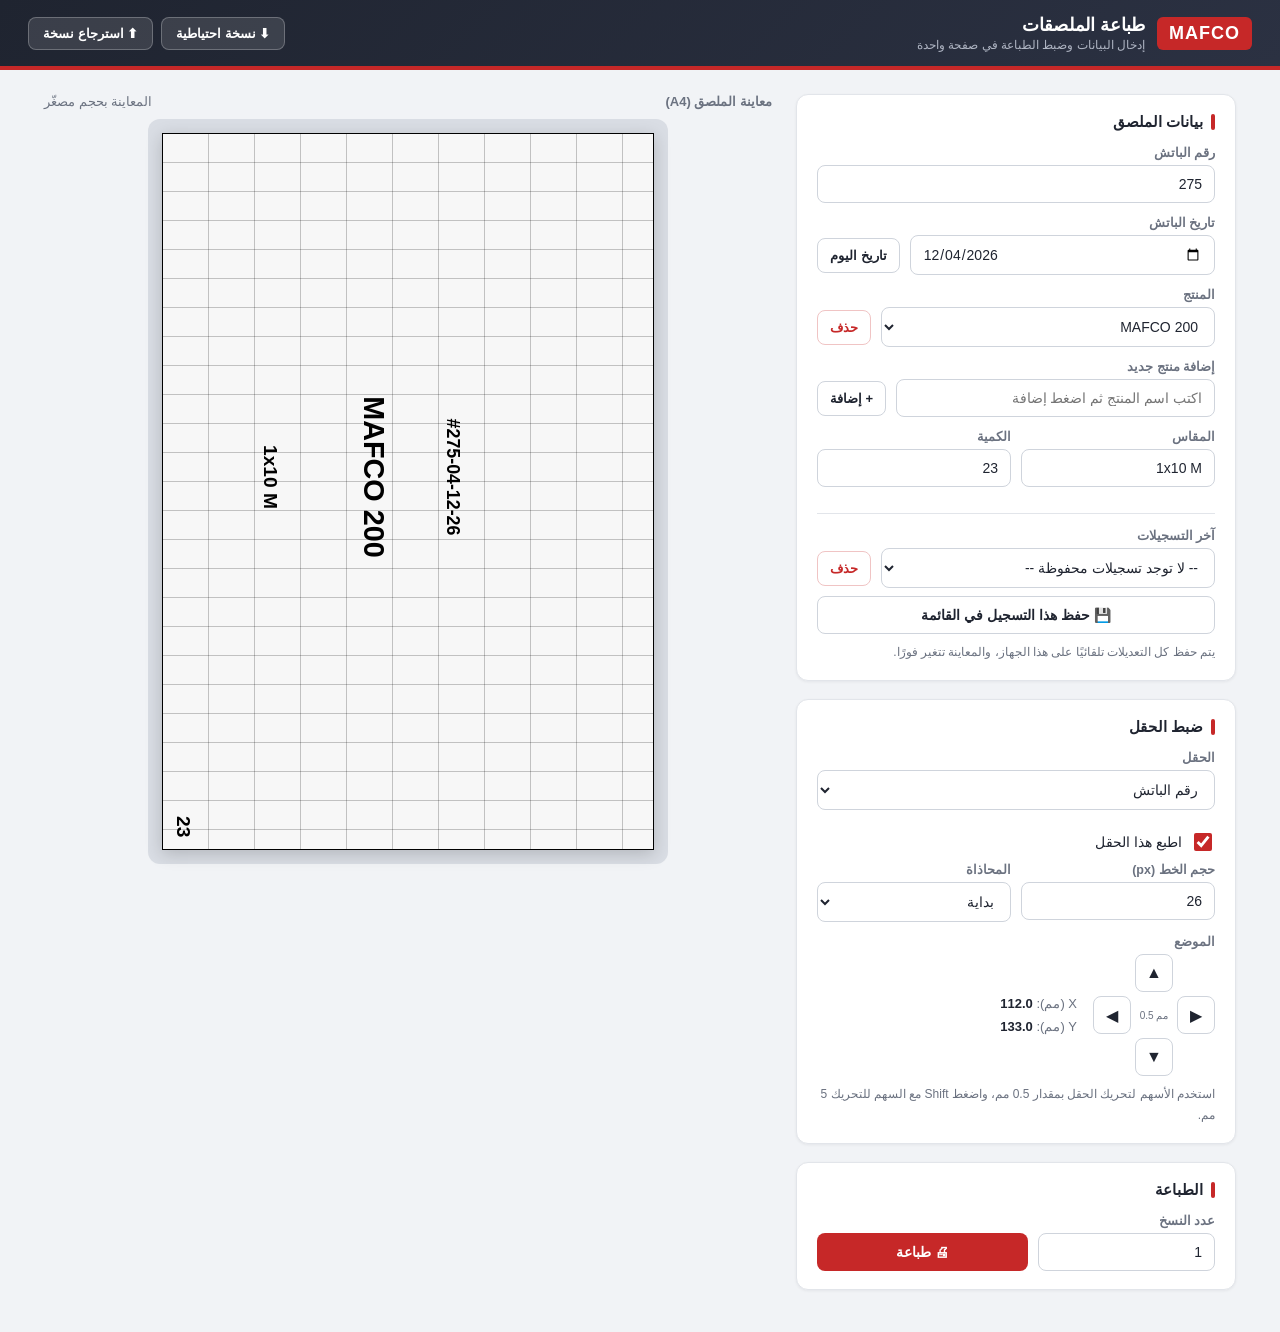
<file: ‏‏MAFCO printr/MAFCO.html>
<!DOCTYPE html>
<html lang="ar" dir="rtl">
<head>
<meta charset="UTF-8">
<meta name="viewport" content="width=device-width, initial-scale=1">
<title>MAFCO | طباعة الملصقات</title>
<style>
:root {
  --line: rgba(0, 0, 0, 0.22);
  --brand: #c62828;
  --brand-dark: #a61f1f;
  --ink: #1f2430;
  --muted: #6b7280;
  --border: #e2e5ea;
  --bg: #f1f3f6;
  --card: #ffffff;
}
 
* { box-sizing: border-box; }
 
body {
  margin: 0;
  font-family: "Segoe UI", Tahoma, Arial, sans-serif;
  direction: rtl;
  background: var(--bg);
  color: var(--ink);
}
 
[hidden] { display: none !important; }
 
/* ---------- الواجهة ---------- */
.topbar {
  background: linear-gradient(135deg, #1f2430, #2b3142);
  color: #fff;
  padding: 14px 28px;
  display: flex;
  align-items: center;
  justify-content: space-between;
  gap: 16px;
  border-bottom: 4px solid var(--brand);
}
.brand { display: flex; align-items: center; gap: 12px; }
.brand-mark {
  background: var(--brand);
  color: #fff;
  font-weight: 800;
  letter-spacing: 1px;
  padding: 6px 12px;
  border-radius: 6px;
  font-size: 18px;
}
.brand h1 { margin: 0; font-size: 18px; font-weight: 600; }
.brand small { display: block; color: #aeb4c2; font-weight: 400; font-size: 12px; margin-top: 2px; }
.topbar-actions { display: flex; gap: 8px; flex-wrap: wrap; }
 
.app {
  display: grid;
  grid-template-columns: minmax(340px, 440px) 1fr;
  gap: 24px;
  max-width: 1240px;
  margin: 0 auto;
  padding: 24px;
  align-items: start;
}
 
.card {
  background: var(--card);
  border: 1px solid var(--border);
  border-radius: 12px;
  padding: 18px 20px;
  margin-bottom: 18px;
  box-shadow: 0 1px 3px rgba(16, 24, 40, 0.06);
}
.card h2 {
  margin: 0 0 14px;
  font-size: 15px;
  display: flex;
  align-items: center;
  gap: 8px;
}
.card h2::before {
  content: "";
  width: 4px;
  height: 16px;
  background: var(--brand);
  border-radius: 2px;
}
 
.field { margin-bottom: 12px; }
.field > label, .field-label {
  display: block;
  font-size: 12.5px;
  color: var(--muted);
  margin-bottom: 5px;
  font-weight: 600;
}
.row { display: flex; gap: 10px; }
.row > * { flex: 1; min-width: 0; }
.row.inline { align-items: center; }
 
input[type="text"], input[type="number"], input[type="date"], select {
  width: 100%;
  padding: 10px 12px;
  border: 1px solid #cfd4dc;
  border-radius: 8px;
  font: inherit;
  font-size: 14px;
  background: #fff;
  color: var(--ink);
  transition: border-color .15s, box-shadow .15s;
}
input:focus, select:focus {
  outline: none;
  border-color: var(--brand);
  box-shadow: 0 0 0 3px rgba(198, 40, 40, 0.15);
}
 
.btn {
  display: inline-flex;
  align-items: center;
  justify-content: center;
  gap: 6px;
  padding: 10px 16px;
  border: 1px solid transparent;
  border-radius: 8px;
  font: inherit;
  font-size: 14px;
  font-weight: 600;
  cursor: pointer;
  transition: background .15s, border-color .15s, transform .05s;
  white-space: nowrap;
}
.btn:active { transform: translateY(1px); }
.btn-primary { background: var(--brand); color: #fff; }
.btn-primary:hover { background: var(--brand-dark); }
.btn-secondary { background: #fff; color: var(--ink); border-color: #cfd4dc; }
.btn-secondary:hover { background: #f5f6f8; }
.btn-ghost { background: rgba(255,255,255,.12); color: #fff; border-color: rgba(255,255,255,.25); padding: 8px 14px; font-size: 13px; }
.btn-ghost:hover { background: rgba(255,255,255,.2); }
.btn-danger { background: #fff; color: var(--brand); border-color: #f0c4c4; }
.btn-danger:hover { background: #fdeeee; }
.btn-block { width: 100%; }
.btn-sm { padding: 9px 12px; font-size: 13px; }
 
.hint { font-size: 12px; color: var(--muted); margin: 8px 0 0; line-height: 1.7; }
 
.divider { height: 1px; background: var(--border); margin: 14px 0; }
 
.check {
  display: flex;
  align-items: center;
  gap: 8px;
  font-size: 14px;
  cursor: pointer;
  padding: 8px 0;
}
.check input { width: 18px; height: 18px; accent-color: var(--brand); }
 
.pos-grid { display: flex; gap: 16px; align-items: center; }
.pad {
  display: grid;
  grid-template-columns: repeat(3, 38px);
  grid-template-rows: repeat(3, 38px);
  gap: 4px;
  direction: ltr;
}
.pad button {
  border: 1px solid #cfd4dc;
  background: #fff;
  border-radius: 8px;
  cursor: pointer;
  font-size: 16px;
  color: var(--ink);
}
.pad button:hover { background: #f5f6f8; border-color: var(--brand); color: var(--brand); }
.pad .up { grid-column: 2; grid-row: 1; }
.pad .left { grid-column: 1; grid-row: 2; }
.pad .right { grid-column: 3; grid-row: 2; }
.pad .down { grid-column: 2; grid-row: 3; }
.pad .mid { grid-column: 2; grid-row: 2; display: flex; align-items: center; justify-content: center; font-size: 10px; color: var(--muted); }
.readouts { display: grid; gap: 8px; font-size: 13px; }
.readouts b { display: inline-block; min-width: 52px; font-variant-numeric: tabular-nums; }
.readouts span.tag { color: var(--muted); }
 
.preview-col { position: sticky; top: 16px; }
.preview-head {
  display: flex;
  align-items: center;
  justify-content: space-between;
  margin-bottom: 10px;
  font-size: 13px;
  color: var(--muted);
}
.paper {
  max-width: 520px;
  margin: 0 auto;
  padding: 14px;
  background: #d9dde4;
  border-radius: 12px;
}
 
.label {
  box-sizing: border-box;
  width: 190mm;
  max-width: calc(100vw - 40px);
  height: auto;
  aspect-ratio: 190 / 277;
  --label-scale: 1;
  position: relative;
  margin: 0 auto;
  border: 1px solid #000;
  background:
    repeating-linear-gradient(to bottom, transparent 0, transparent 28px, var(--line) 28px, var(--line) 29px),
    repeating-linear-gradient(to right, transparent 0, transparent 45px, var(--line) 45px, var(--line) 46px),
    #f7f7f7;
  overflow: hidden;
  box-shadow: 0 4px 16px rgba(0,0,0,.18);
}
.paper .label { width: 100%; max-width: none; }
 
.code, .name, .size, .qty {
  position: absolute;
  font-weight: 700;
  line-height: 1;
  color: #000;
  writing-mode: vertical-rl;
  text-orientation: mixed;
  white-space: nowrap;
  user-select: none;
}
.code {
  top: 48%; left: 59%;
  transform: translate(calc(-50% + var(--drag-x, 0px)), calc(-50% + var(--drag-y, 0px)));
  font-size: 26px;
}
.name {
  top: 48%; left: 43%;
  transform: translate(calc(-50% + var(--drag-x, 0px)), calc(-50% + var(--drag-y, 0px)));
  font-size: 42px;
}
.size {
  top: 48%; left: 22%;
  transform: translate(calc(-50% + var(--drag-x, 0px)), calc(-50% + var(--drag-y, 0px)));
  font-size: 28px;
}
.qty {
  bottom: calc(18px * var(--label-scale));
  left: calc(16px * var(--label-scale));
  transform: translate(var(--drag-x, 0px), var(--drag-y, 0px));
  font-size: 28px;
}
 
.toast {
  position: fixed;
  bottom: 24px;
  left: 50%;
  transform: translateX(-50%) translateY(20px);
  background: #1f2430;
  color: #fff;
  padding: 11px 20px;
  border-radius: 10px;
  font-size: 14px;
  opacity: 0;
  pointer-events: none;
  transition: opacity .2s, transform .2s;
  z-index: 50;
  box-shadow: 0 8px 24px rgba(0,0,0,.25);
}
.toast.show { opacity: 1; transform: translateX(-50%) translateY(0); }
.toast.error { background: var(--brand); }
 
@media (max-width: 900px) {
  .app { grid-template-columns: 1fr; padding: 14px; }
  .preview-col { position: static; order: -1; }
  .topbar { padding: 12px 16px; }
}
 
/* ---------- الطباعة ---------- */
#printCopies { display: none; }
 
@media print {
  @page {
    size: A4 portrait;
    margin: 10mm;
  }
 
  html, body {
    width: 190mm;
    height: auto;
    margin: 0;
    padding: 0;
    direction: ltr;
    background: #fff;
    overflow: visible;
  }
 
  .screen-only, .toast { display: none !important; }
 
  #printCopies { display: block; }
 
  .print-copy {
    position: relative;
    box-sizing: border-box;
    max-width: none;
    width: 190mm;
    height: 277mm;
    margin: 0;
    border: none;
    padding: 0;
    overflow: hidden;
    background-color: transparent;
    background-image: none;
    box-shadow: none;
  }
 
  .print-copy + .print-copy {
    break-before: page;
    page-break-before: always;
  }
 
  .code, .name, .size, .qty {
    direction: rtl;
    cursor: auto;
  }
}
</style>
</head>
<body>
 
<div class="screen-only">
 
  <header class="topbar">
    <div class="brand">
      <span class="brand-mark">MAFCO</span>
      <h1>طباعة الملصقات<small>إدخال البيانات وضبط الطباعة في صفحة واحدة</small></h1>
    </div>
    <div class="topbar-actions">
      <button type="button" class="btn btn-ghost" id="exportBtn">⬇ نسخة احتياطية</button>
      <button type="button" class="btn btn-ghost" id="importBtn">⬆ استرجاع نسخة</button>
      <input type="file" id="importFile" accept=".json,application/json" hidden>
    </div>
  </header>
 
  <main class="app">
 
    <section class="controls-col">
 
      <!-- بيانات الملصق -->
      <div class="card">
        <h2>بيانات الملصق</h2>
 
        <div class="field">
          <label for="batch">رقم الباتش</label>
          <input type="text" id="batch" placeholder="اكتب رقم الباتش، مثال: 275" autocomplete="off">
        </div>
        <div class="field">
          <label for="batchDate">تاريخ الباتش</label>
          <div class="row inline">
            <input type="date" id="batchDate" dir="ltr" required>
            <button type="button" class="btn btn-secondary btn-sm" id="todayDateBtn" style="flex:0 0 auto">تاريخ اليوم</button>
          </div>
        </div>
 
        <div class="field">
          <label for="product">المنتج</label>
          <div class="row inline">
            <select id="product" aria-label="اختر المنتج"></select>
            <button type="button" class="btn btn-danger btn-sm" id="deleteProductBtn" style="flex:0 0 auto" title="حذف المنتج المختار من القائمة">حذف</button>
          </div>
        </div>
 
        <div class="field">
          <label for="newProduct">إضافة منتج جديد</label>
          <div class="row inline">
            <input type="text" id="newProduct" placeholder="اكتب اسم المنتج ثم اضغط إضافة" autocomplete="off">
            <button type="button" class="btn btn-secondary btn-sm" id="addProductBtn" style="flex:0 0 auto">+ إضافة</button>
          </div>
        </div>
 
        <div class="row">
          <div class="field">
            <label for="sizeInput">المقاس</label>
            <input type="text" id="sizeInput" placeholder="1x10 M" autocomplete="off">
          </div>
          <div class="field">
            <label for="qtyInput">الكمية</label>
            <input type="text" id="qtyInput" placeholder="23" autocomplete="off">
          </div>
        </div>
 
        <div class="divider"></div>
 
        <div class="field" style="margin-bottom:8px">
          <label for="savedBatches">آخر التسجيلات</label>
          <div class="row inline">
            <select id="savedBatches" aria-label="آخر التسجيلات"></select>
            <button type="button" class="btn btn-danger btn-sm" id="deleteBatchBtn" style="flex:0 0 auto">حذف</button>
          </div>
        </div>
        <button type="button" class="btn btn-secondary btn-block" id="saveBatchBtn">💾 حفظ هذا التسجيل في القائمة</button>
        <p class="hint">يتم حفظ كل التعديلات تلقائيًا على هذا الجهاز، والمعاينة تتغير فورًا.</p>
      </div>
 
      <!-- إعدادات الطباعة -->
      <div class="card">
        <h2>ضبط الحقل</h2>
 
        <div class="field">
          <label for="fieldSelect">الحقل</label>
          <select id="fieldSelect">
            <option value="codeView">رقم الباتش</option>
            <option value="productView">الصنف</option>
            <option value="sizeView">المقاس</option>
            <option value="qtyView">الكمية</option>
          </select>
        </div>
 
        <label class="check">
          <input type="checkbox" id="fieldVisible" checked>
          اطبع هذا الحقل
        </label>
 
        <div class="row">
          <div class="field">
            <label for="fontSizeInput">حجم الخط (px)</label>
            <input type="number" id="fontSizeInput" min="8" max="100" step="1">
          </div>
          <div class="field">
            <label for="fieldAlignment">المحاذاة</label>
            <select id="fieldAlignment">
              <option value="start">بداية</option>
              <option value="center">وسط</option>
              <option value="end">نهاية</option>
            </select>
          </div>
        </div>
 
        <span class="field-label">الموضع</span>
        <div class="pos-grid">
          <div class="pad" aria-label="تحريك الحقل">
            <button type="button" class="up" data-dx="0" data-dy="-1" aria-label="أعلى">▲</button>
            <button type="button" class="left" data-dx="-1" data-dy="0" aria-label="يسار">◀</button>
            <span class="mid">0.5 مم</span>
            <button type="button" class="right" data-dx="1" data-dy="0" aria-label="يمين">▶</button>
            <button type="button" class="down" data-dx="0" data-dy="1" aria-label="أسفل">▼</button>
          </div>
          <div class="readouts">
            <div><span class="tag">X (مم):</span> <b id="positionX">—</b></div>
            <div><span class="tag">Y (مم):</span> <b id="positionY">—</b></div>
          </div>
        </div>
        <p class="hint">استخدم الأسهم لتحريك الحقل بمقدار 0.5 مم، واضغط Shift مع السهم للتحريك 5 مم.</p>
      </div>
 
      <!-- الطباعة -->
      <div class="card">
        <h2>الطباعة</h2>
        <div class="row inline">
          <div class="field" style="margin:0">
            <label for="copyCount">عدد النسخ</label>
            <input type="number" id="copyCount" min="1" max="100" step="1" value="1">
          </div>
          <button type="button" class="btn btn-primary" id="printBtn" style="margin-top:20px">🖨 طباعة</button>
        </div>
      </div>
 
    </section>
 
    <section class="preview-col">
      <div class="preview-head">
        <strong>معاينة الملصق (A4)</strong>
        <span>المعاينة بحجم مصغّر</span>
      </div>
      <div class="paper">
        <div class="label" id="labelPreview">
          <div class="code" id="codeView"></div>
          <div class="name" id="productView"></div>
          <div class="size" id="sizeView"></div>
          <div class="qty" id="qtyView"></div>
        </div>
      </div>
    </section>
 
  </main>
</div>
 
<div id="printCopies"></div>
<div class="toast" id="toast" role="status" aria-live="polite"></div>
 
<script>
// مفاتيح التخزين (نفس المفاتيح القديمة حتى تبقى إعداداتك السابقة)
const STORAGE_KEY = "mafcoLabelState";
const HISTORY_KEY = "mafcoLabelHistory";
const PRODUCT_KEY = "mafcoProductList";
const SEEDED_KEY = "mafcoProductsSeeded";
const POSITIONS_KEY = "mafcoLabelPositions";
const FONT_SIZES_KEY = "mafcoLabelFontSizes";
const FIELD_SETTINGS_KEY = "mafcoLabelFieldSettings";
const BACKUP_KEYS = [STORAGE_KEY, HISTORY_KEY, PRODUCT_KEY, SEEDED_KEY, POSITIONS_KEY, FONT_SIZES_KEY, FIELD_SETTINGS_KEY];
 
const LABEL_WIDTH_MM = 190;
const LABEL_HEIGHT_MM = 277;
const HISTORY_LIMIT = 30;
 
const DEFAULT_PRODUCTS = [
  "MAFCO FIBER",
  "MAFCO 160",
  "MAFCO 180",
  "MAFCO 200",
  "MAFCO 160-Granule",
  "MAFCO 180-Granule",
  "MAFCO 200-Granule"
];
const DEFAULT_STATE = { batch: "275", product: "MAFCO 200", size: "1x10 M", qty: "23" };
const DEFAULT_FONT_SIZES = { codeView: 26, productView: 42, sizeView: 28, qtyView: 28 };
const FIELD_NAMES = { codeView: "رقم الباتش", productView: "الصنف", sizeView: "المقاس", qtyView: "الكمية" };
 
const $ = function (id) { return document.getElementById(id); };
 
/* ---------- أدوات التخزين والتنبيهات ---------- */
function readJSON(key, fallback) {
  try {
    const raw = localStorage.getItem(key);
    if (raw === null) return fallback;
    const value = JSON.parse(raw);
    return value === null || value === undefined ? fallback : value;
  } catch (error) {
    return fallback;
  }
}
 
function writeJSON(key, value) {
  try {
    localStorage.setItem(key, JSON.stringify(value));
    return true;
  } catch (error) {
    console.warn("Unable to save", key, error);
    toast("تعذّر الحفظ على هذا الجهاز", true);
    return false;
  }
}
 
let toastTimer = null;
function toast(message, isError) {
  const el = $("toast");
  el.textContent = message;
  el.classList.toggle("error", !!isError);
  el.classList.add("show");
  clearTimeout(toastTimer);
  toastTimer = setTimeout(function () { el.classList.remove("show"); }, 2200);
}
 
function sameText(a, b) {
  return String(a).trim().toLowerCase() === String(b).trim().toLowerCase();
}

function getBatchNumber(value) {
  return String(value || "")
    .trim()
    .replace(/^#/, "")
    .replace(/-\d{2}-\d{2}-\d{2,4}$/, "")
    .trim();
}

function getTodayISODate() {
  const today = new Date();
  const month = String(today.getMonth() + 1).padStart(2, "0");
  const day = String(today.getDate()).padStart(2, "0");
  return today.getFullYear() + "-" + month + "-" + day;
}

function getBatchDate(value) {
  const match = String(value || "").match(/-(\d{2})-(\d{2})-(\d{2,4})$/);
  if (!match) return "";
  const year = match[3].length === 2 ? "20" + match[3] : match[3];
  return year + "-" + match[2] + "-" + match[1];
}

function formatBatch(value, dateValue) {
  const batchNumber = getBatchNumber(value);
  if (!batchNumber) return "";
  const date = /^\d{4}-\d{2}-\d{2}$/.test(dateValue) ? dateValue : getTodayISODate();
  const parts = date.split("-");
  return "#" + batchNumber + "-" + parts[2] + "-" + parts[1] + "-" + parts[0].slice(-2);
}
 
/* ---------- المنتجات ---------- */
function loadProducts() {
  let list = readJSON(PRODUCT_KEY, []);
  if (!Array.isArray(list)) list = [];
  list = list
    .filter(function (item) { return typeof item === "string" && item.trim(); })
    .map(function (item) { return item.trim(); });
 
  let seeded = false;
  try { seeded = localStorage.getItem(SEEDED_KEY) === "1"; } catch (e) {}
 
  if (!seeded) {
    // أول تشغيل: المنتجات الأساسية أولًا ثم أي منتجات سبق أن أضافها المستخدم
    const extras = list.filter(function (item) {
      return !DEFAULT_PRODUCTS.some(function (p) { return sameText(p, item); });
    });
    list = DEFAULT_PRODUCTS.concat(extras);
    writeJSON(PRODUCT_KEY, list);
    try { localStorage.setItem(SEEDED_KEY, "1"); } catch (e) {}
  }
 
  // إزالة التكرار
  const unique = [];
  list.forEach(function (item) {
    if (!unique.some(function (u) { return sameText(u, item); })) unique.push(item);
  });
  return unique;
}
 
function saveProducts(list) {
  return writeJSON(PRODUCT_KEY, list);
}
 
function renderProducts(selected) {
  const select = $("product");
  const products = loadProducts();
  const wanted = selected !== undefined ? selected : select.value;
 
  select.replaceChildren();
  products.forEach(function (item) {
    const option = document.createElement("option");
    option.value = item;
    option.textContent = item;
    select.appendChild(option);
  });
 
  const match = products.find(function (item) { return sameText(item, wanted); });
  if (match) {
    select.value = match;
  } else if (products.length) {
    select.value = products[0];
  }
}
 
function addProduct() {
  const input = $("newProduct");
  const name = input.value.trim().replace(/\s+/g, " ");
  if (!name) {
    toast("اكتب اسم المنتج أولًا", true);
    input.focus();
    return;
  }
 
  const products = loadProducts();
  const existing = products.find(function (item) { return sameText(item, name); });
 
  if (existing) {
    renderProducts(existing);
    updateLabel();
    toast("هذا المنتج موجود بالفعل وتم اختياره");
  } else {
    products.push(name);
    if (!saveProducts(products)) return;
    renderProducts(name);
    updateLabel();
    toast("تمت إضافة المنتج وحفظه");
  }
  input.value = "";
}
 
function deleteProduct() {
  const select = $("product");
  const current = select.value;
  if (!current) return;
 
  const products = loadProducts();
  if (products.length <= 1) {
    toast("لا يمكن حذف آخر منتج في القائمة", true);
    return;
  }
  if (!window.confirm("حذف المنتج \"" + current + "\" من القائمة؟")) return;
 
  const remaining = products.filter(function (item) { return !sameText(item, current); });
  saveProducts(remaining);
  renderProducts(remaining[0]);
  updateLabel();
  toast("تم حذف المنتج");
}
 
/* ---------- حالة الملصق ---------- */
function readState() {
  return {
    batch: formatBatch($("batch").value, $("batchDate").value),
    batchDate: $("batchDate").value || getTodayISODate(),
    batchDateManual: batchDateIsManual,
    product: $("product").value,
    size: $("sizeInput").value.trim(),
    qty: $("qtyInput").value.trim()
  };
}

let batchDateIsManual = false;

function updateLabel() {
  const state = readState();
  $("codeView").textContent = state.batch;
  $("productView").textContent = state.product;
  $("sizeView").textContent = state.size;
  $("qtyView").textContent = state.qty;
  writeJSON(STORAGE_KEY, state);
  updateSelectedFieldControls();
}

function scheduleBatchDateRefresh() {
  const now = new Date();
  const nextDay = new Date(now.getFullYear(), now.getMonth(), now.getDate() + 1);
  setTimeout(function () {
    if (!batchDateIsManual) $("batchDate").value = getTodayISODate();
    updateLabel();
    scheduleBatchDateRefresh();
  }, nextDay.getTime() - now.getTime());
}
 
function applyState(state, preserveSavedDate) {
  const merged = Object.assign({}, DEFAULT_STATE, state || {});
  $("batch").value = getBatchNumber(merged.batch);
  const savedDate = /^\d{4}-\d{2}-\d{2}$/.test(merged.batchDate)
    ? merged.batchDate
    : (preserveSavedDate ? getBatchDate(merged.batch) : "");
  $("batchDate").value = savedDate || getTodayISODate();
  batchDateIsManual = preserveSavedDate || merged.batchDateManual === true;
  $("sizeInput").value = merged.size;
  $("qtyInput").value = merged.qty;
 
  // لو المنتج غير موجود في القائمة نضيفه حتى لا يضيع
  const products = loadProducts();
  if (merged.product && !products.some(function (item) { return sameText(item, merged.product); })) {
    products.push(merged.product);
    saveProducts(products);
  }
  renderProducts(merged.product);
  updateLabel();
}
 
/* ---------- سجل التسجيلات ---------- */
function getHistory() {
  const history = readJSON(HISTORY_KEY, []);
  return Array.isArray(history) ? history : [];
}
 
function renderHistory() {
  const select = $("savedBatches");
  const history = getHistory();
  select.replaceChildren();
 
  const first = document.createElement("option");
  first.value = "";
  first.textContent = history.length ? "-- اختر تسجيلًا سابقًا --" : "-- لا توجد تسجيلات محفوظة --";
  select.appendChild(first);
 
  history.forEach(function (item, index) {
    const option = document.createElement("option");
    option.value = String(index);
    option.textContent = item.batch + " / " + item.product + " / " + item.size + " / " + item.qty;
    select.appendChild(option);
  });
}
 
function saveToHistory() {
  const state = readState();
  if (!state.batch) {
    toast("اكتب رقم الباتش أولًا", true);
    $("batch").focus();
    return;
  }
 
  const key = function (s) { return [s.batch, s.product, s.size, s.qty].join("|"); };
  const history = getHistory().filter(function (item) { return key(item) !== key(state); });
  history.unshift(state);
 
  if (writeJSON(HISTORY_KEY, history.slice(0, HISTORY_LIMIT))) {
    renderHistory();
    toast("تم حفظ التسجيل");
  }
}
 
function deleteHistoryItem() {
  const index = $("savedBatches").value;
  const history = getHistory();
  if (index === "" || !history[index]) {
    toast("اختر تسجيلًا لحذفه", true);
    return;
  }
  history.splice(Number(index), 1);
  writeJSON(HISTORY_KEY, history);
  renderHistory();
  toast("تم حذف التسجيل");
}
 
/* ---------- المواضع والخطوط وإعدادات الحقول ---------- */
function getSavedPositions() {
  const positions = readJSON(POSITIONS_KEY, {});
  return positions && typeof positions === "object" ? positions : {};
}
 
function getSavedFontSizes() {
  const sizes = readJSON(FONT_SIZES_KEY, {});
  return sizes && typeof sizes === "object" ? sizes : {};
}
 
function getFieldSettings() {
  const settings = readJSON(FIELD_SETTINGS_KEY, {});
  return settings && typeof settings === "object" ? settings : {};
}
 
function validFontSize(value, fallback) {
  const size = Number(value);
  return Number.isFinite(size) && size >= 8 && size <= 100 ? size : fallback;
}
 
function getSelectedFieldId() {
  return $("fieldSelect").value;
}
 
function updatePreviewScale() {
  const label = $("labelPreview");
  const scale = label.getBoundingClientRect().width / (LABEL_WIDTH_MM * 96 / 25.4);
  if (!Number.isFinite(scale) || scale <= 0) return;
  label.style.setProperty("--label-scale", String(scale));
 
  const fontSizes = getSavedFontSizes();
  Object.keys(DEFAULT_FONT_SIZES).forEach(function (fieldId) {
    const size = validFontSize(fontSizes[fieldId], DEFAULT_FONT_SIZES[fieldId]);
    $(fieldId).style.fontSize = (size * scale) + "px";
  });
}
 
function applyPositions() {
  const label = $("labelPreview");
  const bounds = label.getBoundingClientRect();
  const positions = getSavedPositions();
  Object.keys(FIELD_NAMES).forEach(function (fieldId) {
    const position = positions[fieldId];
    const x = position && Number.isFinite(position.x) ? position.x * bounds.width : 0;
    const y = position && Number.isFinite(position.y) ? position.y * bounds.height : 0;
    const el = $(fieldId);
    el.style.setProperty("--drag-x", x + "px");
    el.style.setProperty("--drag-y", y + "px");
  });
}
 
function applyAllFieldSettings() {
  const settings = getFieldSettings();
  Object.keys(FIELD_NAMES).forEach(function (fieldId) {
    const fieldSettings = settings[fieldId] || {};
    const el = $(fieldId);
    el.style.visibility = fieldSettings.visible === false ? "hidden" : "";
    el.style.textAlign = fieldSettings.alignment || "start";
  });
}
 
function updateSelectedFieldControls() {
  const fieldId = getSelectedFieldId();
  const field = $(fieldId);
  const labelBounds = $("labelPreview").getBoundingClientRect();
  const fieldBounds = field.getBoundingClientRect();
  if (!labelBounds.width || !labelBounds.height) return;
 
  const position = getSavedPositions()[fieldId] || { x: 0, y: 0 };
  const px = Number.isFinite(position.x) ? position.x : 0;
  const py = Number.isFinite(position.y) ? position.y : 0;
 
  // الموضع الحالي كنسبة من الورقة (المركز الحقيقي للحقل)
  const currentX = (fieldBounds.left + fieldBounds.width / 2 - labelBounds.left) / labelBounds.width;
  const currentY = (fieldBounds.top + fieldBounds.height / 2 - labelBounds.top) / labelBounds.height;
 
  $("positionX").textContent = (currentX * LABEL_WIDTH_MM).toFixed(1);
  $("positionY").textContent = (currentY * LABEL_HEIGHT_MM).toFixed(1);
 
  const fieldSettings = getFieldSettings()[fieldId] || {};
  const fontInput = $("fontSizeInput");
  if (document.activeElement !== fontInput) {
    fontInput.value = String(validFontSize(getSavedFontSizes()[fieldId], DEFAULT_FONT_SIZES[fieldId]));
  }
  $("fieldVisible").checked = fieldSettings.visible !== false;
  $("fieldAlignment").value = fieldSettings.alignment || "start";
}
 
function saveFontSize() {
  const fieldId = getSelectedFieldId();
  const size = Number($("fontSizeInput").value);
  if (!Number.isFinite(size) || size < 8 || size > 100) return;
  const sizes = getSavedFontSizes();
  sizes[fieldId] = size;
  writeJSON(FONT_SIZES_KEY, sizes);
  updatePreviewScale();
  updateSelectedFieldControls();
}
 
function saveFieldSetting(name, value) {
  const fieldId = getSelectedFieldId();
  const settings = getFieldSettings();
  settings[fieldId] = settings[fieldId] || {};
  settings[fieldId][name] = value;
  writeJSON(FIELD_SETTINGS_KEY, settings);
  applyAllFieldSettings();
  updateSelectedFieldControls();
}
 
function nudge(dxMm, dyMm) {
  const fieldId = getSelectedFieldId();
  const positions = getSavedPositions();
  const position = positions[fieldId] || { x: 0, y: 0 };
  position.x = (Number.isFinite(position.x) ? position.x : 0) + dxMm / LABEL_WIDTH_MM;
  position.y = (Number.isFinite(position.y) ? position.y : 0) + dyMm / LABEL_HEIGHT_MM;
  positions[fieldId] = position;
  writeJSON(POSITIONS_KEY, positions);
  applyPositions();
  updateSelectedFieldControls();
}
 
function setupPreviewResize() {
  window.addEventListener("resize", function () {
    updatePreviewScale();
    applyPositions();
    updateSelectedFieldControls();
  });
}
 
/* ---------- الطباعة ---------- */
function preparePrintCopies() {
  const input = $("copyCount");
  const copies = Number(input.value);
 
  if (!Number.isInteger(copies) || copies < 1 || copies > 100) {
    toast("أدخل عدد نسخ صحيح من 1 إلى 100", true);
    input.focus();
    return false;
  }
 
  const container = $("printCopies");
  const label = $("labelPreview");
  const positions = getSavedPositions();
  const savedFontSizes = getSavedFontSizes();
  const pageWidth = LABEL_WIDTH_MM * 96 / 25.4;
  const pageHeight = LABEL_HEIGHT_MM * 96 / 25.4;
 
  container.replaceChildren();
 
  for (let index = 0; index < copies; index += 1) {
    const copy = label.cloneNode(true);
    copy.removeAttribute("id");
    copy.classList.add("print-copy");
    copy.style.setProperty("--label-scale", "1");
 
    copy.querySelectorAll(".code, .name, .size, .qty").forEach(function (element) {
      const fieldId = element.id;
      element.removeAttribute("id");
      element.style.fontSize = validFontSize(savedFontSizes[fieldId], DEFAULT_FONT_SIZES[fieldId]) + "px";
      const position = positions[fieldId];
      const x = position && Number.isFinite(position.x) ? position.x * pageWidth : 0;
      const y = position && Number.isFinite(position.y) ? position.y * pageHeight : 0;
      element.style.setProperty("--drag-x", x + "px");
      element.style.setProperty("--drag-y", y + "px");
    });
 
    container.appendChild(copy);
  }
  return true;
}
 
function printLabels() {
  updateLabel();
  if (preparePrintCopies()) {
    window.print();
  }
}
 
/* ---------- نسخة احتياطية ---------- */
function exportBackup() {
  const data = {};
  BACKUP_KEYS.forEach(function (key) {
    try {
      const raw = localStorage.getItem(key);
      if (raw !== null) data[key] = raw;
    } catch (e) {}
  });
  const blob = new Blob([JSON.stringify(data, null, 2)], { type: "application/json" });
  const link = document.createElement("a");
  const stamp = new Date().toISOString().slice(0, 10);
  link.href = URL.createObjectURL(blob);
  link.download = "mafco-backup-" + stamp + ".json";
  document.body.appendChild(link);
  link.click();
  link.remove();
  setTimeout(function () { URL.revokeObjectURL(link.href); }, 1000);
  toast("تم تنزيل النسخة الاحتياطية");
}
 
function importBackup(file) {
  if (!file) return;
  const reader = new FileReader();
  reader.onload = function () {
    try {
      const data = JSON.parse(String(reader.result));
      if (!data || typeof data !== "object") throw new Error("bad file");
      BACKUP_KEYS.forEach(function (key) {
        if (typeof data[key] === "string") localStorage.setItem(key, data[key]);
      });
      toast("تم استرجاع النسخة، جارٍ التحديث...");
      setTimeout(function () { window.location.reload(); }, 700);
    } catch (error) {
      toast("الملف غير صالح", true);
    }
  };
  reader.readAsText(file);
}
 
/* ---------- التشغيل ---------- */
window.addEventListener("DOMContentLoaded", function () {
  renderHistory();
  applyState(readJSON(STORAGE_KEY, DEFAULT_STATE));
 
  ["batch", "sizeInput", "qtyInput"].forEach(function (id) {
    $(id).addEventListener("input", updateLabel);
  });
  $("batchDate").addEventListener("change", function () {
    batchDateIsManual = !!this.value;
    if (!this.value) this.value = getTodayISODate();
    updateLabel();
  });
  $("todayDateBtn").addEventListener("click", function () {
    batchDateIsManual = false;
    $("batchDate").value = getTodayISODate();
    updateLabel();
  });
  $("product").addEventListener("change", updateLabel);
 
  $("addProductBtn").addEventListener("click", addProduct);
  $("newProduct").addEventListener("keydown", function (event) {
    if (event.key === "Enter") { event.preventDefault(); addProduct(); }
  });
  $("deleteProductBtn").addEventListener("click", deleteProduct);
 
  $("saveBatchBtn").addEventListener("click", saveToHistory);
  $("deleteBatchBtn").addEventListener("click", deleteHistoryItem);
  $("savedBatches").addEventListener("change", function () {
    const history = getHistory();
    if (this.value !== "" && history[this.value]) {
      applyState(history[this.value], true);
    }
  });
 
  $("fieldSelect").addEventListener("change", updateSelectedFieldControls);
  $("fieldVisible").addEventListener("change", function () { saveFieldSetting("visible", this.checked); });
  $("fieldAlignment").addEventListener("change", function () { saveFieldSetting("alignment", this.value); });
  $("fontSizeInput").addEventListener("input", saveFontSize);
  $("fontSizeInput").addEventListener("blur", function () {
    this.value = String(validFontSize(getSavedFontSizes()[getSelectedFieldId()], DEFAULT_FONT_SIZES[getSelectedFieldId()]));
  });
  document.querySelectorAll(".pad button[data-dx]").forEach(function (button) {
    button.addEventListener("click", function (event) {
      const step = event.shiftKey ? 5 : 0.5;
      nudge(Number(button.dataset.dx) * step, Number(button.dataset.dy) * step);
    });
  });
 
  $("printBtn").addEventListener("click", printLabels);
  $("exportBtn").addEventListener("click", exportBackup);
  $("importBtn").addEventListener("click", function () { $("importFile").click(); });
  $("importFile").addEventListener("change", function () {
    importBackup(this.files[0]);
    this.value = "";
  });
 
  setupPreviewResize();
  applyAllFieldSettings();
  updatePreviewScale();
  applyPositions();
  updateSelectedFieldControls();
  scheduleBatchDateRefresh();
  document.addEventListener("visibilitychange", function () {
    if (!document.hidden) {
      if (!batchDateIsManual) $("batchDate").value = getTodayISODate();
      updateLabel();
    }
  });
});
 
window.addEventListener("beforeprint", function () {
  if ($("printCopies").childElementCount === 0) preparePrintCopies();
});
 
window.addEventListener("afterprint", function () {
  $("printCopies").replaceChildren();
});
</script>
 
</body>
</html>
</file>
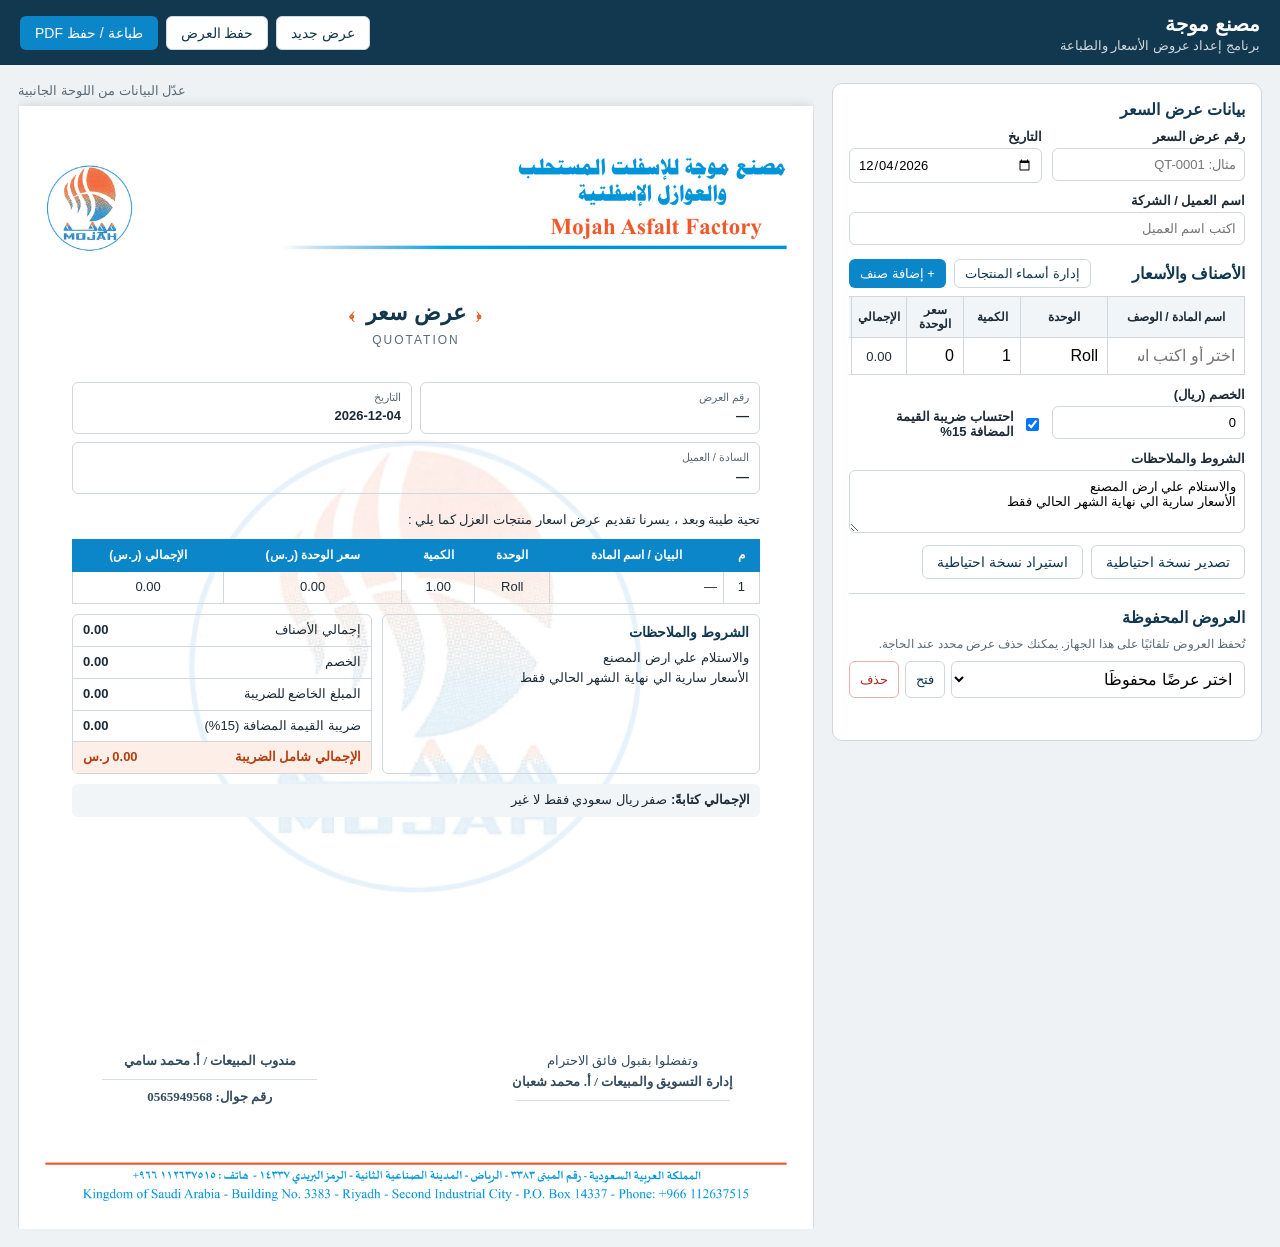
<file: برنامج عرض  اسعار/عرض اسعار محمد سامي/عرض اسعار.html>
<!DOCTYPE html>
<html lang="ar" dir="rtl">

<head>
  <meta charset="UTF-8">
  <meta name="viewport" content="width=device-width, initial-scale=1.0">
  <title>عروض أسعار - مصنع موجة</title>
  <link rel="stylesheet" href="style.css">
  <link rel="stylesheet" href="print-letterhead.css">
</head>

<body>
  <header class="topbar no-print">
    <div>
      <h1>مصنع موجة</h1>
      <p>برنامج إعداد عروض الأسعار والطباعة</p>
    </div>
    <div class="top-actions">
      <button class="btn light" id="newQuoteBtn">عرض جديد</button>
      <button class="btn light" id="saveQuoteBtn">حفظ العرض</button>
      <button class="btn primary" id="printBtn">طباعة / حفظ PDF</button>
    </div>
  </header>

  <main class="layout">
    <section class="panel editor no-print">
      <h2>بيانات عرض السعر</h2>
      <div class="form-grid">
        <label>رقم عرض السعر<input id="quoteNo" placeholder="مثال: QT-0001"></label>
        <label>التاريخ<input id="quoteDate" type="date"></label>
        <label class="wide">اسم العميل / الشركة<input id="customer" list="customerCatalog" placeholder="اكتب اسم العميل"></label>
      </div>
      <datalist id="customerCatalog"></datalist>

      <div class="section-head">
        <h2>الأصناف والأسعار</h2>
        <div class="section-actions">
          <button class="btn small light" id="addProductBtn">إدارة أسماء المنتجات</button>
          <button class="btn small primary" id="addItemBtn">+ إضافة صنف</button>
        </div>
      </div>
      <div class="table-wrap">
        <table class="items-editor">
          <thead>
            <tr>
              <th>اسم المادة / الوصف</th>
              <th>الوحدة</th>
              <th>الكمية</th>
              <th>سعر الوحدة</th>
              <th>الإجمالي</th>
              <th></th>
            </tr>
          </thead>
          <tbody id="itemsBody"></tbody>
        </table>
      </div>
      <datalist id="productCatalog"></datalist>
      <datalist id="unitCatalog"></datalist>
      <dialog id="productDialog" class="product-dialog">
        <div class="product-dialog-head">
          <h2>قائمة أسماء المنتجات</h2>
          <button type="button" class="btn small light" id="closeProductDialogBtn">إغلاق</button>
        </div>
        <form class="product-add-row" id="addProductForm">
          <label>اسم المنتج الجديد<input id="newProductName" autocomplete="off" placeholder="اكتب اسم المنتج"></label>
          <button class="btn small primary" type="submit">إضافة وحفظ</button>
        </form>
        <p class="hint">يمكنك تعديل أي اسم وحفظه، وستظهر المنتجات في قائمة الاختيار.</p>
        <div id="productManagementList" class="product-management-list"></div>
      </dialog>
      <div class="form-grid totals-inputs">
        <label>الخصم (ريال)<input id="discount" type="number" min="0" step="0.01" value="0"></label>
        <label class="check-label"><input id="vatEnabled" type="checkbox" checked> احتساب ضريبة القيمة المضافة
          15%</label>
      </div>
      <label class="notes-label">الشروط والملاحظات<textarea id="terms" rows="3">والاستلام علي ارض المصنع
الأسعار سارية الي نهاية الشهر الحالي فقط</textarea></label>
      <div class="editor-actions">
        <button class="btn light" id="exportBtn">تصدير نسخة احتياطية</button>
        <label class="btn light import-label">استيراد نسخة احتياطية<input id="importFile" type="file" accept=".json"
            hidden></label>
      </div>
      <hr>
      <h2>العروض المحفوظة</h2>
      <p class="hint">تُحفظ العروض تلقائيًا على هذا الجهاز. يمكنك حذف عرض محدد عند الحاجة.</p>
      <div class="saved-row">
        <select id="savedQuotes">
          <option value="">اختر عرضًا محفوظًا</option>
        </select>
        <button class="btn small light" id="loadQuoteBtn">فتح</button>
        <button class="btn small danger" id="deleteQuoteBtn">حذف</button>
      </div>
      <p id="status" class="status" aria-live="polite"></p>
    </section>

    <section class="preview-area">
      <div class="preview-toolbar no-print"><span>   </span><span>عدّل البيانات من اللوحة
          الجانبية</span></div>
      <article class="quotation" id="quotation">
        <div class="brand-head">
          <div class="brand-mark">MOJAH</div>
          <div class="brand-title">
            <h2>مصنع موجة</h2>
            <p>للأسفلت المستحلب والعوازل الإسفلتية</p>
            <p class="english">MOJAH ASPHALT EMULSION &amp; WATERPROOFING FACTORY</p>
          </div>
          <div class="doc-label"><strong><span class="title-ornament" aria-hidden="true">﴿</span> عرض سعر <span
                class="title-ornament" aria-hidden="true">﴾</span></strong><span>QUOTATION</span></div>
        </div>
        <div class="accent-line"></div>
        <div class="quote-meta">
          <div><span>رقم العرض</span><strong id="pQuoteNo">—</strong></div>
          <div><span>التاريخ</span><strong id="pQuoteDate">—</strong></div>
        </div>
        <div class="customer-box">
          <div class="field full"><span>السادة / العميل</span><strong id="pCustomer">—</strong></div>
        </div>
        <p class="greeting">تحية طيبة وبعد ، يسرنا تقديم عرض اسعار منتجات العزل كما يلي :</p>
        <table class="print-items">
          <thead>
            <tr>
              <th class="num">م</th>
              <th>البيان / اسم المادة</th>
              <th>الوحدة</th>
              <th>الكمية</th>
              <th>سعر الوحدة (ر.س)</th>
              <th>الإجمالي (ر.س)</th>
            </tr>
          </thead>
          <tbody id="pItemsBody"></tbody>
        </table>
        <div class="totals-layout">
          <div class="terms-box">
            <h3>الشروط والملاحظات</h3>
            <p id="pTerms"></p>
          </div>
          <div class="summary">
            <div><span>إجمالي الأصناف</span><strong id="pSubtotal">0.00</strong></div>
            <div><span>الخصم</span><strong id="pDiscount">0.00</strong></div>
            <div><span>المبلغ الخاضع للضريبة</span><strong id="pTaxable">0.00</strong></div>
            <div><span>ضريبة القيمة المضافة (15%)</span><strong id="pVat">0.00</strong></div>
            <div class="grand"><span>الإجمالي شامل الضريبة</span><strong id="pGrand">0.00 ر.س</strong></div>
          </div>
          <div class="amount-words"><strong>الإجمالي كتابةً:</strong> <span id="pWords">—</span></div>
        </div>
        <div class="signatures">
          <div class="signature-block">
            <span>وتفضلوا بقبول فائق الاحترام</span>
            <strong>إدارة التسويق والمبيعات / أ. محمد شعبان</strong>
            <span class="signature-rule" aria-hidden="true"></span>
          </div>
          <div class="signature-block">
            <strong>مندوب المبيعات / أ. محمد سامي</strong>
            <span class="signature-rule" aria-hidden="true"></span>
            <strong>رقم جوال: 0565949568</strong>
          </div>
        </div>
        <footer class="paper-footer"><span>مصنع موجة للأسفلت المستحلب والعوازل الإسفلتية</span><span>عرض أسعار — نسخة
            العميل</span></footer>
      </article>
    </section>
  </main>
  <script src="script.js"></script>
</body>

</html>
</file>
<file: برنامج عرض  اسعار/‏‏عرض اسعار محمد شعبان/style.css>
:root{--blue:#0b86c9;--orange:#e8602c;--ink:#1d2b36;--line:#cfd8df;--bg:#eef2f5}
*{box-sizing:border-box}
body{margin:0;font-family:"Segoe UI",Tahoma,Arial,sans-serif;background:var(--bg);color:var(--ink)}
h1,h2,h3,p{margin:0}
.topbar{display:flex;justify-content:space-between;align-items:center;gap:12px;padding:12px 20px;background:#12384f;color:#fff;position:sticky;top:0;z-index:5}
.topbar h1{font-size:20px}.topbar p{font-size:13px;opacity:.8;margin-top:2px}
.top-actions{display:flex;gap:8px;flex-wrap:wrap}
.layout{display:grid;grid-template-columns:430px minmax(0,1fr);gap:18px;padding:18px;align-items:start}
.panel{background:#fff;border:1px solid var(--line);border-radius:10px;padding:16px}
.panel h2{font-size:16px;margin-bottom:10px;color:#12384f}
.form-grid{display:grid;grid-template-columns:1fr 1fr;gap:10px;margin-bottom:12px}
.form-grid .wide{grid-column:1/-1}
label{display:flex;flex-direction:column;gap:4px;font-size:13px;font-weight:600}
input,select,textarea{font:inherit;font-weight:400;padding:8px;border:1px solid var(--line);border-radius:6px;background:#fff;width:100%}
input:focus,select:focus,textarea:focus{outline:2px solid var(--blue);border-color:var(--blue)}
.check-label{flex-direction:row;align-items:center;gap:8px;align-self:end}
.check-label input{width:auto}
.section-head{display:flex;justify-content:space-between;align-items:center;margin:14px 0 8px}
.section-head h2{margin:0}
.section-actions{display:flex;gap:8px;flex-wrap:wrap}
.product-dialog{width:min(520px,calc(100% - 32px));max-height:80vh;border:1px solid var(--line);border-radius:10px;padding:16px;color:var(--ink)}
.product-dialog::backdrop{background:#0006}
.product-dialog-head{display:flex;justify-content:space-between;align-items:center;gap:10px}
.product-dialog-head h2{font-size:16px;color:#12384f}
.product-add-row{display:flex;align-items:end;gap:8px;margin-top:14px}
.product-add-row label{flex:1}
.product-management-list{display:grid;gap:8px;max-height:45vh;overflow-y:auto}
.product-management-row{display:flex;gap:8px}
.product-management-row input{flex:1;min-width:0}
.table-wrap{overflow-x:auto;margin-bottom:12px}
.items-editor{width:100%;border-collapse:collapse;min-width:380px}
.items-editor th{background:#f1f5f8;font-size:12px;padding:6px;border:1px solid var(--line)}
.items-editor td{border:1px solid var(--line);padding:3px}
.items-editor td input{border:0;padding:6px;min-width:50px}
.items-editor .item-name{min-width:130px}
.line-total{text-align:center;font-size:13px;white-space:nowrap}
.remove{border:0;background:none;color:#a62d27;font-size:20px;cursor:pointer}
.notes-label{margin-bottom:12px}
.editor-actions{display:flex;gap:8px;flex-wrap:wrap}
.hint{font-size:12px;color:#5b6b77;margin:10px 0}
hr{border:0;border-top:1px solid var(--line);margin:14px 0}
.saved-row{display:flex;gap:6px}.saved-row select{flex:1}
.status{margin-top:8px;font-size:13px;min-height:18px}
.btn{font:inherit;font-size:14px;border:1px solid transparent;border-radius:6px;padding:8px 14px;cursor:pointer;display:inline-flex;align-items:center}
.btn.small{padding:6px 10px;font-size:13px}
.btn.primary{background:var(--blue);color:#fff}
.btn.light{background:#fff;color:#12384f;border-color:var(--line)}
.btn.danger{background:#fff;color:#a62d27;border-color:#e3b3b0}
.btn:hover{filter:brightness(.95)}
.preview-area{min-width:0;overflow-x:auto}
.preview-toolbar{display:flex;justify-content:space-between;font-size:13px;color:#5b6b77;margin-bottom:8px}

/* ورقة عرض السعر */
.quotation{background:#fff;box-shadow:0 2px 12px #0003;margin:0 auto;font-size:13px;line-height:1.6}
.doc-label{text-align:center}.doc-label strong{display:block;font-size:24px;color:#12384f;white-space:nowrap}
.doc-label .title-ornament{color:var(--orange);padding-inline:4px}
.doc-label span{font-size:12px;letter-spacing:2px;color:#5b6b77}
.quote-meta{display:grid;grid-template-columns:repeat(2,1fr);gap:8px;margin:8px 0}
.quote-meta div,.customer-box .field{border:1px solid var(--line);border-radius:6px;padding:6px 10px;display:flex;flex-direction:column}
.quote-meta span,.customer-box span{font-size:11px;color:#5b6b77}
.customer-box{display:grid;grid-template-columns:1fr 1fr;gap:8px;margin-bottom:8px}
.customer-box .full{grid-column:1/-1}
.greeting{margin:8px 0}
.print-items{width:100%;border-collapse:collapse;margin-bottom:10px}
.print-items th{background:var(--blue);color:#fff;padding:6px;border:1px solid var(--blue);font-size:12px}
.print-items td{border:1px solid var(--line);padding:5px 6px;text-align:center}
.print-items th.num{width:36px}
.totals-layout{display:grid;grid-template-columns:minmax(0,1fr) 300px;gap:10px;align-items:start}
.summary{margin-inline-start:auto;width:300px;border:1px solid var(--line);border-radius:6px}
.summary div{display:flex;justify-content:space-between;padding:5px 10px;border-bottom:1px solid var(--line)}
.summary div:last-child{border-bottom:0}
.summary .grand{background:#fdeee7;font-weight:700;color:#b53f12}
.totals-layout .amount-words{grid-column:1/-1;margin:0;padding:6px 10px;background:#f1f5f8;border-radius:6px}
.terms-box{margin:0;padding:6px 10px;border:1px solid var(--line);border-radius:6px;min-height:100%}
.terms-box h3{font-size:14px;color:#12384f;margin-bottom:4px}
.terms-box p{white-space:pre-line}
.signatures{display:flex;justify-content:space-between;margin-top:26px;text-align:center}
.signatures span{font-size:12px;color:#5b6b77}
.paper-footer{display:none}
.no-print{}
@media (max-width:900px){.layout{grid-template-columns:minmax(0,1fr)}.layout>*{min-width:0}}
@media screen and (max-width:700px){
  .topbar{position:static;align-items:flex-start;flex-direction:column;padding:12px;gap:10px}
  .top-actions{width:100%;gap:6px}
  .top-actions .btn{flex:1;justify-content:center;padding:9px 6px;font-size:13px}
  .layout{padding:10px;gap:12px}
  .panel{padding:12px}
  .section-head{align-items:flex-start;gap:8px;flex-wrap:wrap}
  .section-actions{width:100%}
  .section-actions .btn{flex:1;justify-content:center}
  .form-grid{grid-template-columns:minmax(0,1fr) minmax(0,1fr);gap:8px}
  .saved-row{flex-wrap:wrap}
  .saved-row select{flex-basis:100%}
  .saved-row .btn{flex:1;justify-content:center}
  .table-wrap{overflow:visible}
  .items-editor,.items-editor tbody,.items-editor tr,.items-editor td{display:block;width:100%;min-width:0}
  .items-editor{min-width:0}
  .items-editor thead{display:none}
  .items-editor tr{display:grid;grid-template-columns:repeat(2,minmax(0,1fr));margin-bottom:10px;border:1px solid var(--line);border-radius:6px;overflow:hidden}
  .items-editor td{display:flex;flex-direction:column;gap:4px;min-width:0;padding:7px;border:0;border-bottom:1px solid var(--line);text-align:start}
  .items-editor td::before{content:attr(data-label);font-size:11px;color:#5b6b77}
  .items-editor td:first-child{grid-column:1/-1}
  .items-editor td input{width:100%;min-width:0;padding:8px;border:1px solid var(--line);font-size:16px}
  .items-editor .line-total{justify-content:center;text-align:start;white-space:normal}
  .items-editor .remove-cell{grid-column:1/-1;align-items:flex-end;padding:2px 6px;border:0}
  .items-editor .remove-cell::before{content:none}
  .preview-area{overflow-x:hidden}
  .quotation{font-size:11px;line-height:1.5}
  .quote-meta{gap:5px}
  .quote-meta div,.customer-box .field{padding:5px 6px}
  .print-items th{padding:4px 2px;font-size:9px}
  .print-items td{padding:4px 2px;font-size:10px;overflow-wrap:anywhere}
  .totals-layout{grid-template-columns:minmax(0,1fr)}
  .summary{width:100%}
  .terms-box{min-height:0}
  .signatures{gap:10px;font-size:10px}
  input,select,textarea{font-size:16px}
}
</file>
<file: برنامج عرض  اسعار/‏‏عرض اسعار محمد شعبان/print-letterhead.css>
/* =====================================================
   الطباعة على الورق الرسمي - مصنع موجة (A4)
   يُحمَّل بعد style.css
   ===================================================== */

/* ---------- المعاينة على الشاشة (اختياري) ---------- */
@media screen {
  .quotation {
    box-sizing: border-box;
    width: 210mm;
    min-height: 297mm;
    padding: 50mm 14mm 32mm 14mm;
    background: #fff url("letterhead.jpg") top center / 100% auto no-repeat;
  }
}

@media screen and (max-width: 700px) {
  .quotation {
    width: 100%;
    min-height: 0;
    padding: 36mm 5mm 22mm;
  }
}

/* ---------- عناصر الورق الرسمي المكررة (نخفيها دائمًا) ---------- */
.quotation .brand-mark,
.quotation .brand-title,
.quotation .accent-line,
.quotation .paper-footer { display: none !important; }

.quotation .brand-head {
  display: block !important;
  margin: 0 0 6mm !important;
  padding: 0 !important;
  border: 0 !important;
  background: none !important;
  text-align: center;
}
.quotation .doc-label { display: block !important; text-align: center; }
.quotation .doc-label strong { display: block; font-size: 22px; }

/* ---------- الطباعة ---------- */
@page {
  size: A4;
  margin: 0;
}

@media print {
  html { background: #fff !important; }
  html, body {
    margin: 0 !important;
    padding: 0 !important;
    -webkit-print-color-adjust: exact;
    print-color-adjust: exact;
  }

  body { background: transparent !important; }

  .no-print,
  .topbar,
  .editor,
  .preview-toolbar { display: none !important; }

  .layout,
  .preview-area {
    display: block !important;
    margin: 0 !important;
    padding: 0 !important;
    width: auto !important;
    max-width: none !important;
    background: none !important;
  }

  /* الورق الرسمي: عنصر ثابت يتكرر في كل صفحة، ويمتد داخل هوامش الصفحة */
  body::before {
    content: "";
    position: fixed;
    top: 0;
    left: 0;
    width: 210mm;
    height: 297mm;
    background: url("letterhead.jpg") center / 100% 100% no-repeat;
    z-index: -1;
  }

  .quotation {
    box-sizing: border-box !important;
    width: 210mm !important;
    min-height: 0 !important;
    margin: 0 !important;
    /* المسافات الآمنة (الهيدر والفوتر) تتكرر في كل صفحة */
    padding: 50mm 14mm 32mm 14mm !important;
    -webkit-box-decoration-break: clone;
    box-decoration-break: clone;
    border: 0 !important;
    border-radius: 0 !important;
    box-shadow: none !important;
    background: transparent !important;
  }

  /* منع قص الصفوف والأقسام بين الصفحات */
  .print-items tr { break-inside: avoid; page-break-inside: avoid; }
  .print-items thead { display: table-header-group; }
  .totals-layout, .summary, .amount-words, .terms-box, .signatures {
    break-inside: avoid;
    page-break-inside: avoid;
  }
}
</file>
<file: برنامج  ميزان مصنع موجه/mizan_pro23.css>
/* نظام الميزان - التصميم */
      :root {
        --bg: #000;
        --card: #0e1014;
        --in: #000;
        --bd: #262b33;
        --tx: #e8eaed;
        --mu: #8b93a1;
        --acc: #2f6fed;
        --accd: #2559c4;
        --hi: #7fb0ff;
        --soft: #0f1b33;
        --ok: #34d399;
        --bad: #f87171;
        color-scheme: dark;
      }
      * {
        box-sizing: border-box;
      }
      body {
        margin: 0;
        background: var(--bg);
        color: var(--tx);
        font:
          14px/1.5 "Segoe UI",
          Tahoma,
          sans-serif;
        min-height: 100vh;
      }
      header {
        position: sticky;
        top: 0;
        z-index: 50;
        height: 54px;
        display: flex;
        align-items: center;
        gap: 28px;
        padding: 0 24px;
        background: var(--card);
        border-bottom: 1px solid var(--bd);
      }
      .logo {
        display: flex;
        align-items: center;
        gap: 10px;
        white-space: nowrap;
      }
      .logo i {
        width: 30px;
        height: 30px;
        border-radius: 7px;
        background: var(--acc);
        color: #fff;
        display: grid;
        place-items: center;
        font: 700 16px Tahoma;
      }
      .logo b {
        display: block;
        font-size: 14px;
        line-height: 1.2;
      }
      .logo small {
        color: var(--mu);
        font-size: 11px;
      }
      nav {
        display: flex;
        gap: 4px;
        height: 100%;
        overflow-x: auto;
      }
      nav button {
        background: none;
        border: 0;
        border-bottom: 2px solid transparent;
        color: var(--mu);
        padding: 0 14px;
        font: inherit;
        font-size: 13px;
        font-weight: 600;
        cursor: pointer;
        white-space: nowrap;
      }
      nav button:hover {
        color: var(--tx);
      }
      nav button.on {
        color: var(--hi);
        border-color: var(--hi);
      }
      .pg {
        display: none;
        max-width: 1100px;
        margin: 0 auto;
        padding: 22px 20px;
      }
      .pg.on {
        display: block;
      }
      .ph {
        margin: 0 0 16px;
      }
      .ph h1 {
        margin: 0;
        font-size: 19px;
      }
      .ph p {
        margin: 3px 0 0;
        color: var(--mu);
        font-size: 13px;
      }
      .row {
        display: grid;
        grid-template-columns: minmax(0, 1fr) 280px;
        gap: 16px;
        align-items: start;
      }
      .row.p {
        grid-template-columns: minmax(0, 1.7fr) 340px;
      }
      .card {
        background: var(--card);
        border: 1px solid var(--bd);
        border-radius: 10px;
        padding: 18px;
      }
      .card h3 {
        margin: 0 0 12px;
        font-size: 14px;
      }
      .sec + .sec {
        margin-top: 18px;
        padding-top: 16px;
        border-top: 1px solid var(--bd);
      }
      .sec h4 {
        margin: 0 0 10px;
        color: var(--hi);
        font-size: 12px;
        font-weight: 700;
      }
      .g {
        display: grid;
        grid-template-columns: repeat(3, minmax(0, 1fr));
        gap: 12px;
      }
      .g.two,
      .g.t {
        grid-template-columns: repeat(2, minmax(0, 1fr));
      }
      .g.three,
      .g.weights {
        grid-template-columns: repeat(3, minmax(0, 1fr));
      }
      .dt-stack {
        display: grid;
        grid-template-columns: repeat(4, minmax(0, 1fr));
        gap: 12px;
        margin-top: 12px;
      }
      .s2 {
        grid-column: span 2;
      }
      .s4 {
        grid-column: 1/-1;
      }
      .fl {
        display: flex;
        flex-direction: column;
        gap: 4px;
        font-size: 12px;
        color: var(--mu);
        font-weight: 600;
        min-width: 0;
      }
      input,
      select {
        width: 100%;
        height: 34px;
        padding: 0 10px;
        background: var(--in);
        border: 1px solid var(--bd);
        border-radius: 6px;
        color: var(--tx);
        font: inherit;
        font-size: 13px;
        transition:
          border-color 0.15s,
          box-shadow 0.15s;
      }
      input:focus,
      select:focus {
        outline: 0;
        border-color: var(--hi);
        box-shadow: 0 0 0 3px #2563eb22;
      }
      input[readonly] {
        background: var(--soft);
        color: var(--hi);
        font-weight: 700;
      }
      input.bad {
        border-color: var(--bad);
        box-shadow: 0 0 0 3px #dc262622;
      }
      input::placeholder {
        color: #9ca3af;
      }
      input[type="checkbox"] {
        width: auto;
        height: auto;
        accent-color: var(--hi);
      }
      input[type="number"]::-webkit-inner-spin-button {
        -webkit-appearance: none;
      }
      input[type="number"] {
        -moz-appearance: textfield;
      }
      button.b {
        font-family: inherit;
        font-weight: 700;
      }
      td .b {
        --bs-btn-padding-y: 0.25rem;
        --bs-btn-padding-x: 0.5rem;
        --bs-btn-font-size: 12px;
      }
      .bar {
        display: flex;
        gap: 8px;
        flex-wrap: wrap;
        align-items: center;
        margin-top: 14px;
      }
      .hint {
        color: var(--mu);
        font-size: 12px;
        line-height: 1.8;
        margin: 0 0 10px;
      }
      .sum {
        position: sticky;
        top: 70px;
        padding: 16px;
      }
      .sum .k {
        color: var(--mu);
        font-size: 12px;
      }
      .big {
        font:
          700 34px/1.1 "Segoe UI",
          Tahoma;
        color: var(--hi);
        direction: ltr;
        text-align: center;
        margin: 4px 0 8px;
      }
      .big small {
        font-size: 13px;
        color: var(--mu);
        margin-inline-start: 6px;
      }
      .sl {
        display: flex;
        justify-content: space-between;
        gap: 10px;
        padding: 8px 0;
        border-bottom: 1px solid var(--bd);
        font-size: 13px;
      }
      .sl span:first-child {
        color: var(--mu);
      }
      .sl b {
        overflow: hidden;
        text-overflow: ellipsis;
        white-space: nowrap;
      }
      .pbtn {
        width: 100%;
        margin-top: 14px;
      }
      .lnk {
        display: block;
        margin: 10px auto 0;
        font-size: 12px;
      }
      .fsel {
        display: flex;
        gap: 12px;
        align-items: flex-end;
        flex-wrap: wrap;
        margin-bottom: 12px;
      }
      .fsel .fl {
        width: 180px;
      }
      .stp {
        display: flex;
        gap: 4px;
      }
      .stp input {
        text-align: center;
      }
      .stp .b {
        padding: 0;
        width: 32px;
        font-size: 15px;
      }
      .fsel .tg2 {
        display: flex;
        align-items: center;
        gap: 6px;
        height: 32px;
        font-size: 13px;
      }
      .autocomplete {
        position: relative;
        min-width: 0;
        width: 100%;
      }
      .autocomplete > input {
        padding-left: 36px;
      }
      .cb {
        position: absolute;
        left: 0;
        top: 0;
        bottom: 0;
        width: 30px;
        border: 0;
        border-right: 1px solid var(--bd);
        background: transparent;
        color: var(--mu);
        cursor: pointer;
        border-radius: 6px 0 0 6px;
      }
      .cb:hover {
        color: var(--hi);
      }
      .suggestions {
        position: absolute;
        z-index: 30;
        top: calc(100% + 4px);
        right: 0;
        left: 0;
        display: none;
        max-height: 240px;
        overflow-y: auto;
        padding: 4px;
        background: var(--in);
        border: 1px solid var(--bd);
        border-radius: 8px;
        box-shadow: 0 10px 24px #000a;
      }
      .autocomplete.open .suggestions {
        display: block;
      }
      .suggestion {
        display: flex;
        justify-content: space-between;
        gap: 12px;
        width: 100%;
        padding: 7px 10px;
        border: 0;
        border-radius: 5px;
        background: none;
        color: var(--tx);
        text-align: right;
        font: inherit;
        font-size: 13px;
        cursor: pointer;
      }
      .suggestion:hover,
      .suggestion.active {
        background: var(--soft);
        color: var(--hi);
      }
      .suggestion-main {
        overflow: hidden;
        text-overflow: ellipsis;
        white-space: nowrap;
      }
      .suggestion-meta {
        color: var(--mu);
        font-size: 12px;
      }
      .suggestion-empty {
        padding: 9px;
        color: var(--mu);
        text-align: center;
        font-size: 12px;
      }
      .stage {
        background: #14171c;
        border: 1px solid var(--bd);
        border-radius: 8px;
        padding: 12px;
        overflow: hidden;
      }
      #stage {
        margin: 0 auto;
        position: relative;
      }
      #paper {
        position: absolute;
        top: 0;
        left: 0;
        background: #fff center/100% 100% no-repeat;
        direction: ltr;
        transform-origin: 0 0;
        box-shadow: 0 2px 12px #0008;
      }
      .f {
        position: absolute;
        white-space: nowrap;
        font-family: "Times New Roman", Tahoma, serif;
        line-height: 1.1;
        padding: 0.3mm 0.8mm;
        color: #000;
        unicode-bidi: plaintext;
      }
      .ed .f {
        cursor: move;
        touch-action: none;
      }
      .ed .f:hover {
        outline: 1px solid var(--acc);
      }
      .f.sel {
        outline: 1.5px solid var(--acc) !important;
        background: #2563eb22;
      }
      .f.ph {
        color: #2563eb;
        font: 400 6.5pt Tahoma !important;
      }
      .tgl {
        display: flex;
        gap: 18px;
        flex-wrap: wrap;
        margin-bottom: 10px;
      }
      .tgl label {
        display: flex;
        align-items: center;
        gap: 6px;
        font-size: 13px;
        font-weight: 600;
      }
      .tw {
        max-height: 60vh;
        overflow: auto;
        border: 1px solid var(--bd);
        border-radius: 8px;
      }
      table {
        border-collapse: collapse;
        width: 100%;
        font-size: 13px;
      }
      th,
      td {
        padding: 8px 12px;
        text-align: right;
        border-bottom: 1px solid var(--bd);
        white-space: nowrap;
      }
      th {
        position: sticky;
        top: 0;
        background: #171b21;
        color: var(--mu);
        font-weight: 700;
        font-size: 12px;
      }
      tbody tr:hover td,
      tr:hover td {
        background: #161a20;
      }
      .kp {
        display: grid;
        grid-template-columns: repeat(4, minmax(0, 1fr));
        gap: 10px;
        margin: 14px 0;
      }
      .kp div {
        background: var(--soft);
        border: 1px solid #1d3260;
        border-radius: 8px;
        padding: 10px 14px;
        color: var(--mu);
        font-size: 12px;
      }
      .kp b {
        display: block;
        margin-top: 2px;
        color: var(--hi);
        font-size: 18px;
      }
      .tag {
        font-size: 11px;
        padding: 2px 8px;
        border-radius: 20px;
        background: #3a2a00;
        color: #fbbf24;
      }
      .tag.d {
        background: #06281c;
        color: #4ade80;
      }
      #toast {
        position: fixed;
        bottom: 22px;
        left: 50%;
        transform: translate(-50%, 16px);
        opacity: 0;
        pointer-events: none;
        padding: 10px 20px;
        background: #1b1f26;
        color: #fff;
        border: 1px solid var(--bd);
        border-radius: 8px;
        font-weight: 600;
        font-size: 13px;
        transition: 0.2s;
        z-index: 99;
      }
      #toast.show {
        opacity: 1;
        transform: translate(-50%, 0);
      }
      #toast.err {
        background: var(--bad);
      }
      dialog {
        background: var(--in);
        color: var(--tx);
        border: 1px solid var(--bd);
        border-radius: 12px;
        padding: 20px;
        width: min(400px, 92vw);
      }
      dialog::backdrop {
        background: #000a;
      }
      dialog form {
        display: grid;
        gap: 12px;
      }
      dialog h3 {
        margin: 0;
        font-size: 15px;
      }
      button:focus-visible,
      nav button:focus-visible {
        outline: 2px solid var(--acc);
        outline-offset: 2px;
      }
      @media (max-width: 1000px) {
        .row,
        .row.p {
          grid-template-columns: minmax(0, 1fr);
        }
        .sum {
          position: static;
        }
        .kp {
          grid-template-columns: repeat(2, 1fr);
        }
        .dt-stack {
          grid-template-columns: repeat(2, 1fr);
        }
        header {
          gap: 14px;
          padding: 0 14px;
        }
        .logo small {
          display: none;
        }
      }
      .number-control {
        display: flex;
        direction: ltr;
        border: 1px solid var(--bd);
        border-radius: 6px;
        background: var(--in);
        overflow: hidden;
        height: 34px;
      }
      .number-control:focus-within {
        border-color: var(--hi);
        box-shadow: 0 0 0 3px #2563eb22;
      }
      .number-control input {
        direction: rtl;
        text-align: right;
        border: 0;
        border-radius: 0;
        box-shadow: none;
        background: transparent;
        height: 100%;
      }
      .number-stepper {
        display: flex;
        flex-direction: column;
        flex: 0 0 24px;
        border-right: 1px solid var(--bd);
      }
      .number-stepper button {
        flex: 1;
        padding: 0;
        border: 0;
        background: #171b21;
        color: var(--mu);
        cursor: pointer;
        font-size: 8px;
        line-height: 1;
      }
      .number-stepper button + button {
        border-top: 1px solid var(--bd);
      }
      .number-stepper button:hover {
        color: var(--hi);
        background: var(--soft);
      }

      #pg_t .g {
        grid-template-columns: repeat(4, minmax(0, 1fr));
      }
      #pg_t .fl:has(#customer) {
        grid-column: span 2;
      }
      #opening,
      #closing,
      #net {
        height: 100%;
        font-size: 20px;
        font-weight: 700;
        text-align: center;
      }
      #net {
        height: 46px;
      }
      .number-control:has(#opening),
      .number-control:has(#closing) {
        height: 46px;
      }
      .number-control #opening,
      .number-control #closing {
        text-align: center;
      }
      .lnk {
        width: 100%;
      }

      /* أزرار وحقول أنظف */
      #pg_t .number-stepper {
        display: none;
      }
      #pg_t .number-control,
      #pg_t .number-control:has(#opening),
      #pg_t .number-control:has(#closing) {
        display: block;
        height: auto;
        border: 0;
        background: none;
        box-shadow: none;
        overflow: visible;
      }
      #pg_t .number-control input {
        direction: ltr;
        text-align: center;
        height: 46px;
        border: 1px solid var(--bd);
        border-radius: 6px;
        background: var(--in);
      }
      #pg_t .number-control input:focus {
        border-color: var(--acc);
        box-shadow: 0 0 0 3px #2f6fed33;
      }
      .cb {
        width: 28px;
        border: 0;
        background: none;
        font-size: 10px;
      }
      .cb:hover {
        color: var(--hi);
        background: none;
      }
      .autocomplete > input {
        padding-left: 28px;
      }
      input[type="date"],
      input[type="time"] {
        direction: ltr;
        text-align: left;
      }
      input::-webkit-calendar-picker-indicator {
        filter: invert(0.65);
        cursor: pointer;
        opacity: 0.8;
      }
      input::-webkit-calendar-picker-indicator:hover {
        opacity: 1;
      }
      @media (max-width: 900px) {
        #pg_t .g,
        #pg_t .dt-stack {
          grid-template-columns: repeat(2, minmax(0, 1fr));
        }
      }
      #pg_t #opening,
      #pg_t #closing,
      #pg_t #net {
        height: 46px;
      }

      /* شكل الأزرار والقوائم حسب الصورة المرجعية */
      :root {
        --card: #0c121d;
        --in: #111a2b;
        --bd: #2a3855;
        --seg: #1b2640;
        --soft: #10203d;
      }
      input,
      select {
        height: 38px;
        border-radius: 8px;
      }
      select {
        appearance: none;
        -webkit-appearance: none;
        padding-left: 48px;
        cursor: pointer;
        background-image:
          url("data:image/svg+xml,%3Csvg xmlns='http://www.w3.org/2000/svg' width='10' height='6'%3E%3Cpath d='M1 1l4 4 4-4' fill='none' stroke='%238b9bb8' stroke-width='1.6' stroke-linecap='round'/%3E%3C/svg%3E"),
          linear-gradient(var(--bd), var(--bd)),
          linear-gradient(var(--seg), var(--seg));
        background-size:
          10px 6px,
          1px 100%,
          36px 100%;
        background-position:
          left 13px center,
          left 36px top 0,
          left 0 top 0;
        background-repeat: no-repeat;
      }
      .cb {
        width: 36px;
        min-height: 0;
        padding: 0;
        font-size: 10px;
        border: 0;
        border-right: 1px solid var(--bd);
        background: var(--seg);
        color: #8b9bb8;
        border-radius: 8px 0 0 8px;
        box-shadow: none;
      }
      .cb:hover {
        background: #243255;
        color: var(--hi);
      }
      .autocomplete > input {
        padding-left: 46px;
      }
      td .b.dl {
        font-size: 0;
        width: 30px;
        padding: 0;
        display: inline-grid;
        place-items: center;
      }
      td .b.dl::before {
        content: "\2715";
        font-size: 13px;
      }
      .number-stepper button {
        background: var(--seg);
      }

      .cal {
        display: grid;
        gap: 12px;
        margin-bottom: 6px;
      }
      .seg {
        display: flex;
        border: 1px solid var(--bd);
        border-radius: 8px;
        overflow: hidden;
        background: var(--in);
      }
      .seg button {
        flex: 1;
        height: 32px;
        padding: 0;
        border: 0;
        border-right: 1px solid var(--bd);
        border-radius: 0;
        background: none;
        color: var(--mu);
        font: inherit;
        font-size: 12px;
        font-weight: 600;
        cursor: pointer;
        box-shadow: none;
      }
      .seg button:last-of-type {
        border-right: 0;
      }
      .seg button.on {
        background: var(--acc);
        color: #fff;
      }
      .seg i {
        padding: 0 10px;
        color: var(--mu);
        font-style: normal;
        font-size: 12px;
        align-self: center;
      }
      .pad {
        display: grid;
        grid-template-columns: repeat(3, 52px);
        grid-template-rows: repeat(3, 40px);
        gap: 6px;
        justify-content: center;
        direction: ltr;
      }
      .pad button {
        padding: 0;
        border: 1px solid var(--bd);
        background: var(--seg);
        color: var(--tx);
        border-radius: 8px;
        cursor: pointer;
        font-size: 14px;
      }
      .pad button:hover {
        background: #243255;
      }
      .pad b {
        display: grid;
        place-items: center;
        font-size: 12px;
        color: var(--hi);
      }
      .fsr {
        display: flex;
        align-items: center;
        gap: 8px;
        justify-content: center;
        font-size: 13px;
      }
      .fsr b {
        min-width: 40px;
        text-align: center;
        direction: ltr;
      }
      .fsr button {
        width: 32px;
        height: 32px;
        padding: 0;
        border: 1px solid var(--bd);
        background: var(--seg);
        color: var(--tx);
        border-radius: 8px;
        cursor: pointer;
        font-size: 16px;
      }
      .fsr button:hover {
        background: #243255;
      }
      details.adv {
        margin-top: 10px;
        border-top: 1px solid var(--bd);
        padding-top: 10px;
      }
      details.adv summary {
        cursor: pointer;
        color: var(--mu);
        font-size: 12px;
        margin-bottom: 10px;
      }

      /* ===== MIZAN DESKTOP PRO: واجهة مكتبية موسعة وفاخرة ===== */
      :root {
        --bg: #080d17;
        --card: #101a2b;
        --in: #0b1423;
        --bd: #263a59;
        --tx: #edf4ff;
        --mu: #9aabc4;
        --acc: #b68a45;
        --accd: #8f682f;
        --hi: #f0c879;
        --soft: #17263d;
        --seg: #1a2a43;
        --ok: #43c995;
        --bad: #f17c82;
        --gold-glow: 0 0 0 1px #d7ad6040, 0 8px 24px #0005;
      }
      html {
        scroll-behavior: smooth;
      }
      body {
        min-width: 1120px;
        background:
          radial-gradient(ellipse at 12% 0%, #1b2d49 0, transparent 35%),
          radial-gradient(ellipse at 92% 10%, #302516 0, transparent 27%),
          var(--bg);
        color: var(--tx);
        font-size: 15px;
        padding-bottom: 30px;
      }
      header {
        height: 76px;
        padding: 0 34px;
        gap: 42px;
        background: linear-gradient(
          110deg,
          #111d30 0%,
          #0b1422 62%,
          #211b13 100%
        );
        border-bottom: 1px solid #9e793e70;
        box-shadow: 0 8px 30px #0006;
      }
      .logo {
        gap: 14px;
      }
      .logo i {
        width: 46px;
        height: 46px;
        border-radius: 13px;
        background: linear-gradient(145deg, #e7c17a, #9c7138);
        color: #101827;
        font-size: 22px;
        box-shadow:
          0 5px 18px #d6a95835,
          inset 0 1px #fff9;
      }
      .logo b {
        font-size: 19px;
        letter-spacing: 0.2px;
      }
      .logo small {
        font-size: 12px;
        color: #c2b18f;
      }
      nav {
        gap: 8px;
      }
      nav button {
        position: relative;
        padding: 0 20px;
        font-size: 14px;
        border: 1px solid transparent;
        border-radius: 10px 10px 0 0;
        transition: all 0.22s ease;
      }
      nav button:hover {
        color: #f7d99d;
        background: #ffffff08;
      }
      nav button.on {
        color: #f3d28e;
        border-color: #9e793e55;
        border-bottom: 3px solid #d4a85b;
        background: linear-gradient(180deg, #d0a55a18, #d0a55a05);
        text-shadow: 0 0 18px #d9ad6040;
      }
      .pg {
        max-width: 1780px;
        padding: 34px 38px 48px;
      }
      .ph {
        margin: 0 0 24px;
        padding: 0 0 18px;
        border-bottom: 1px solid #31435e;
      }
      .ph h1 {
        font-size: 27px;
        font-weight: 800;
        letter-spacing: 0.1px;
      }
      .ph p {
        font-size: 14px;
        color: #aab9ce;
        margin-top: 7px;
      }
      .row {
        grid-template-columns: minmax(0, 1fr) 360px;
        gap: 24px;
      }
      .row.p {
        grid-template-columns: minmax(0, 1.8fr) 420px;
        gap: 24px;
      }
      .card {
        background: linear-gradient(145deg, #142239 0%, #0d1727 72%);
        border: 1px solid #2a405f;
        border-radius: 16px;
        padding: 26px;
        box-shadow:
          0 14px 38px #0003,
          inset 0 1px #ffffff08;
      }
      .card h3 {
        font-size: 17px;
      }
      .sec + .sec {
        margin-top: 24px;
        padding-top: 22px;
        border-top: 1px solid #2b3d58;
      }
      .sec h4 {
        font-size: 14px;
        color: #e8c27c;
        margin-bottom: 15px;
        letter-spacing: 0.2px;
      }
      .g {
        gap: 17px;
      }
      .dt-stack {
        gap: 16px;
        margin-top: 17px;
      }
      .fl {
        font-size: 13px;
        gap: 7px;
        color: #b5c4d8;
      }
      input,
      select {
        height: 44px;
        padding: 0 13px;
        background: #091321;
        border: 1px solid #304562;
        border-radius: 9px;
        color: #f1f5fb;
        font-size: 14px;
        box-shadow: inset 0 2px 5px #0003;
      }
      input:focus,
      select:focus {
        border-color: #d6ae68;
        box-shadow:
          0 0 0 3px #d6ae6825,
          0 4px 14px #0003;
      }
      input[readonly] {
        background: #172942;
        color: #f2ce8c;
      }
      input::placeholder {
        color: #72839d;
      }
      .bar {
        gap: 11px;
        margin-top: 18px;
      }
      .sum {
        top: 96px;
        padding: 24px;
      }
      .sum .k {
        font-size: 14px;
        color: #b4c3d7;
      }
      .big {
        font-size: 46px;
        color: #f2ce8c;
        margin: 12px 0 18px;
        text-shadow: 0 4px 20px #d2a75a24;
      }
      .sl {
        padding: 12px 0;
        font-size: 14px;
        border-color: #2b405d;
      }
      .pbtn {
        height: 54px;
        margin-top: 20px;
        font-size: 16px;
      }
      .lnk {
        width: 100%;
        margin-top: 12px;
      }
      .fsel {
        gap: 16px;
        margin-bottom: 17px;
      }
      .fsel .fl {
        width: 205px;
      }
      .stage {
        background: linear-gradient(145deg, #182840, #0a1422);
        border: 1px solid #344b6b;
        border-radius: 12px;
        padding: 18px;
      }
      .tw {
        border-color: #304562;
        border-radius: 12px;
      }
      table {
        font-size: 14px;
      }
      th,
      td {
        padding: 12px 15px;
      }
      th {
        background: #1a2a42;
        color: #d4bb8c;
        font-size: 13px;
      }
      tbody tr:nth-child(even) td {
        background: #ffffff04;
      }
      tbody tr:hover td,
      tr:hover td {
        background: #d6ad6010;
      }
      .kp {
        gap: 14px;
        margin: 20px 0;
      }
      .kp div {
        padding: 16px 18px;
        border-radius: 12px;
        background: linear-gradient(145deg, #1a2b44, #111e31);
        border: 1px solid #3b5273;
        box-shadow: inset 0 1px #ffffff0a;
        font-size: 13px;
      }
      .kp b {
        font-size: 22px;
        color: #f0ce8b;
      }
      .tag {
        padding: 4px 10px;
        border: 1px solid #8b6b35;
      }
      .tag.d {
        border: 1px solid #277d5b;
      }
      #toast {
        padding: 13px 22px;
        border-radius: 12px;
        box-shadow: 0 12px 30px #0008;
      }
      dialog {
        background: linear-gradient(145deg, #17263d, #0b1422);
        border-color: #526987;
        border-radius: 16px;
        box-shadow: 0 20px 60px #0009;
      }
      dialog h3 {
        font-size: 19px;
        color: #f1d092;
      }
      .number-control {
        height: 44px;
        border-radius: 9px;
      }
      .number-stepper button {
        background: #1b2d47;
      }
      #pg_t #opening,
      #pg_t #closing,
      #pg_t #net {
        height: 56px;
        font-size: 24px;
      }
      #pg_t .number-control input {
        height: 56px;
        border-radius: 9px;
      }
      #pg_t #net {
        height: 56px;
      }
      #pg_t .sec {
        padding-inline: 5px;
      }
      #pg_t .g {
        gap: 19px;
      }
      #pg_a .card,
      #pg_m .card {
        padding: 28px;
      }
      #pg_a .g {
        gap: 14px;
      }
      #pg_m #mq {
        height: 44px;
      }
      #pg_p .row {
        align-items: start;
      }
      #pg_p .card {
        min-height: 100%;
      }
      #pg_p .hint {
        font-size: 13px;
        line-height: 1.9;
      }
      #pg_p .seg {
        border-radius: 10px;
        border-color: #3b5273;
      }
      #pg_p .seg button {
        height: 42px;
        font-size: 13px;
      }
      #pg_p .pad {
        grid-template-columns: repeat(3, 62px);
        grid-template-rows: repeat(3, 48px);
        gap: 8px;
      }
      #pg_p .pad button {
        border-radius: 10px;
        background: linear-gradient(145deg, #263d5b, #14253c);
        border-color: #415a7c;
      }
      #pg_p .fsr button {
        width: 40px;
        height: 40px;
        border-radius: 10px;
        background: linear-gradient(145deg, #263d5b, #14253c);
      }
      #pg_p .fsr b {
        font-size: 16px;
        color: #f0ce8b;
      }
      #pg_p .adv {
        border-color: #354a67;
      }
      #pg_p details.adv summary {
        font-size: 13px;
        color: #e5c17e;
      }
      #pg_p .fsel .stp input {
        height: 42px;
      }
      #pg_p .fsel .b {
        min-width: 42px;
      }
      #pg_p .tgl {
        gap: 24px;
      }
      #pg_p .tgl label {
        font-size: 14px;
        color: #d5e0ee;
      }
      #pg_p input[type="checkbox"] {
        accent-color: #d2a75a;
        width: 16px;
        height: 16px;
      }
      #pg_p .fl input[type="range"] {
        padding: 0;
        height: 30px;
        box-shadow: none;
        accent-color: #d1a35a;
      }
      @media (min-width: 1500px) {
        .pg {
          max-width: 1900px;
          padding-inline: 52px;
        }
        .row {
          grid-template-columns: minmax(0, 1fr) 390px;
        }
        .row.p {
          grid-template-columns: minmax(0, 1.9fr) 450px;
        }
        .card {
          padding: 30px;
        }
      }
      @media (max-width: 1200px) {
        body {
          min-width: 1120px;
        }
        .pg {
          padding-inline: 24px;
        }
      }
      .desktop-status {
        position: fixed;
        bottom: 0;
        left: 0;
        right: 0;
        z-index: 40;
        height: 30px;
        display: flex;
        align-items: center;
        justify-content: space-between;
        padding: 0 28px;
        background: linear-gradient(90deg, #111d30, #0b1422, #211b13);
        border-top: 1px solid #9e793e55;
        color: #b8c7dc;
        font-size: 11px;
        letter-spacing: 0.2px;
      }
      .desktop-status span:first-child {
        color: #79d6a9;
      }

      /* ===== v2: ثيمات + تنظيم الواجهة ===== */
      :root {
        --ar: 240, 200, 121;
        --a1: #f0c879;
        --a2: #c99a50;
        --a3: #a87937;
      }
      header {
        border-bottom-color: rgba(var(--ar), 0.35);
      }
      .logo i {
        background: linear-gradient(145deg, var(--a1), var(--a3));
      }
      nav button:hover {
        color: var(--a1);
      }
      nav button.on {
        color: var(--a1);
        border-color: rgba(var(--ar), 0.3);
        border-bottom: 3px solid var(--a2);
        background: linear-gradient(180deg, rgba(var(--ar), 0.1), transparent);
        text-shadow: none;
      }
      .sec h4,
      .ps h4,
      .card h3,
      dialog h3 {
        color: var(--a1);
      }
      input:focus,
      select:focus {
        border-color: var(--a2);
        box-shadow: 0 0 0 3px rgba(var(--ar), 0.18);
      }
      input[readonly],
      th,
      .kp b {
        color: var(--a1);
      }
      .seg button.on {
        background: var(--a2);
        color: #14110a;
      }
      .pad b,
      #pg_p .fsr b {
        color: var(--a1);
      }
      .desktop-status {
        border-top-color: rgba(var(--ar), 0.35);
      }
      /* نموذج التذكرة */
      #pg_t .g3 {
        display: grid;
        grid-template-columns: repeat(3, minmax(0, 1fr));
        gap: 18px;
      }
      #pg_t .g2x {
        display: grid;
        grid-template-columns: repeat(2, minmax(0, 1fr));
        gap: 18px;
      }
      #pg_t .fl.wide {
        grid-column: 1/-1 !important;
      }
      #pg_t .wd {
        display: grid;
        grid-template-columns: repeat(2, minmax(0, 1fr));
        gap: 26px;
        align-items: start;
      }
      #pg_t .wcol,
      #pg_t .dcol {
        display: flex;
        flex-direction: column;
        gap: 16px;
      }
      #pg_t .wcol input {
        height: 52px !important;
        font-size: 22px !important;
        font-weight: 700;
        text-align: center;
        direction: ltr;
        letter-spacing: 0.5px;
      }
      #pg_t .netl input {
        background: linear-gradient(135deg, #1d2f4a, #14223a) !important;
        border-color: rgba(var(--ar), 0.55) !important;
        color: var(--a1) !important;
        font-size: 26px !important;
      }
      #pg_t .dcol input {
        height: 52px;
        direction: ltr;
        text-align: center;
        font-size: 16px;
        font-weight: 600;
      }
      #pg_t .dh {
        margin: 0;
        font-size: 12px;
        opacity: 0.8;
      }
      #pg_t .tform .sec {
        padding-inline: 0;
      }
      /* ملخص التذكرة */
      .smc {
        padding: 0 !important;
        overflow: hidden;
      }
      .sm-h {
        display: flex;
        justify-content: space-between;
        align-items: center;
        padding: 16px 22px;
        background: linear-gradient(
          110deg,
          rgba(var(--ar), 0.16),
          rgba(var(--ar), 0.03)
        );
        border-bottom: 1px solid rgba(var(--ar), 0.25);
        font-weight: 800;
        font-size: 15px;
      }
      .sm-no {
        font-size: 13px;
        color: var(--mu);
        font-weight: 600;
      }
      .sm-no b {
        color: var(--a1);
        font-size: 17px;
        margin-inline-start: 4px;
      }
      .sm-net {
        text-align: center;
        padding: 24px 18px 18px;
        background: radial-gradient(
          ellipse at 50% 0,
          rgba(var(--ar), 0.14),
          transparent 70%
        );
      }
      .sm-net .k {
        font-size: 13px;
        letter-spacing: 0.4px;
      }
      .sm-net .nv {
        display: flex;
        justify-content: center;
        align-items: baseline;
        gap: 8px;
        direction: ltr;
        margin-top: 6px;
      }
      .sm-net .nv span {
        font:
          800 54px/1.05 "Segoe UI",
          Tahoma;
        color: var(--a1);
        text-shadow: 0 4px 22px rgba(var(--ar), 0.28);
      }
      .sm-net .nv small {
        font-size: 15px;
        color: var(--mu);
        font-weight: 700;
      }
      .sm-net .ton {
        margin-top: 8px;
        display: inline-block;
        min-height: 22px;
        padding: 2px 14px;
        border-radius: 20px;
        font-size: 12px;
        color: var(--mu);
        background: #ffffff08;
      }
      .sm-l {
        padding: 4px 22px 6px;
      }
      .sm-l > div {
        display: flex;
        justify-content: space-between;
        gap: 14px;
        padding: 11px 0;
        border-bottom: 1px dashed #2b405d;
        font-size: 14px;
      }
      .sm-l > div:last-child {
        border-bottom: 0;
      }
      .sm-l span {
        color: var(--mu);
      }
      .sm-l b {
        max-width: 62%;
        overflow: hidden;
        text-overflow: ellipsis;
        white-space: nowrap;
        direction: ltr;
        unicode-bidi: plaintext;
      }
      .sm-a {
        display: flex;
        flex-direction: column;
        gap: 10px;
        padding: 14px 22px 22px;
      }
      .sm-a .pbtn {
        height: 48px;
        margin: 0;
        font-size: 15px;
      }
      .sm-a .lnk {
        margin: 0;
        min-height: 40px;
        height: 40px;
      }
      /* لوحة ضبط الطباعة */
      .pset {
        padding: 24px 26px !important;
      }
      .ps {
        padding: 18px 0;
        border-top: 1px solid #2b3d58;
        display: flex;
        flex-direction: column;
        gap: 12px;
      }
      .ps:first-child {
        border-top: 0;
        padding-top: 0;
      }
      .ps h4 {
        margin: 0;
        font-size: 14px;
      }
      .isz {
        display: flex;
        align-items: center;
        gap: 10px;
        direction: ltr;
      }
      .isz input[type="range"],
      .uz input[type="range"] {
        flex: 1;
        height: 30px;
        padding: 0;
        border: 0;
        background: none;
        box-shadow: none;
        accent-color: var(--a2);
      }
      button.sq {
        width: 40px;
        min-height: 40px !important;
        height: 40px;
        padding: 0 !important;
        font-size: 20px;
        flex: none;
      }
      .chips {
        display: flex;
        gap: 6px;
        flex-wrap: wrap;
        align-items: center;
      }
      .chips {
        gap: 5px !important;
      }
      .chips b {
        flex-basis: 100%;
        text-align: center;
        font-size: 22px;
        color: var(--a1);
        direction: ltr;
      }
      button.chip {
        min-height: 32px !important;
        height: 32px;
        padding: 0 8px !important;
        flex: 1;
        font-size: 12px !important;
        border-radius: 8px !important;
      }
      .chk {
        display: flex;
        align-items: center;
        gap: 8px;
        font-size: 13px;
        color: #d5e0ee;
        font-weight: 600;
      }
      .sws {
        display: flex;
        gap: 12px;
      }
      .sw {
        width: 36px;
        height: 36px;
        border-radius: 50%;
        border: 3px solid transparent;
        cursor: pointer;
        box-shadow: 0 0 0 1px #ffffff30;
        transition: 0.15s;
      }
      .sw:hover {
        transform: scale(1.1);
      }
      .sw.on {
        border-color: #fff;
        box-shadow: 0 0 0 2px var(--a2);
      }
      .uz span {
        display: flex;
        justify-content: space-between;
      }
      .uz b {
        color: var(--a1);
      }
      .ps details.adv {
        margin: 0;
        border: 0;
        padding: 0;
      }
      .acts {
        display: grid;
        grid-template-columns: 1fr 1fr;
        gap: 10px;
        margin-top: 4px;
      }
      .acts .b {
        width: 100%;
        min-height: 44px;
      }
      @media (max-width: 1000px) {
        #pg_t .g3,
        #pg_t .g2x {
          grid-template-columns: 1fr;
        }
      }

      /* ===== v3: أزرار موحدة + مقابض الصورة ===== */
      .sm-a .pbtn {
        height: 46px;
      }
      .bar {
        gap: 8px !important;
      }
      #pg_a .bar {
        flex-direction: column;
        align-items: flex-start;
      }
      #pg_a .bar .btn {
        width: min(230px, 100%);
        justify-content: flex-start;
      }
      #pg_p .imb {
        display: grid;
        grid-template-columns: minmax(0, 230px);
        gap: 8px;
      }
      #pg_p .imb .btn {
        width: 100%;
        justify-content: flex-start;
      }
      #pg_p .acts {
        grid-template-columns: minmax(0, 230px);
        justify-content: start;
      }
      #pg_p .acts .btn {
        width: 100%;
        min-height: 40px;
      }
      .sm-a .btn {
        width: min(100%, 230px);
        align-self: center;
      }
      .fsel .btn {
        min-height: 38px;
      }
      .isz .btn.sq {
        width: 38px;
        height: 38px;
        padding: 0;
      }
      .chips .btn.chip {
        flex: 0 0 auto;
        min-width: 48px;
      }
      .btn {
        display: inline-flex;
        align-items: center;
        justify-content: center;
        gap: 0.45rem;
        min-height: 38px;
        padding: 0.45rem 0.9rem;
        border: 1px solid var(--bs-btn-border-color);
        border-radius: var(--bs-btn-border-radius, 9px);
        color: var(--bs-btn-color);
        background-color: var(--bs-btn-bg);
        font-family: inherit;
        font-size: var(--bs-btn-font-size, 12px);
        font-weight: var(--bs-btn-font-weight, 700);
        line-height: 1.5;
        letter-spacing: 0.1px;
        text-align: center;
        text-decoration: none;
        vertical-align: middle;
        cursor: pointer;
        user-select: none;
        box-shadow:
          0 4px 12px #0003,
          inset 0 1px #ffffff12;
        transition:
          transform 0.16s ease,
          box-shadow 0.16s ease,
          filter 0.16s ease;
      }
      .btn:hover {
        transform: translateY(-1px);
        filter: brightness(1.08);
        box-shadow: 0 7px 16px #0004;
      }
      .btn:active {
        transform: translateY(0) scale(0.98);
      }
      .btn-primary {
        --bs-btn-color: #17130a;
        --bs-btn-bg: var(--a1);
        --bs-btn-border-color: #d6aa59;
        --bs-btn-hover-color: #17130a;
        --bs-btn-hover-bg: var(--a2);
        --bs-btn-hover-border-color: var(--a2);
        --bs-btn-active-color: #17130a;
        --bs-btn-active-bg: var(--a3);
        --bs-btn-active-border-color: var(--a3);
        color: var(--bs-btn-color);
        border-color: var(--bs-btn-border-color);
        background: linear-gradient(135deg, #f3d48f, #c99a50 58%, #a87937);
        box-shadow:
          0 5px 14px rgba(var(--ar), 0.2),
          inset 0 1px #fff8;
      }
      .btn-outline-secondary {
        --bs-btn-color: #d5dfed;
        --bs-btn-bg: #17273d;
        --bs-btn-border-color: #3a5270;
        --bs-btn-hover-color: #ffe0a4;
        --bs-btn-hover-bg: #243954;
        --bs-btn-hover-border-color: var(--a2);
        --bs-btn-active-color: #ffe0a4;
        --bs-btn-active-bg: #263d5b;
        --bs-btn-active-border-color: var(--a2);
        color: var(--bs-btn-color);
        border-color: var(--bs-btn-border-color);
        background-color: var(--bs-btn-bg);
      }
      .btn-danger {
        --bs-btn-color: #fff;
        --bs-btn-bg: #792d38;
        --bs-btn-border-color: #90414c;
        --bs-btn-hover-color: #fff;
        --bs-btn-hover-bg: #913541;
        --bs-btn-hover-border-color: #c25b67;
        --bs-btn-active-color: #fff;
        --bs-btn-active-bg: #702531;
        --bs-btn-active-border-color: #702531;
        color: var(--bs-btn-color);
        border-color: var(--bs-btn-border-color);
        background-color: var(--bs-btn-bg);
      }
      .seg .btn-outline-secondary {
        --bs-btn-color: #9aabc4;
        --bs-btn-bg: transparent;
        --bs-btn-border-color: transparent;
        --bs-btn-hover-color: #ffe0a4;
        --bs-btn-hover-bg: #ffffff08;
        --bs-btn-hover-border-color: transparent;
        --bs-btn-active-color: #15110a;
        --bs-btn-active-bg: var(--a2);
        --bs-btn-active-border-color: var(--a2);
      }
      .seg .btn {
        min-height: 0;
        height: 36px;
        border-radius: 0;
        box-shadow: none;
        transform: none;
      }
      .seg .btn.on {
        color: #15110a;
        background: linear-gradient(135deg, #f0c879, #c99a50);
        font-weight: 800;
      }
      .pad .btn-outline-secondary,
      .fsr .btn-outline-secondary {
        --bs-btn-color: #eaf1fa;
        --bs-btn-bg: #1a2a43;
        --bs-btn-border-color: #405777;
        --bs-btn-hover-color: #ffe0a4;
        --bs-btn-hover-bg: #304968;
        --bs-btn-hover-border-color: var(--a2);
        --bs-btn-active-color: #15110a;
        --bs-btn-active-bg: var(--a2);
        --bs-btn-active-border-color: var(--a2);
      }
      .pad .btn,
      .fsr .btn {
        box-shadow:
          0 3px 8px #0003,
          inset 0 1px #ffffff12;
      }
      .pad .btn:hover,
      .fsr .btn:hover {
        transform: translateY(-1px);
      }
      .pad .btn:active,
      .fsr .btn:active {
        transform: scale(0.97);
      }
      .number-stepper .btn {
        min-height: 0;
        padding: 0;
        border: 0;
        border-radius: 0;
        font-size: 8px;
        line-height: 1;
        box-shadow: none;
      }
      .number-stepper .btn-outline-secondary {
        --bs-btn-color: var(--mu);
        --bs-btn-bg: #1a2a43;
        --bs-btn-border-color: var(--bd);
        --bs-btn-hover-color: var(--a1);
        --bs-btn-hover-bg: #243954;
        --bs-btn-hover-border-color: var(--a2);
        --bs-btn-active-bg: var(--a2);
        --bs-btn-active-border-color: var(--a2);
      }
      .cb.btn {
        display: grid;
        place-items: center;
        min-height: 0;
        padding: 0;
        border: 0;
        border-right: 1px solid var(--bd);
        border-radius: 8px 0 0 8px;
        box-shadow: none;
      }
      #pg_p .seg {
        border-radius: 10px;
      }
      #pg_p .seg button {
        height: 36px;
        font-size: 13px;
      }
      #pg_p .pad {
        grid-template-columns: repeat(3, 54px);
        grid-template-rows: repeat(3, 38px);
        gap: 6px;
      }
      #pg_p .pad button {
        border-radius: 10px;
      }
      #pg_p .fsr {
        gap: 8px;
      }
      #pg_p .fsr button {
        width: 38px;
        height: 38px;
        border-radius: 10px;
      }
      #pg_p .fsel {
        gap: 10px !important;
      }
      #pg_p .fsel .stp {
        gap: 6px;
      }
      #pg_p .fsel .b,
      #pg_p .fsel .stp .b {
        height: 44px;
        min-height: 44px;
      }
      .chips {
        gap: 6px !important;
      }
      button.chip {
        height: 34px;
        min-height: 34px !important;
        border-radius: 10px !important;
      }
      button.sq {
        height: 38px;
        width: 38px;
        min-height: 38px !important;
      }
      .acts {
        gap: 8px;
      }
      .acts .b {
        height: 42px;
        min-height: 42px;
      }
      .imb {
        display: grid;
        grid-template-columns: 1fr 1fr;
        gap: 8px;
      }
      .imb .b {
        width: 100%;
      }
      .ig {
        display: grid;
        grid-template-columns: repeat(4, minmax(0, 1fr));
        gap: 8px;
      }
      .ig .fl {
        font-size: 11px;
        gap: 4px;
      }
      .ig input {
        height: 38px;
        padding: 0 6px;
        text-align: center;
        direction: ltr;
        font-size: 13px;
      }
      .ps h4 small {
        font-size: 11px;
        font-weight: 600;
        color: var(--mu);
        margin-inline-start: 6px;
      }
      #pg_t .g4 {
        display: grid;
        grid-template-columns: repeat(3, minmax(0, 1fr));
        gap: 18px;
      }
      @media (max-width: 1000px) {
        #pg_t .g4 {
          grid-template-columns: 1fr;
        }
      }
      #paper .f {
        z-index: 2;
      }
      .imode .f {
        pointer-events: none;
      }
      #imgBox {
        position: absolute;
        display: none;
        z-index: 1;
        outline: 0.4mm dashed var(--a2);
        cursor: move;
        background: rgba(var(--ar), 0.07);
        touch-action: none;
      }
      #imgBox .ih {
        position: absolute;
        width: 3.4mm;
        height: 3.4mm;
        margin: -1.7mm 0 0 -1.7mm;
        background: var(--a1);
        border: 0.3mm solid #000;
        border-radius: 0.7mm;
        touch-action: none;
      }
      .ih.nw {
        left: 0;
        top: 0;
        cursor: nwse-resize;
      }
      .ih.n {
        left: 50%;
        top: 0;
        cursor: ns-resize;
      }
      .ih.ne {
        left: 100%;
        top: 0;
        cursor: nesw-resize;
      }
      .ih.w {
        left: 0;
        top: 50%;
        cursor: ew-resize;
      }
      .ih.e {
        left: 100%;
        top: 50%;
        cursor: ew-resize;
      }
      .ih.sw {
        left: 0;
        top: 100%;
        cursor: nesw-resize;
      }
      .ih.s {
        left: 50%;
        top: 100%;
        cursor: ns-resize;
      }
      .ih.se {
        left: 100%;
        top: 100%;
        cursor: nwse-resize;
      }
      .btn {
        --bs-btn-font-size: 13px;
        --bs-btn-font-weight: 700;
        --bs-btn-border-radius: 10px;
        --bs-btn-focus-box-shadow: 0 0 0 0.25rem rgba(var(--ar), 0.22);
        font-family: inherit;
        letter-spacing: 0.1px;
        box-shadow:
          0 4px 12px #0003,
          inset 0 1px #ffffff10;
      }
      .btn:hover {
        transform: translateY(-1px);
        box-shadow: 0 7px 16px #0004;
      }
      .btn:active {
        transform: translateY(0) scale(0.985);
      }
      .btn-outline-secondary {
        --bs-btn-color: #c7d4e5;
        --bs-btn-border-color: #405777;
        --bs-btn-hover-color: #ffe0a4;
        --bs-btn-hover-bg: #1d304b;
        --bs-btn-hover-border-color: var(--a2);
        --bs-btn-active-color: #ffe0a4;
        --bs-btn-active-bg: #263d5b;
        --bs-btn-active-border-color: var(--a2);
        --bs-btn-disabled-color: #74839a;
        --bs-btn-disabled-border-color: #34465f;
      }
      .btn-primary {
        --bs-btn-color: #17130a;
        --bs-btn-bg: var(--a1);
        --bs-btn-border-color: var(--a1);
        --bs-btn-hover-color: #17130a;
        --bs-btn-hover-bg: var(--a2);
        --bs-btn-hover-border-color: var(--a2);
        --bs-btn-active-color: #fff;
        --bs-btn-active-bg: var(--a3);
        --bs-btn-active-border-color: var(--a3);
        --bs-btn-disabled-color: #24201a;
        --bs-btn-disabled-bg: var(--a2);
        --bs-btn-disabled-border-color: var(--a2);
      }
      .btn-danger {
        --bs-btn-color: #fff;
        --bs-btn-bg: #a53c49;
        --bs-btn-border-color: #a53c49;
        --bs-btn-hover-color: #fff;
        --bs-btn-hover-bg: #852d3a;
        --bs-btn-hover-border-color: #852d3a;
        --bs-btn-active-color: #fff;
        --bs-btn-active-bg: #702531;
        --bs-btn-active-border-color: #702531;
      }

      /* ===== v4 · تصميم جديد: لوحة تحكم ميزان صناعية ===== */
      :root {
        --bg: #090f13;
        --card: #101920;
        --in: #091217;
        --bd: #22343f;
        --tx: #eaf1f4;
        --mu: #8ea2ad;
        --soft: #15232b;
        --seg: #15232b;
        --ar: 255, 180, 84;
        --a1: #ffb454;
        --a2: #f08c2e;
        --a3: #c2631a;
        --num: "Bahnschrift", "Segoe UI", Consolas, monospace;
        --r: 14px;
      }
      [hidden] {
        display: none !important;
      }
      input,
      button,
      select {
        margin: 0;
        font-family: inherit;
      }
      body {
        font-family: "Dubai", "Segoe UI", Tahoma, sans-serif;
        background:
          radial-gradient(
            1100px 420px at 88% -8%,
            rgba(var(--ar), 0.13),
            transparent 70%
          ),
          radial-gradient(800px 500px at 0% 100%, #12313d55, transparent 70%),
          var(--bg);
        padding-bottom: 44px;
      }
      .ic {
        width: 18px;
        height: 18px;
        flex: none;
        fill: none;
        stroke: currentColor;
        stroke-width: 2;
        stroke-linecap: round;
        stroke-linejoin: round;
      }
      /* الهيدر */
      header {
        height: 70px;
        gap: 34px;
        padding: 0 32px;
        background: rgba(9, 15, 19, 0.82);
        backdrop-filter: blur(14px);
        border-bottom: 1px solid var(--bd);
        box-shadow: 0 1px 0 rgba(var(--ar), 0.18);
      }
      .logo i {
        width: 44px;
        height: 44px;
        border-radius: 12px;
        background: linear-gradient(150deg, var(--a1), var(--a3));
        color: #1b1204;
        box-shadow:
          0 8px 20px -6px rgba(var(--ar), 0.6),
          inset 0 1px #fff7;
      }
      .logo i .ic {
        width: 25px;
        height: 25px;
        stroke-width: 2.2;
      }
      .logo b {
        font-size: 18px;
        font-weight: 800;
      }
      .logo small {
        color: var(--mu);
        font-size: 12px;
      }
      nav {
        gap: 4px;
        height: auto;
        padding: 5px;
        background: #0c161c;
        border: 1px solid var(--bd);
        border-radius: 14px;
      }
      nav button {
        display: inline-flex;
        align-items: center;
        gap: 8px;
        height: 38px;
        padding: 0 18px;
        border: 0;
        border-radius: 10px;
        font-size: 14px;
        font-weight: 700;
        color: var(--mu);
        background: none;
        text-shadow: none;
        transition:
          background 0.15s,
          color 0.15s;
      }
      nav button:hover {
        color: var(--tx);
        background: #ffffff0a;
      }
      nav button.on {
        color: #1b1204;
        background: linear-gradient(180deg, var(--a1), var(--a2));
        border: 0;
        box-shadow: 0 6px 16px -6px rgba(var(--ar), 0.7);
      }
      /* الصفحات والبطاقات */
      .pg {
        max-width: 1640px;
        padding: 30px 40px 40px;
      }
      .ph {
        margin: 0 0 22px;
        padding: 0;
        border: 0;
      }
      .ph h1 {
        font-size: 30px;
        font-weight: 800;
        letter-spacing: 0;
      }
      .ph p {
        font-size: 14px;
        color: var(--mu);
        margin-top: 6px;
      }
      .card {
        background: linear-gradient(180deg, #131f27, #0f181e);
        border: 1px solid var(--bd);
        border-radius: 18px;
        padding: 28px;
        box-shadow:
          0 20px 40px -24px #000c,
          inset 0 1px #ffffff09;
      }
      .row {
        grid-template-columns: minmax(0, 1fr) 400px;
        gap: 26px;
      }
      .row.p {
        grid-template-columns: minmax(0, 1.8fr) 440px;
      }
      .sec + .sec {
        margin-top: 26px;
        padding-top: 26px;
        border-top: 1px dashed #2c414d;
      }
      .sec h4,
      .ps h4 {
        display: flex;
        align-items: center;
        gap: 10px;
        margin: 0 0 16px;
        font-size: 15px;
        font-weight: 800;
        color: var(--tx);
      }
      .sec h4::before {
        content: "";
        width: 4px;
        height: 18px;
        border-radius: 3px;
        background: linear-gradient(var(--a1), var(--a3));
      }
      .ps h4 small {
        font-weight: 600;
        color: var(--mu);
      }
      /* الحقول */
      .fl {
        font-size: 13px;
        font-weight: 700;
        color: #b7c6cf;
        gap: 8px;
      }
      input,
      select {
        height: 48px;
        padding: 0 14px;
        background: var(--in);
        border: 1.5px solid #2a3f4b;
        border-radius: 11px;
        font-size: 15px;
        color: var(--tx);
        box-shadow: inset 0 2px 6px #0005;
        transition:
          border-color 0.15s,
          box-shadow 0.15s;
      }
      input:hover,
      select:hover {
        border-color: #3b5564;
      }
      input:focus,
      select:focus {
        border-color: var(--a1);
        box-shadow: 0 0 0 4px rgba(var(--ar), 0.18);
      }
      input::placeholder {
        color: #5b707b;
      }
      select {
        padding-inline: 14px 52px;
        background-color: var(--in);
      }
      input[type="checkbox"] {
        width: 18px;
        height: 18px;
        accent-color: var(--a2);
      }
      #pg_t .g3,
      #pg_t .g4,
      #pg_t .g2x {
        gap: 18px;
      }
      .autocomplete > input {
        padding-left: 50px;
      }
      .cb.btn {
        position: absolute;
        left: 0;
        top: 0;
        bottom: 0;
        width: 44px;
        min-height: 0;
        padding: 0;
        border: 0;
        border-right: 1.5px solid #2a3f4b;
        border-radius: 11px 0 0 11px;
        background: #15232b;
        color: var(--mu);
        box-shadow: none;
        font-size: 12px;
      }
      .cb.btn:hover {
        background: rgba(var(--ar), 0.16);
        color: var(--a1);
        transform: none;
        filter: none;
      }
      .suggestions {
        background: #0c161c;
        border: 1px solid #33505f;
        border-radius: 13px;
        padding: 6px;
        box-shadow: 0 24px 50px #000c;
      }
      .suggestion {
        padding: 10px 12px;
        border-radius: 9px;
        font-size: 14px;
      }
      .suggestion:hover,
      .suggestion.active {
        background: rgba(var(--ar), 0.14);
        color: var(--a1);
      }
      /* الأوزان: لوحة قراءة */
      #pg_t .wd {
        gap: 28px;
      }
      #pg_t .wcol input {
        height: 56px !important;
        font: 700 24px var(--num) !important;
        letter-spacing: 1px;
      }
      #pg_t .netl input {
        height: 68px !important;
        font-size: 38px !important;
        color: var(--a1) !important;
        background:
          repeating-linear-gradient(0deg, #ffffff06 0 1px, transparent 1px 3px),
          #060c0f !important;
        border: 1.5px solid rgba(var(--ar), 0.5) !important;
        box-shadow:
          inset 0 3px 14px #000,
          0 0 30px -8px rgba(var(--ar), 0.4) !important;
        text-shadow: 0 0 18px rgba(var(--ar), 0.5);
      }
      #pg_t .dcol input {
        height: 52px;
        font: 600 16px var(--num);
      }
      /* الأزرار */
      .btn {
        display: inline-flex;
        align-items: center;
        justify-content: center;
        gap: 9px;
        min-height: 46px;
        padding: 0 20px;
        border: 1px solid transparent;
        border-radius: 12px;
        font-family: inherit;
        font-size: 14.5px;
        font-weight: 800;
        line-height: 1;
        white-space: nowrap;
        cursor: pointer;
        user-select: none;
        transition:
          transform 0.12s,
          filter 0.15s,
          background 0.15s,
          border-color 0.15s,
          box-shadow 0.15s;
      }
      .btn:hover {
        transform: translateY(-1px);
      }
      .btn:active {
        transform: translateY(1px) scale(0.985);
        filter: none;
      }
      .btn:focus-visible,
      nav button:focus-visible,
      .sw:focus-visible {
        outline: 3px solid rgba(var(--ar), 0.6);
        outline-offset: 2px;
      }
      .btn.btn-primary {
        color: #1b1204;
        background: linear-gradient(180deg, var(--a1), var(--a2));
        border-color: rgba(255, 255, 255, 0.28);
        box-shadow:
          inset 0 1px #fff8,
          0 12px 26px -10px rgba(var(--ar), 0.75);
      }
      .btn.btn-primary:hover {
        filter: brightness(1.07);
        box-shadow:
          inset 0 1px #fffa,
          0 16px 30px -10px rgba(var(--ar), 0.9);
      }
      .btn.btn-outline-secondary {
        color: #dbe6ec;
        background: #ffffff08;
        border-color: #ffffff1f;
        box-shadow: none;
      }
      .btn.btn-outline-secondary:hover {
        color: var(--a1);
        background: rgba(var(--ar), 0.12);
        border-color: rgba(var(--ar), 0.55);
        filter: none;
      }
      .btn.btn-danger {
        color: #ff9aa5;
        background: rgba(239, 83, 98, 0.12);
        border-color: rgba(239, 83, 98, 0.4);
        box-shadow: none;
      }
      .btn.btn-danger:hover {
        color: #fff;
        background: #e5484d;
        border-color: #e5484d;
      }
      .btn.b {
        min-height: 36px;
        padding: 0 14px;
        font-size: 13px;
        border-radius: 10px;
      }
      .pbtn.btn {
        width: 100%;
        min-height: 62px;
        font-size: 18px;
        border-radius: 15px;
      }
      .pbtn .ic {
        width: 24px;
        height: 24px;
      }
      .sm-a .btn {
        width: 100%;
        align-self: stretch;
      }
      .sm-a .lnk.btn {
        min-height: 46px;
      }
      .bar {
        gap: 10px !important;
        margin-top: 20px;
      }
      #pg_a .bar {
        flex-direction: row;
        align-items: center;
      }
      #pg_a .bar .btn {
        width: auto;
      }
      td .btn.dl {
        width: 36px;
        padding: 0;
        font-size: 0;
        gap: 0;
      }
      td .btn.dl::before {
        content: "";
        width: 17px;
        height: 17px;
        background: currentColor;
        -webkit-mask: var(--trash) center/contain no-repeat;
        mask: var(--trash) center/contain no-repeat;
      }
      :root {
        --trash: url("data:image/svg+xml,%3Csvg xmlns='http://www.w3.org/2000/svg' viewBox='0 0 24 24' fill='none' stroke='black' stroke-width='2.2' stroke-linecap='round' stroke-linejoin='round'%3E%3Cpath d='M3 6h18M8 6V4h8v2m-9 0 1 14h8l1-14M10 11v5m4-5v5'/%3E%3C/svg%3E");
      }
      /* ملخص التذكرة (كعب التذكرة) */
      .smc {
        border-radius: 20px;
        position: sticky;
        top: 90px;
      }
      .sm-h {
        padding: 18px 24px;
        background: linear-gradient(
          110deg,
          rgba(var(--ar), 0.2),
          rgba(var(--ar), 0.03)
        );
        border-bottom: 1px dashed #3a5260;
        font-size: 16px;
      }
      .sm-no b {
        font: 800 20px var(--num);
        color: var(--a1);
      }
      .sm-net {
        position: relative;
        margin: 18px 18px 8px;
        padding: 20px 16px 16px;
        border-radius: 16px;
        background:
          repeating-linear-gradient(0deg, #ffffff06 0 1px, transparent 1px 3px),
          #060c0f;
        border: 1px solid rgba(var(--ar), 0.35);
        box-shadow:
          inset 0 4px 20px #000,
          0 0 40px -14px rgba(var(--ar), 0.5);
      }
      .sm-net .k {
        font-size: 13px;
        color: var(--mu);
        font-weight: 700;
      }
      .sm-net .nv span {
        font: 700 68px/1 var(--num);
        letter-spacing: 1px;
        color: var(--a1);
        text-shadow: 0 0 26px rgba(var(--ar), 0.55);
      }
      .sm-net .nv small {
        font-size: 17px;
        color: var(--mu);
      }
      .sm-net .ton {
        margin-top: 10px;
        font: 700 15px var(--num);
        color: #cfe0e8;
        background: #ffffff0d;
        padding: 3px 16px;
      }
      .gauge {
        height: 10px;
        margin-top: 14px;
        border-radius: 6px;
        background: #15232b;
        overflow: hidden;
        direction: ltr;
        position: relative;
      }
      .gauge i {
        display: block;
        height: 100%;
        width: 0;
        border-radius: 6px;
        background: linear-gradient(90deg, var(--a3), var(--a1));
        transition: width 0.35s ease;
      }
      .gauge::after {
        content: "";
        position: absolute;
        inset: 0;
        background: repeating-linear-gradient(
          90deg,
          transparent 0 calc(10% - 2px),
          #060c0f calc(10% - 2px) 10%
        );
      }
      .sm-l {
        padding: 6px 24px;
      }
      .sm-l > div {
        padding: 12px 0;
        border-bottom: 1px dashed #2c414d;
        font-size: 14.5px;
      }
      .sm-l span {
        color: var(--mu);
      }
      .sm-l b {
        font-weight: 700;
        color: var(--tx);
      }
      .sm-a {
        padding: 16px 24px 24px;
        gap: 10px;
      }
      /* مفاتيح مجمّعة وأدوات الضبط */
      .seg {
        padding: 4px;
        gap: 4px;
        background: #0a1318;
        border: 1px solid var(--bd);
        border-radius: 13px;
      }
      .seg .btn {
        flex: 1;
        min-height: 38px;
        height: 38px;
        border: 0;
        border-radius: 10px;
        background: none;
        color: var(--mu);
        box-shadow: none;
        font-size: 13px;
      }
      .seg .btn.on {
        color: #1b1204;
        background: linear-gradient(180deg, var(--a1), var(--a2));
        box-shadow: 0 4px 12px -4px rgba(var(--ar), 0.7);
      }
      .seg .btn:hover:not(.on) {
        background: #ffffff0c;
        color: var(--tx);
        transform: none;
      }
      .seg i {
        color: var(--mu);
      }
      .pad {
        grid-template-columns: repeat(3, 58px) !important;
        grid-template-rows: repeat(3, 50px) !important;
        gap: 8px !important;
      }
      .pad .btn {
        min-height: 0;
        padding: 0;
        font-size: 15px;
        border-radius: 13px;
      }
      .pad b {
        font: 700 15px var(--num);
        color: var(--a1);
        background: #060c0f;
        border: 1px solid var(--bd);
        border-radius: 13px;
      }
      .fsr .btn {
        min-height: 44px;
        width: 48px;
        padding: 0;
        font-size: 20px;
      }
      .fsr b {
        font: 800 22px var(--num);
        color: var(--a1);
        min-width: 56px;
      }
      button.sq,
      .isz .btn.sq {
        width: 44px;
        height: 44px;
        min-height: 44px !important;
        padding: 0 !important;
        font-size: 22px;
      }
      .stp .btn {
        width: 44px;
        min-height: 48px !important;
        height: 48px !important;
        padding: 0;
        font-size: 20px;
      }
      .chips b {
        font: 800 26px var(--num) !important;
        color: var(--a1);
      }
      .chips .btn.chip {
        min-height: 34px !important;
        height: 34px;
        padding: 0 12px !important;
        border-radius: 999px !important;
        font-size: 12.5px !important;
      }
      .number-control {
        height: 48px;
        border-radius: 11px;
        border: 1.5px solid #2a3f4b;
        background: var(--in);
      }
      .number-stepper {
        flex-basis: 30px;
        border-right: 1.5px solid #2a3f4b;
      }
      .number-stepper .btn {
        border-radius: 0;
        min-height: 0;
        font-size: 9px;
      }
      .sw {
        width: 38px;
        height: 38px;
      }
      .sw.on {
        border-color: #fff;
        box-shadow: 0 0 0 3px rgba(var(--ar), 0.55);
      }
      .acts {
        grid-template-columns: 1fr 1fr !important;
        gap: 10px;
      }
      .acts .btn {
        min-height: 48px;
        width: 100%;
      }
      .ps {
        padding: 20px 0;
      }
      .imb {
        grid-template-columns: 1fr 1fr !important;
      }
      .stage {
        background: #070d11;
        border: 1px solid var(--bd);
        border-radius: 14px;
        padding: 16px;
        box-shadow: inset 0 4px 18px #000a;
      }
      .hint {
        color: var(--mu);
        font-size: 13px;
      }
      /* الجداول والمؤشرات */
      .tw {
        border: 1px solid var(--bd);
        border-radius: 14px;
        background: #0b1419;
      }
      th {
        background: #15232b;
        color: #a9bcc6;
        font-size: 13px;
        font-weight: 800;
        padding: 13px 16px;
        border-bottom: 1px solid var(--bd);
      }
      td {
        padding: 12px 16px;
        font-size: 14px;
        border-bottom: 1px solid #1a2a33;
      }
      tbody tr:hover td,
      tr:hover td {
        background: rgba(var(--ar), 0.07);
      }
      tbody tr:nth-child(even) td {
        background: #ffffff04;
      }
      .tag {
        display: inline-flex;
        align-items: center;
        gap: 6px;
        padding: 4px 12px;
        border-radius: 999px;
        font-size: 12px;
        font-weight: 700;
        background: rgba(var(--ar), 0.14);
        color: var(--a1);
        border: 1px solid rgba(var(--ar), 0.35);
      }
      .tag::before {
        content: "";
        width: 7px;
        height: 7px;
        border-radius: 50%;
        background: currentColor;
      }
      .tag.d {
        background: rgba(52, 211, 153, 0.12);
        color: #5be0ae;
        border-color: rgba(52, 211, 153, 0.35);
      }
      .kp {
        gap: 16px;
        margin: 22px 0;
      }
      .kp div {
        padding: 18px 20px;
        border-radius: 16px;
        background: linear-gradient(180deg, #15232b, #0f1a20);
        border: 1px solid var(--bd);
        box-shadow: none;
        font-size: 13px;
        font-weight: 700;
        color: var(--mu);
      }
      .kp div:first-child {
        background: linear-gradient(
          150deg,
          rgba(var(--ar), 0.22),
          rgba(var(--ar), 0.04)
        );
        border-color: rgba(var(--ar), 0.45);
      }
      .kp b {
        margin-top: 6px;
        font: 700 32px/1.1 var(--num);
        color: var(--a1);
      }
      /* نوافذ وتنبيهات */
      dialog {
        background: #101a21;
        border: 1px solid #33505f;
        border-radius: 20px;
        padding: 26px;
        width: min(440px, 92vw);
      }
      dialog h3 {
        font-size: 19px;
        color: var(--tx);
      }
      dialog::backdrop {
        background: #000b;
        backdrop-filter: blur(3px);
      }
      dialog form {
        gap: 16px;
      }
      #toast {
        padding: 14px 24px;
        border-radius: 14px;
        background: #15232b;
        border: 1px solid rgba(var(--ar), 0.5);
        box-shadow: 0 20px 50px #000c;
        font-size: 14px;
      }
      .desktop-status {
        height: 32px;
        background: #070c0f;
        border-top: 1px solid var(--bd);
        color: var(--mu);
        font-size: 12px;
      }
      @media (prefers-reduced-motion: reduce) {
        * {
          transition: none !important;
        }
      }

      /* واجهة مدمجة ومتناسقة */
      header {
        height: 64px;
        gap: 24px;
        padding-inline: 22px;
      }
      .logo i {
        width: 40px;
        height: 40px;
      }
      nav button {
        height: 36px;
        padding-inline: 13px;
        font-size: 13px;
      }
      .pg {
        max-width: 1540px;
        padding: 22px 24px 34px;
      }
      .ph {
        margin-bottom: 16px;
      }
      .ph h1 {
        font-size: 24px;
      }
      .card {
        padding: 20px;
        border-radius: 14px;
      }
      .row {
        grid-template-columns: minmax(0, 1fr) 330px;
        gap: 18px;
      }
      .row.p {
        grid-template-columns: minmax(0, 1.65fr) 360px;
        gap: 18px;
      }
      .sec + .sec {
        margin-top: 18px;
        padding-top: 18px;
      }
      .sec h4,
      .ps h4 {
        margin-bottom: 11px;
        font-size: 14px;
      }
      .g,
      #pg_t .g3,
      #pg_t .g4,
      #pg_t .g2x,
      #pg_t .g {
        gap: 11px;
      }
      .fl {
        gap: 5px;
        font-size: 12px;
      }
      input,
      select {
        height: 38px;
        padding-inline: 11px;
        border-radius: 8px;
        font-size: 13px;
      }
      #pg_t .wd {
        gap: 18px;
        width: 100%;
        max-width: 760px;
        margin-inline: auto;
      }
      #pg_t .wcol {
        display: grid;
        grid-template-columns: minmax(0, 1fr);
        gap: 11px;
      }
      #pg_t .dcol {
        gap: 11px;
      }
      #pg_t .dh {
        grid-column: 1 / -1;
      }
      #pg_t .wcol input,
      #pg_t #opening,
      #pg_t #closing {
        height: 44px !important;
        font-size: 17px !important;
      }
      #pg_t .notes-weight input {
        height: 44px !important;
        font-size: 14px;
      }
      #pg_t .netl input,
      #pg_t #net {
        height: 44px !important;
        font-size: 23px !important;
        box-shadow: inset 0 2px 8px #0008 !important;
        text-shadow: none !important;
      }
      #pg_t .dcol input {
        height: 44px !important;
        font-size: 14px;
      }
      .bar {
        gap: 7px !important;
        margin-top: 13px;
      }
      .btn {
        min-height: 36px;
        padding-inline: 12px;
        border-radius: 8px;
        font-size: 13px;
        box-shadow: 0 2px 7px #0002;
      }
      .btn:hover {
        transform: translateY(-1px);
        box-shadow: 0 4px 10px #0003;
      }
      .btn.b {
        min-height: 32px;
        padding-inline: 10px;
        border-radius: 7px;
        font-size: 12px;
      }
      .pbtn.btn,
      .sm-a .pbtn {
        min-height: 42px;
        height: 42px;
        margin: 0;
        font-size: 14px;
        border-radius: 9px;
      }
      .sm-a {
        gap: 8px;
        padding: 12px 18px 18px;
      }
      .sm-a .btn,
      .sm-a .lnk.btn {
        min-height: 36px;
        height: 36px;
      }
      .sm-h {
        padding: 14px 18px;
      }
      .sm-net {
        margin: 14px 14px 6px;
        padding: 14px 12px 12px;
        border-radius: 12px;
      }
      .sm-net .nv span {
        font-size: 46px;
        text-shadow: 0 0 14px rgba(var(--ar), 0.3);
      }
      .sm-net .ton {
        margin-top: 7px;
      }
      .sm-l {
        padding-inline: 18px;
      }
      .sm-l > div {
        padding: 8px 0;
        font-size: 13px;
      }
      .pset {
        padding: 18px 20px !important;
      }
      .ps {
        gap: 9px;
        padding: 14px 0;
      }
      #pg_p .pad {
        grid-template-columns: repeat(3, 46px);
        grid-template-rows: repeat(3, 36px);
        gap: 5px;
      }
      #pg_p .pad button {
        border-radius: 7px;
      }
      #pg_p .pad {
        display: none;
      }
      #pg_p .seg button {
        height: 36px;
        font-size: 12px;
      }
      #pg_p .fsr button,
      #pg_p .isz .btn.sq {
        width: 34px;
        height: 34px;
        min-height: 34px !important;
      }
      #pg_p .acts .btn {
        min-height: 36px;
      }
      .f[data-field="customer"],
      .pf[data-field="customer"] {
        width: 31mm;
        max-height: 16mm;
        white-space: normal;
        overflow: hidden;
        overflow-wrap: anywhere;
        line-height: 1.05;
      }
      .f[data-field="transporter"],
      .pf[data-field="transporter"] {
        box-sizing: border-box;
        width: 25mm;
        max-height: 16mm;
        white-space: normal;
        overflow: hidden;
        overflow-wrap: anywhere;
        line-height: 1.05;
      }
      .f[data-field="supervisor"],
      .pf[data-field="supervisor"] {
        width: 22mm;
        max-height: 16mm;
        white-space: normal;
        overflow: hidden;
        overflow-wrap: anywhere;
        line-height: 1.05;
      }
      .f.sel:focus-visible {
        outline: 1.5px solid var(--a1);
        outline-offset: 1px;
      }
      .ed .f {
        cursor: pointer;
        touch-action: auto;
      }
      #imgBox {
        cursor: pointer;
        touch-action: auto;
      }
      #imgBox:focus-visible {
        outline: 0.6mm solid var(--a1);
        outline-offset: 0.5mm;
      }
      #imgBox .ih {
        display: none;
      }
      .desktop-status {
        height: 28px;
        padding-inline: 20px;
      }
      @media (max-width: 1200px) {
        body {
          min-width: 0;
        }
        .pg {
          padding-inline: 18px;
        }
      }
      @media (max-width: 900px) {
        header {
          height: auto;
          min-height: 60px;
          flex-wrap: wrap;
          gap: 10px;
          padding: 9px 14px;
        }
        nav {
          width: 100%;
          overflow-x: auto;
        }
        .pg {
          padding: 18px 12px 32px;
        }
        .row,
        .row.p {
          grid-template-columns: minmax(0, 1fr);
        }
        .sum {
          position: static;
        }
        .ph h1 {
          font-size: 21px;
        }
        .card {
          padding: 16px;
        }
      }
      body {
        background:
          linear-gradient(rgba(5, 14, 24, 0.3), rgba(5, 14, 24, 0.38)),
          url("./background.jpeg") center / cover fixed no-repeat,
          var(--bg);
        background-color: #061421;
      }
      .card {
        background: linear-gradient(
          135deg,
          rgba(19, 31, 39, 0.28),
          rgba(15, 24, 30, 0.36)
        );
        -webkit-backdrop-filter: blur(3px);
        backdrop-filter: blur(3px);
      }
      #pg_t .operation-type {
        width: 100%;
        max-width: 500px;
        margin-inline: auto;
        margin-bottom: 11px;
        text-align: center;
      }
      #pg_t .top-fields-grid {
        display: grid;
        grid-template-columns: repeat(2, minmax(0, 1fr));
        width: 100%;
        max-width: 640px;
        margin-inline: auto;
        gap: 18px;
      }
      #pg_t .top-fields-grid > .sec {
        min-width: 0;
        margin: 0;
        padding: 0;
        border: 0;
      }
      #pg_t .operation-row {
        display: grid;
        grid-template-columns: minmax(0, 1fr);
        gap: 11px;
      }
      #pg_t .operation-row > .fl:has(#customer) {
        grid-column: auto !important;
      }
      #pg_t .top-fields-grid .fl {
        text-align: center;
        font-size: 13px;
      }
      #pg_t .top-fields-grid input,
      #pg_t .top-fields-grid select {
        font-size: 15px;
      }
      #pg_t .top-fields-grid input,
      #pg_t .top-fields-grid select,
      #pg_t .operation-type select {
        text-align: center;
        text-align-last: center;
      }
      #pg_t .top-fields-grid .autocomplete > input {
        padding-right: 44px;
      }
      #pg_t .g4 {
        grid-template-columns: minmax(0, 1fr);
        gap: 11px;
      }
      nav button {
        display: inline-flex;
        align-items: center;
        justify-content: center;
        text-align: center;
        font-size: 14px;
      }
      .btn:not(.sq):not(.chip):not(.cb) {
        justify-content: center;
        text-align: center;
        font-size: 14px;
      }
      .number-stepper .btn {
        font-size: 8px;
      }
      @media (max-width: 560px) {
        #pg_t .top-fields-grid {
          grid-template-columns: minmax(0, 1fr);
        }
      }
      #pg_t .approval-sec {
        margin-top: 0;
        padding-top: 0;
        border-top: 0;
      }
      #pg_t .approval-sec h4 {
        justify-content: center;
      }
      #pg_t .approval-sec .g2x {
        grid-template-columns: minmax(0, 440px);
        justify-content: center;
      }
      #pg_t .approval-sec .fl {
        display: flex;
        flex-direction: column;
        align-items: stretch;
        gap: 5px;
        text-align: right;
      }
      #pg_t #operator,
      #pg_t #shift,
      #pg_t #type {
        padding-left: 52px;
        padding-right: 14px;
        text-align: center;
        text-align-last: center;
      }
      #pg_t #operator {
        font-size: 18px !important;
      }
      #pg_t #operator,
      #pg_t #shift,
      #pg_t #type {
        background-image:
          url("data:image/svg+xml,%3Csvg xmlns='http://www.w3.org/2000/svg' width='10' height='6'%3E%3Cpath d='M1 1l4 4 4-4' fill='none' stroke='%23ffb454' stroke-width='1.8' stroke-linecap='round'/%3E%3C/svg%3E"),
          linear-gradient(var(--bd), var(--bd)),
          linear-gradient(var(--seg), var(--seg));
        background-size:
          10px 6px,
          1px 100%,
          36px 100%;
        background-position:
          left 13px center,
          left 36px top 0,
          left 0 top 0;
        background-repeat: no-repeat;
        cursor: pointer;
      }
      #pg_t .approval-sec input {
        text-align: center;
      }
      #pg_t .wd {
        row-gap: 8px;
      }
      #pg_t .wd .fl,
      #pg_t .approval-sec .fl {
        font-size: 15px !important;
      }
      #pg_t .wd input:not(#net),
      #pg_t .approval-sec input {
        font-size: 18px !important;
      }
      #pg_t #opening,
      #pg_t #closing {
        font-size: 20px !important;
      }
      #pg_t .wd input,
      #pg_t .approval-sec input {
        text-align: center;
      }
      #pg_t .datetime-field {
        position: relative;
        width: 100%;
      }
      #pg_t .datetime-field input {
        width: 100%;
        padding-inline-end: 48px;
        text-align: center;
        direction: ltr;
        font-variant-numeric: tabular-nums;
        cursor: pointer;
      }
      #pg_t .datetime-trigger {
        position: absolute;
        inset-block: 0;
        inset-inline-end: 0;
        display: grid;
        place-items: center;
        width: 44px;
        min-height: 0;
        padding: 0;
        border: 0;
        border-inline-start: 1px solid #2a3f4b;
        border-radius: 0 11px 11px 0;
        background: #15232b;
        color: var(--a1);
        box-shadow: none;
        cursor: pointer;
      }
      #pg_t .datetime-trigger:hover {
        color: #ffd18c;
        background: rgba(var(--ar), 0.12);
      }
      .datetime-trigger svg {
        width: 19px;
        height: 19px;
        fill: none;
        stroke: currentColor;
        stroke-width: 1.7;
        stroke-linecap: round;
        stroke-linejoin: round;
      }
      .date-picker-dialog {
        width: min(360px, calc(100vw - 28px));
        max-width: none;
        margin: auto;
        padding: 18px;
        overflow: visible;
        color: var(--tx);
        background: linear-gradient(155deg, #142532, #0b151e);
        border: 1px solid rgba(var(--ar), 0.34);
        border-radius: 18px;
        box-shadow: 0 24px 70px #000b, inset 0 1px #ffffff12;
      }
      .date-picker-dialog::backdrop {
        background: rgba(2, 8, 13, 0.7);
        backdrop-filter: blur(4px);
      }
      .date-picker-header {
        display: grid;
        grid-template-columns: 38px 1fr 38px;
        align-items: center;
        gap: 8px;
        margin-bottom: 15px;
      }
      .calendar-month {
        text-align: center;
        font-size: 17px;
        font-weight: 800;
        color: #f3f6f7;
      }
      .calendar-nav,
      .calendar-now,
      .calendar-cancel,
      .calendar-confirm {
        display: inline-flex;
        align-items: center;
        justify-content: center;
        min-height: 36px;
        padding: 0 12px;
        border-radius: 9px;
        font-family: inherit;
        font-size: 13px;
        font-weight: 700;
        cursor: pointer;
      }
      .calendar-nav {
        width: 38px;
        padding: 0;
        color: var(--a1);
        background: #ffffff0a;
        border: 1px solid #ffffff12;
        font-size: 22px;
      }
      .calendar-weekdays,
      .calendar-days {
        display: grid;
        grid-template-columns: repeat(7, minmax(0, 1fr));
        gap: 5px;
        text-align: center;
      }
      .calendar-weekdays {
        margin-bottom: 7px;
        color: #96a9b5;
        font-size: 11px;
        font-weight: 700;
      }
      .calendar-days button,
      .calendar-empty {
        display: grid;
        place-items: center;
        width: 100%;
        aspect-ratio: 1;
        min-height: 34px;
      }
      .calendar-days button {
        padding: 0;
        border: 1px solid transparent;
        border-radius: 10px;
        color: #e6edf0;
        background: transparent;
        font: 600 13px var(--num);
        cursor: pointer;
      }
      .calendar-days button:hover {
        border-color: rgba(var(--ar), 0.5);
        background: rgba(var(--ar), 0.1);
      }
      .calendar-days button.is-selected {
        color: #101820;
        background: var(--a1);
        font-weight: 800;
      }
      .calendar-days button.is-today:not(.is-selected) {
        color: var(--a1);
        border-color: rgba(var(--ar), 0.42);
      }
      .calendar-time {
        display: flex;
        align-items: center;
        justify-content: space-between;
        margin-top: 15px;
        padding: 12px 0;
        border-top: 1px solid #ffffff12;
        color: #c4d1d7;
        font-size: 13px;
        font-weight: 700;
      }
      .calendar-time-inputs {
        display: flex;
        align-items: center;
        gap: 6px;
        direction: ltr;
      }
      .calendar-time-inputs select {
        width: 68px;
        height: 36px;
        padding: 0 8px;
        border-radius: 8px;
        text-align: center;
        font: 700 14px var(--num);
      }
      .calendar-time-inputs select#calendarMinute {
        width: 68px;
      }
      .calendar-time-inputs select#calendarPeriod {
        width: 76px;
        padding-inline: 8px 26px;
        background-position:
          left 9px center,
          left 32px top 0,
          left 0 top 0;
        text-align: center;
        text-align-last: center;
      }
      .calendar-actions {
        display: flex;
        align-items: center;
        gap: 7px;
        padding-top: 10px;
        border-top: 1px solid #ffffff12;
      }
      .calendar-action-spacer {
        flex: 1;
      }
      .calendar-now {
        color: var(--a1);
        background: rgba(var(--ar), 0.1);
        border: 1px solid rgba(var(--ar), 0.25);
      }
      .calendar-cancel {
        color: #c4d1d7;
        background: #ffffff08;
        border: 1px solid #ffffff15;
      }
      .calendar-confirm {
        color: #17202a;
        background: linear-gradient(135deg, #ffc36f, #f29534);
        border: 1px solid #ffd08a;
      }
      .smc {
        border: 1px solid rgba(var(--ar), 0.3);
        border-radius: 16px;
        background: linear-gradient(155deg, rgba(14, 29, 38, 0.84), rgba(7, 17, 26, 0.92));
      }
      .sm-h {
        padding: 12px 16px;
        background: rgba(var(--ar), 0.07);
        border-bottom: 1px solid #ffffff12;
        font-size: 14px;
      }
      .sm-no {
        padding: 4px 9px;
        border-radius: 20px;
        background: #ffffff0a;
        font-size: 12px;
      }
      .sm-no b {
        font-size: 15px;
      }
      .sm-net {
        margin: 12px 12px 8px;
        padding: 12px 12px 9px;
        border-radius: 12px;
        background: linear-gradient(145deg, #09131b, #0d1b22);
        box-shadow: inset 0 1px #ffffff0a;
      }
      .sm-net .nv span {
        font-size: 48px;
      }
      .sm-net .ton {
        margin-top: 6px;
      }
      .gauge {
        height: 7px;
        margin-top: 11px;
      }
      .sm-l {
        display: grid;
        grid-template-columns: repeat(2, minmax(0, 1fr));
        gap: 6px;
        padding: 6px 14px 3px;
      }
      .sm-l > div {
        display: flex;
        flex-direction: column;
        align-items: flex-start;
        justify-content: center;
        min-width: 0;
        gap: 3px;
        padding: 6px 9px;
        border: 1px solid #ffffff10;
        border-radius: 9px;
        background: #ffffff06;
        font-size: 12px;
      }
      .sm-l span {
        font-size: 11px;
      }
      .sm-l b {
        max-width: 100%;
        font-size: 13px;
      }
      .sm-l > div:nth-child(n + 6) {
        grid-column: 1 / -1;
        flex-direction: row;
        align-items: center;
        justify-content: space-between;
      }
      .sm-l > div:nth-child(n + 6) b {
        max-width: 75%;
      }
      .sm-a {
        padding: 8px 14px 12px;
        gap: 6px;
      }
      .sm-a .pbtn.btn,
      .sm-a .lnk.btn {
        min-height: 35px;
        height: 35px;
        border-radius: 9px;
      }
      .language-toggle {
        display: inline-flex;
        align-items: center;
        justify-content: center;
        gap: 7px;
        flex: 0 0 auto;
        min-width: 76px;
        height: 34px;
        padding: 0 11px;
        border: 1px solid rgba(var(--ar), 0.4);
        border-radius: 9px;
        background: rgba(var(--ar), 0.08);
        color: var(--a1);
        font: 700 12px/1 "Segoe UI", Tahoma, sans-serif;
        cursor: pointer;
        transition:
          background 0.18s ease,
          border-color 0.18s ease,
          transform 0.18s ease;
      }
      .language-toggle:hover {
        background: rgba(var(--ar), 0.16);
        border-color: var(--a2);
        transform: translateY(-1px);
      }
      .language-toggle .ic {
        width: 16px;
        height: 16px;
      }
      @media (max-width: 1000px) {
        header {
          gap: 10px;
          padding-inline: 12px;
        }
        .language-toggle {
          min-width: 58px;
          padding-inline: 8px;
        }
      }
</file>
<file: برنامج عرض  اسعار/عرض اسعار محمد سامي/style.css>
:root{--blue:#0b86c9;--orange:#e8602c;--ink:#1d2b36;--line:#cfd8df;--bg:#eef2f5}
*{box-sizing:border-box}
body{margin:0;font-family:"Segoe UI",Tahoma,Arial,sans-serif;background:var(--bg);color:var(--ink)}
h1,h2,h3,p{margin:0}
.topbar{display:flex;justify-content:space-between;align-items:center;gap:12px;padding:12px 20px;background:#12384f;color:#fff;position:sticky;top:0;z-index:5}
.topbar h1{font-size:20px}.topbar p{font-size:13px;opacity:.8;margin-top:2px}
.top-actions{display:flex;gap:8px;flex-wrap:wrap}
.layout{display:grid;grid-template-columns:430px minmax(0,1fr);gap:18px;padding:18px;align-items:start}
.panel{background:#fff;border:1px solid var(--line);border-radius:10px;padding:16px}
.panel h2{font-size:16px;margin-bottom:10px;color:#12384f}
.form-grid{display:grid;grid-template-columns:1fr 1fr;gap:10px;margin-bottom:12px}
.form-grid .wide{grid-column:1/-1}
label{display:flex;flex-direction:column;gap:4px;font-size:13px;font-weight:600}
input,select,textarea{font:inherit;font-weight:400;padding:8px;border:1px solid var(--line);border-radius:6px;background:#fff;width:100%}
input:focus,select:focus,textarea:focus{outline:2px solid var(--blue);border-color:var(--blue)}
.check-label{flex-direction:row;align-items:center;gap:8px;align-self:end}
.check-label input{width:auto}
.section-head{display:flex;justify-content:space-between;align-items:center;margin:14px 0 8px}
.section-head h2{margin:0}
.section-actions{display:flex;gap:8px;flex-wrap:wrap}
.product-dialog{width:min(520px,calc(100% - 32px));max-height:80vh;border:1px solid var(--line);border-radius:10px;padding:16px;color:var(--ink)}
.product-dialog::backdrop{background:#0006}
.product-dialog-head{display:flex;justify-content:space-between;align-items:center;gap:10px}
.product-dialog-head h2{font-size:16px;color:#12384f}
.product-add-row{display:flex;align-items:end;gap:8px;margin-top:14px}
.product-add-row label{flex:1}
.product-management-list{display:grid;gap:8px;max-height:45vh;overflow-y:auto}
.product-management-row{display:flex;gap:8px}
.product-management-row input{flex:1;min-width:0}
.table-wrap{overflow-x:auto;margin-bottom:12px}
.items-editor{width:100%;border-collapse:collapse;min-width:380px}
.items-editor th{background:#f1f5f8;font-size:12px;padding:6px;border:1px solid var(--line)}
.items-editor td{border:1px solid var(--line);padding:3px}
.items-editor td input{border:0;padding:6px;min-width:50px}
.items-editor .unit-input{min-width:80px}
.items-editor .item-name{min-width:130px}
.line-total{text-align:center;font-size:13px;white-space:nowrap}
.remove{border:0;background:none;color:#a62d27;font-size:20px;cursor:pointer}
.notes-label{margin-bottom:12px}
.editor-actions{display:flex;gap:8px;flex-wrap:wrap}
.hint{font-size:12px;color:#5b6b77;margin:10px 0}
hr{border:0;border-top:1px solid var(--line);margin:14px 0}
.saved-row{display:flex;gap:6px}.saved-row select{flex:1}
.status{margin-top:8px;font-size:13px;min-height:18px}
.btn{font:inherit;font-size:14px;border:1px solid transparent;border-radius:6px;padding:8px 14px;cursor:pointer;display:inline-flex;align-items:center}
.btn.small{padding:6px 10px;font-size:13px}
.btn.primary{background:var(--blue);color:#fff}
.btn.light{background:#fff;color:#12384f;border-color:var(--line)}
.btn.danger{background:#fff;color:#a62d27;border-color:#e3b3b0}
.btn:hover{filter:brightness(.95)}
.preview-area{min-width:0;overflow-x:auto}
.preview-toolbar{display:flex;justify-content:space-between;font-size:13px;color:#5b6b77;margin-bottom:8px}

/* ورقة عرض السعر */
.quotation{background:#fff;box-shadow:0 2px 12px #0003;margin:0 auto;font-size:13px;line-height:1.6}
.doc-label{text-align:center}.doc-label strong{display:block;font-size:24px;color:#12384f;white-space:nowrap}
.doc-label .title-ornament{color:var(--orange);padding-inline:4px}
.doc-label span{font-size:12px;letter-spacing:2px;color:#5b6b77}
.quote-meta{display:grid;grid-template-columns:repeat(2,1fr);gap:8px;margin:8px 0}
.quote-meta div,.customer-box .field{border:1px solid var(--line);border-radius:6px;padding:6px 10px;display:flex;flex-direction:column}
.quote-meta span,.customer-box span{font-size:11px;color:#5b6b77}
.customer-box{display:grid;grid-template-columns:1fr 1fr;gap:8px;margin-bottom:8px}
.customer-box .full{grid-column:1/-1}
.greeting{margin:8px 0}
.print-items{width:100%;border-collapse:collapse;margin-bottom:10px}
.print-items th{background:var(--blue);color:#fff;padding:6px;border:1px solid var(--blue);font-size:12px}
.print-items td{border:1px solid var(--line);padding:5px 6px;text-align:center}
.print-items th.num{width:36px}
.totals-layout{display:grid;grid-template-columns:minmax(0,1fr) 300px;gap:10px;align-items:start}
.summary{margin-inline-start:auto;width:300px;border:1px solid var(--line);border-radius:6px}
.summary div{display:flex;justify-content:space-between;padding:5px 10px;border-bottom:1px solid var(--line)}
.summary div:last-child{border-bottom:0}
.summary .grand{background:#fdeee7;font-weight:700;color:#b53f12}
.totals-layout .amount-words{grid-column:1/-1;margin:0;padding:6px 10px;background:#f1f5f8;border-radius:6px}
.terms-box{margin:0;padding:6px 10px;border:1px solid var(--line);border-radius:6px;min-height:100%}
.terms-box h3{font-size:14px;color:#12384f;margin-bottom:4px}
.terms-box p{white-space:pre-line}
.signatures{display:flex;justify-content:space-between;margin-top:26px;text-align:center}
.signature-block{display:flex;flex-direction:column;align-items:center;width:38%;font-size:13px}
.signature-rule{width:100%;height:1px;margin:7px 0;background:var(--line)}
.signature-block strong{font-weight:700}
.paper-footer{display:none}
.no-print{}
@media (max-width:900px){.layout{grid-template-columns:minmax(0,1fr)}.layout>*{min-width:0}}
@media screen and (max-width:700px){
  .topbar{position:static;align-items:flex-start;flex-direction:column;padding:12px;gap:10px}
  .top-actions{width:100%;gap:6px}
  .top-actions .btn{flex:1;justify-content:center;padding:9px 6px;font-size:13px}
  .layout{padding:10px;gap:12px}
  .panel{padding:12px}
  .section-head{align-items:flex-start;gap:8px;flex-wrap:wrap}
  .section-actions{width:100%}
  .section-actions .btn{flex:1;justify-content:center}
  .form-grid{grid-template-columns:minmax(0,1fr) minmax(0,1fr);gap:8px}
  .saved-row{flex-wrap:wrap}
  .saved-row select{flex-basis:100%}
  .saved-row .btn{flex:1;justify-content:center}
  .table-wrap{overflow:visible}
  .items-editor,.items-editor tbody,.items-editor tr,.items-editor td{display:block;width:100%;min-width:0}
  .items-editor{min-width:0}
  .items-editor thead{display:none}
  .items-editor tr{display:grid;grid-template-columns:repeat(2,minmax(0,1fr));margin-bottom:10px;border:1px solid var(--line);border-radius:6px;overflow:hidden}
  .items-editor td{display:flex;flex-direction:column;gap:4px;min-width:0;padding:7px;border:0;border-bottom:1px solid var(--line);text-align:start}
  .items-editor td::before{content:attr(data-label);font-size:11px;color:#5b6b77}
  .items-editor td:first-child{grid-column:1/-1}
  .items-editor td input{width:100%;min-width:0;padding:8px;border:1px solid var(--line);font-size:16px}
  .items-editor .unit-input{min-width:0}
  .items-editor .line-total{justify-content:center;text-align:start;white-space:normal}
  .items-editor .remove-cell{grid-column:1/-1;align-items:flex-end;padding:2px 6px;border:0}
  .items-editor .remove-cell::before{content:none}
  .preview-area{overflow-x:hidden}
  .quotation{font-size:11px;line-height:1.5}
  .quote-meta{gap:5px}
  .quote-meta div,.customer-box .field{padding:5px 6px}
  .print-items th{padding:4px 2px;font-size:9px}
  .print-items td{padding:4px 2px;font-size:10px;overflow-wrap:anywhere}
  .totals-layout{grid-template-columns:minmax(0,1fr)}
  .summary{width:100%}
  .terms-box{min-height:0}
  .signatures{gap:10px}
  .signature-block{width:42%;font-size:10px}
  .signature-rule{margin:5px 0}
  input,select,textarea{font-size:16px}
}
</file>
<file: برنامج عرض  اسعار/عرض اسعار محمد سامي/print-letterhead.css>
/* =====================================================
   الطباعة على الورق الرسمي - مصنع موجة (A4)
   يُحمَّل بعد style.css
   ===================================================== */

/* ---------- المعاينة على الشاشة (اختياري) ---------- */
@media screen {
  .quotation {
    box-sizing: border-box;
    display: flex;
    flex-direction: column;
    width: 210mm;
    min-height: 297mm;
    padding: 50mm 14mm 32mm 14mm;
    background: #fff url("letterhead.jpg") top center / 100% auto no-repeat;
  }

  .quotation .signatures {
    margin-top: auto;
    padding-top: 12mm;
    color: #334b60;
    font-family: "Times New Roman", Tahoma, serif;
    font-size: 14px;
  }

  .quotation .signature-block {
    width: 40%;
  }

  .quotation .signature-rule {
    width: 78%;
    background: #d7dfe5;
  }
}

@media screen and (max-width: 700px) {
  .quotation {
    width: 100%;
    min-height: 0;
    padding: 36mm 5mm 22mm;
  }
}

/* ---------- عناصر الورق الرسمي المكررة (نخفيها دائمًا) ---------- */
.quotation .brand-mark,
.quotation .brand-title,
.quotation .accent-line,
.quotation .paper-footer { display: none !important; }

.quotation .brand-head {
  display: block !important;
  margin: 0 0 6mm !important;
  padding: 0 !important;
  border: 0 !important;
  background: none !important;
  text-align: center;
}
.quotation .doc-label { display: block !important; text-align: center; }
.quotation .doc-label strong { display: block; font-size: 22px; }

/* ---------- الطباعة ---------- */
@page {
  size: A4;
  margin: 0;
}

@media print {
  html { background: #fff !important; }
  html, body {
    margin: 0 !important;
    padding: 0 !important;
    -webkit-print-color-adjust: exact;
    print-color-adjust: exact;
  }

  body { background: transparent !important; }

  .no-print,
  .topbar,
  .editor,
  .preview-toolbar { display: none !important; }

  .layout,
  .preview-area {
    display: block !important;
    margin: 0 !important;
    padding: 0 !important;
    width: auto !important;
    max-width: none !important;
    background: none !important;
  }

  /* الورق الرسمي: عنصر ثابت يتكرر في كل صفحة، ويمتد داخل هوامش الصفحة */
  body::before {
    content: "";
    position: fixed;
    top: 0;
    left: 0;
    width: 210mm;
    height: 297mm;
    background: url("letterhead.jpg") center / 100% 100% no-repeat;
    z-index: -1;
  }

  .quotation {
    box-sizing: border-box !important;
    display: flex !important;
    flex-direction: column !important;
    width: 210mm !important;
    min-height: 297mm !important;
    margin: 0 !important;
    /* المسافات الآمنة (الهيدر والفوتر) تتكرر في كل صفحة */
    padding: 50mm 14mm 32mm 14mm !important;
    -webkit-box-decoration-break: clone;
    box-decoration-break: clone;
    border: 0 !important;
    border-radius: 0 !important;
    box-shadow: none !important;
    background: transparent !important;
  }

  .quotation .signatures {
    margin-top: auto !important;
    padding-top: 12mm;
    color: #334b60;
    font-family: "Times New Roman", Tahoma, serif;
    font-size: 14px;
  }

  .quotation .signature-block { width: 40%; }
  .quotation .signature-rule {
    width: 78%;
    background: #d7dfe5;
  }

  /* منع قص الصفوف والأقسام بين الصفحات */
  .print-items tr { break-inside: avoid; page-break-inside: avoid; }
  .print-items thead { display: table-header-group; }
  .totals-layout, .summary, .amount-words, .terms-box, .signatures {
    break-inside: avoid;
    page-break-inside: avoid;
  }
}
</file>
